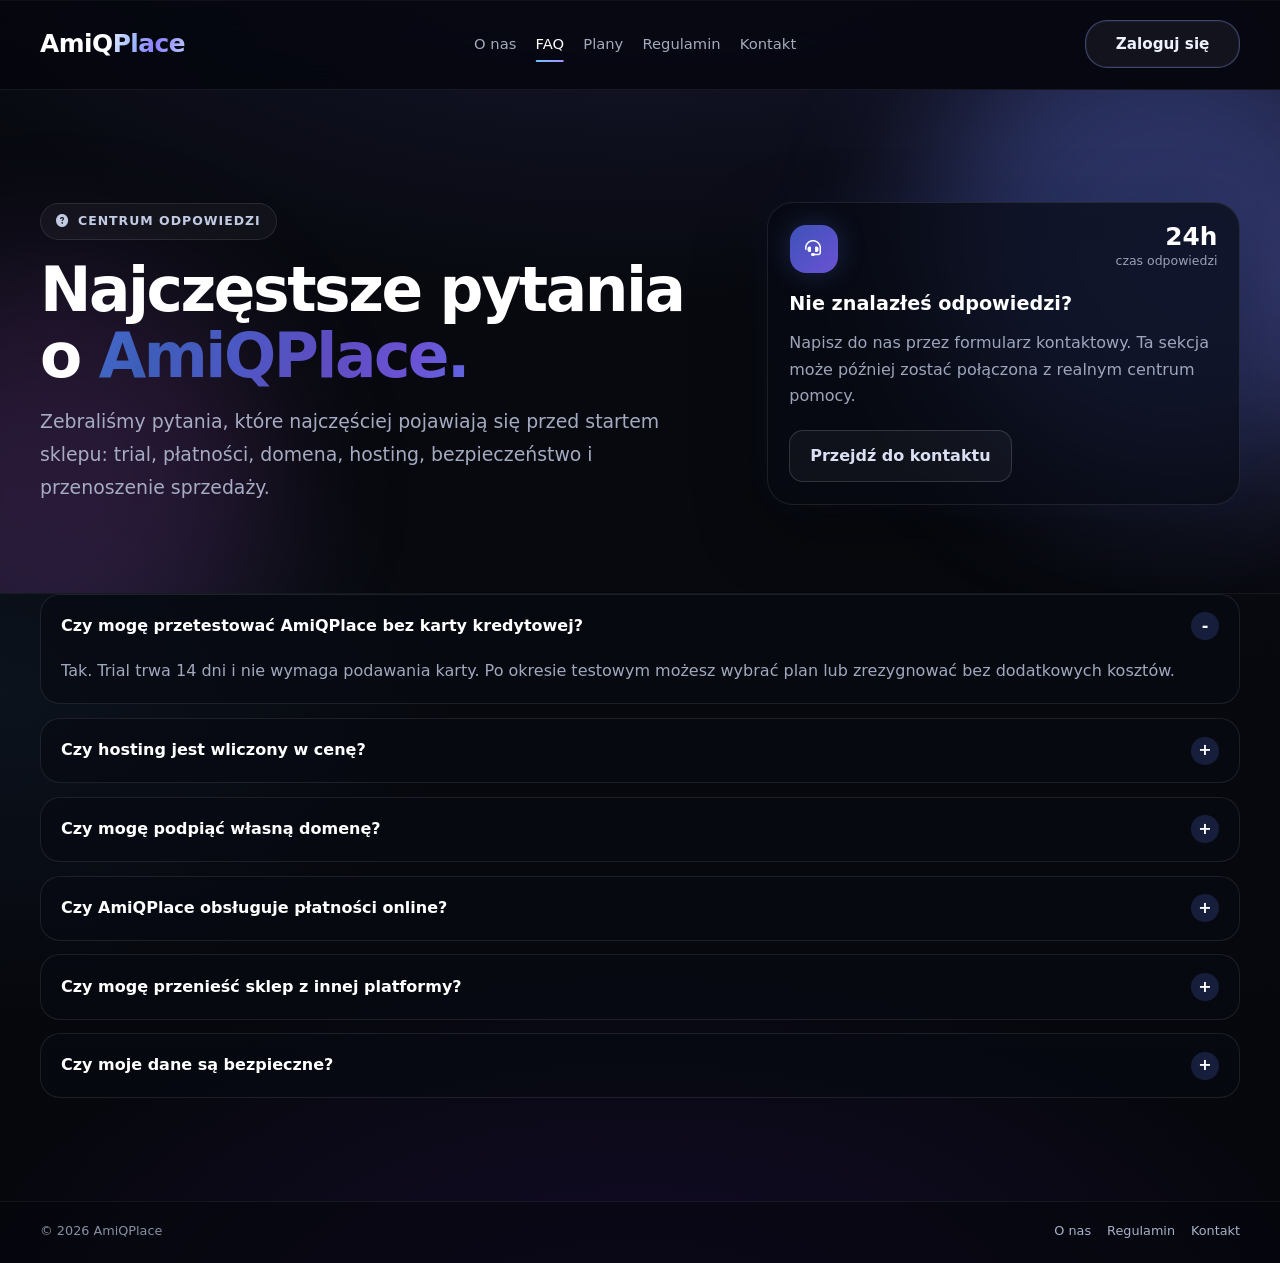
<file: faq.html>
<!DOCTYPE html>
<html lang="pl">
<head>
  <meta charset="UTF-8">
  <title>FAQ — AmiQPlace</title>
  <meta name="viewport" content="width=device-width, initial-scale=1.0">
  <meta name="description" content="Najczęściej zadawane pytania o AmiQPlace, trial, płatności, hosting i konfigurację sklepu.">
  <link rel="stylesheet" href="AmiQPlace - Strona Główna.css">
  <link rel="stylesheet" href="AmiQPlace - Podstrony.css">
  <link rel="stylesheet" href="AmiQPlace - Auth.css">
  <link rel="stylesheet" href="https://cdnjs.cloudflare.com/ajax/libs/font-awesome/6.5.0/css/all.min.css">
  <link href="https://api.fontshare.com/v2/css?f[]=satoshi@700,900&display=swap" rel="stylesheet">
  <link href="https://fonts.googleapis.com/css2?family=Manrope:wght@700;800&display=swap" rel="stylesheet">
</head>
<body class="subpage-body">
  <header class="header">
    <div class="container header-inner">
      <a href="AmiQPlace.com - Strona Główna.html" class="logo" aria-label="AmiQPlace — strona główna">
        <span class="white">AmiQ</span><span class="gradient">Place</span>
      </a>
      <nav class="nav" aria-label="Menu główne">
        <a href="o-nas.html">O nas</a>
        <a href="faq.html" aria-current="page">FAQ</a>
        <a href="AmiQPlace.com - Strona Główna.html#plans">Plany</a>
        <a href="regulamin.html">Regulamin</a>
        <a href="kontakt.html">Kontakt</a>
      </nav>
      <a href="Login.html" class="login">Zaloguj się</a>
      <button type="button" class="menu-toggle" id="menu-toggle" aria-label="Otwórz lub zamknij menu" aria-expanded="false" aria-controls="mobile-menu-drawer">
        <span class="menu-toggle__box" aria-hidden="true"><span class="menu-toggle__bar"></span><span class="menu-toggle__bar"></span><span class="menu-toggle__bar"></span></span>
      </button>
    </div>
  </header>

  <div class="mobile-menu" id="mobile-menu-drawer" role="dialog" aria-modal="true" aria-label="Menu nawigacji mobilnej" aria-hidden="true">
    <div class="mobile-menu__inner">
      <div class="mobile-menu-header">
        <span class="logo-gradient">AmiQPlace</span>
        <button type="button" class="close-menu" aria-label="Zamknij menu"><span class="close-menu__icon" aria-hidden="true"></span></button>
      </div>
      <nav class="mobile-nav" aria-label="Nawigacja główna (mobile)">
        <a href="o-nas.html">O nas</a>
        <a href="faq.html" aria-current="page">FAQ</a>
        <a href="AmiQPlace.com - Strona Główna.html#plans">Plany</a>
        <a href="regulamin.html">Regulamin</a>
        <a href="kontakt.html">Kontakt</a>
      </nav>
      <div class="mobile-menu__divider" aria-hidden="true"></div>
      <div class="mobile-auth">
        <a href="Register.html" class="mobile-btn mobile-btn--primary"><i class="fas fa-user-plus" aria-hidden="true"></i> Utwórz konto</a>
        <a href="Login.html" class="mobile-btn mobile-btn--secondary"><i class="fas fa-right-to-bracket" aria-hidden="true"></i> Zaloguj się</a>
      </div>
    </div>
  </div>
  <div class="mobile-overlay" id="mobile-overlay" aria-hidden="true"></div>

  <main class="subpage-main">
    <section class="subpage-hero">
      <div class="container subpage-hero__inner">
        <div>
          <p class="subpage-eyebrow"><i class="fas fa-circle-question" aria-hidden="true"></i> Centrum odpowiedzi</p>
          <h1 class="subpage-title">Najczęstsze pytania o <span class="gradient-text">AmiQPlace.</span></h1>
          <p class="subpage-lead">Zebraliśmy pytania, które najczęściej pojawiają się przed startem sklepu: trial, płatności, domena, hosting, bezpieczeństwo i przenoszenie sprzedaży.</p>
        </div>
        <aside class="subpage-hero-card">
          <div class="subpage-hero-card__top">
            <span class="subpage-hero-card__icon"><i class="fas fa-headset" aria-hidden="true"></i></span>
            <span class="subpage-stat"><strong>24h</strong><span>czas odpowiedzi</span></span>
          </div>
          <h2>Nie znalazłeś odpowiedzi?</h2>
          <p>Napisz do nas przez formularz kontaktowy. Ta sekcja może później zostać połączona z realnym centrum pomocy.</p>
          <div class="subpage-actions">
            <a href="kontakt.html" class="subpage-button subpage-button--ghost">Przejdź do kontaktu</a>
          </div>
        </aside>
      </div>
    </section>

    <section class="subpage-section subpage-section--compact">
      <div class="container faq-list">
        <details class="faq-item" open>
          <summary>Czy mogę przetestować AmiQPlace bez karty kredytowej?</summary>
          <p>Tak. Trial trwa 14 dni i nie wymaga podawania karty. Po okresie testowym możesz wybrać plan lub zrezygnować bez dodatkowych kosztów.</p>
        </details>
        <details class="faq-item">
          <summary>Czy hosting jest wliczony w cenę?</summary>
          <p>Tak, hosting jest częścią platformy. Dzięki temu nie musisz samodzielnie konfigurować serwera, certyfikatu SSL ani aktualizacji technicznych.</p>
        </details>
        <details class="faq-item">
          <summary>Czy mogę podpiąć własną domenę?</summary>
          <p>Tak. Docelowo w panelu pojawi się prosty proces podpinania domeny wraz z instrukcjami DNS. Na etapie prototypu można przygotować tę sekcję pod integrację.</p>
        </details>
        <details class="faq-item">
          <summary>Czy AmiQPlace obsługuje płatności online?</summary>
          <p>Projekt zakłada integracje z popularnymi operatorami płatności. W przyszłości możesz dopisać tu konkretne bramki, np. Przelewy24, Stripe lub PayU.</p>
        </details>
        <details class="faq-item">
          <summary>Czy mogę przenieść sklep z innej platformy?</summary>
          <p>Tak, planujemy import produktów, kategorii i klientów. W pierwszej wersji można zacząć od ręcznego importu CSV, a później dodać automatyczne migracje.</p>
        </details>
        <details class="faq-item">
          <summary>Czy moje dane są bezpieczne?</summary>
          <p>Założeniem platformy jest szyfrowane połączenie, bezpieczne logowanie, kopie zapasowe i rozdzielenie uprawnień w panelu. Produkcyjnie wymaga to backendu i polityk bezpieczeństwa.</p>
        </details>
      </div>
    </section>
  </main>

  <footer class="auth-footer-min">
    <div class="auth-footer-min__inner">
      <span>© 2026 AmiQPlace</span>
      <div class="auth-footer-min__links">
        <a href="o-nas.html">O nas</a>
        <a href="regulamin.html">Regulamin</a>
        <a href="kontakt.html">Kontakt</a>
      </div>
    </div>
  </footer>

  <script src="auth.js" defer></script>
  <script src="account.js" defer></script>
</body>
</html>
</file>
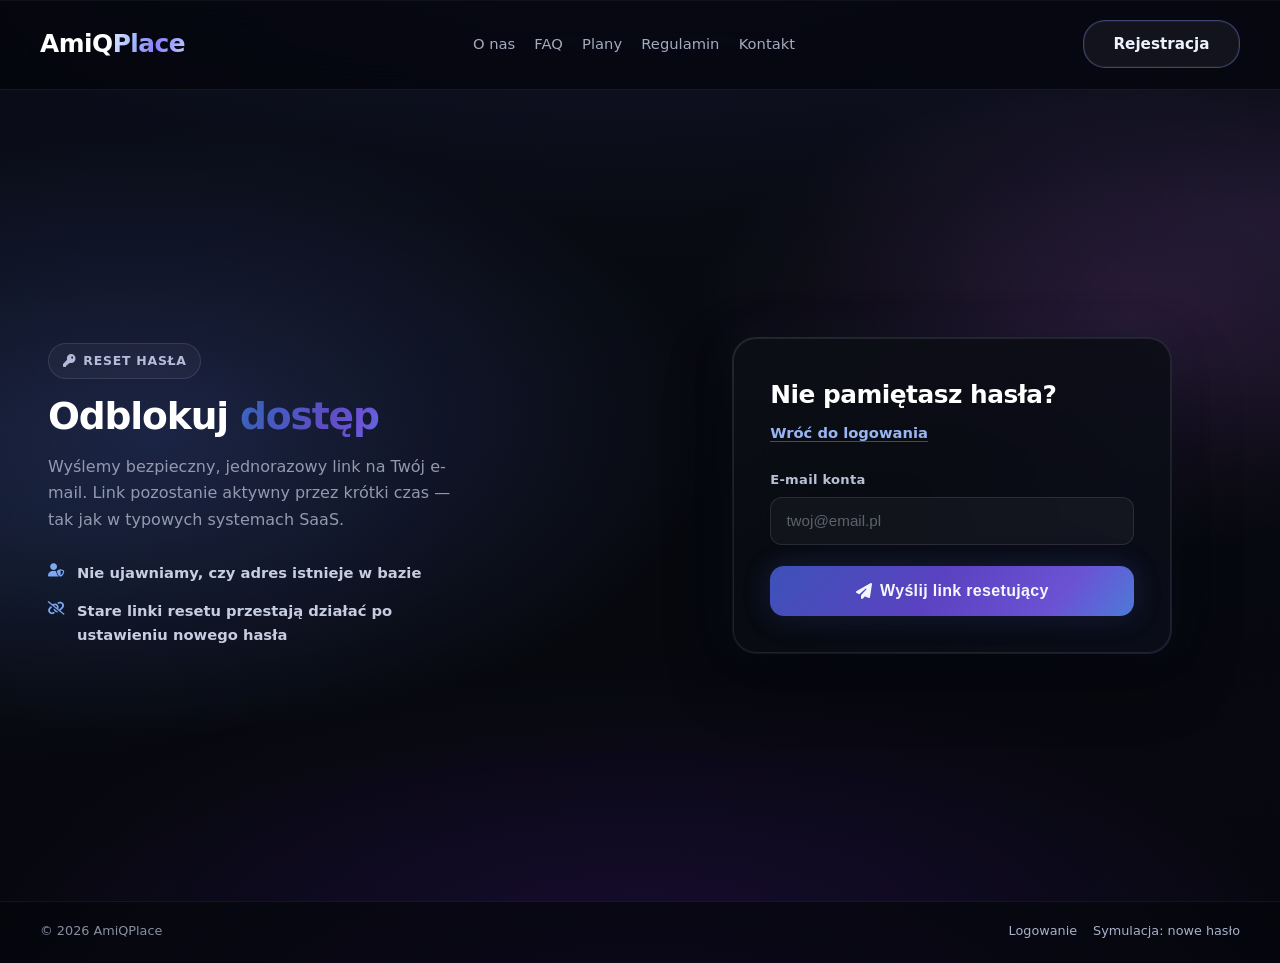
<file: forgot-password.html>
<!DOCTYPE html>
<html lang="pl">
<head>
  <meta charset="UTF-8">
  <title>Odzyskiwanie hasła — AmiQPlace</title>
  <meta name="viewport" content="width=device-width, initial-scale=1.0">
  <meta name="description" content="Zresetuj hasło do konta AmiQPlace.">
  <link rel="stylesheet" href="AmiQPlace - Strona Główna.css">
  <link rel="stylesheet" href="AmiQPlace - Auth.css">
  <link rel="stylesheet" href="https://cdnjs.cloudflare.com/ajax/libs/font-awesome/6.5.0/css/all.min.css">
  <link href="https://api.fontshare.com/v2/css?f[]=satoshi@700,900&display=swap" rel="stylesheet">
  <link href="https://fonts.googleapis.com/css2?family=Manrope:wght@700;800&display=swap" rel="stylesheet">
</head>
<body class="auth-page">

  <header class="header auth-header">
    <div class="container header-inner">
      <a href="AmiQPlace.com - Strona Główna.html" class="logo" aria-label="AmiQPlace — strona główna">
        <span class="white">AmiQ</span><span class="gradient">Place</span>
      </a>

      <nav class="nav" aria-label="Menu główne">
        <a href="o-nas.html">O nas</a>
        <a href="faq.html">FAQ</a>
        <a href="AmiQPlace.com - Strona Główna.html#plans">Plany</a>
        <a href="regulamin.html">Regulamin</a>
        <a href="kontakt.html">Kontakt</a>
      </nav>

      <a href="Register.html" class="login">Rejestracja</a>

      <button
        type="button"
        class="menu-toggle"
        id="menu-toggle"
        aria-label="Otwórz lub zamknij menu"
        aria-expanded="false"
        aria-controls="mobile-menu-drawer"
      >
        <span class="menu-toggle__box" aria-hidden="true">
          <span class="menu-toggle__bar"></span>
          <span class="menu-toggle__bar"></span>
          <span class="menu-toggle__bar"></span>
        </span>
      </button>
    </div>
  </header>

  <div
    class="mobile-menu"
    id="mobile-menu-drawer"
    role="dialog"
    aria-modal="true"
    aria-label="Menu nawigacji mobilnej"
    aria-hidden="true"
  >
    <div class="mobile-menu__inner">
      <div class="mobile-menu-header">
        <span class="logo-gradient">AmiQPlace</span>
        <button type="button" class="close-menu" aria-label="Zamknij menu">
          <span class="close-menu__icon" aria-hidden="true"></span>
        </button>
      </div>
      <nav class="mobile-nav" aria-label="Nawigacja (mobile)">
        <a href="o-nas.html">O nas</a>
        <a href="faq.html">FAQ</a>
        <a href="AmiQPlace.com - Strona Główna.html#plans">Plany</a>
        <a href="regulamin.html">Regulamin</a>
        <a href="kontakt.html">Kontakt</a>
      </nav>
    </div>
  </div>
  <div class="mobile-overlay" id="mobile-overlay" aria-hidden="true"></div>

  <main>
    <div class="auth-layout">
      <aside class="auth-aside">
        <div class="auth-aside__ambient" aria-hidden="true">
          <div class="auth-aside__orb auth-aside__orb--a"></div>
          <div class="auth-aside__orb auth-aside__orb--b"></div>
        </div>
        <div class="auth-aside__inner">
          <p class="auth-aside__eyebrow"><i class="fas fa-key" aria-hidden="true"></i> Reset hasła</p>
          <h1 class="auth-aside__title">Odblokuj <span class="gradient-text">dostęp</span></h1>
          <p class="auth-aside__lead">
            Wyślemy bezpieczny, jednorazowy link na Twój e-mail. Link pozostanie aktywny przez krótki czas — tak jak w typowych systemach SaaS.
          </p>
          <ul class="auth-aside__list">
            <li><i class="fas fa-user-shield" aria-hidden="true"></i> Nie ujawniamy, czy adres istnieje w bazie</li>
            <li><i class="fas fa-link-slash" aria-hidden="true"></i> Stare linki resetu przestają działać po ustawieniu nowego hasła</li>
          </ul>
        </div>
      </aside>

      <div class="auth-panel">
        <div class="auth-panel__mesh" aria-hidden="true"></div>
        <div class="auth-card">
          <div class="auth-card__inner">
            <div class="auth-card__head">
              <h1>Nie pamiętasz hasła?</h1>
              <p><a href="Login.html">Wróć do logowania</a></p>
            </div>

            <form class="auth-form" id="form-forgot" novalidate>
              <div class="auth-field">
                <label for="forgot-email">E-mail konta</label>
                <input
                  id="forgot-email"
                  name="email"
                  type="email"
                  autocomplete="email"
                  required
                  placeholder="twoj@email.pl"
                >
                <p class="auth-field__error" role="alert"></p>
              </div>

              <button type="submit" class="auth-submit">
                <i class="fas fa-paper-plane" aria-hidden="true"></i>
                Wyślij link resetujący
              </button>
            </form>

            <div id="forgot-result" hidden></div>
          </div>
        </div>
      </div>
    </div>
  </main>

  <footer class="auth-footer-min">
    <div class="auth-footer-min__inner">
      <span>© 2026 AmiQPlace</span>
      <div class="auth-footer-min__links">
        <a href="Login.html">Logowanie</a>
        <a href="reset-password.html">Symulacja: nowe hasło</a>
      </div>
    </div>
  </footer>

  <script src="auth.js" defer></script>
</body>
</html>
</file>
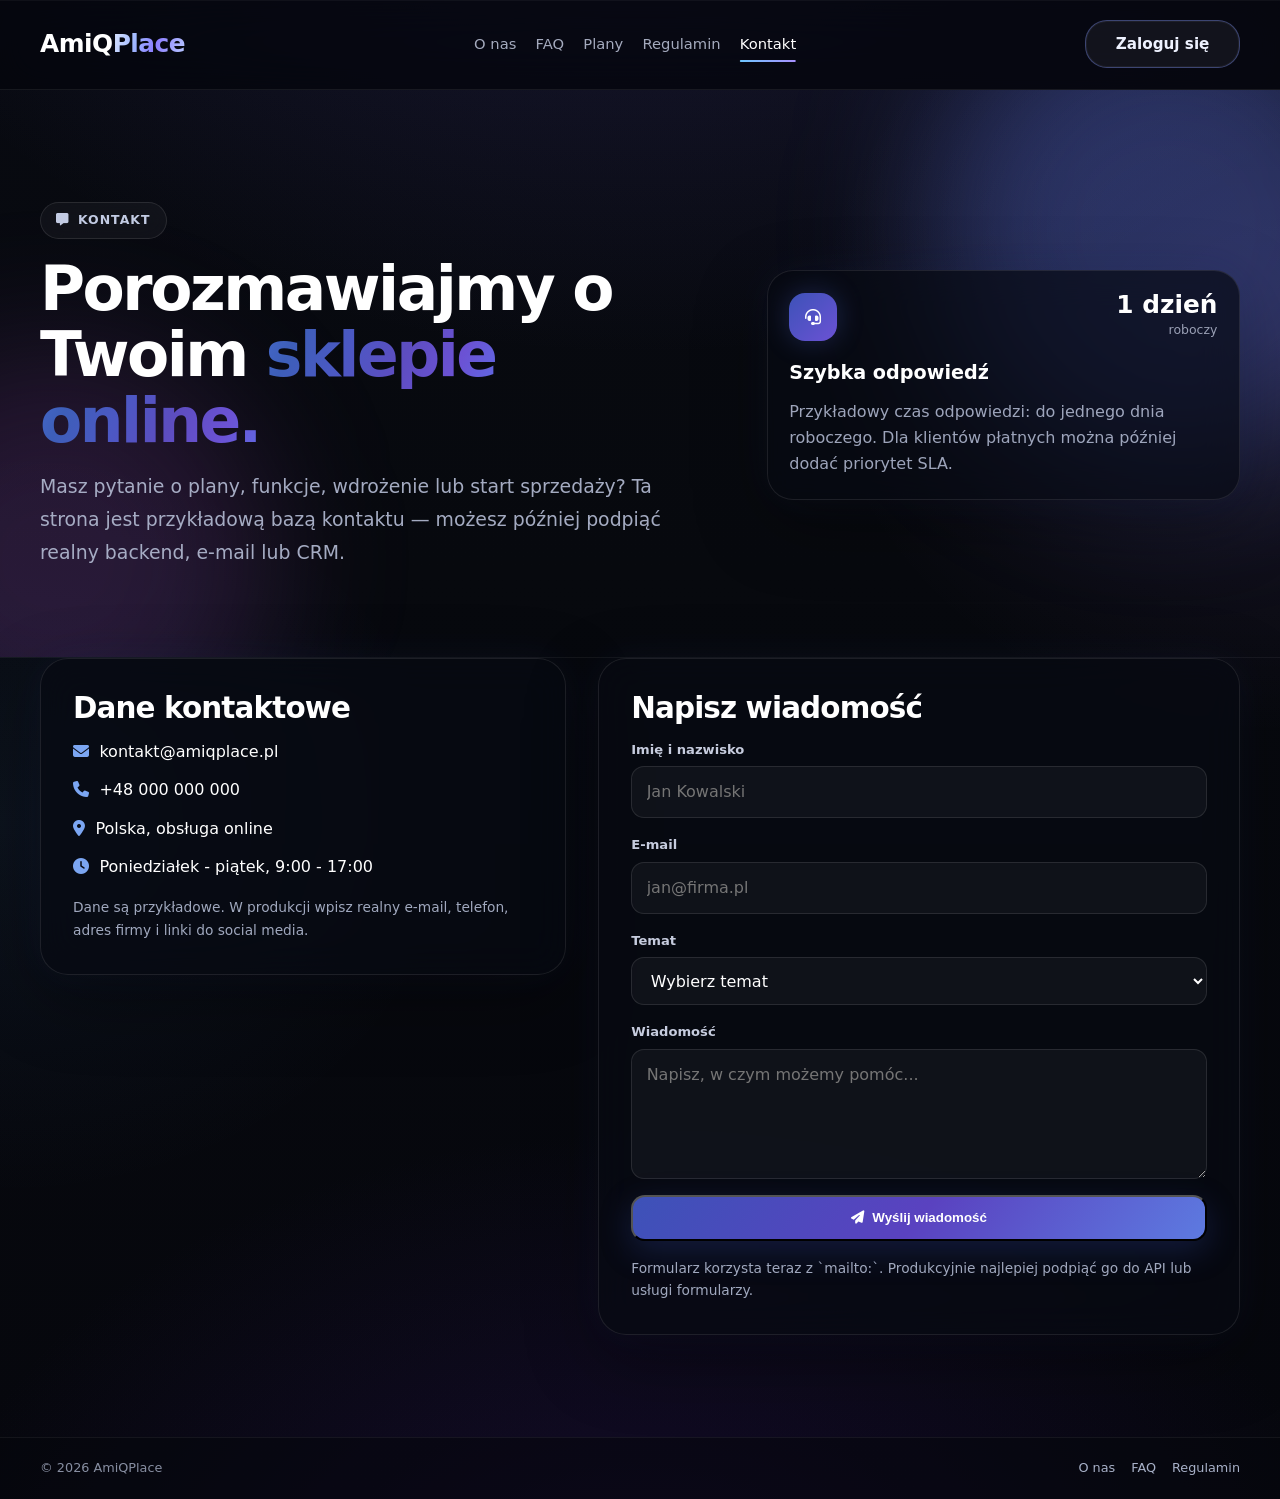
<file: kontakt.html>
<!DOCTYPE html>
<html lang="pl">
<head>
  <meta charset="UTF-8">
  <title>Kontakt — AmiQPlace</title>
  <meta name="viewport" content="width=device-width, initial-scale=1.0">
  <meta name="description" content="Skontaktuj się z zespołem AmiQPlace w sprawie platformy e-commerce, planów, wdrożenia lub pomocy technicznej.">
  <link rel="stylesheet" href="AmiQPlace - Strona Główna.css">
  <link rel="stylesheet" href="AmiQPlace - Podstrony.css">
  <link rel="stylesheet" href="https://cdnjs.cloudflare.com/ajax/libs/font-awesome/6.5.0/css/all.min.css">
  <link href="https://api.fontshare.com/v2/css?f[]=satoshi@700,900&display=swap" rel="stylesheet">
  <link href="https://fonts.googleapis.com/css2?family=Manrope:wght@700;800&display=swap" rel="stylesheet">
</head>
<body class="subpage-body">
  <header class="header">
    <div class="container header-inner">
      <a href="AmiQPlace.com - Strona Główna.html" class="logo" aria-label="AmiQPlace — strona główna">
        <span class="white">AmiQ</span><span class="gradient">Place</span>
      </a>
      <nav class="nav" aria-label="Menu główne">
        <a href="o-nas.html">O nas</a>
        <a href="faq.html">FAQ</a>
        <a href="AmiQPlace.com - Strona Główna.html#plans">Plany</a>
        <a href="regulamin.html">Regulamin</a>
        <a href="kontakt.html" aria-current="page">Kontakt</a>
      </nav>
      <a href="Login.html" class="login">Zaloguj się</a>
      <button type="button" class="menu-toggle" id="menu-toggle" aria-label="Otwórz lub zamknij menu" aria-expanded="false" aria-controls="mobile-menu-drawer">
        <span class="menu-toggle__box" aria-hidden="true"><span class="menu-toggle__bar"></span><span class="menu-toggle__bar"></span><span class="menu-toggle__bar"></span></span>
      </button>
    </div>
  </header>

  <div class="mobile-menu" id="mobile-menu-drawer" role="dialog" aria-modal="true" aria-label="Menu nawigacji mobilnej" aria-hidden="true">
    <div class="mobile-menu__inner">
      <div class="mobile-menu-header">
        <span class="logo-gradient">AmiQPlace</span>
        <button type="button" class="close-menu" aria-label="Zamknij menu"><span class="close-menu__icon" aria-hidden="true"></span></button>
      </div>
      <nav class="mobile-nav" aria-label="Nawigacja główna (mobile)">
        <a href="o-nas.html">O nas</a>
        <a href="faq.html">FAQ</a>
        <a href="AmiQPlace.com - Strona Główna.html#plans">Plany</a>
        <a href="regulamin.html">Regulamin</a>
        <a href="kontakt.html" aria-current="page">Kontakt</a>
      </nav>
      <div class="mobile-menu__divider" aria-hidden="true"></div>
      <div class="mobile-auth">
        <a href="Register.html" class="mobile-btn mobile-btn--primary"><i class="fas fa-user-plus" aria-hidden="true"></i> Utwórz konto</a>
        <a href="Login.html" class="mobile-btn mobile-btn--secondary"><i class="fas fa-right-to-bracket" aria-hidden="true"></i> Zaloguj się</a>
      </div>
    </div>
  </div>
  <div class="mobile-overlay" id="mobile-overlay" aria-hidden="true"></div>

  <main class="subpage-main">
    <section class="subpage-hero">
      <div class="container subpage-hero__inner">
        <div>
          <p class="subpage-eyebrow"><i class="fas fa-message" aria-hidden="true"></i> Kontakt</p>
          <h1 class="subpage-title">Porozmawiajmy o Twoim <span class="gradient-text">sklepie online.</span></h1>
          <p class="subpage-lead">Masz pytanie o plany, funkcje, wdrożenie lub start sprzedaży? Ta strona jest przykładową bazą kontaktu — możesz później podpiąć realny backend, e-mail lub CRM.</p>
        </div>
        <aside class="subpage-hero-card">
          <div class="subpage-hero-card__top">
            <span class="subpage-hero-card__icon"><i class="fas fa-headset" aria-hidden="true"></i></span>
            <span class="subpage-stat"><strong>1 dzień</strong><span>roboczy</span></span>
          </div>
          <h2>Szybka odpowiedź</h2>
          <p>Przykładowy czas odpowiedzi: do jednego dnia roboczego. Dla klientów płatnych można później dodać priorytet SLA.</p>
        </aside>
      </div>
    </section>

    <section class="subpage-section subpage-section--compact">
      <div class="container contact-layout">
        <aside class="subpage-panel">
          <h2>Dane kontaktowe</h2>
          <ul class="subpage-list">
            <li><i class="fas fa-envelope" aria-hidden="true"></i> kontakt@amiqplace.pl</li>
            <li><i class="fas fa-phone" aria-hidden="true"></i> +48 000 000 000</li>
            <li><i class="fas fa-location-dot" aria-hidden="true"></i> Polska, obsługa online</li>
            <li><i class="fas fa-clock" aria-hidden="true"></i> Poniedziałek - piątek, 9:00 - 17:00</li>
          </ul>
          <p class="subpage-footer-note">Dane są przykładowe. W produkcji wpisz realny e-mail, telefon, adres firmy i linki do social media.</p>
        </aside>

        <section class="subpage-panel" aria-labelledby="contact-form-heading">
          <h2 id="contact-form-heading">Napisz wiadomość</h2>
          <form class="contact-form" action="mailto:kontakt@amiqplace.pl" method="post" enctype="text/plain">
            <div class="contact-field">
              <label for="contact-name">Imię i nazwisko</label>
              <input id="contact-name" name="name" type="text" autocomplete="name" placeholder="Jan Kowalski" required>
            </div>
            <div class="contact-field">
              <label for="contact-email">E-mail</label>
              <input id="contact-email" name="email" type="email" autocomplete="email" placeholder="jan@firma.pl" required>
            </div>
            <div class="contact-field">
              <label for="contact-topic">Temat</label>
              <select id="contact-topic" name="topic" required>
                <option value="">Wybierz temat</option>
                <option>Start sklepu</option>
                <option>Plany i płatności</option>
                <option>Pomoc techniczna</option>
                <option>Współpraca</option>
              </select>
            </div>
            <div class="contact-field">
              <label for="contact-message">Wiadomość</label>
              <textarea id="contact-message" name="message" placeholder="Napisz, w czym możemy pomóc..." required></textarea>
            </div>
            <button type="submit" class="subpage-button"><i class="fas fa-paper-plane" aria-hidden="true"></i> Wyślij wiadomość</button>
          </form>
          <p class="subpage-footer-note">Formularz korzysta teraz z `mailto:`. Produkcyjnie najlepiej podpiąć go do API lub usługi formularzy.</p>
        </section>
      </div>
    </section>
  </main>

  <footer class="auth-footer-min">
    <div class="auth-footer-min__inner">
      <span>© 2026 AmiQPlace</span>
      <div class="auth-footer-min__links">
        <a href="o-nas.html">O nas</a>
        <a href="faq.html">FAQ</a>
        <a href="regulamin.html">Regulamin</a>
      </div>
    </div>
  </footer>

  <script src="auth.js" defer></script>
  <script src="account.js" defer></script>
</body>
</html>
</file>
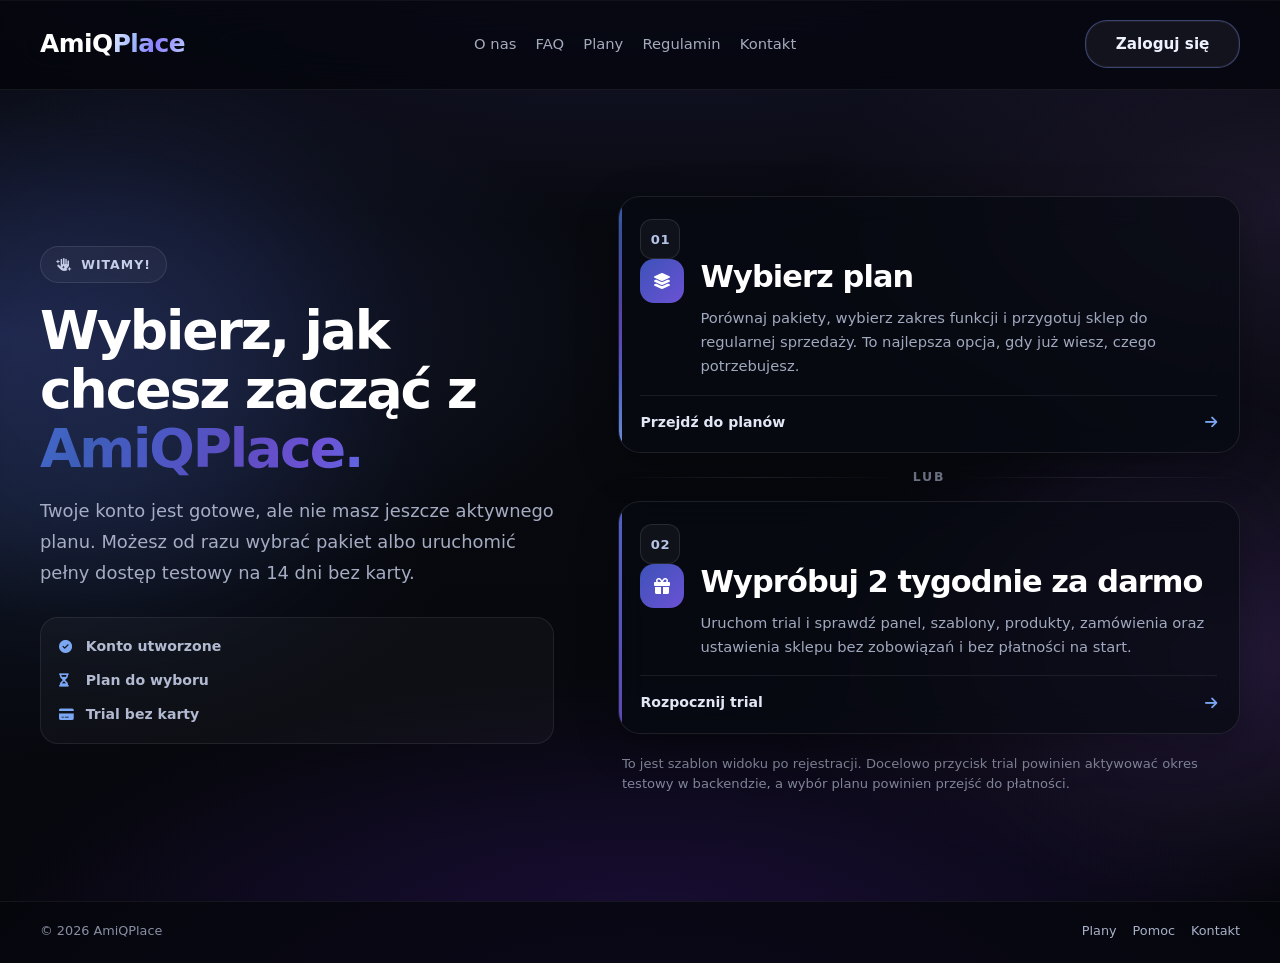
<file: konto-start.html>
<!DOCTYPE html>
<html lang="pl">
<head>
  <meta charset="UTF-8">
  <title>Start konta — AmiQPlace</title>
  <meta name="viewport" content="width=device-width, initial-scale=1.0">
  <meta name="description" content="Wybierz plan lub uruchom 14-dniowy trial AmiQPlace po rejestracji.">
  <link rel="stylesheet" href="AmiQPlace - Strona Główna.css">
  <link rel="stylesheet" href="AmiQPlace - Podstrony.css">
  <link rel="stylesheet" href="AmiQPlace - Konto.css">
  <link rel="stylesheet" href="https://cdnjs.cloudflare.com/ajax/libs/font-awesome/6.5.0/css/all.min.css">
  <link href="https://api.fontshare.com/v2/css?f[]=satoshi@700,900&display=swap" rel="stylesheet">
  <link href="https://fonts.googleapis.com/css2?family=Manrope:wght@700;800&display=swap" rel="stylesheet">
</head>
<body class="account-page account-start-page">
  <header class="header">
    <div class="container header-inner">
      <a href="AmiQPlace.com - Strona Główna.html" class="logo" data-account-logo aria-label="AmiQPlace — strona główna">
        <span class="white">AmiQ</span><span class="gradient">Place</span>
      </a>

      <nav class="nav" aria-label="Menu główne">
        <a href="o-nas.html">O nas</a>
        <a href="faq.html">FAQ</a>
        <a href="plany.html">Plany</a>
        <a href="regulamin.html">Regulamin</a>
        <a href="kontakt.html">Kontakt</a>
      </nav>

      <a href="Login.html" class="login">Zaloguj się</a>
    </div>
  </header>

  <main class="account-main">
    <section class="start-onboard" aria-labelledby="account-choice-heading">
      <div class="start-onboard__ambient" aria-hidden="true">
        <div class="start-onboard__orb start-onboard__orb--a"></div>
        <div class="start-onboard__orb start-onboard__orb--b"></div>
      </div>

      <div class="container start-onboard__layout">
        <header class="start-onboard__intro">
          <span class="start-onboard__badge"><i class="fas fa-hand-sparkles" aria-hidden="true"></i> Witamy!</span>
          <h1 id="account-choice-heading">Wybierz, jak chcesz zacząć z <span class="gradient-text">AmiQPlace.</span></h1>
          <p>Twoje konto jest gotowe, ale nie masz jeszcze aktywnego planu. Możesz od razu wybrać pakiet albo uruchomić pełny dostęp testowy na 14 dni bez karty.</p>

          <ul class="start-onboard__status" aria-label="Status konta">
            <li><i class="fas fa-circle-check" aria-hidden="true"></i> Konto utworzone</li>
            <li><i class="fas fa-hourglass-half" aria-hidden="true"></i> Plan do wyboru</li>
            <li><i class="fas fa-credit-card" aria-hidden="true"></i> Trial bez karty</li>
          </ul>
        </header>

        <div class="start-onboard__paths">
          <a href="plany.html" class="start-path-card account-option">
            <span class="start-path-card__rail" aria-hidden="true">
              <span class="start-path-card__step">01</span>
            </span>
            <span class="start-path-card__body">
              <span class="start-path-card__icon"><i class="fas fa-layer-group" aria-hidden="true"></i></span>
              <span class="start-path-card__copy">
                <h2>Wybierz plan</h2>
                <p>Porównaj pakiety, wybierz zakres funkcji i przygotuj sklep do regularnej sprzedaży. To najlepsza opcja, gdy już wiesz, czego potrzebujesz.</p>
              </span>
            </span>
            <span class="start-path-card__cta account-option__footer">
              <span>Przejdź do planów</span>
              <i class="fas fa-arrow-right" aria-hidden="true"></i>
            </span>
          </a>

          <div class="start-onboard__divider" role="separator" aria-label="Alternatywa">
            <span>lub</span>
          </div>

          <a href="#" class="start-path-card start-path-card--trial account-option account-option--trial" data-start-trial>
            <span class="start-path-card__rail start-path-card__rail--trial" aria-hidden="true">
              <span class="start-path-card__step">02</span>
            </span>
            <span class="start-path-card__body">
              <span class="start-path-card__icon start-path-card__icon--trial"><i class="fas fa-gift" aria-hidden="true"></i></span>
              <span class="start-path-card__copy">
                <h2>Wypróbuj 2 tygodnie za darmo</h2>
                <p>Uruchom trial i sprawdź panel, szablony, produkty, zamówienia oraz ustawienia sklepu bez zobowiązań i bez płatności na start.</p>
              </span>
            </span>
            <span class="start-path-card__cta account-option__footer">
              <span>Rozpocznij trial</span>
              <i class="fas fa-arrow-right" aria-hidden="true"></i>
            </span>
          </a>

          <p class="start-onboard__note">To jest szablon widoku po rejestracji. Docelowo przycisk trial powinien aktywować okres testowy w backendzie, a wybór planu powinien przejść do płatności.</p>
        </div>
      </div>
    </section>
  </main>

  <footer class="auth-footer-min">
    <div class="auth-footer-min__inner">
      <span>© 2026 AmiQPlace</span>
      <div class="auth-footer-min__links">
        <a href="plany.html">Plany</a>
        <a href="faq.html">Pomoc</a>
        <a href="kontakt.html">Kontakt</a>
      </div>
    </div>
  </footer>

  <script src="auth.js" defer></script>
  <script src="account.js" defer></script>
</body>
</html>

<html>
  <heat>
</file>
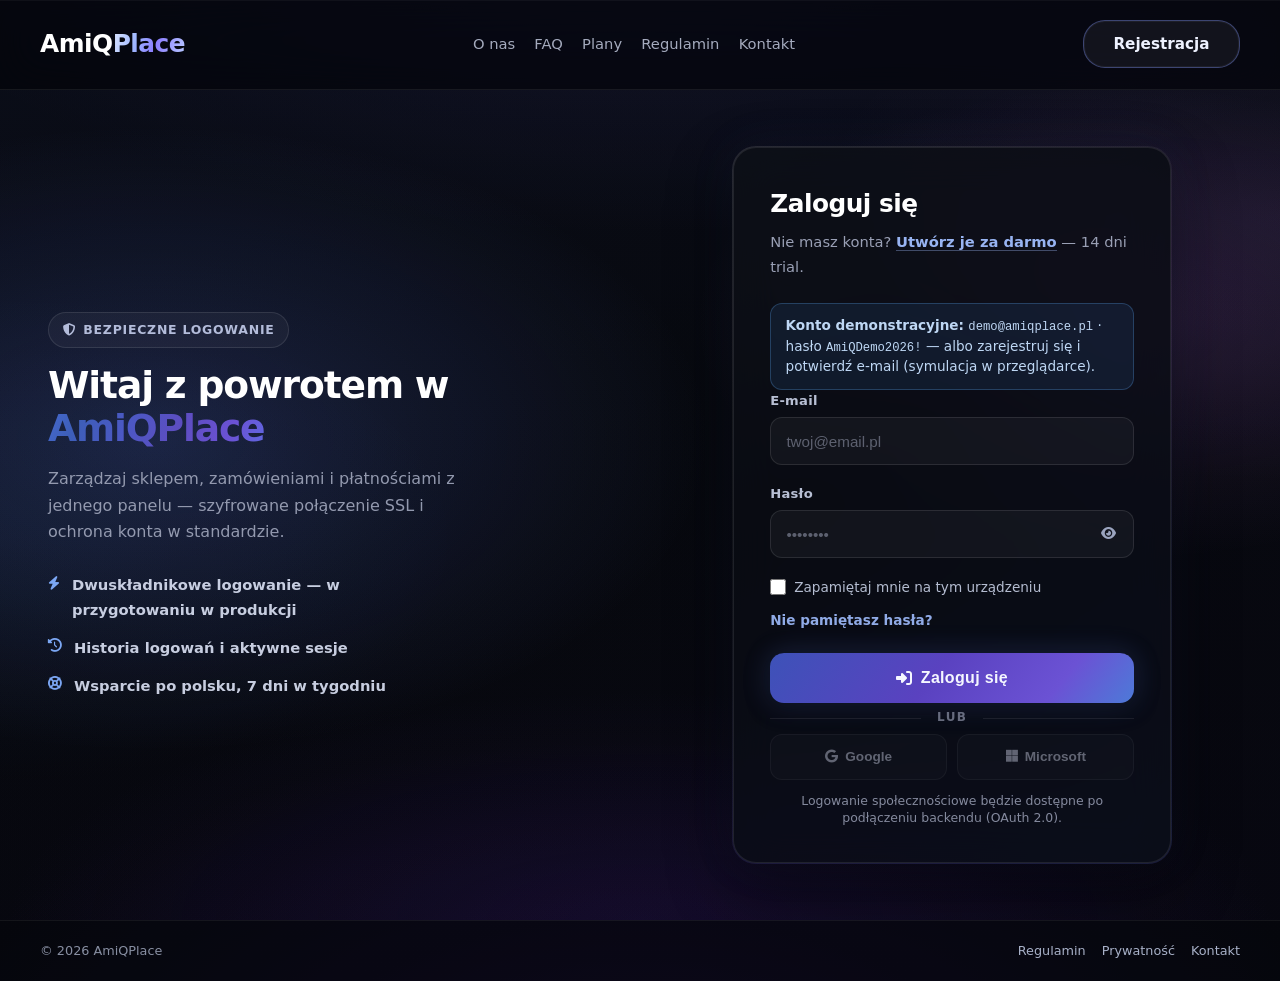
<file: Login.html>
<!DOCTYPE html>
<html lang="pl">
<head>
  <meta charset="UTF-8">
  <title>Logowanie — AmiQPlace</title>
  <meta name="viewport" content="width=device-width, initial-scale=1.0">
  <meta name="description" content="Zaloguj się do panelu AmiQPlace — sklep online w kilka minut.">
  <link rel="stylesheet" href="AmiQPlace - Strona Główna.css">
  <link rel="stylesheet" href="AmiQPlace - Auth.css">
  <link rel="stylesheet" href="https://cdnjs.cloudflare.com/ajax/libs/font-awesome/6.5.0/css/all.min.css">
  <link href="https://api.fontshare.com/v2/css?f[]=satoshi@700,900&display=swap" rel="stylesheet">
  <link href="https://fonts.googleapis.com/css2?family=Manrope:wght@700;800&display=swap" rel="stylesheet">
</head>
<body class="auth-page">

  <header class="header auth-header">
    <div class="container header-inner">
      <a href="AmiQPlace.com - Strona Główna.html" class="logo" aria-label="AmiQPlace — strona główna">
        <span class="white">AmiQ</span><span class="gradient">Place</span>
      </a>

      <nav class="nav" aria-label="Menu główne">
        <a href="o-nas.html">O nas</a>
        <a href="faq.html">FAQ</a>
        <a href="AmiQPlace.com - Strona Główna.html#plans">Plany</a>
        <a href="regulamin.html">Regulamin</a>
        <a href="kontakt.html">Kontakt</a>
      </nav>

      <a href="Register.html" class="login">Rejestracja</a>

      <button
        type="button"
        class="menu-toggle"
        id="menu-toggle"
        aria-label="Otwórz lub zamknij menu"
        aria-expanded="false"
        aria-controls="mobile-menu-drawer"
      >
        <span class="menu-toggle__box" aria-hidden="true">
          <span class="menu-toggle__bar"></span>
          <span class="menu-toggle__bar"></span>
          <span class="menu-toggle__bar"></span>
        </span>
      </button>
    </div>
  </header>

  <div
    class="mobile-menu"
    id="mobile-menu-drawer"
    role="dialog"
    aria-modal="true"
    aria-label="Menu nawigacji mobilnej"
    aria-hidden="true"
  >
    <div class="mobile-menu__inner">
      <div class="mobile-menu-header">
        <span class="logo-gradient">AmiQPlace</span>
        <button type="button" class="close-menu" aria-label="Zamknij menu">
          <span class="close-menu__icon" aria-hidden="true"></span>
        </button>
      </div>
      <nav class="mobile-nav" aria-label="Nawigacja (mobile)">
        <a href="o-nas.html">O nas</a>
        <a href="faq.html">FAQ</a>
        <a href="AmiQPlace.com - Strona Główna.html#plans">Plany</a>
        <a href="regulamin.html">Regulamin</a>
        <a href="kontakt.html">Kontakt</a>
      </nav>
      <div class="mobile-menu__divider" aria-hidden="true"></div>
      <div class="mobile-auth">
        <a href="Register.html" class="mobile-btn mobile-btn--primary">
          <i class="fas fa-user-plus" aria-hidden="true"></i>
          Utwórz konto
        </a>
        <p class="mobile-hint">Już masz konto? Jesteś na stronie logowania.</p>
      </div>
    </div>
  </div>
  <div class="mobile-overlay" id="mobile-overlay" aria-hidden="true"></div>

  <main>
    <div class="auth-layout">
      <aside class="auth-aside" aria-hidden="false">
        <div class="auth-aside__ambient" aria-hidden="true">
          <div class="auth-aside__orb auth-aside__orb--a"></div>
          <div class="auth-aside__orb auth-aside__orb--b"></div>
        </div>
        <div class="auth-aside__inner">
          <p class="auth-aside__eyebrow"><i class="fas fa-shield-halved" aria-hidden="true"></i> Bezpieczne logowanie</p>
          <h1 class="auth-aside__title">Witaj z powrotem w <span class="gradient-text">AmiQPlace</span></h1>
          <p class="auth-aside__lead">
            Zarządzaj sklepem, zamówieniami i płatnościami z jednego panelu — szyfrowane połączenie SSL i ochrona konta w standardzie.
          </p>
          <ul class="auth-aside__list">
            <li><i class="fas fa-bolt" aria-hidden="true"></i> Dwuskładnikowe logowanie — w przygotowaniu w produkcji</li>
            <li><i class="fas fa-clock-rotate-left" aria-hidden="true"></i> Historia logowań i aktywne sesje</li>
            <li><i class="fas fa-life-ring" aria-hidden="true"></i> Wsparcie po polsku, 7 dni w tygodniu</li>
          </ul>
        </div>
      </aside>

      <div class="auth-panel">
        <div class="auth-panel__mesh" aria-hidden="true"></div>
        <div class="auth-card">
          <div class="auth-card__inner">
            <div class="auth-card__head">
              <h1>Zaloguj się</h1>
              <p>Nie masz konta? <a href="Register.html">Utwórz je za darmo</a> — 14 dni trial.</p>
            </div>

            <p class="auth-banner auth-banner--info" id="login-banner" hidden></p>

            <p class="auth-banner auth-banner--info">
              <strong>Konto demonstracyjne:</strong> <code style="font-size:0.9em">demo@amiqplace.pl</code> · hasło
              <code style="font-size:0.9em">AmiQDemo2026!</code> — albo zarejestruj się i potwierdź e-mail (symulacja w przeglądarce).
            </p>

            <form class="auth-form" id="form-login" novalidate>
              <div class="auth-field">
                <label for="login-email">E-mail</label>
                <input
                  id="login-email"
                  name="email"
                  type="email"
                  autocomplete="email"
                  required
                  placeholder="twoj@email.pl"
                >
                <p class="auth-field__error" role="alert"></p>
              </div>

              <div class="auth-field">
                <label for="login-password">Hasło</label>
                <div class="auth-field__wrap">
                  <input
                    id="login-password"
                    name="password"
                    type="password"
                    autocomplete="current-password"
                    required
                    minlength="8"
                    placeholder="••••••••"
                  >
                  <button
                    type="button"
                    class="auth-toggle-pass"
                    data-toggle-password
                    aria-controls="login-password"
                    aria-label="Pokaż hasło"
                  >
                    <i class="fas fa-eye" aria-hidden="true"></i>
                  </button>
                </div>
                <p class="auth-field__error" role="alert"></p>
              </div>

              <div class="auth-row">
                <label class="auth-check" for="login-remember">
                  <input type="checkbox" id="login-remember" name="remember">
                  <span>Zapamiętaj mnie na tym urządzeniu</span>
                </label>
                <a class="auth-link-muted" href="forgot-password.html">Nie pamiętasz hasła?</a>
              </div>

              <button type="submit" class="auth-submit">
                <i class="fas fa-right-to-bracket" aria-hidden="true"></i>
                Zaloguj się
              </button>
            </form>

            <p class="auth-divider" role="presentation">lub</p>

            <div class="auth-social">
              <button type="button" class="auth-social__btn" disabled title="Wymaga konfiguracji OAuth po stronie serwera">
                <i class="fab fa-google" aria-hidden="true"></i>
                Google
              </button>
              <button type="button" class="auth-social__btn" disabled title="Wymaga konfiguracji OAuth po stronie serwera">
                <i class="fab fa-microsoft" aria-hidden="true"></i>
                Microsoft
              </button>
            </div>
            <p class="auth-field__hint" style="margin-top:0.75rem;text-align:center">
              Logowanie społecznościowe będzie dostępne po podłączeniu backendu (OAuth 2.0).
            </p>
          </div>
        </div>
      </div>
    </div>
  </main>

  <footer class="auth-footer-min">
    <div class="auth-footer-min__inner">
      <span>© 2026 AmiQPlace</span>
      <div class="auth-footer-min__links">
        <a href="regulamin.html">Regulamin</a>
        <a href="regulamin.html">Prywatność</a>
        <a href="kontakt.html">Kontakt</a>
      </div>
    </div>
  </footer>

  <script src="auth.js" defer></script>
</body>
</html>
</file>
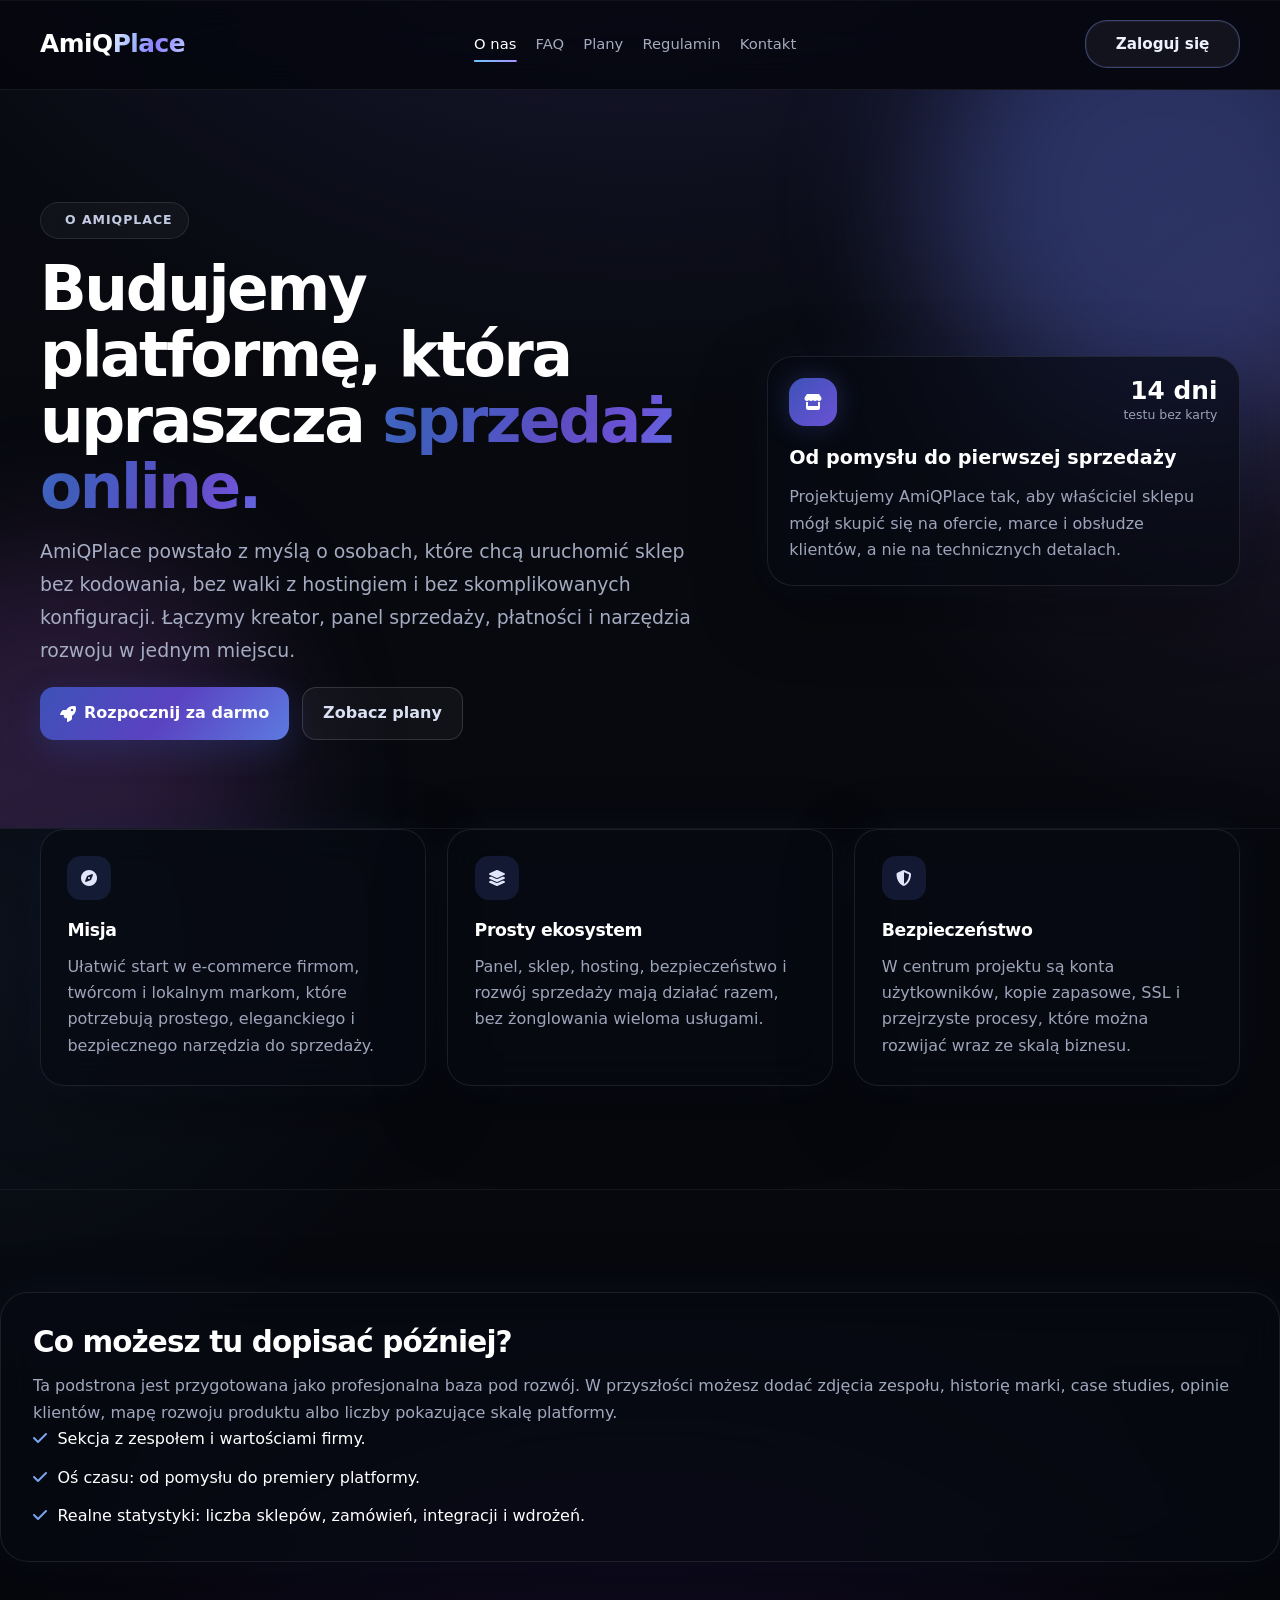
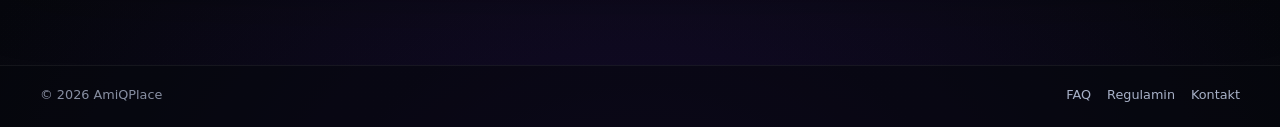
<file: o-nas.html>
<!DOCTYPE html>
<html lang="pl">
<head>
  <meta charset="UTF-8">
  <title>O nas — AmiQPlace</title>
  <meta name="viewport" content="width=device-width, initial-scale=1.0">
  <meta name="description" content="Poznaj AmiQPlace — nowoczesną platformę e-commerce dla firm, które chcą sprzedawać online bez barier technicznych.">
  <link rel="stylesheet" href="AmiQPlace - Strona Główna.css">
  <link rel="stylesheet" href="AmiQPlace - Podstrony.css">
  <link rel="stylesheet" href="https://cdnjs.cloudflare.com/ajax/libs/font-awesome/6.5.0/css/all.min.css">
  <link href="https://api.fontshare.com/v2/css?f[]=satoshi@700,900&display=swap" rel="stylesheet">
  <link href="https://fonts.googleapis.com/css2?family=Manrope:wght@700;800&display=swap" rel="stylesheet">
</head>
<body class="subpage-body">
  <header class="header">
    <div class="container header-inner">
      <a href="AmiQPlace.com - Strona Główna.html" class="logo" aria-label="AmiQPlace — strona główna">
        <span class="white">AmiQ</span><span class="gradient">Place</span>
      </a>

      <nav class="nav" aria-label="Menu główne">
        <a href="o-nas.html" aria-current="page">O nas</a>
        <a href="faq.html">FAQ</a>
        <a href="AmiQPlace.com - Strona Główna.html#plans">Plany</a>
        <a href="regulamin.html">Regulamin</a>
        <a href="kontakt.html">Kontakt</a>
      </nav>

      <a href="Login.html" class="login">Zaloguj się</a>

      <button type="button" class="menu-toggle" id="menu-toggle" aria-label="Otwórz lub zamknij menu" aria-expanded="false" aria-controls="mobile-menu-drawer">
        <span class="menu-toggle__box" aria-hidden="true">
          <span class="menu-toggle__bar"></span>
          <span class="menu-toggle__bar"></span>
          <span class="menu-toggle__bar"></span>
        </span>
      </button>
    </div>
  </header>

  <div class="mobile-menu" id="mobile-menu-drawer" role="dialog" aria-modal="true" aria-label="Menu nawigacji mobilnej" aria-hidden="true">
    <div class="mobile-menu__inner">
      <div class="mobile-menu-header">
        <span class="logo-gradient">AmiQPlace</span>
        <button type="button" class="close-menu" aria-label="Zamknij menu">
          <span class="close-menu__icon" aria-hidden="true"></span>
        </button>
      </div>
      <nav class="mobile-nav" aria-label="Nawigacja główna (mobile)">
        <a href="o-nas.html" aria-current="page">O nas</a>
        <a href="faq.html">FAQ</a>
        <a href="AmiQPlace.com - Strona Główna.html#plans">Plany</a>
        <a href="regulamin.html">Regulamin</a>
        <a href="kontakt.html">Kontakt</a>
      </nav>
      <div class="mobile-menu__divider" aria-hidden="true"></div>
      <div class="mobile-auth">
        <a href="Register.html" class="mobile-btn mobile-btn--primary"><i class="fas fa-user-plus" aria-hidden="true"></i> Utwórz konto</a>
        <a href="Login.html" class="mobile-btn mobile-btn--secondary"><i class="fas fa-right-to-bracket" aria-hidden="true"></i> Zaloguj się</a>
      </div>
    </div>
  </div>
  <div class="mobile-overlay" id="mobile-overlay" aria-hidden="true"></div>

  <main class="subpage-main">
    <section class="subpage-hero">
      <div class="container subpage-hero__inner">
        <div>
          <p class="subpage-eyebrow"><i class="fas fa-sparkles" aria-hidden="true"></i> O AmiQPlace</p>
          <h1 class="subpage-title">Budujemy platformę, która upraszcza <span class="gradient-text">sprzedaż online.</span></h1>
          <p class="subpage-lead">
            AmiQPlace powstało z myślą o osobach, które chcą uruchomić sklep bez kodowania, bez walki z hostingiem i bez skomplikowanych konfiguracji. Łączymy kreator, panel sprzedaży, płatności i narzędzia rozwoju w jednym miejscu.
          </p>
          <div class="subpage-actions">
            <a href="Register.html" class="subpage-button"><i class="fas fa-rocket" aria-hidden="true"></i> Rozpocznij za darmo</a>
            <a href="AmiQPlace.com - Strona Główna.html#plans" class="subpage-button subpage-button--ghost">Zobacz plany</a>
          </div>
        </div>

        <aside class="subpage-hero-card">
          <div class="subpage-hero-card__top">
            <span class="subpage-hero-card__icon"><i class="fas fa-store" aria-hidden="true"></i></span>
            <span class="subpage-stat"><strong>14 dni</strong><span>testu bez karty</span></span>
          </div>
          <h2>Od pomysłu do pierwszej sprzedaży</h2>
          <p>Projektujemy AmiQPlace tak, aby właściciel sklepu mógł skupić się na ofercie, marce i obsłudze klientów, a nie na technicznych detalach.</p>
        </aside>
      </div>
    </section>

    <section class="subpage-section subpage-section--compact">
      <div class="container subpage-grid">
        <article class="subpage-card">
          <span class="subpage-card__icon"><i class="fas fa-compass" aria-hidden="true"></i></span>
          <h3>Misja</h3>
          <p>Ułatwić start w e-commerce firmom, twórcom i lokalnym markom, które potrzebują prostego, eleganckiego i bezpiecznego narzędzia do sprzedaży.</p>
        </article>
        <article class="subpage-card">
          <span class="subpage-card__icon"><i class="fas fa-layer-group" aria-hidden="true"></i></span>
          <h3>Prosty ekosystem</h3>
          <p>Panel, sklep, hosting, bezpieczeństwo i rozwój sprzedaży mają działać razem, bez żonglowania wieloma usługami.</p>
        </article>
        <article class="subpage-card">
          <span class="subpage-card__icon"><i class="fas fa-shield-halved" aria-hidden="true"></i></span>
          <h3>Bezpieczeństwo</h3>
          <p>W centrum projektu są konta użytkowników, kopie zapasowe, SSL i przejrzyste procesy, które można rozwijać wraz ze skalą biznesu.</p>
        </article>
      </div>
    </section>

    <section class="subpage-section">
      <div class="container subpage-panel">
        <h2>Co możesz tu dopisać później?</h2>
        <p>Ta podstrona jest przygotowana jako profesjonalna baza pod rozwój. W przyszłości możesz dodać zdjęcia zespołu, historię marki, case studies, opinie klientów, mapę rozwoju produktu albo liczby pokazujące skalę platformy.</p>
        <ul class="subpage-list">
          <li><i class="fas fa-check" aria-hidden="true"></i> Sekcja z zespołem i wartościami firmy.</li>
          <li><i class="fas fa-check" aria-hidden="true"></i> Oś czasu: od pomysłu do premiery platformy.</li>
          <li><i class="fas fa-check" aria-hidden="true"></i> Realne statystyki: liczba sklepów, zamówień, integracji i wdrożeń.</li>
        </ul>
      </div>
    </section>
  </main>

  <footer class="auth-footer-min">
    <div class="auth-footer-min__inner">
      <span>© 2026 AmiQPlace</span>
      <div class="auth-footer-min__links">
        <a href="faq.html">FAQ</a>
        <a href="regulamin.html">Regulamin</a>
        <a href="kontakt.html">Kontakt</a>
      </div>
    </div>
  </footer>

  <script src="auth.js" defer></script>
  <script src="account.js" defer></script>
</body>
</html>
</file>
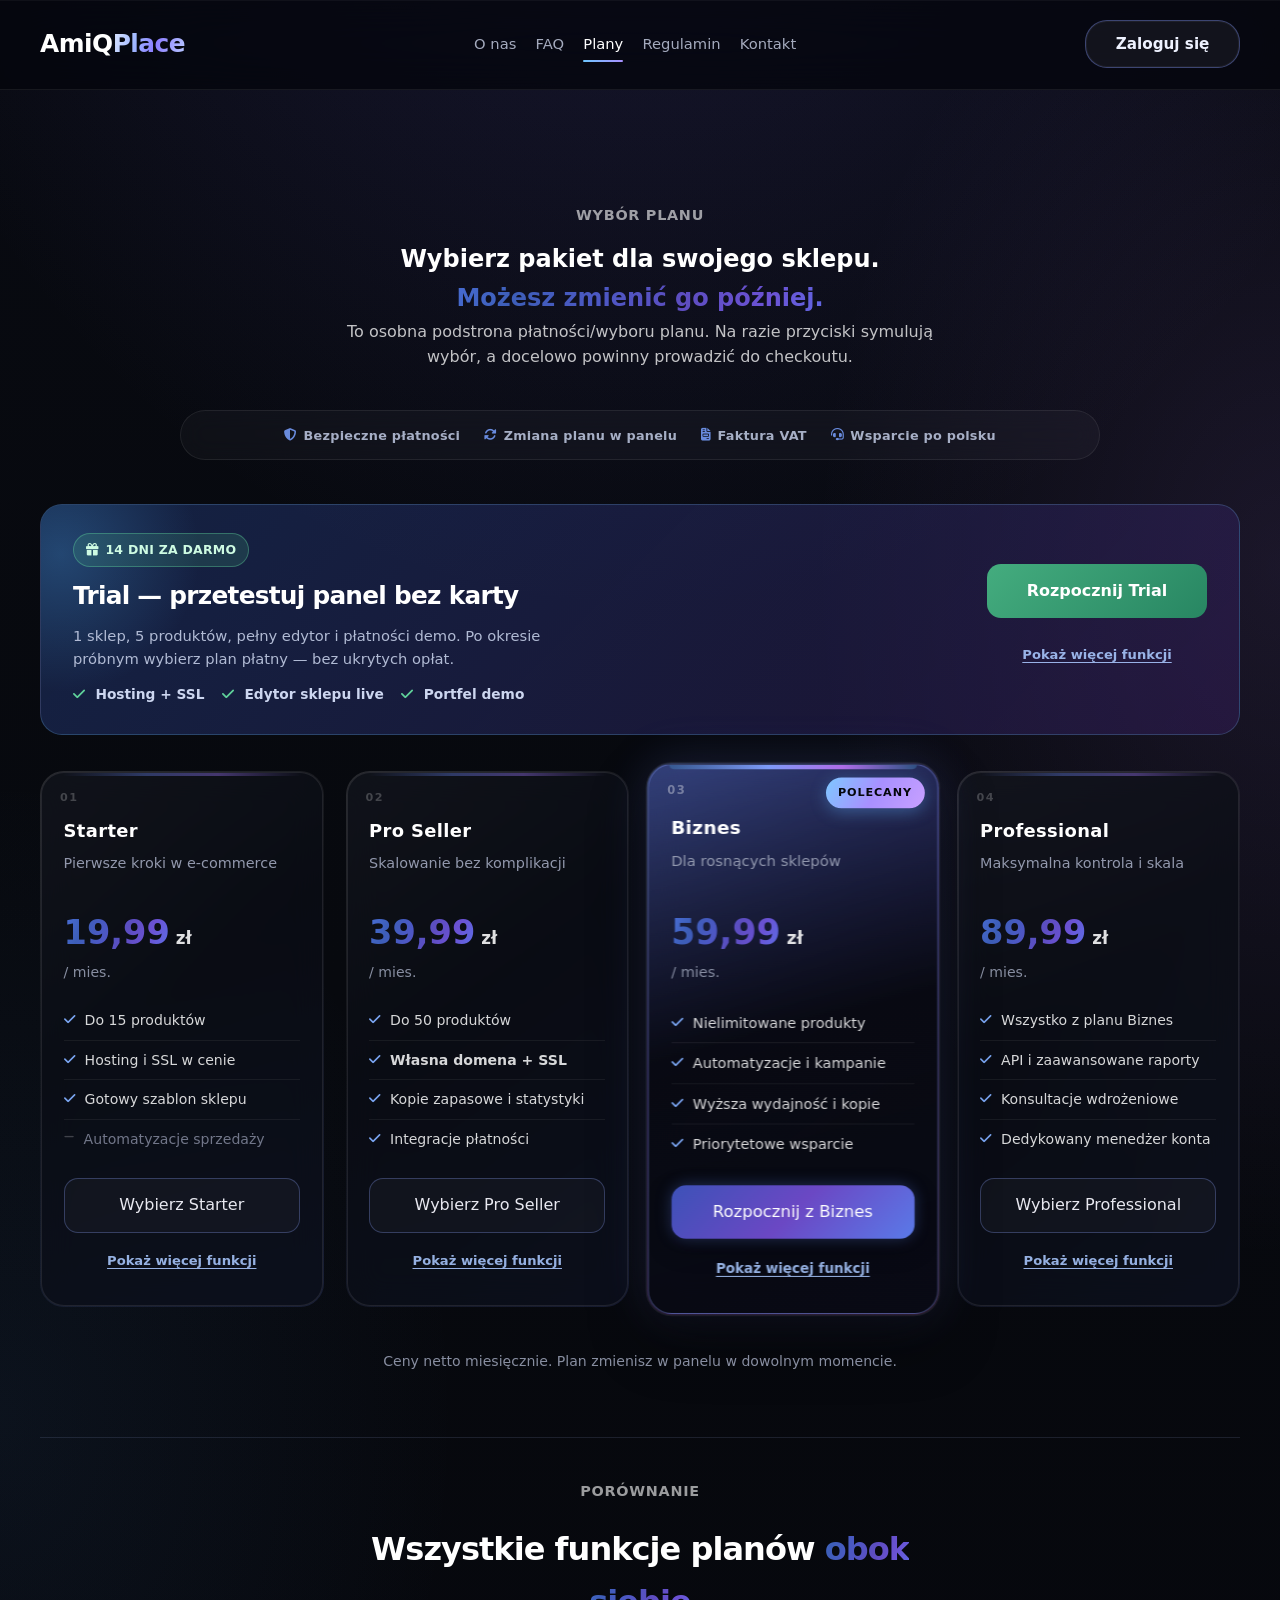
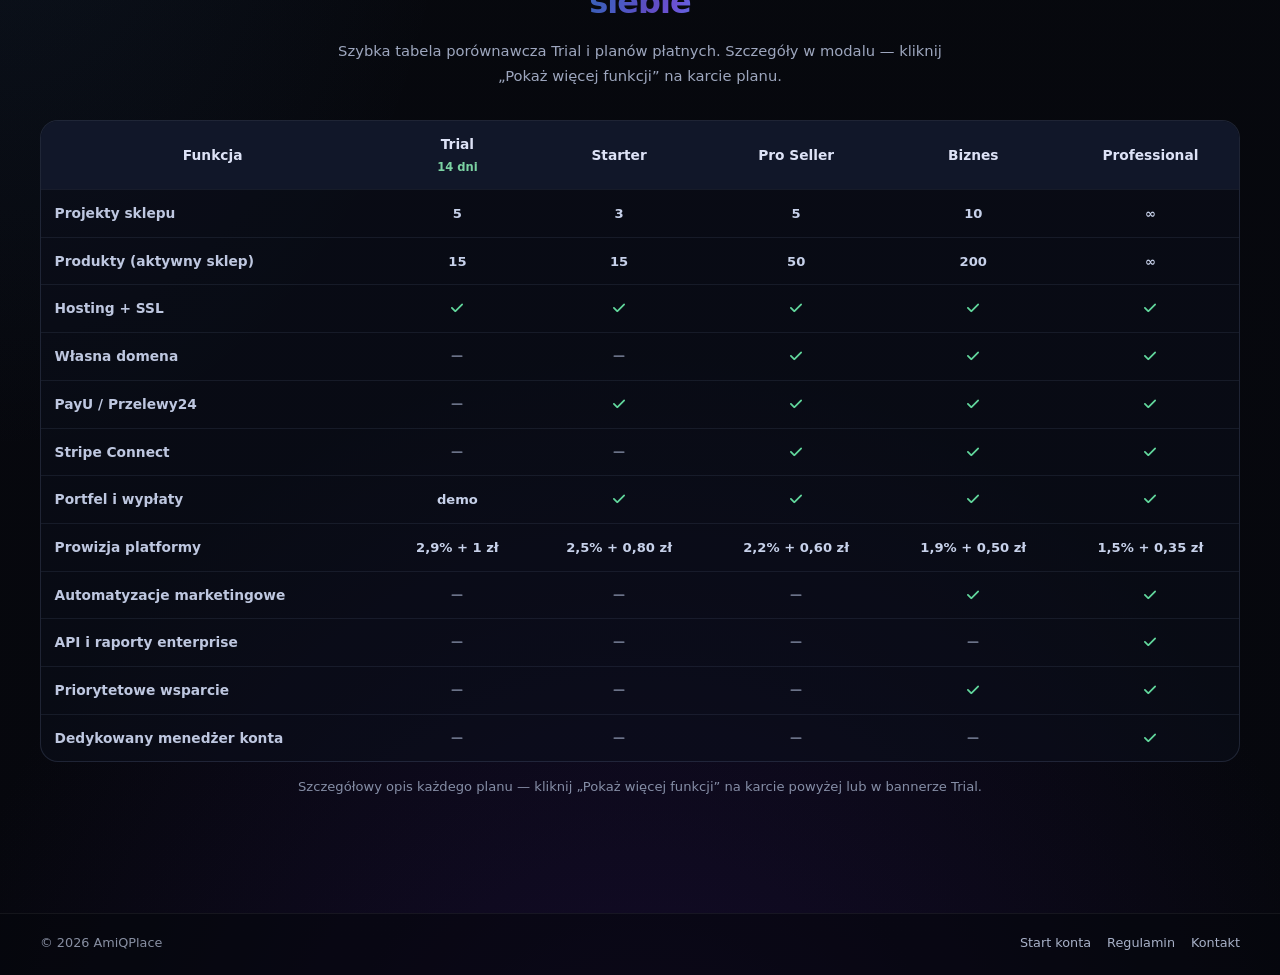
<file: plany.html>
<!DOCTYPE html>
<html lang="pl">
<head>
  <meta charset="UTF-8">
  <title>Plany — AmiQPlace</title>
  <meta name="viewport" content="width=device-width, initial-scale=1.0">
  <meta name="description" content="Wybierz plan AmiQPlace dla swojego sklepu online.">
  <link rel="stylesheet" href="AmiQPlace - Strona Główna.css">
  <link rel="stylesheet" href="style.css">
  <link rel="stylesheet" href="AmiQPlace - Podstrony.css">
  <link rel="stylesheet" href="AmiQPlace - Konto.css">
  <link rel="stylesheet" href="https://cdnjs.cloudflare.com/ajax/libs/font-awesome/6.5.0/css/all.min.css">
  <link href="https://api.fontshare.com/v2/css?f[]=satoshi@700,900&display=swap" rel="stylesheet">
  <link href="https://fonts.googleapis.com/css2?family=Manrope:wght@700;800&display=swap" rel="stylesheet">
</head>
<body class="subpage-body plans-page">
  <header class="header">
    <div class="container header-inner">
      <a href="AmiQPlace.com - Strona Główna.html" class="logo" aria-label="AmiQPlace — strona główna">
        <span class="white">AmiQ</span><span class="gradient">Place</span>
      </a>

      <nav class="nav" aria-label="Menu główne">
        <a href="o-nas.html">O nas</a>
        <a href="faq.html">FAQ</a>
        <a href="plany.html" aria-current="page">Plany</a>
        <a href="regulamin.html">Regulamin</a>
        <a href="kontakt.html">Kontakt</a>
      </nav>

      <a href="Login.html" class="login">Zaloguj się</a>

      <button type="button" class="menu-toggle" id="menu-toggle" aria-label="Otwórz lub zamknij menu" aria-expanded="false" aria-controls="mobile-menu-drawer">
        <span class="menu-toggle__box" aria-hidden="true">
          <span class="menu-toggle__bar"></span>
          <span class="menu-toggle__bar"></span>
          <span class="menu-toggle__bar"></span>
        </span>
      </button>
    </div>
  </header>

  <div class="mobile-menu" id="mobile-menu-drawer" role="dialog" aria-modal="true" aria-label="Menu nawigacji mobilnej" aria-hidden="true">
    <div class="mobile-menu__inner">
      <div class="mobile-menu-header">
        <span class="logo-gradient">AmiQPlace</span>
        <button type="button" class="close-menu" aria-label="Zamknij menu">
          <span class="close-menu__icon" aria-hidden="true"></span>
        </button>
      </div>
      <nav class="mobile-nav" aria-label="Nawigacja główna (mobile)">
        <a href="o-nas.html">O nas</a>
        <a href="faq.html">FAQ</a>
        <a href="plany.html" aria-current="page">Plany</a>
        <a href="regulamin.html">Regulamin</a>
        <a href="kontakt.html">Kontakt</a>
      </nav>
      <div class="mobile-menu__divider" aria-hidden="true"></div>
      <div class="mobile-auth">
        <a href="Register.html" class="mobile-btn mobile-btn--primary"><i class="fas fa-user-plus" aria-hidden="true"></i> Utwórz konto</a>
        <a href="Login.html" class="mobile-btn mobile-btn--secondary"><i class="fas fa-right-to-bracket" aria-hidden="true"></i> Zaloguj się</a>
      </div>
    </div>
  </div>
  <div class="mobile-overlay" id="mobile-overlay" aria-hidden="true"></div>

  <main>
    <section class="pricing-preview" aria-labelledby="pricing-page-heading">
      <div class="pricing-preview__glow pricing-preview__glow--cyan" aria-hidden="true"></div>
      <div class="pricing-preview__glow pricing-preview__glow--violet" aria-hidden="true"></div>

      <div class="container">
        <div class="section-head pricing-preview__head">
          <span class="section-badge">Wybór planu</span>
          <h1 id="pricing-page-heading">
            Wybierz pakiet dla swojego sklepu.<br>
            <span class="gradient-text">Możesz zmienić go później.</span>
          </h1>
          <p>To osobna podstrona płatności/wyboru planu. Na razie przyciski symulują wybór, a docelowo powinny prowadzić do checkoutu.</p>
        </div>

        <ul class="pricing-preview__trust" aria-label="Korzyści subskrypcji">
          <li><i class="fas fa-shield-halved" aria-hidden="true"></i> Bezpieczne płatności</li>
          <li><i class="fas fa-rotate" aria-hidden="true"></i> Zmiana planu w panelu</li>
          <li><i class="fas fa-file-invoice" aria-hidden="true"></i> Faktura VAT</li>
          <li><i class="fas fa-headset" aria-hidden="true"></i> Wsparcie po polsku</li>
        </ul>

        <aside class="pricing-trial-banner" aria-labelledby="pricing-trial-heading">
          <div class="pricing-trial-banner__glow" aria-hidden="true"></div>
          <div class="pricing-trial-banner__content">
            <div class="pricing-trial-banner__copy">
              <span class="pricing-trial-banner__badge"><i class="fas fa-gift" aria-hidden="true"></i> 14 dni za darmo</span>
              <h2 id="pricing-trial-heading" class="pricing-trial-banner__title">Trial — przetestuj panel bez karty</h2>
              <p class="pricing-trial-banner__desc">1 sklep, 5 produktów, pełny edytor i płatności demo. Po okresie próbnym wybierz plan płatny — bez ukrytych opłat.</p>
              <ul class="pricing-trial-banner__highlights">
                <li><i class="fas fa-check" aria-hidden="true"></i> Hosting + SSL</li>
                <li><i class="fas fa-check" aria-hidden="true"></i> Edytor sklepu live</li>
                <li><i class="fas fa-check" aria-hidden="true"></i> Portfel demo</li>
              </ul>
            </div>
            <div class="pricing-trial-banner__actions">
              <a href="Register.html" class="pricing-trial-banner__cta">Rozpocznij Trial</a>
              <button type="button" class="pricing-card__more" data-plan-details="trial">Pokaż więcej funkcji</button>
            </div>
          </div>
        </aside>

        <div class="pricing-preview__grid">
          <article class="pricing-card" data-plan="starter">
            <span class="pricing-card__index" aria-hidden="true">01</span>
            <div class="pricing-card__inner">
              <span class="pricing-card__label">Starter</span>
              <p class="pricing-card__tagline">Pierwsze kroki w e-commerce</p>
              <div class="pricing-card__price">
                <span class="pricing-card__amount">19,99</span>
                <span class="pricing-card__currency">zł</span>
                <span class="pricing-card__period">/ mies.</span>
              </div>
              <ul class="pricing-card__features">
                <li><i class="fas fa-check" aria-hidden="true"></i> Do 15 produktów</li>
                <li><i class="fas fa-check" aria-hidden="true"></i> Hosting i SSL w cenie</li>
                <li><i class="fas fa-check" aria-hidden="true"></i> Gotowy szablon sklepu</li>
                <li class="is-muted"><i class="fas fa-minus" aria-hidden="true"></i> Automatyzacje sprzedaży</li>
              </ul>
              <button type="button" class="pricing-card__btn pricing-card__btn--ghost" data-plan-select="Starter">Wybierz Starter</button>
              <button type="button" class="pricing-card__more" data-plan-details="starter">Pokaż więcej funkcji</button>
            </div>
          </article>

          <article class="pricing-card" data-plan="pro-seller">
            <span class="pricing-card__index" aria-hidden="true">02</span>
            <div class="pricing-card__inner">
              <span class="pricing-card__label">Pro Seller</span>
              <p class="pricing-card__tagline">Skalowanie bez komplikacji</p>
              <div class="pricing-card__price">
                <span class="pricing-card__amount">39,99</span>
                <span class="pricing-card__currency">zł</span>
                <span class="pricing-card__period">/ mies.</span>
              </div>
              <ul class="pricing-card__features">
                <li><i class="fas fa-check" aria-hidden="true"></i> Do 50 produktów</li>
                <li><i class="fas fa-check" aria-hidden="true"></i> <strong>Własna domena + SSL</strong></li>
                <li><i class="fas fa-check" aria-hidden="true"></i> Kopie zapasowe i statystyki</li>
                <li><i class="fas fa-check" aria-hidden="true"></i> Integracje płatności</li>
              </ul>
              <button type="button" class="pricing-card__btn pricing-card__btn--ghost" data-plan-select="Pro Seller">Wybierz Pro Seller</button>
              <button type="button" class="pricing-card__more" data-plan-details="pro-seller">Pokaż więcej funkcji</button>
            </div>
          </article>

          <article class="pricing-card pricing-card--featured" data-plan="biznes">
            <div class="pricing-card__ribbon" aria-hidden="true">Polecany</div>
            <span class="pricing-card__index" aria-hidden="true">03</span>
            <div class="pricing-card__inner">
              <span class="pricing-card__label">Biznes</span>
              <p class="pricing-card__tagline">Dla rosnących sklepów</p>
              <div class="pricing-card__price">
                <span class="pricing-card__amount">59,99</span>
                <span class="pricing-card__currency">zł</span>
                <span class="pricing-card__period">/ mies.</span>
              </div>
              <ul class="pricing-card__features">
                <li><i class="fas fa-check" aria-hidden="true"></i> Nielimitowane produkty</li>
                <li><i class="fas fa-check" aria-hidden="true"></i> Automatyzacje i kampanie</li>
                <li><i class="fas fa-check" aria-hidden="true"></i> Wyższa wydajność i kopie</li>
                <li><i class="fas fa-check" aria-hidden="true"></i> Priorytetowe wsparcie</li>
              </ul>
              <button type="button" class="pricing-card__btn pricing-card__btn--primary" data-plan-select="Biznes">Rozpocznij z Biznes</button>
              <button type="button" class="pricing-card__more" data-plan-details="biznes">Pokaż więcej funkcji</button>
            </div>
          </article>

          <article class="pricing-card" data-plan="professional">
            <span class="pricing-card__index" aria-hidden="true">04</span>
            <div class="pricing-card__inner">
              <span class="pricing-card__label">Professional</span>
              <p class="pricing-card__tagline">Maksymalna kontrola i skala</p>
              <div class="pricing-card__price">
                <span class="pricing-card__amount">89,99</span>
                <span class="pricing-card__currency">zł</span>
                <span class="pricing-card__period">/ mies.</span>
              </div>
              <ul class="pricing-card__features">
                <li><i class="fas fa-check" aria-hidden="true"></i> Wszystko z planu Biznes</li>
                <li><i class="fas fa-check" aria-hidden="true"></i> API i zaawansowane raporty</li>
                <li><i class="fas fa-check" aria-hidden="true"></i> Konsultacje wdrożeniowe</li>
                <li><i class="fas fa-check" aria-hidden="true"></i> Dedykowany menedżer konta</li>
              </ul>
              <button type="button" class="pricing-card__btn pricing-card__btn--ghost" data-plan-select="Professional">Wybierz Professional</button>
              <button type="button" class="pricing-card__more" data-plan-details="professional">Pokaż więcej funkcji</button>
            </div>
          </article>
        </div>

        <p class="pricing-preview__footnote">
          Ceny netto miesięcznie. Plan zmienisz w panelu w dowolnym momencie.
        </p>

        <section class="plan-compare" id="porownanie" aria-labelledby="plan-compare-heading">
          <div class="plan-compare__head">
            <span class="section-badge">Porównanie</span>
            <h2 id="plan-compare-heading">Wszystkie funkcje planów <span class="gradient-text">obok siebie</span></h2>
            <p>Szybka tabela porównawcza Trial i planów płatnych. Szczegóły w modalu — kliknij „Pokaż więcej funkcji” na karcie planu.</p>
          </div>
          <div data-plan-compare></div>
        </section>
      </div>
    </section>
  </main>

  <footer class="auth-footer-min">
    <div class="auth-footer-min__inner">
      <span>© 2026 AmiQPlace</span>
      <div class="auth-footer-min__links">
        <a href="konto-start.html">Start konta</a>
        <a href="regulamin.html">Regulamin</a>
        <a href="kontakt.html">Kontakt</a>
      </div>
    </div>
  </footer>

  <script src="auth.js" defer></script>
  <script src="account.js" defer></script>
  <script src="plans-features.js" defer></script>
</body>
</html>
</file>
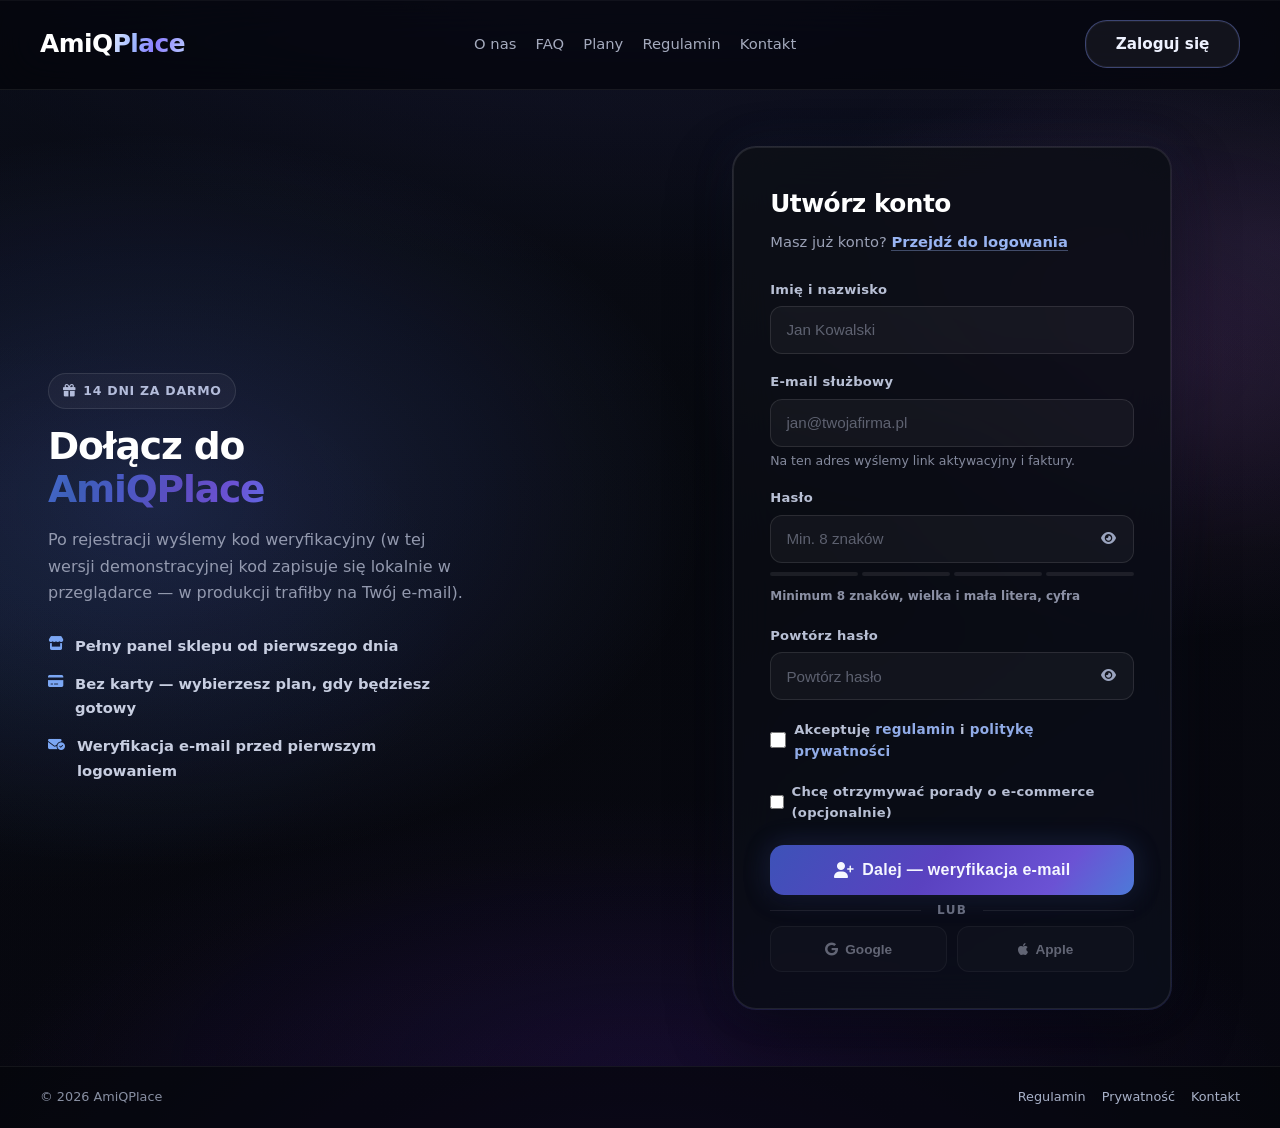
<file: Register.html>
<!DOCTYPE html>
<html lang="pl">
<head>
  <meta charset="UTF-8">
  <title>Rejestracja — AmiQPlace</title>
  <meta name="viewport" content="width=device-width, initial-scale=1.0">
  <meta name="description" content="Załóż konto AmiQPlace — 14 dni za darmo, bez karty kredytowej.">
  <link rel="stylesheet" href="AmiQPlace - Strona Główna.css">
  <link rel="stylesheet" href="AmiQPlace - Auth.css">
  <link rel="stylesheet" href="https://cdnjs.cloudflare.com/ajax/libs/font-awesome/6.5.0/css/all.min.css">
  <link href="https://api.fontshare.com/v2/css?f[]=satoshi@700,900&display=swap" rel="stylesheet">
  <link href="https://fonts.googleapis.com/css2?family=Manrope:wght@700;800&display=swap" rel="stylesheet">
</head>
<body class="auth-page">

  <header class="header auth-header">
    <div class="container header-inner">
      <a href="AmiQPlace.com - Strona Główna.html" class="logo" aria-label="AmiQPlace — strona główna">
        <span class="white">AmiQ</span><span class="gradient">Place</span>
      </a>

      <nav class="nav" aria-label="Menu główne">
        <a href="o-nas.html">O nas</a>
        <a href="faq.html">FAQ</a>
        <a href="AmiQPlace.com - Strona Główna.html#plans">Plany</a>
        <a href="regulamin.html">Regulamin</a>
        <a href="kontakt.html">Kontakt</a>
      </nav>

      <a href="Login.html" class="login">Zaloguj się</a>

      <button
        type="button"
        class="menu-toggle"
        id="menu-toggle"
        aria-label="Otwórz lub zamknij menu"
        aria-expanded="false"
        aria-controls="mobile-menu-drawer"
      >
        <span class="menu-toggle__box" aria-hidden="true">
          <span class="menu-toggle__bar"></span>
          <span class="menu-toggle__bar"></span>
          <span class="menu-toggle__bar"></span>
        </span>
      </button>
    </div>
  </header>

  <div
    class="mobile-menu"
    id="mobile-menu-drawer"
    role="dialog"
    aria-modal="true"
    aria-label="Menu nawigacji mobilnej"
    aria-hidden="true"
  >
    <div class="mobile-menu__inner">
      <div class="mobile-menu-header">
        <span class="logo-gradient">AmiQPlace</span>
        <button type="button" class="close-menu" aria-label="Zamknij menu">
          <span class="close-menu__icon" aria-hidden="true"></span>
        </button>
      </div>
      <nav class="mobile-nav" aria-label="Nawigacja (mobile)">
        <a href="o-nas.html">O nas</a>
        <a href="faq.html">FAQ</a>
        <a href="AmiQPlace.com - Strona Główna.html#plans">Plany</a>
        <a href="regulamin.html">Regulamin</a>
        <a href="kontakt.html">Kontakt</a>
      </nav>
    </div>
  </div>
  <div class="mobile-overlay" id="mobile-overlay" aria-hidden="true"></div>

  <main>
    <div class="auth-layout">
      <aside class="auth-aside">
        <div class="auth-aside__ambient" aria-hidden="true">
          <div class="auth-aside__orb auth-aside__orb--a"></div>
          <div class="auth-aside__orb auth-aside__orb--b"></div>
        </div>
        <div class="auth-aside__inner">
          <p class="auth-aside__eyebrow"><i class="fas fa-gift" aria-hidden="true"></i> 14 dni za darmo</p>
          <h1 class="auth-aside__title">Dołącz do <span class="gradient-text">AmiQPlace</span></h1>
          <p class="auth-aside__lead">
            Po rejestracji wyślemy kod weryfikacyjny (w tej wersji demonstracyjnej kod zapisuje się lokalnie w przeglądarce — w produkcji trafiłby na Twój e-mail).
          </p>
          <ul class="auth-aside__list">
            <li><i class="fas fa-store" aria-hidden="true"></i> Pełny panel sklepu od pierwszego dnia</li>
            <li><i class="fas fa-credit-card" aria-hidden="true"></i> Bez karty — wybierzesz plan, gdy będziesz gotowy</li>
            <li><i class="fas fa-envelope-circle-check" aria-hidden="true"></i> Weryfikacja e-mail przed pierwszym logowaniem</li>
          </ul>
        </div>
      </aside>

      <div class="auth-panel">
        <div class="auth-panel__mesh" aria-hidden="true"></div>
        <div class="auth-card">
          <div class="auth-card__inner">
            <div class="auth-card__head">
              <h1>Utwórz konto</h1>
              <p>Masz już konto? <a href="Login.html">Przejdź do logowania</a></p>
            </div>

            <form class="auth-form" id="form-register" novalidate>
              <div class="auth-field">
                <label for="register-name">Imię i nazwisko</label>
                <input
                  id="register-name"
                  name="name"
                  type="text"
                  autocomplete="name"
                  required
                  minlength="2"
                  placeholder="Jan Kowalski"
                >
                <p class="auth-field__error" role="alert"></p>
              </div>

              <div class="auth-field">
                <label for="register-email">E-mail służbowy</label>
                <input
                  id="register-email"
                  name="email"
                  type="email"
                  autocomplete="email"
                  required
                  placeholder="jan@twojafirma.pl"
                >
                <p class="auth-field__hint">Na ten adres wyślemy link aktywacyjny i faktury.</p>
                <p class="auth-field__error" role="alert"></p>
              </div>

              <div class="auth-field">
                <label for="register-password">Hasło</label>
                <div class="auth-field__wrap">
                  <input
                    id="register-password"
                    name="password"
                    type="password"
                    autocomplete="new-password"
                    required
                    minlength="8"
                    placeholder="Min. 8 znaków"
                  >
                  <button
                    type="button"
                    class="auth-toggle-pass"
                    data-toggle-password
                    aria-controls="register-password"
                    aria-label="Pokaż hasło"
                  >
                    <i class="fas fa-eye" aria-hidden="true"></i>
                  </button>
                </div>
                <div class="auth-strength" id="register-strength" aria-hidden="true">
                  <span class="auth-strength__seg"></span>
                  <span class="auth-strength__seg"></span>
                  <span class="auth-strength__seg"></span>
                  <span class="auth-strength__seg"></span>
                </div>
                <p class="auth-strength__label" id="register-strength-label">
                  Minimum 8 znaków, wielka i mała litera, cyfra
                </p>
                <p class="auth-field__error" role="alert"></p>
              </div>

              <div class="auth-field">
                <label for="register-password2">Powtórz hasło</label>
                <div class="auth-field__wrap">
                  <input
                    id="register-password2"
                    name="password2"
                    type="password"
                    autocomplete="new-password"
                    required
                    placeholder="Powtórz hasło"
                  >
                  <button
                    type="button"
                    class="auth-toggle-pass"
                    data-toggle-password
                    aria-controls="register-password2"
                    aria-label="Pokaż hasło"
                  >
                    <i class="fas fa-eye" aria-hidden="true"></i>
                  </button>
                </div>
                <p class="auth-field__error" role="alert"></p>
              </div>

              <div class="auth-field">
                <label class="auth-check" for="register-terms">
                  <input type="checkbox" id="register-terms" name="terms" required>
                  <span>Akceptuję <a class="auth-link-muted" href="regulamin.html">regulamin</a> i <a class="auth-link-muted" href="regulamin.html">politykę prywatności</a></span>
                </label>
                <p class="auth-field__error" role="alert"></p>
              </div>

              <div class="auth-field">
                <label class="auth-check" for="register-news">
                  <input type="checkbox" id="register-news" name="newsletter">
                  <span>Chcę otrzymywać porady o e-commerce (opcjonalnie)</span>
                </label>
              </div>

              <button type="submit" class="auth-submit">
                <i class="fas fa-user-plus" aria-hidden="true"></i>
                Dalej — weryfikacja e-mail
              </button>
            </form>

            <p class="auth-divider" role="presentation">lub</p>

            <div class="auth-social">
              <button type="button" class="auth-social__btn" disabled title="Wymaga konfiguracji OAuth po stronie serwera">
                <i class="fab fa-google" aria-hidden="true"></i>
                Google
              </button>
              <button type="button" class="auth-social__btn" disabled title="Wymaga konfiguracji OAuth po stronie serwera">
                <i class="fab fa-apple" aria-hidden="true"></i>
                Apple
              </button>
            </div>
          </div>
        </div>
      </div>
    </div>
  </main>

  <footer class="auth-footer-min">
    <div class="auth-footer-min__inner">
      <span>© 2026 AmiQPlace</span>
      <div class="auth-footer-min__links">
        <a href="regulamin.html">Regulamin</a>
        <a href="regulamin.html">Prywatność</a>
        <a href="kontakt.html">Kontakt</a>
      </div>
    </div>
  </footer>

  <script src="auth.js" defer></script>
</body>
</html>
</file>
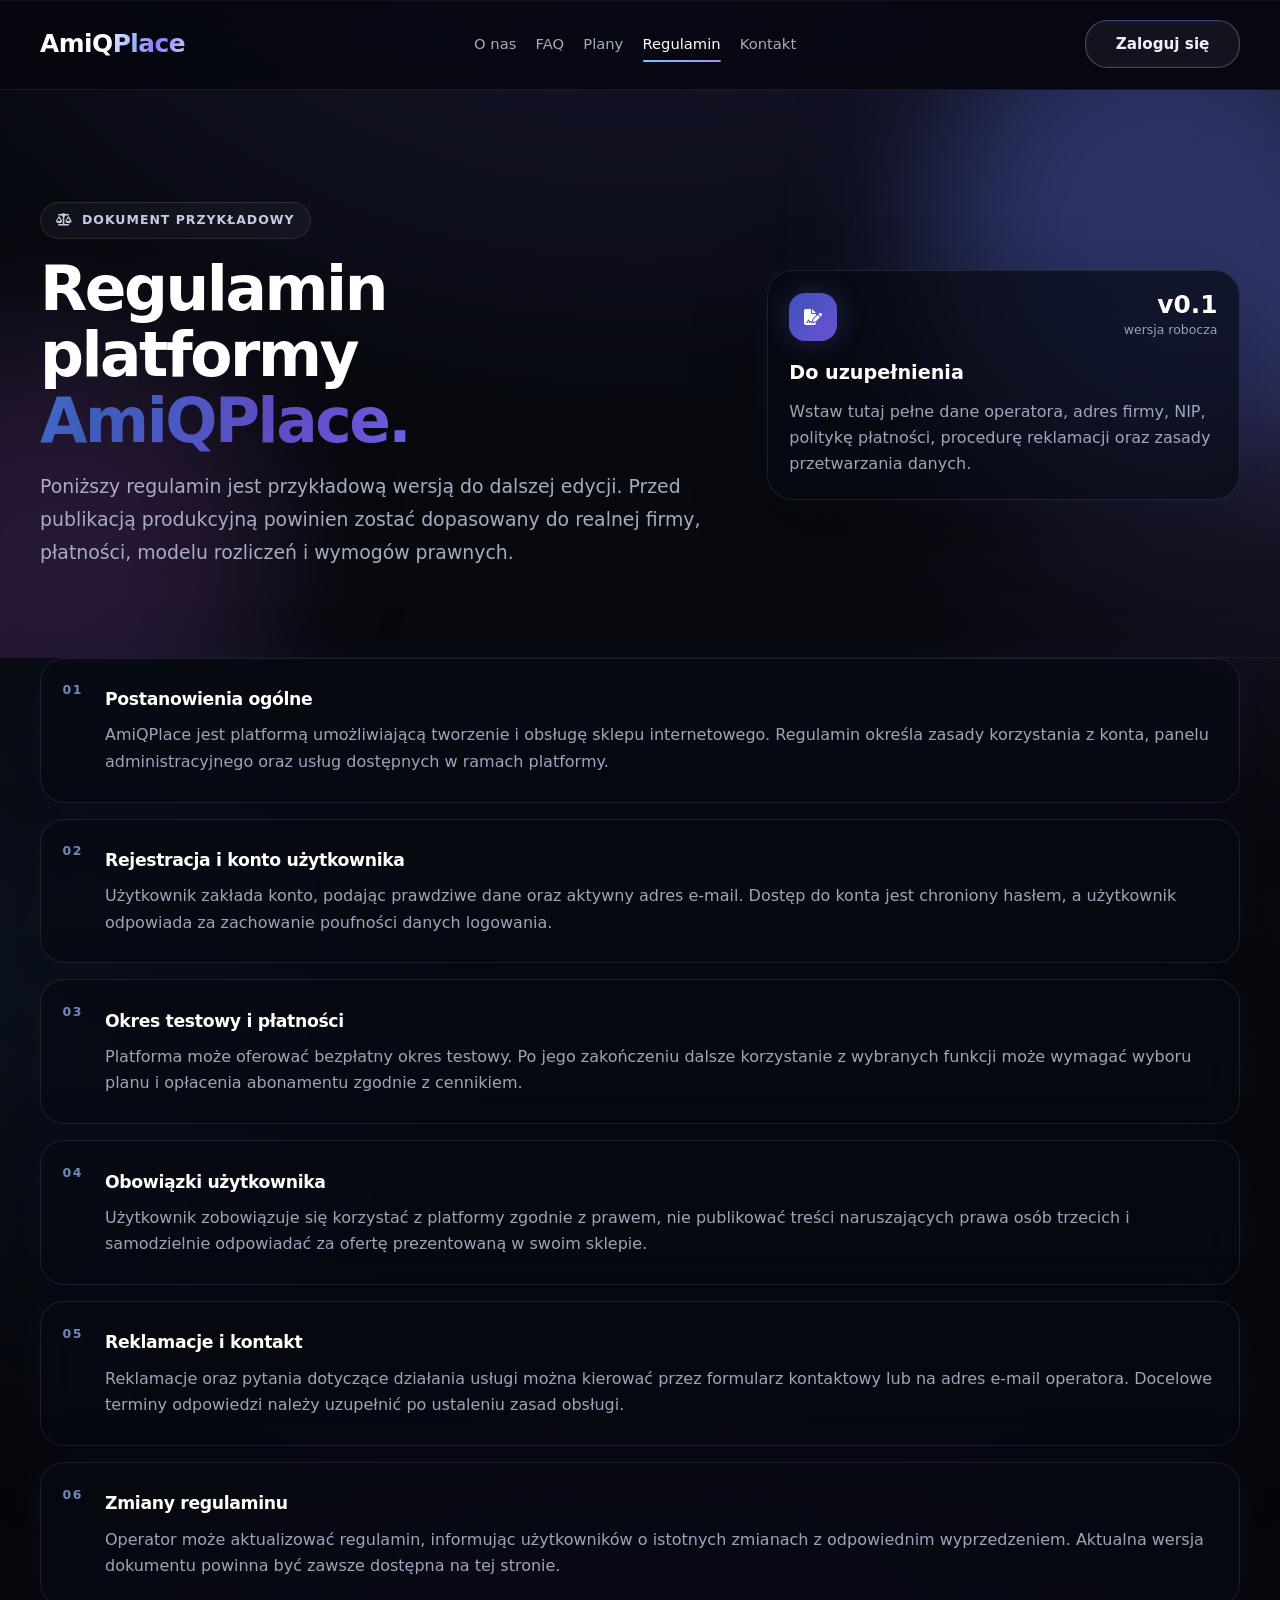
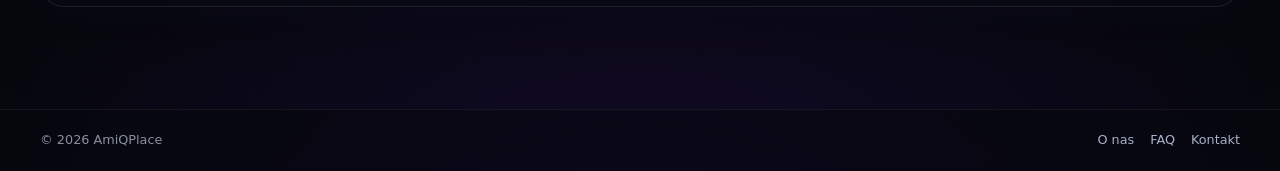
<file: regulamin.html>
<!DOCTYPE html>
<html lang="pl">
<head>
  <meta charset="UTF-8">
  <title>Regulamin — AmiQPlace</title>
  <meta name="viewport" content="width=device-width, initial-scale=1.0">
  <meta name="description" content="Przykładowy regulamin korzystania z platformy AmiQPlace.">
  <link rel="stylesheet" href="AmiQPlace - Strona Główna.css">
  <link rel="stylesheet" href="AmiQPlace - Podstrony.css">
  <link rel="stylesheet" href="https://cdnjs.cloudflare.com/ajax/libs/font-awesome/6.5.0/css/all.min.css">
  <link href="https://api.fontshare.com/v2/css?f[]=satoshi@700,900&display=swap" rel="stylesheet">
  <link href="https://fonts.googleapis.com/css2?family=Manrope:wght@700;800&display=swap" rel="stylesheet">
</head>
<body class="subpage-body">
  <header class="header">
    <div class="container header-inner">
      <a href="AmiQPlace.com - Strona Główna.html" class="logo" aria-label="AmiQPlace — strona główna">
        <span class="white">AmiQ</span><span class="gradient">Place</span>
      </a>
      <nav class="nav" aria-label="Menu główne">
        <a href="o-nas.html">O nas</a>
        <a href="faq.html">FAQ</a>
        <a href="AmiQPlace.com - Strona Główna.html#plans">Plany</a>
        <a href="regulamin.html" aria-current="page">Regulamin</a>
        <a href="kontakt.html">Kontakt</a>
      </nav>
      <a href="Login.html" class="login">Zaloguj się</a>
      <button type="button" class="menu-toggle" id="menu-toggle" aria-label="Otwórz lub zamknij menu" aria-expanded="false" aria-controls="mobile-menu-drawer">
        <span class="menu-toggle__box" aria-hidden="true"><span class="menu-toggle__bar"></span><span class="menu-toggle__bar"></span><span class="menu-toggle__bar"></span></span>
      </button>
    </div>
  </header>

  <div class="mobile-menu" id="mobile-menu-drawer" role="dialog" aria-modal="true" aria-label="Menu nawigacji mobilnej" aria-hidden="true">
    <div class="mobile-menu__inner">
      <div class="mobile-menu-header">
        <span class="logo-gradient">AmiQPlace</span>
        <button type="button" class="close-menu" aria-label="Zamknij menu"><span class="close-menu__icon" aria-hidden="true"></span></button>
      </div>
      <nav class="mobile-nav" aria-label="Nawigacja główna (mobile)">
        <a href="o-nas.html">O nas</a>
        <a href="faq.html">FAQ</a>
        <a href="AmiQPlace.com - Strona Główna.html#plans">Plany</a>
        <a href="regulamin.html" aria-current="page">Regulamin</a>
        <a href="kontakt.html">Kontakt</a>
      </nav>
      <div class="mobile-menu__divider" aria-hidden="true"></div>
      <div class="mobile-auth">
        <a href="Register.html" class="mobile-btn mobile-btn--primary"><i class="fas fa-user-plus" aria-hidden="true"></i> Utwórz konto</a>
        <a href="Login.html" class="mobile-btn mobile-btn--secondary"><i class="fas fa-right-to-bracket" aria-hidden="true"></i> Zaloguj się</a>
      </div>
    </div>
  </div>
  <div class="mobile-overlay" id="mobile-overlay" aria-hidden="true"></div>

  <main class="subpage-main">
    <section class="subpage-hero">
      <div class="container subpage-hero__inner">
        <div>
          <p class="subpage-eyebrow"><i class="fas fa-scale-balanced" aria-hidden="true"></i> Dokument przykładowy</p>
          <h1 class="subpage-title">Regulamin platformy <span class="gradient-text">AmiQPlace.</span></h1>
          <p class="subpage-lead">Poniższy regulamin jest przykładową wersją do dalszej edycji. Przed publikacją produkcyjną powinien zostać dopasowany do realnej firmy, płatności, modelu rozliczeń i wymogów prawnych.</p>
        </div>
        <aside class="subpage-hero-card">
          <div class="subpage-hero-card__top">
            <span class="subpage-hero-card__icon"><i class="fas fa-file-signature" aria-hidden="true"></i></span>
            <span class="subpage-stat"><strong>v0.1</strong><span>wersja robocza</span></span>
          </div>
          <h2>Do uzupełnienia</h2>
          <p>Wstaw tutaj pełne dane operatora, adres firmy, NIP, politykę płatności, procedurę reklamacji oraz zasady przetwarzania danych.</p>
        </aside>
      </div>
    </section>

    <section class="subpage-section subpage-section--compact">
      <div class="container legal-flow">
        <article class="subpage-card legal-card">
          <h3>Postanowienia ogólne</h3>
          <p>AmiQPlace jest platformą umożliwiającą tworzenie i obsługę sklepu internetowego. Regulamin określa zasady korzystania z konta, panelu administracyjnego oraz usług dostępnych w ramach platformy.</p>
        </article>
        <article class="subpage-card legal-card">
          <h3>Rejestracja i konto użytkownika</h3>
          <p>Użytkownik zakłada konto, podając prawdziwe dane oraz aktywny adres e-mail. Dostęp do konta jest chroniony hasłem, a użytkownik odpowiada za zachowanie poufności danych logowania.</p>
        </article>
        <article class="subpage-card legal-card">
          <h3>Okres testowy i płatności</h3>
          <p>Platforma może oferować bezpłatny okres testowy. Po jego zakończeniu dalsze korzystanie z wybranych funkcji może wymagać wyboru planu i opłacenia abonamentu zgodnie z cennikiem.</p>
        </article>
        <article class="subpage-card legal-card">
          <h3>Obowiązki użytkownika</h3>
          <p>Użytkownik zobowiązuje się korzystać z platformy zgodnie z prawem, nie publikować treści naruszających prawa osób trzecich i samodzielnie odpowiadać za ofertę prezentowaną w swoim sklepie.</p>
        </article>
        <article class="subpage-card legal-card">
          <h3>Reklamacje i kontakt</h3>
          <p>Reklamacje oraz pytania dotyczące działania usługi można kierować przez formularz kontaktowy lub na adres e-mail operatora. Docelowe terminy odpowiedzi należy uzupełnić po ustaleniu zasad obsługi.</p>
        </article>
        <article class="subpage-card legal-card">
          <h3>Zmiany regulaminu</h3>
          <p>Operator może aktualizować regulamin, informując użytkowników o istotnych zmianach z odpowiednim wyprzedzeniem. Aktualna wersja dokumentu powinna być zawsze dostępna na tej stronie.</p>
        </article>
      </div>
    </section>
  </main>

  <footer class="auth-footer-min">
    <div class="auth-footer-min__inner">
      <span>© 2026 AmiQPlace</span>
      <div class="auth-footer-min__links">
        <a href="o-nas.html">O nas</a>
        <a href="faq.html">FAQ</a>
        <a href="kontakt.html">Kontakt</a>
      </div>
    </div>
  </footer>

  <script src="auth.js" defer></script>
  <script src="account.js" defer></script>
</body>
</html>
</file>
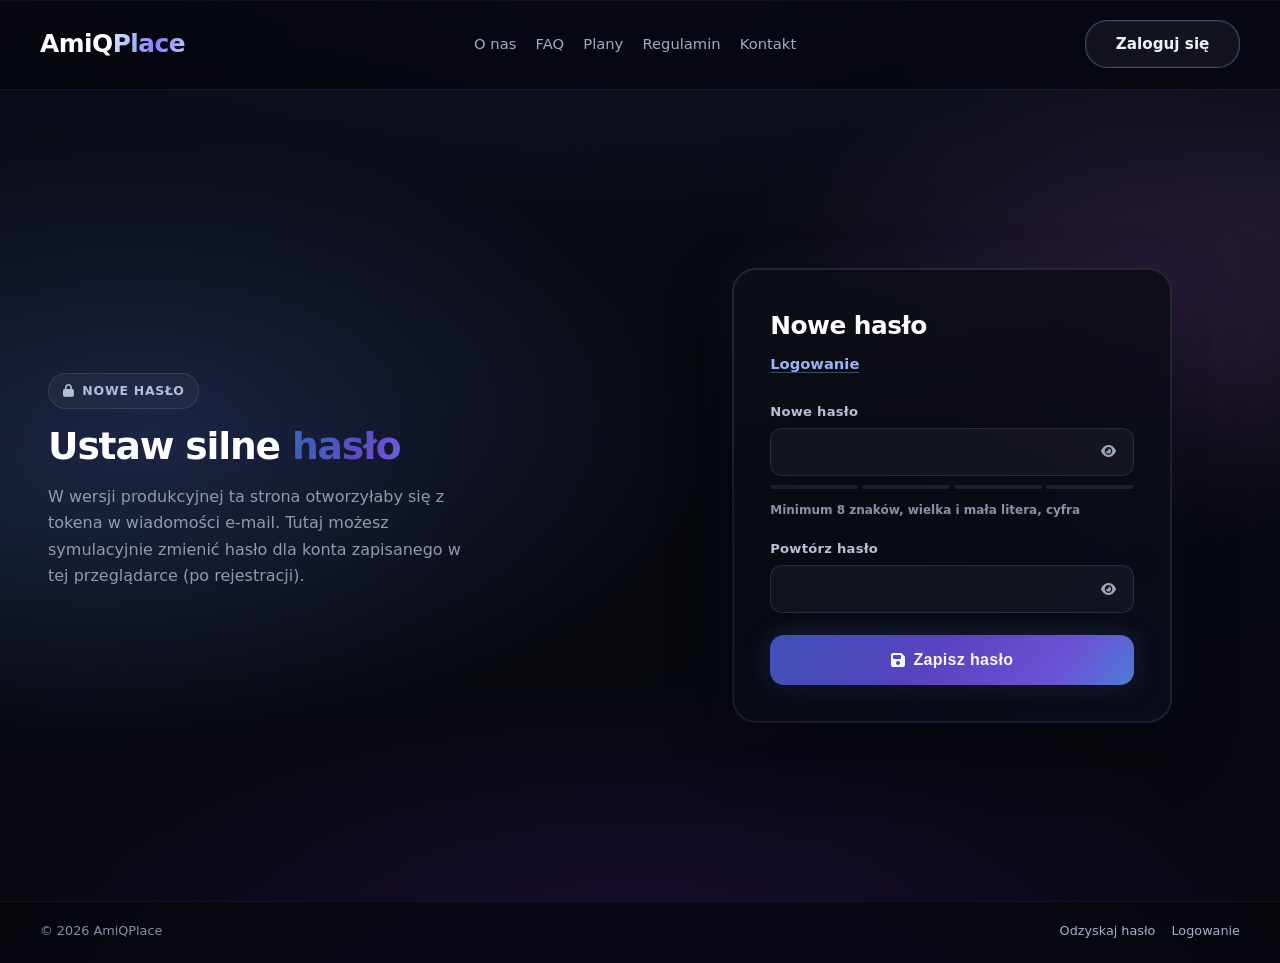
<file: reset-password.html>
<!DOCTYPE html>
<html lang="pl">
<head>
  <meta charset="UTF-8">
  <title>Nowe hasło — AmiQPlace</title>
  <meta name="viewport" content="width=device-width, initial-scale=1.0">
  <meta name="description" content="Ustaw nowe hasło do konta AmiQPlace.">
  <link rel="stylesheet" href="AmiQPlace - Strona Główna.css">
  <link rel="stylesheet" href="AmiQPlace - Auth.css">
  <link rel="stylesheet" href="https://cdnjs.cloudflare.com/ajax/libs/font-awesome/6.5.0/css/all.min.css">
  <link href="https://api.fontshare.com/v2/css?f[]=satoshi@700,900&display=swap" rel="stylesheet">
  <link href="https://fonts.googleapis.com/css2?family=Manrope:wght@700;800&display=swap" rel="stylesheet">
</head>
<body class="auth-page">

  <header class="header auth-header">
    <div class="container header-inner">
      <a href="AmiQPlace.com - Strona Główna.html" class="logo" aria-label="AmiQPlace — strona główna">
        <span class="white">AmiQ</span><span class="gradient">Place</span>
      </a>

      <nav class="nav" aria-label="Menu główne">
        <a href="o-nas.html">O nas</a>
        <a href="faq.html">FAQ</a>
        <a href="AmiQPlace.com - Strona Główna.html#plans">Plany</a>
        <a href="regulamin.html">Regulamin</a>
        <a href="kontakt.html">Kontakt</a>
      </nav>

      <a href="Login.html" class="login">Zaloguj się</a>

      <button
        type="button"
        class="menu-toggle"
        id="menu-toggle"
        aria-expanded="false"
        aria-controls="mobile-menu-drawer"
        aria-label="Otwórz lub zamknij menu"
      >
        <span class="menu-toggle__box" aria-hidden="true">
          <span class="menu-toggle__bar"></span>
          <span class="menu-toggle__bar"></span>
          <span class="menu-toggle__bar"></span>
        </span>
      </button>
    </div>
  </header>

  <div
    class="mobile-menu"
    id="mobile-menu-drawer"
    role="dialog"
    aria-modal="true"
    aria-label="Menu nawigacji mobilnej"
    aria-hidden="true"
  >
    <div class="mobile-menu__inner">
      <div class="mobile-menu-header">
        <span class="logo-gradient">AmiQPlace</span>
        <button type="button" class="close-menu" aria-label="Zamknij menu">
          <span class="close-menu__icon" aria-hidden="true"></span>
        </button>
      </div>
      <nav class="mobile-nav" aria-label="Nawigacja (mobile)">
        <a href="o-nas.html">O nas</a>
        <a href="faq.html">FAQ</a>
        <a href="AmiQPlace.com - Strona Główna.html#plans">Plany</a>
        <a href="regulamin.html">Regulamin</a>
        <a href="kontakt.html">Kontakt</a>
      </nav>
    </div>
  </div>
  <div class="mobile-overlay" id="mobile-overlay" aria-hidden="true"></div>

  <main>
    <div class="auth-layout">
      <aside class="auth-aside">
        <div class="auth-aside__ambient" aria-hidden="true">
          <div class="auth-aside__orb auth-aside__orb--a"></div>
          <div class="auth-aside__orb auth-aside__orb--b"></div>
        </div>
        <div class="auth-aside__inner">
          <p class="auth-aside__eyebrow"><i class="fas fa-lock" aria-hidden="true"></i> Nowe hasło</p>
          <h1 class="auth-aside__title">Ustaw silne <span class="gradient-text">hasło</span></h1>
          <p class="auth-aside__lead">
            W wersji produkcyjnej ta strona otworzyłaby się z tokena w wiadomości e-mail. Tutaj możesz symulacyjnie zmienić hasło dla konta zapisanego w tej przeglądarce (po rejestracji).
          </p>
        </div>
      </aside>

      <div class="auth-panel">
        <div class="auth-panel__mesh" aria-hidden="true"></div>
        <div class="auth-card">
          <div class="auth-card__inner">
            <div class="auth-card__head">
              <h1>Nowe hasło</h1>
              <p><a href="Login.html">Logowanie</a></p>
            </div>

            <p class="auth-banner auth-banner--info" id="reset-banner" hidden></p>

            <form class="auth-form" id="form-reset" novalidate>
              <div class="auth-field">
                <label for="reset-password">Nowe hasło</label>
                <div class="auth-field__wrap">
                  <input
                    id="reset-password"
                    name="password"
                    type="password"
                    autocomplete="new-password"
                    required
                    minlength="8"
                  >
                  <button
                    type="button"
                    class="auth-toggle-pass"
                    data-toggle-password
                    aria-controls="reset-password"
                    aria-label="Pokaż hasło"
                  >
                    <i class="fas fa-eye" aria-hidden="true"></i>
                  </button>
                </div>
                <div class="auth-strength" id="reset-strength" aria-hidden="true">
                  <span class="auth-strength__seg"></span>
                  <span class="auth-strength__seg"></span>
                  <span class="auth-strength__seg"></span>
                  <span class="auth-strength__seg"></span>
                </div>
                <p class="auth-strength__label" id="reset-strength-label">
                  Minimum 8 znaków, wielka i mała litera, cyfra
                </p>
                <p class="auth-field__error" role="alert"></p>
              </div>

              <div class="auth-field">
                <label for="reset-password2">Powtórz hasło</label>
                <div class="auth-field__wrap">
                  <input
                    id="reset-password2"
                    name="password2"
                    type="password"
                    autocomplete="new-password"
                    required
                  >
                  <button
                    type="button"
                    class="auth-toggle-pass"
                    data-toggle-password
                    aria-controls="reset-password2"
                    aria-label="Pokaż hasło"
                  >
                    <i class="fas fa-eye" aria-hidden="true"></i>
                  </button>
                </div>
                <p class="auth-field__error" role="alert"></p>
              </div>

              <button type="submit" class="auth-submit">
                <i class="fas fa-floppy-disk" aria-hidden="true"></i>
                Zapisz hasło
              </button>
            </form>
          </div>
        </div>
      </div>
    </div>
  </main>

  <footer class="auth-footer-min">
    <div class="auth-footer-min__inner">
      <span>© 2026 AmiQPlace</span>
      <div class="auth-footer-min__links">
        <a href="forgot-password.html">Odzyskaj hasło</a>
        <a href="Login.html">Logowanie</a>
      </div>
    </div>
  </footer>

  <script src="auth.js" defer></script>
</body>
</html>
</file>
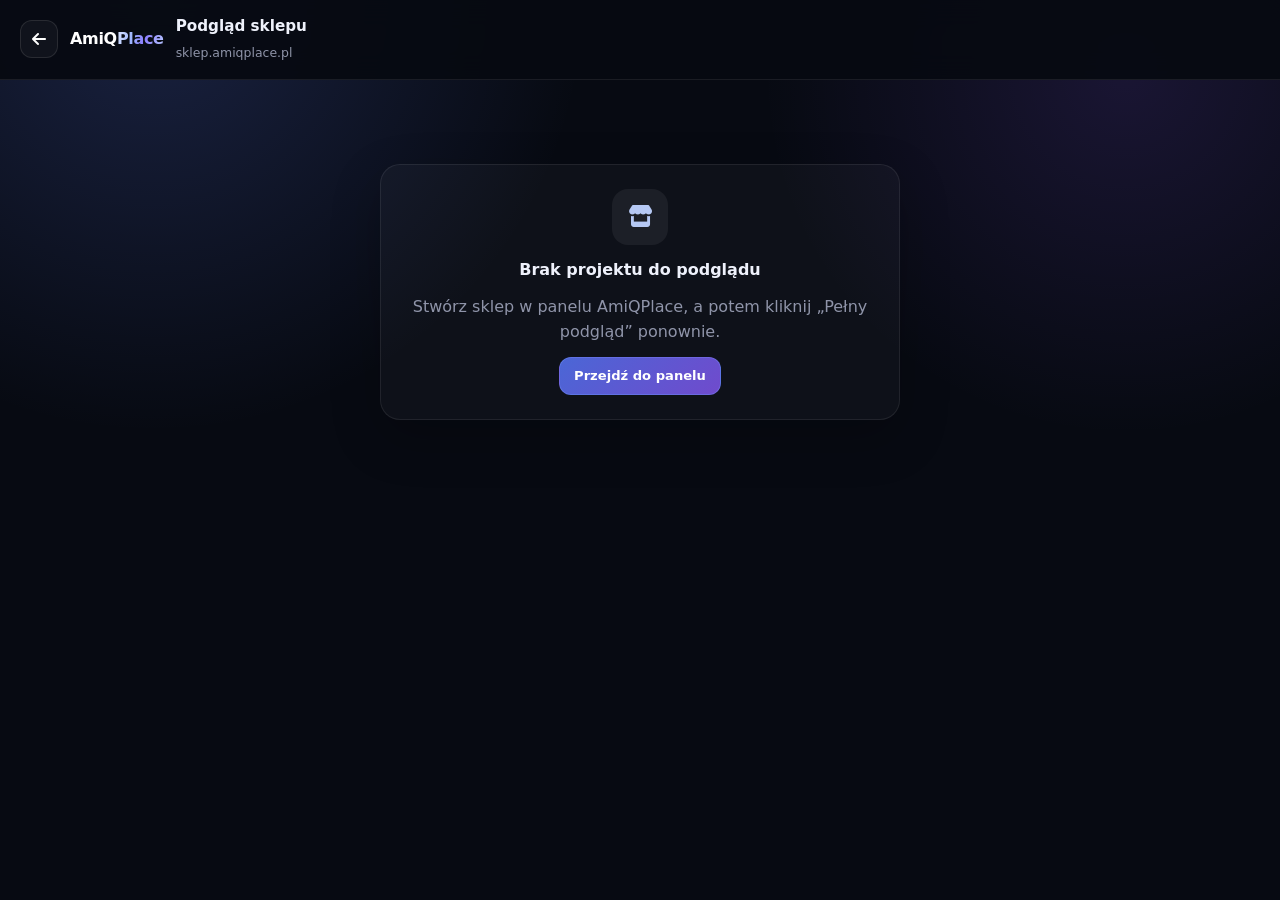
<file: sklep-podglad.html>
<!DOCTYPE html>
<html lang="pl">
<head>
  <meta charset="UTF-8">
  <title>Podgląd sklepu — AmiQPlace</title>
  <meta name="viewport" content="width=device-width, initial-scale=1.0">
  <meta name="description" content="Pełny podgląd sklepu AmiQPlace przed publikacją.">
  <meta name="robots" content="noindex, nofollow">
  <link rel="stylesheet" href="AmiQPlace - Strona Główna.css">
  <link rel="stylesheet" href="AmiQPlace - Konto.css">
  <link rel="stylesheet" href="AmiQPlace - Storefront.css">
  <link rel="stylesheet" href="https://cdnjs.cloudflare.com/ajax/libs/font-awesome/6.5.0/css/all.min.css">
  <link href="https://api.fontshare.com/v2/css?f[]=satoshi@700,900&display=swap" rel="stylesheet">
  <link href="https://fonts.googleapis.com/css2?family=Manrope:wght@700;800&family=Playfair+Display:wght@700&family=DM+Sans:wght@700&display=swap" rel="stylesheet">
</head>
<body class="preview-page account-start-page">
  <script src="session-bridge.js"></script>
  <header class="preview-page__bar">
    <div class="preview-page__brand">
      <a href="panel.html" class="preview-page__back" data-go-panel aria-label="Wróć do panelu"><i class="fas fa-arrow-left" aria-hidden="true"></i></a>
      <a href="panel.html" class="logo preview-page__logo" data-go-panel aria-label="AmiQPlace — panel">
        <span class="white">AmiQ</span><span class="gradient">Place</span>
      </a>
      <div class="preview-page__meta">
        <strong data-preview-page-title>Podgląd sklepu</strong>
        <span data-preview-page-url>sklep.amiqplace.pl</span>
      </div>
    </div>
    <div class="preview-page__actions" data-preview-page-actions hidden>
      <div class="preview-page__device" role="tablist" aria-label="Tryb podglądu">
        <button type="button" class="is-active" data-preview-page-device="desktop"><i class="fas fa-desktop" aria-hidden="true"></i> Desktop</button>
        <button type="button" data-preview-page-device="mobile"><i class="fas fa-mobile-screen" aria-hidden="true"></i> Mobile</button>
      </div>
      <button type="button" class="preview-page__btn" data-preview-refresh><i class="fas fa-rotate-right" aria-hidden="true"></i> Odśwież</button>
      <button type="button" class="preview-page__btn preview-page__btn--live" data-preview-copy-link hidden><i class="fas fa-copy" aria-hidden="true"></i> Kopiuj link</button>
      <a href="panel.html" class="preview-page__btn preview-page__btn--primary" data-go-panel data-go-panel-view="editor"><i class="fas fa-pen" aria-hidden="true"></i> Edytuj sklep</a>
    </div>
  </header>

  <main class="preview-page__main" data-preview-page-main>
    <div class="preview-page__state preview-page__state--loading" data-preview-loading>
      <div class="preview-page__spinner" aria-hidden="true"></div>
      <strong>Ładowanie podglądu…</strong>
    </div>

    <div class="preview-page__state preview-page__blocked" data-preview-blocked hidden>
      <div class="preview-page__state-icon" aria-hidden="true"><i class="fas fa-triangle-exclamation"></i></div>
      <strong>Podgląd niedostępny</strong>
      <p>Odśwież stronę lub wróć do panelu i otwórz podgląd ponownie.</p>
      <a href="panel.html" class="preview-page__btn preview-page__btn--primary" data-go-panel>Wróć do panelu</a>
    </div>

    <div class="preview-page__state preview-page__empty" data-preview-empty hidden>
      <div class="preview-page__state-icon" aria-hidden="true"><i class="fas fa-store"></i></div>
      <strong>Brak projektu do podglądu</strong>
      <p>Stwórz sklep w panelu AmiQPlace, a potem kliknij „Pełny podgląd” ponownie.</p>
      <a href="panel.html" class="preview-page__btn preview-page__btn--primary" data-go-panel>Przejdź do panelu</a>
    </div>

    <div class="preview-page__state preview-page__error" data-preview-error hidden>
      <div class="preview-page__state-icon" aria-hidden="true"><i class="fas fa-triangle-exclamation"></i></div>
      <strong>Nie udało się wczytać podglądu</strong>
      <p data-preview-error-text>Odśwież stronę lub wróć do panelu i spróbuj ponownie.</p>
      <button type="button" class="preview-page__btn" data-preview-refresh>Odśwież</button>
    </div>

    <div class="preview-page__canvas" data-preview-frame-wrap hidden>
      <div class="preview-page__browser">
        <div class="preview-page__browser-bar">
          <span></span><span></span><span></span>
          <div class="preview-page__browser-url" data-preview-browser-url>sklep.amiqplace.pl</div>
        </div>
        <div class="preview-page__frame" data-preview-frame></div>
      </div>
    </div>
  </main>

  <script src="storefront.js"></script>
  <script src="sklep-podglad.js" defer></script>
</body>
</html>
</file>
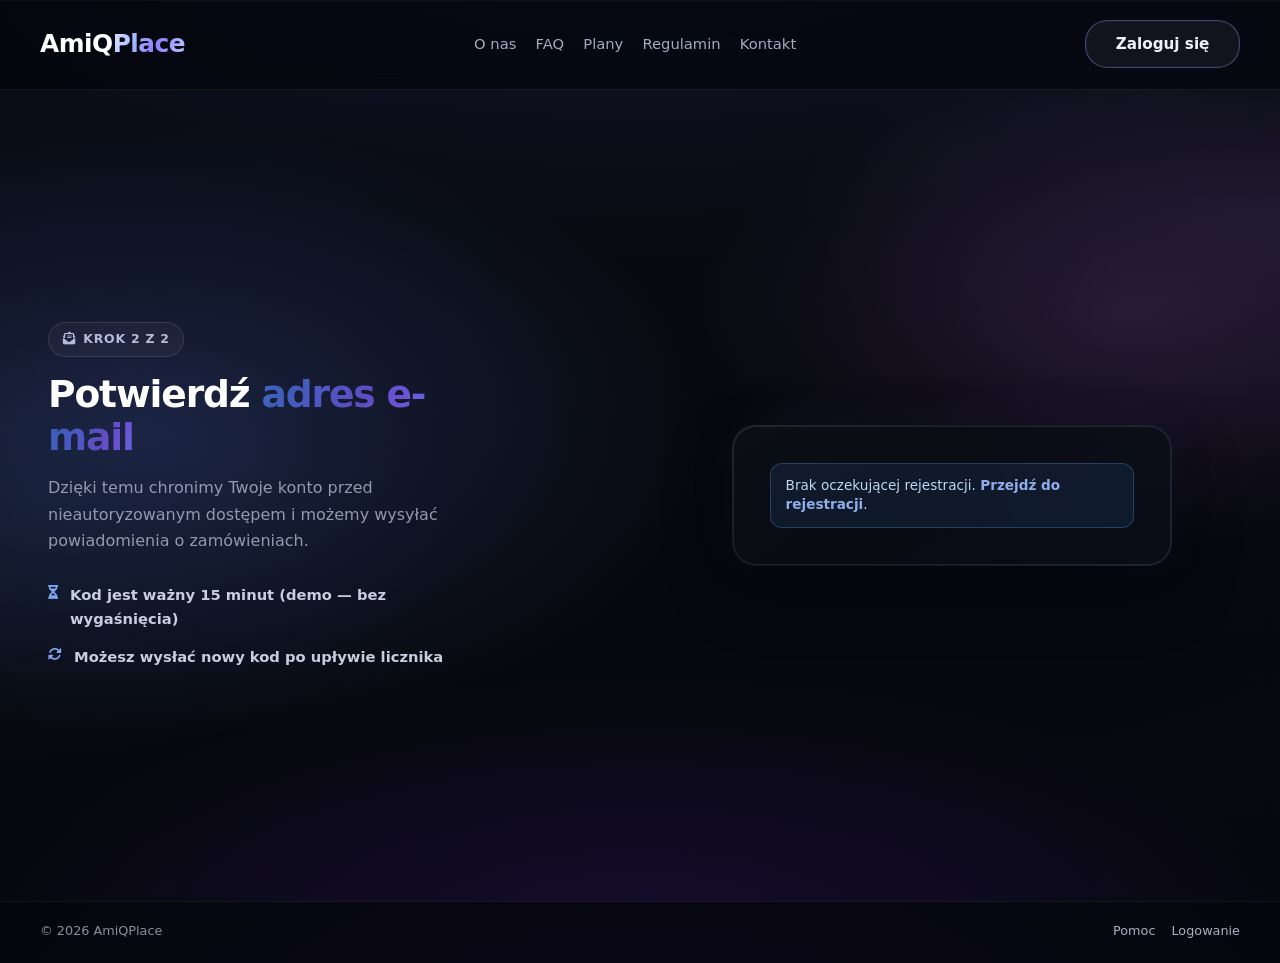
<file: verify-email.html>
<!DOCTYPE html>
<html lang="pl">
<head>
  <meta charset="UTF-8">
  <title>Potwierdź e-mail — AmiQPlace</title>
  <meta name="viewport" content="width=device-width, initial-scale=1.0">
  <meta name="description" content="Wpisz kod z wiadomości e-mail, aby aktywować konto AmiQPlace.">
  <link rel="stylesheet" href="AmiQPlace - Strona Główna.css">
  <link rel="stylesheet" href="AmiQPlace - Auth.css">
  <link rel="stylesheet" href="https://cdnjs.cloudflare.com/ajax/libs/font-awesome/6.5.0/css/all.min.css">
  <link href="https://api.fontshare.com/v2/css?f[]=satoshi@700,900&display=swap" rel="stylesheet">
  <link href="https://fonts.googleapis.com/css2?family=Manrope:wght@700;800&display=swap" rel="stylesheet">
</head>
<body class="auth-page">

  <header class="header auth-header">
    <div class="container header-inner">
      <a href="AmiQPlace.com - Strona Główna.html" class="logo" aria-label="AmiQPlace — strona główna">
        <span class="white">AmiQ</span><span class="gradient">Place</span>
      </a>

      <nav class="nav" aria-label="Menu główne">
        <a href="o-nas.html">O nas</a>
        <a href="faq.html">FAQ</a>
        <a href="AmiQPlace.com - Strona Główna.html#plans">Plany</a>
        <a href="regulamin.html">Regulamin</a>
        <a href="kontakt.html">Kontakt</a>
      </nav>

      <a href="Login.html" class="login">Zaloguj się</a>

      <button
        type="button"
        class="menu-toggle"
        id="menu-toggle"
        aria-label="Otwórz lub zamknij menu"
        aria-expanded="false"
        aria-controls="mobile-menu-drawer"
      >
        <span class="menu-toggle__box" aria-hidden="true">
          <span class="menu-toggle__bar"></span>
          <span class="menu-toggle__bar"></span>
          <span class="menu-toggle__bar"></span>
        </span>
      </button>
    </div>
  </header>

  <div
    class="mobile-menu"
    id="mobile-menu-drawer"
    role="dialog"
    aria-modal="true"
    aria-label="Menu nawigacji mobilnej"
    aria-hidden="true"
  >
    <div class="mobile-menu__inner">
      <div class="mobile-menu-header">
        <span class="logo-gradient">AmiQPlace</span>
        <button type="button" class="close-menu" aria-label="Zamknij menu">
          <span class="close-menu__icon" aria-hidden="true"></span>
        </button>
      </div>
      <nav class="mobile-nav" aria-label="Nawigacja (mobile)">
        <a href="o-nas.html">O nas</a>
        <a href="faq.html">FAQ</a>
        <a href="AmiQPlace.com - Strona Główna.html#plans">Plany</a>
        <a href="regulamin.html">Regulamin</a>
        <a href="kontakt.html">Kontakt</a>
      </nav>
    </div>
  </div>
  <div class="mobile-overlay" id="mobile-overlay" aria-hidden="true"></div>

  <main>
    <div class="auth-layout">
      <aside class="auth-aside">
        <div class="auth-aside__ambient" aria-hidden="true">
          <div class="auth-aside__orb auth-aside__orb--a"></div>
          <div class="auth-aside__orb auth-aside__orb--b"></div>
        </div>
        <div class="auth-aside__inner">
          <p class="auth-aside__eyebrow"><i class="fas fa-envelope-open-text" aria-hidden="true"></i> Krok 2 z 2</p>
          <h1 class="auth-aside__title">Potwierdź <span class="gradient-text">adres e-mail</span></h1>
          <p class="auth-aside__lead">
            Dzięki temu chronimy Twoje konto przed nieautoryzowanym dostępem i możemy wysyłać powiadomienia o zamówieniach.
          </p>
          <ul class="auth-aside__list">
            <li><i class="fas fa-hourglass-half" aria-hidden="true"></i> Kod jest ważny 15 minut (demo — bez wygaśnięcia)</li>
            <li><i class="fas fa-rotate" aria-hidden="true"></i> Możesz wysłać nowy kod po upływie licznika</li>
          </ul>
        </div>
      </aside>

      <div class="auth-panel">
        <div class="auth-panel__mesh" aria-hidden="true"></div>
        <div class="auth-card">
          <div class="auth-card__inner">
            <div id="verify-box">
              <div class="auth-card__head">
                <h1>Sprawdź skrzynkę</h1>
                <p>Wysłaliśmy 6-cyfrowy kod na adres <strong id="verify-email-display">—</strong></p>
              </div>

              <p class="auth-banner auth-banner--info" id="verify-banner" hidden></p>

              <details class="auth-demo-details" id="verify-demo-details" hidden>
                <summary>Tryb demonstracyjny — pokaż kod testowy</summary>
                <p style="margin-top:0.5rem">
                  Kod: <strong id="verify-demo-code" lang="en">------</strong>
                </p>
              </details>

              <form class="auth-form" id="form-verify" style="margin-top:1.25rem" novalidate>
                <div class="auth-field">
                  <label for="verify-code">Kod weryfikacyjny</label>
                  <input
                    id="verify-code"
                    name="code"
                    type="text"
                    inputmode="numeric"
                    pattern="[0-9]*"
                    maxlength="6"
                    autocomplete="one-time-code"
                    required
                    placeholder="000000"
                    aria-describedby="verify-code-hint"
                  >
                  <p class="auth-field__hint" id="verify-code-hint">Wpisz 6 cyfr z wiadomości (w demo użyj kodu z sekcji powyżej).</p>
                  <p class="auth-field__error" role="alert"></p>
                </div>

                <button type="submit" class="auth-submit">
                  <i class="fas fa-circle-check" aria-hidden="true"></i>
                  Potwierdź i utwórz konto
                </button>
              </form>

              <p class="auth-resend" style="margin-top:1rem">
                <button type="button" id="verify-resend">Wyślij kod ponownie</button>
              </p>
            </div>
          </div>
        </div>
      </div>
    </div>
  </main>

  <footer class="auth-footer-min">
    <div class="auth-footer-min__inner">
      <span>© 2026 AmiQPlace</span>
      <div class="auth-footer-min__links">
        <a href="faq.html">Pomoc</a>
        <a href="Login.html">Logowanie</a>
      </div>
    </div>
  </footer>

  <script src="auth.js" defer></script>
</body>
</html>
</file>
<file: AmiQPlace - Strona Główna.css>
/*
 * =============================================================================
 * AmiQPlace — Strona główna (AmiQPlace - Strona Główna.css)
 * =============================================================================
 * Główne style layoutu i komponentów. Sekcja cennika (pricing-preview) jest
 * w osobnym pliku: style.css — łatwiej ją utrzymywać osobno.
 *
 * SPIS TREŚCI (szukaj nagłówka po numerze / nazwie):
 * -----------------------------------------------------------------------------
 *  1. Zmienne CSS (:root)          — kolory, obramowania, tło
 *  2. Reset i typografia bazowa   — box-sizing, html/body
 *  3. Kontener (.container)        — max-width, padding strony
 *  4. Nagłówek (.header)           — sticky, szkło, nawigacja, logowanie, menu
 *  5. Sekcja HERO                  — ambient, eyebrow, tytuł, pills, showcase, slider
 *  6. Sekcja PROBLEMS             — „Dlaczego AmiQPlace?” (BEM), siatka, RWD, rozwijanie
 *  7. Wspólne nagłówki sekcji     — .section-head, .section-badge, .gradient-text
 *  8. Sekcja HOW-IT-WORKS         — siatka kroków (.steps-grid, .step-card)
 *  9. Sekcja HOME-PANEL           — bento: moduły panelu (jak Shopify admin)
 * 10. Sekcja HOME-LAUNCH          — zachęta przed stopką: start + cennik
 * 11. Stopka (.footer)            — promo CTA, siatka linków, social, pasek prawny
 * 12. Animacje (@keyframes)       — slider hero, pojawianie kart problems
 * 13. Media queries — RWD         — hero, kontener, menu mobilne, kroki
 * =============================================================================
 */

/* -----------------------------------------------------------------------------
   1. Zmienne CSS — kolory i tokeny używane w całej stronie
   ----------------------------------------------------------------------------- */
:root {
  --bg-main: #07090e;
  --bg-card: rgba(255, 255, 255, 0.04);
  --text-main: #ffffff;
  --text-muted: #9aa0b5;
  --accent: #4fc3f7;
  --accent-glow: rgba(79, 195, 247, 0.35);
  --border: rgba(255, 255, 255, 0.08);
  --font-ui: Inter, "Segoe UI", system-ui, sans-serif;
  /* Końcowe słowa nagłówków — głęboki indygo / niebieski / fiolet (czytelny na ciemnym tle) */
  --gradient-heading: linear-gradient(
    115deg,
    #4a6fd8 0%,
    #3d5eb8 14%,
    #4c58c4 28%,
    #5d4dc0 42%,
    #6b52d4 56%,
    #5a72e8 72%,
    #6d8ef0 86%,
    #8aa8ff 100%
  );
  --gradient-brand: linear-gradient(
    108deg,
    #dce6ff 0%,
    #9eb6ff 32%,
    #8b7dff 58%,
    #b8c9ff 100%
  );
  /* Odstępy pionowe sekcji (spójny rytm strony) */
  --section-pad-y: clamp(3.75rem, 9vw, 7.5rem);
  --section-pad-y-lg: clamp(4.5rem, 11vw, 8.5rem);
  --header-h: calc(76px + 0.8rem);
}

/* -----------------------------------------------------------------------------
   2. Reset i typografia — zerowanie marginesów, domyślna czcionka i tło
   ----------------------------------------------------------------------------- */
*,
*::before,
*::after {
  margin: 0;
  padding: 0;
  box-sizing: border-box;
}

html {
  font-family: var(--font-ui);
  -webkit-tap-highlight-color: transparent;
}

body {
  min-height: 100vh;
  color: var(--text-main);
  line-height: 1.65;
  /* Tło jak „Problems”: głęboka baza + miękkie plamy (cała strona) */
  background-color: #07090e;
  background-image:
    radial-gradient(ellipse 115% 72% at 50% -18%, rgba(105, 90, 210, 0.22), transparent 58%),
    radial-gradient(ellipse 70% 52% at 100% 22%, rgba(186, 127, 255, 0.11), transparent 52%),
    radial-gradient(ellipse 72% 50% at 0% 55%, rgba(79, 150, 230, 0.07), transparent 50%),
    radial-gradient(ellipse 100% 58% at 50% 108%, rgba(45, 20, 95, 0.38), transparent 56%),
    linear-gradient(180deg, #080a11 0%, #07090e 38%, #06070d 100%);
  background-attachment: scroll;
}

/* Delikatne oddzielenie sekcji — jedna linia między blokami */
main > section {
  border-top: 1px solid rgba(255, 255, 255, 0.055);
}

main > section:first-child {
  border-top: none;
}

/* Font Awesome — NIE ustawiaj fontu na „*”; ikony wymagają własnych rodzin z CDN */
.fa,
.fas,
.fa-solid,
.far,
.fa-regular,
.fal,
.fat,
.fab,
.fa-brands,
i[class^="fa-"],
i[class*=" fa-"] {
  font-style: normal !important;
  font-variant: normal !important;
  text-rendering: auto;
  -webkit-font-smoothing: antialiased;
}

.fab,
.fa-brands {
  font-family: "Font Awesome 6 Brands" !important;
  font-weight: 400 !important;
}

.fas,
.fa-solid,
.fa,
i[class^="fa-"]:not(.fab):not(.fa-brands),
i[class*=" fa-"]:not(.fab):not(.fa-brands) {
  font-family: "Font Awesome 6 Free" !important;
  font-weight: 900 !important;
}

.far,
.fa-regular {
  font-family: "Font Awesome 6 Free" !important;
  font-weight: 400 !important;
}

:focus:not(:focus-visible) {
  outline: none;
}

:focus-visible {
  outline: 2px solid rgba(220, 200, 255, 0.95);
  outline-offset: 3px;
}

/* -----------------------------------------------------------------------------
   3. Kontener — wyrównuje treść do środka i ogranicza szerokość na dużych ekranach
   ----------------------------------------------------------------------------- */
.container {
  max-width: 1400px;
  margin: 0 auto;
  padding: 0 clamp(18px, 4vw, 40px);
}

/* -----------------------------------------------------------------------------
   4. Nagłówek — sticky, szkło, wyśrodkowana nawigacja, CTA logowania
   ----------------------------------------------------------------------------- */
.header {
  position: sticky;
  top: 0;
  z-index: 300;
  border-bottom: 1px solid rgba(255, 255, 255, 0.07);
  background: rgba(4, 6, 12, 0.78);
  backdrop-filter: blur(20px) saturate(1.35);
  -webkit-backdrop-filter: blur(20px) saturate(1.35);
  box-shadow: 0 1px 0 rgba(255, 255, 255, 0.04) inset;
}

.header-inner {
  display: flex;
  flex-wrap: nowrap;
  align-items: center;
  justify-content: space-between;
  gap: clamp(0.75rem, 2vw, 1.75rem);
  min-height: var(--header-h);
  padding-block: 0.4rem;
}

.logo {
  flex-shrink: 0;
  display: inline-flex;
  align-items: baseline;
  font-size: 1.55rem;
  font-weight: 900;
  line-height: 1;
  color: inherit;
  text-decoration: none;
  letter-spacing: -0.02em;
}

.logo:focus-visible {
  outline: 2px solid rgba(130, 170, 255, 0.8);
  outline-offset: 4px;
  border-radius: 6px;
}

.logo .white {
  color: #fff;
}

.logo .gradient {
  background: var(--gradient-brand);
  -webkit-background-clip: text;
  -webkit-text-fill-color: transparent;
  background-clip: text;
}

.nav {
  display: flex;
  flex: 1 1 auto;
  flex-wrap: nowrap;
  align-items: center;
  justify-content: center;
  gap: clamp(0.55rem, 1.5vw, 1.5rem);
  min-width: 0;
}

.nav a {
  position: relative;
  padding: 0.35rem 0;
  font-size: 0.92rem;
  font-weight: 500;
  color: rgba(200, 208, 228, 0.82);
  text-decoration: none;
  transition: color 0.25s ease;
}

.nav a::after {
  content: "";
  position: absolute;
  bottom: 0;
  left: 50%;
  width: 0;
  height: 2px;
  border-radius: 2px;
  background: linear-gradient(90deg, #6ec6ff, #a890ff);
  transform: translateX(-50%);
  transition: width 0.3s cubic-bezier(0.22, 1, 0.36, 1);
}

.nav a:hover {
  color: #fff;
}

.nav a:hover::after {
  width: 100%;
}

.login {
  flex-shrink: 0;
  display: inline-flex;
  align-items: center;
  justify-content: center;
  min-height: 46px;
  padding: 0.65rem 1.85rem;
  border: 1px solid rgba(130, 150, 255, 0.38);
  border-radius: 22px;
  font-size: 0.95rem;
  font-weight: 600;
  color: #eef2ff;
  text-decoration: none;
  cursor: pointer;
  background: rgba(255, 255, 255, 0.05);
  box-shadow: 0 0 0 1px rgba(255, 255, 255, 0.05) inset;
  transition:
    background 0.25s ease,
    border-color 0.25s ease,
    transform 0.25s ease,
    box-shadow 0.25s ease;
}

.login:hover {
  border-color: rgba(160, 140, 255, 0.55);
  background: rgba(80, 100, 200, 0.18);
  box-shadow:
    0 0 0 1px rgba(255, 255, 255, 0.06) inset,
    0 8px 28px rgba(0, 0, 0, 0.35);
  transform: translateY(-1px);
}

.menu-toggle {
  display: none;
  flex-shrink: 0;
  position: relative;
  z-index: 310;
  align-items: center;
  justify-content: center;
  width: 46px;
  height: 46px;
  padding: 0;
  border: 1px solid rgba(255, 255, 255, 0.12);
  border-radius: 14px;
  color: #fff;
  cursor: pointer;
  background: rgba(255, 255, 255, 0.06);
  backdrop-filter: blur(10px);
  -webkit-backdrop-filter: blur(10px);
  transition:
    background 0.25s ease,
    border-color 0.25s ease,
    box-shadow 0.25s ease;
}

.menu-toggle:hover {
  background: rgba(255, 255, 255, 0.11);
  border-color: rgba(130, 160, 255, 0.35);
  box-shadow: 0 6px 22px rgba(0, 0, 0, 0.35);
}

.menu-toggle__box {
  position: relative;
  display: flex;
  width: 22px;
  height: 16px;
  flex-direction: column;
  justify-content: space-between;
}

.menu-toggle__bar {
  display: block;
  height: 2px;
  border-radius: 2px;
  background: linear-gradient(90deg, #e8ecff, rgba(186, 127, 255, 0.95));
  transform-origin: center;
  transition:
    transform 0.35s cubic-bezier(0.22, 1, 0.36, 1),
    opacity 0.25s ease,
    translate 0.35s cubic-bezier(0.22, 1, 0.36, 1);
}

.menu-toggle.is-open .menu-toggle__bar:nth-child(1) {
  translate: 0 7px;
  transform: rotate(45deg);
}

.menu-toggle.is-open .menu-toggle__bar:nth-child(2) {
  opacity: 0;
  transform: scaleX(0);
}

.menu-toggle.is-open .menu-toggle__bar:nth-child(3) {
  translate: 0 -7px;
  transform: rotate(-45deg);
}

/* -----------------------------------------------------------------------------
   5. HERO — pierwszy ekran: ambient, copy, CTA, statystyki, showcase + slider
   ----------------------------------------------------------------------------- */
.hero {
  position: relative;
  overflow: hidden;
  padding: clamp(2.5rem, 5.5vw, 3.75rem) 0 var(--section-pad-y-lg);
  background: transparent;
}

.hero__ambient {
  position: absolute;
  inset: 0;
  z-index: 0;
  pointer-events: none;
}

.hero__orb {
  position: absolute;
  border-radius: 50%;
  filter: blur(72px);
  opacity: 0.55;
}

.hero__orb--a {
  top: -12%;
  right: -5%;
  width: min(420px, 55vw);
  height: min(420px, 55vw);
  background: radial-gradient(circle, rgba(100, 130, 255, 0.45) 0%, transparent 70%);
}

.hero__orb--b {
  bottom: 5%;
  left: -15%;
  width: min(360px, 50vw);
  height: min(360px, 50vw);
  background: radial-gradient(circle, rgba(160, 90, 220, 0.28) 0%, transparent 68%);
}

.hero__mesh {
  position: absolute;
  inset: 0;
  opacity: 0.22;
  background-image:
    linear-gradient(rgba(255, 255, 255, 0.04) 1px, transparent 1px),
    linear-gradient(90deg, rgba(255, 255, 255, 0.04) 1px, transparent 1px);
  background-size: 48px 48px;
  mask-image: radial-gradient(ellipse 80% 65% at 50% 35%, #000 20%, transparent 72%);
}

.hero-inner {
  position: relative;
  z-index: 1;
  display: grid;
  grid-template-columns: minmax(0, 1.05fr) minmax(0, 0.95fr);
  gap: clamp(2rem, 5vw, 3.5rem);
  align-items: center;
}

.hero-left {
  position: relative;
}

.hero-eyebrow {
  display: inline-flex;
  align-items: center;
  gap: 0.55rem;
  margin-bottom: 1.25rem;
  padding: 0.45rem 1rem 0.45rem 0.55rem;
  border: 1px solid rgba(255, 255, 255, 0.1);
  border-radius: 999px;
  font-size: 0.8rem;
  font-weight: 600;
  letter-spacing: 0.04em;
  color: rgba(210, 220, 245, 0.92);
  background: rgba(255, 255, 255, 0.04);
  backdrop-filter: blur(12px);
  -webkit-backdrop-filter: blur(12px);
}

.hero-eyebrow__pulse {
  flex-shrink: 0;
  width: 8px;
  height: 8px;
  border-radius: 50%;
  background: linear-gradient(135deg, #6ec6ff, #a890ff);
  box-shadow: 0 0 0 0 rgba(120, 180, 255, 0.55);
  animation: heroEyebrowPulse 2.4s ease-out infinite;
}

.hero-title {
  margin-bottom: 1.15rem;
  font-size: clamp(2.15rem, 4.2vw + 0.6rem, 3.35rem);
  font-weight: 900;
  line-height: 1.12;
  letter-spacing: -0.03em;
  color: var(--text-main);
}

.hero-description {
  max-width: 34rem;
  margin-bottom: 1.35rem;
  font-size: 1.05rem;
  line-height: 1.65;
  color: rgba(154, 160, 181, 0.95);
}

.hero-pills {
  display: flex;
  max-width: 36rem;
  flex-wrap: wrap;
  gap: 0.5rem 0.65rem;
  margin: 0 0 1.5rem;
  padding: 0;
  list-style: none;
}

.hero-pills li {
  display: inline-flex;
  align-items: center;
  gap: 0.45rem;
  padding: 0.4rem 0.75rem;
  border: 1px solid rgba(255, 255, 255, 0.08);
  border-radius: 999px;
  font-size: 0.78rem;
  font-weight: 600;
  color: rgba(220, 226, 245, 0.88);
  background: rgba(6, 8, 14, 0.5);
}

.hero-pills i {
  font-size: 0.72rem;
  opacity: 0.9;
  color: rgba(130, 175, 255, 0.95);
}

.hero-actions {
  display: flex;
  flex-wrap: wrap;
  gap: 0.85rem 1rem;
  margin-bottom: 0.85rem;
}

.hero-meta {
  margin-bottom: 1.65rem;
  font-size: 0.82rem;
  line-height: 1.5;
  color: rgba(154, 160, 181, 0.82);
}

.btn-primary {
  display: inline-flex;
  align-items: center;
  justify-content: center;
  padding: 14px 36px;
  border-radius: 14px;
  font-weight: 600;
  letter-spacing: 0.4px;
  color: #f5f5f5;
  text-decoration: none;
  background: linear-gradient(135deg, #4b1fb8, #b63fa9, #a88cff);
  box-shadow:
    0 0 8px rgba(168, 140, 255, 0.35),
    0 0 18px rgba(182, 63, 169, 0.25);
  transition: all 0.3s ease;
}

.btn-primary:hover {
  transform: translateY(-2px);
  box-shadow:
    0 0 12px rgba(168, 140, 255, 0.45),
    0 0 28px rgba(182, 63, 169, 0.35);
}

.hero-btn-primary {
  gap: 0.65rem;
  padding: 15px 28px 15px 32px;
  border-radius: 16px;
  background: linear-gradient(128deg, #3d52b8 0%, #5a42c0 45%, #6b52d4 78%, #4d7ad8 100%);
  box-shadow:
    0 4px 24px rgba(0, 0, 0, 0.35),
    0 0 28px rgba(100, 130, 255, 0.28);
}

.hero-btn-primary i {
  font-size: 0.85rem;
  opacity: 0.9;
  transition: transform 0.35s cubic-bezier(0.22, 1, 0.36, 1);
}

.hero-btn-primary:hover i {
  transform: translateX(4px);
}

.btn-secondary {
  padding: 12px 30px;
  border-radius: 14px;
  border: 2px solid rgba(120, 140, 220, 0.45);
  font-weight: 600;
  letter-spacing: 0.3px;
  color: #d9e2ff;
  text-decoration: none;
  background: rgba(255, 255, 255, 0.03);
  transition: all 0.3s ease;
}

.btn-secondary:hover {
  border-color: rgba(160, 130, 255, 0.65);
  color: #fff;
  background: linear-gradient(
    135deg,
    rgba(60, 80, 180, 0.22),
    rgba(110, 70, 180, 0.18)
  );
}

.hero-btn-secondary {
  border-radius: 16px;
}

.hero-stats {
  display: flex;
  flex-wrap: wrap;
  gap: 0.75rem 1rem;
}

.stat-card {
  position: relative;
  min-width: 5.5rem;
  flex: 1 1 auto;
  padding: 1rem 1.1rem;
  border-radius: 18px;
  text-align: center;
  background: rgba(255, 255, 255, 0.035);
  border: 1px solid rgba(255, 255, 255, 0.1);
  box-shadow: 0 8px 28px rgba(0, 0, 0, 0.22);
  backdrop-filter: blur(14px);
  -webkit-backdrop-filter: blur(14px);
  transition:
    border-color 0.35s ease,
    box-shadow 0.35s ease,
    transform 0.35s cubic-bezier(0.22, 1, 0.36, 1);
}

.stat-card::before {
  content: "";
  position: absolute;
  top: 0;
  right: 1rem;
  left: 1rem;
  height: 2px;
  border-radius: 0 0 4px 4px;
  background: linear-gradient(
    90deg,
    transparent,
    rgba(110, 140, 255, 0.5) 40%,
    rgba(180, 130, 255, 0.45) 60%,
    transparent
  );
  opacity: 0.85;
}

.stat-card:hover {
  border-color: rgba(255, 255, 255, 0.16);
  box-shadow:
    0 12px 32px rgba(0, 0, 0, 0.32),
    0 0 24px rgba(100, 130, 220, 0.12);
  transform: translateY(-3px);
}

.stat-card strong {
  display: block;
  font-size: clamp(1.45rem, 2.5vw, 1.65rem);
  font-weight: 800;
  background: var(--gradient-heading);
  -webkit-background-clip: text;
  -webkit-text-fill-color: transparent;
  background-clip: text;
}

.stat-card span {
  display: block;
  margin-top: 0.2rem;
  font-size: 0.8rem;
  color: var(--text-muted);
}

/* --- Prawa kolumna: ramka „przeglądarki”, slider, chipy --- */
.hero-right {
  position: relative;
}

.hero-showcase {
  position: relative;
  width: 100%;
  max-width: 520px;
  margin-left: auto;
  transform: perspective(1200px) rotateY(-4deg) rotateX(2deg);
  transform-style: preserve-3d;
}

.hero-showcase__glow {
  position: absolute;
  top: 50%;
  left: 50%;
  z-index: 0;
  width: 118%;
  height: 118%;
  border-radius: 32px;
  background: radial-gradient(
    ellipse at 50% 45%,
    rgba(100, 130, 255, 0.35) 0%,
    rgba(140, 80, 200, 0.15) 45%,
    transparent 70%
  );
  opacity: 0.75;
  transform: translate(-50%, -50%);
  filter: blur(18px);
  pointer-events: none;
}

.hero-showcase__frame {
  position: relative;
  z-index: 1;
  margin: 0;
  padding: 1px;
  overflow: hidden;
  border: none;
  border-radius: 26px;
  background: linear-gradient(
    145deg,
    rgba(255, 255, 255, 0.22) 0%,
    rgba(255, 255, 255, 0.05) 40%,
    rgba(100, 120, 220, 0.25) 100%
  );
  box-shadow:
    0 28px 64px rgba(0, 0, 0, 0.48),
    0 0 48px rgba(90, 110, 200, 0.15);
}

.hero-showcase__chrome {
  display: flex;
  gap: 6px;
  align-items: center;
  padding: 12px 16px 10px;
  border-radius: 25px 25px 0 0;
  background: rgba(10, 12, 22, 0.92);
  border-bottom: 1px solid rgba(255, 255, 255, 0.06);
}

.hero-showcase__url {
  margin-left: auto;
  padding: 0.2rem 0.55rem;
  border-radius: 999px;
  font-size: 0.62rem;
  font-weight: 700;
  letter-spacing: 0.02em;
  color: rgba(170, 185, 220, 0.82);
  background: rgba(255, 255, 255, 0.05);
}

.hero-showcase__screen {
  overflow: hidden;
  background: #0a0c14;
}

.hero-showcase__screen img {
  display: block;
  width: 100%;
  height: auto;
  vertical-align: middle;
}

.hero-showcase__chrome span {
  display: block;
  width: 10px;
  height: 10px;
  border-radius: 50%;
  background: rgba(255, 255, 255, 0.12);
}

.hero-showcase__chrome span:nth-child(1) {
  background: rgba(255, 120, 130, 0.85);
}

.hero-showcase__chrome span:nth-child(2) {
  background: rgba(255, 200, 100, 0.85);
}

.hero-showcase__chrome span:nth-child(3) {
  background: rgba(100, 220, 140, 0.85);
}

.image-slider {
  position: relative;
  width: 100%;
  height: 100%;
  overflow: hidden;
  border-radius: 0;
  box-shadow: inset 0 0 0 1px rgba(255, 255, 255, 0.06);
}

.image-slider--hero {
  height: clamp(280px, 32vw, 380px);
  border-radius: 0;
}

.image-slider img {
  position: absolute;
  width: 100%;
  height: 100%;
  object-fit: cover;
  opacity: 0;
  animation: sliderFade 16s infinite;
}

.image-slider img:nth-child(1) {
  animation-delay: 0s;
}

.image-slider img:nth-child(2) {
  animation-delay: 4s;
}

.image-slider img:nth-child(3) {
  animation-delay: 8s;
}

.image-slider img:nth-child(4) {
  animation-delay: 12s;
}

.hero-showcase__caption {
  display: flex;
  align-items: center;
  justify-content: space-between;
  gap: 1rem;
  padding: 0.65rem 1rem 0.75rem;
  border-radius: 0 0 24px 24px;
  background: rgba(6, 8, 16, 0.88);
  border-top: 1px solid rgba(255, 255, 255, 0.06);
  backdrop-filter: blur(12px);
  -webkit-backdrop-filter: blur(12px);
}

.hero-showcase__caption-main {
  display: inline-flex;
  align-items: center;
  gap: 0.5rem;
  font-size: 0.78rem;
  font-weight: 600;
  color: rgba(220, 226, 245, 0.88);
}

.hero-showcase__caption-main i {
  font-size: 0.82rem;
  color: rgba(130, 175, 255, 0.95);
}

.hero-showcase__caption-live {
  display: inline-flex;
  align-items: center;
  gap: 0.4rem;
  font-size: 0.68rem;
  font-weight: 800;
  letter-spacing: 0.12em;
  text-transform: uppercase;
  color: rgba(160, 255, 200, 0.95);
}

.hero-showcase__live-dot {
  display: block;
  width: 7px;
  height: 7px;
  border-radius: 50%;
  background: #5ee9a0;
  box-shadow: 0 0 10px rgba(94, 233, 160, 0.75);
  animation: heroLivePulse 2s ease-in-out infinite;
}

.hero-float {
  position: absolute;
  z-index: 2;
  display: flex;
  max-width: 220px;
  align-items: flex-start;
  gap: 0.65rem;
  padding: 0.75rem 0.9rem;
  border: 1px solid rgba(255, 255, 255, 0.12);
  border-radius: 16px;
  font-size: 0.72rem;
  line-height: 1.35;
  color: rgba(220, 226, 245, 0.92);
  background: rgba(8, 10, 18, 0.82);
  box-shadow: 0 16px 40px rgba(0, 0, 0, 0.35);
  backdrop-filter: blur(14px);
  -webkit-backdrop-filter: blur(14px);
  animation: heroFloat 5.5s ease-in-out infinite;
}

.hero-float i {
  margin-top: 2px;
  font-size: 1rem;
  color: rgba(130, 175, 255, 0.95);
}

.hero-float strong {
  display: block;
  margin-bottom: 0.1rem;
  font-size: 0.78rem;
  font-weight: 800;
  color: #fff;
}

.hero-float span {
  display: block;
  font-size: 0.68rem;
  color: rgba(154, 160, 181, 0.9);
}

.hero-float--tl {
  top: 18%;
  left: -8%;
  animation-delay: 0s;
}

.hero-float--br {
  right: -6%;
  bottom: 14%;
  animation-delay: 1.2s;
}

/* -----------------------------------------------------------------------------
   6. PROBLEMS — „Dlaczego AmiQPlace?” (BEM: problems__)
      Siatka korzyści, tło z poświatą, karty z numerem i ikoną; poniżej 1024px
      pierwsze 3 karty + przycisk „Pokaż więcej”; od 1024px wszystkie karty.
   ----------------------------------------------------------------------------- */
.problems {
  position: relative;
  overflow: hidden;
  padding: var(--section-pad-y) 0;
  background: transparent;
}

.problems__container {
  position: relative;
  z-index: 1;
}

.problems__glow {
  position: absolute;
  border-radius: 50%;
  pointer-events: none;
  filter: blur(92px);
  opacity: 0.48;
}

.problems__glow--left {
  top: 18%;
  left: -6%;
  width: 300px;
  height: 300px;
  background: rgba(79, 195, 247, 0.28);
}

.problems__glow--right {
  right: -10%;
  bottom: 5%;
  width: 280px;
  height: 280px;
  background: rgba(186, 127, 255, 0.24);
}

.problems__intro.section-head {
  margin-bottom: clamp(2.5rem, 5vw, 3.75rem);
}

.problems__grid {
  display: grid;
  grid-template-columns: repeat(4, 1fr);
  gap: 20px;
}

@media (max-width: 1199px) {
  .problems__grid {
    grid-template-columns: repeat(3, 1fr);
  }
}

@media (max-width: 899px) {
  .problems__grid {
    grid-template-columns: repeat(2, 1fr);
  }
}

.problems__card {
  position: relative;
  display: flex;
  min-height: 100%;
  flex-direction: column;
  padding: 1.5rem 1.35rem;
  border-radius: 20px;
  text-align: left;
  background: rgba(255, 255, 255, 0.035);
  border: 1px solid rgba(255, 255, 255, 0.09);
  box-shadow: 0 4px 28px rgba(0, 0, 0, 0.28);
  backdrop-filter: blur(16px);
  -webkit-backdrop-filter: blur(16px);
  transition:
    transform 0.35s cubic-bezier(0.22, 1, 0.36, 1),
    border-color 0.35s ease,
    box-shadow 0.35s ease,
    background 0.35s ease;
}

.problems__card::before {
  content: "";
  position: absolute;
  inset: 0;
  padding: 1px;
  border-radius: inherit;
  pointer-events: none;
  background: linear-gradient(
    145deg,
    rgba(255, 255, 255, 0.2),
    transparent 45%,
    rgba(186, 127, 255, 0.14)
  );
  opacity: 0.9;
  -webkit-mask:
    linear-gradient(#000 0 0) content-box,
    linear-gradient(#000 0 0);
  -webkit-mask-composite: xor;
  mask-composite: exclude;
}

.problems__card:hover {
  background: rgba(255, 255, 255, 0.07);
  border-color: rgba(255, 255, 255, 0.18);
  box-shadow:
    0 18px 44px rgba(0, 0, 0, 0.4),
    0 0 32px rgba(186, 127, 255, 0.12);
  transform: translateY(-6px);
}

.problems__card--accent {
  background: linear-gradient(
    165deg,
    rgba(75, 31, 184, 0.34),
    rgba(7, 9, 14, 0.45)
  );
  border-color: rgba(182, 63, 169, 0.48);
}

.problems__card--accent:hover {
  border-color: rgba(255, 110, 198, 0.42);
  box-shadow:
    0 18px 44px rgba(0, 0, 0, 0.42),
    0 0 40px rgba(186, 127, 255, 0.18);
}

.problems__index {
  position: absolute;
  top: 1rem;
  right: 1rem;
  font-size: 0.65rem;
  font-weight: 800;
  letter-spacing: 0.16em;
  color: rgba(255, 255, 255, 0.2);
}

.problems__icon {
  display: flex;
  width: 3rem;
  height: 3rem;
  align-items: center;
  justify-content: center;
  margin-bottom: 1rem;
  border-radius: 14px;
  background: rgba(255, 255, 255, 0.06);
  border: 1px solid rgba(255, 255, 255, 0.1);
  font-size: 1.05rem;
}

.problems__icon i {
  display: block;
  background: var(--gradient-heading);
  -webkit-background-clip: text;
  -webkit-text-fill-color: transparent;
  background-clip: text;
}

.problems__title {
  margin-bottom: 0.45rem;
  font-size: 1.08rem;
  font-weight: 700;
  line-height: 1.35;
  color: #fff;
}

.problems__text {
  flex-grow: 1;
  margin: 0;
  font-size: 0.9rem;
  line-height: 1.65;
  color: rgba(255, 255, 255, 0.72);
}

.problems__toolbar {
  display: none;
  justify-content: center;
  margin-top: clamp(1.75rem, 4vw, 2.5rem);
}

@media (max-width: 1023px) {
  .problems__toolbar {
    display: flex;
  }

  .problems__grid:not(.is-expanded) > .problems__card:nth-child(n + 4) {
    display: none;
  }

  .problems__grid.is-expanded > .problems__card:nth-child(n + 4) {
    display: flex;
    animation: problemsCardReveal 0.48s ease both;
  }
}

@media (min-width: 1024px) {
  .problems__toolbar {
    display: none !important;
  }
}

.problems__toggle.why-show-more {
  display: inline-flex;
  align-items: center;
  justify-content: center;
  gap: 0.5rem;
  min-height: 48px;
  padding: 0.85rem 1.85rem;
  border: none;
  border-radius: 999px;
  font-size: 0.95rem;
  font-weight: 600;
  color: #fff;
  cursor: pointer;
  background: linear-gradient(135deg, #4b1fb8, #b63fa9, #a88cff);
  box-shadow: 0 8px 30px rgba(182, 63, 169, 0.38);
  transition: transform 0.3s ease, box-shadow 0.3s ease;
}

.problems__toggle.why-show-more:hover {
  box-shadow: 0 12px 40px rgba(182, 63, 169, 0.48);
  transform: translateY(-2px);
}

.problems__toggle.why-show-more i {
  font-size: 0.85rem;
}

@media (max-width: 600px) {
  .problems__grid {
    grid-template-columns: 1fr;
    gap: 16px;
  }

  .problems__card {
    padding: 1.35rem 1.2rem;
  }
}

@media (prefers-reduced-motion: reduce) {
  .problems__card,
  .problems__card:hover {
    transition: none;
    transform: none;
  }

  .problems__grid.is-expanded > .problems__card:nth-child(n + 4) {
    animation: none;
  }
}

/* -----------------------------------------------------------------------------
   7. Wspólne nagłówki sekcji — używane m.in. w problems, how-it-works, final-cta
   ----------------------------------------------------------------------------- */
.section-head {
  margin-bottom: clamp(2.5rem, 5vw, 3.75rem);
  text-align: center;
}

.section-badge {
  display: inline-block;
  margin-bottom: 12px;
  font-size: 0.9rem;
  font-weight: 600;
  letter-spacing: 0.05em;
  text-transform: uppercase;
  color: rgba(255, 255, 255, 0.6);
}

.section-head h2 {
  margin-bottom: 16px;
  font-size: 2.2rem;
  font-weight: 900;
  line-height: 1.2;
  color: #fff;
}

.gradient-text {
  display: inline;
  font-weight: 900;
  background: var(--gradient-heading);
  background-size: 160% 160%;
  background-position: 8% 52%;
  -webkit-background-clip: text;
  -webkit-text-fill-color: transparent;
  background-clip: text;
  box-decoration-break: clone;
  -webkit-box-decoration-break: clone;
}

.section-head p {
  max-width: 600px;
  margin: 0 auto;
  font-size: 1rem;
  line-height: 1.6;
  color: rgba(255, 255, 255, 0.75);
}

/* -----------------------------------------------------------------------------
   8. HOW-IT-WORKS — sekcja „Jak to działa”: 4 karty kroków w siatce
   ----------------------------------------------------------------------------- */
.how-it-works {
  padding: var(--section-pad-y) 0;
  background: transparent;
}

.how-it-works .steps-grid {
  display: grid;
  grid-template-columns: repeat(4, 1fr);
  gap: 32px;
  padding: 0 20px;
}

.how-it-works .step-card {
  position: relative;
  display: flex;
  min-height: 280px;
  flex-direction: column;
  align-items: center;
  padding: 40px 32px;
  border-radius: 22px;
  text-align: center;
  background: rgba(255, 255, 255, 0.04);
  background-clip: padding-box;
  border: 1.5px solid rgba(255, 255, 255, 0.15);
  backdrop-filter: blur(14px);
  -webkit-backdrop-filter: blur(14px);
  transition: transform 0.3s ease, background 0.3s ease;
}

.how-it-works .step-card__icon {
  display: flex;
  width: 3.25rem;
  height: 3.25rem;
  align-items: center;
  justify-content: center;
  margin-bottom: 1.1rem;
  border-radius: 16px;
  font-size: 1.15rem;
  background: rgba(255, 255, 255, 0.06);
  border: 1px solid rgba(255, 255, 255, 0.1);
}

.how-it-works .step-card__icon i {
  display: block;
  background: var(--gradient-heading);
  -webkit-background-clip: text;
  -webkit-text-fill-color: transparent;
  background-clip: text;
}

/* Cienka „ramka” gradientowa — pseudo-element maską */
.how-it-works .step-card::before {
  content: "";
  position: absolute;
  inset: 0;
  border-radius: 22px;
  padding: 1px;
  pointer-events: none;
  background: linear-gradient(
    135deg,
    rgba(255, 255, 255, 0.25),
    rgba(255, 255, 255, 0.05),
    rgba(255, 255, 255, 0.2)
  );
  -webkit-mask:
    linear-gradient(#000 0 0) content-box,
    linear-gradient(#000 0 0);
  -webkit-mask-composite: xor;
  mask-composite: exclude;
}

.how-it-works .step-card:hover {
  background: rgba(255, 255, 255, 0.06);
  transform: translateY(-6px);
}

.how-it-works .step-card h3 {
  margin-bottom: 14px;
  font-size: 1.25rem;
  font-weight: 700;
  color: #fff;
}

.how-it-works .step-card p {
  max-width: 100%;
  flex-grow: 1;
  font-size: 1rem;
  line-height: 1.6;
  text-align: center;
  color: rgba(255, 255, 255, 0.75);
}

/* Ostatnia karta — mocniejsze tło (akcent na CTA końcowym kroku) */
.how-it-works .step-card.last-card {
  background: linear-gradient(
    135deg,
    rgba(75, 31, 184, 0.25),
    rgba(182, 63, 169, 0.25)
  );
  border-color: #b63fa9;
}

.how-it-works .step-card.last-card h3,
.how-it-works .step-card.last-card p {
  color: #fff;
}

/* -----------------------------------------------------------------------------
   9. HOME-PANEL — bento: moduły panelu admin (klimat Shopify / central admin)
   ----------------------------------------------------------------------------- */
.home-panel {
  position: relative;
  overflow: hidden;
  padding: var(--section-pad-y) 0;
  background: transparent;
}

.home-panel__glow {
  position: absolute;
  border-radius: 50%;
  pointer-events: none;
  filter: blur(88px);
  opacity: 0.42;
}

.home-panel__glow--a {
  top: -5%;
  right: -8%;
  width: min(380px, 55vw);
  height: min(380px, 55vw);
  background: rgba(100, 130, 255, 0.28);
}

.home-panel__glow--b {
  bottom: 10%;
  left: -12%;
  width: min(320px, 48vw);
  height: min(320px, 48vw);
  background: rgba(186, 127, 255, 0.2);
}

.home-panel__intro.section-head {
  margin-bottom: clamp(2rem, 4.5vw, 3rem);
}

.home-panel__grid {
  position: relative;
  z-index: 1;
  display: grid;
  gap: clamp(1rem, 2vw, 1.35rem);
  grid-template-columns: repeat(6, minmax(0, 1fr));
}

.home-panel__tile {
  position: relative;
  display: flex;
  min-height: 100%;
  flex-direction: column;
  padding: 1.35rem 1.25rem;
  border-radius: 20px;
  border: 1px solid rgba(255, 255, 255, 0.1);
  background: rgba(255, 255, 255, 0.04);
  box-shadow: 0 12px 40px rgba(0, 0, 0, 0.28);
  backdrop-filter: blur(16px);
  -webkit-backdrop-filter: blur(16px);
  transition:
    transform 0.35s cubic-bezier(0.22, 1, 0.36, 1),
    border-color 0.35s ease,
    box-shadow 0.35s ease;
}

.home-panel__tile::before {
  content: "";
  position: absolute;
  inset: 0;
  border-radius: inherit;
  padding: 1px;
  pointer-events: none;
  background: linear-gradient(
    145deg,
    rgba(255, 255, 255, 0.18),
    transparent 42%,
    rgba(120, 100, 220, 0.2)
  );
  opacity: 0.85;
  -webkit-mask:
    linear-gradient(#000 0 0) content-box,
    linear-gradient(#000 0 0);
  -webkit-mask-composite: xor;
  mask-composite: exclude;
}

.home-panel__tile:hover {
  border-color: rgba(255, 255, 255, 0.18);
  box-shadow:
    0 20px 48px rgba(0, 0, 0, 0.38),
    0 0 36px rgba(100, 130, 220, 0.12);
  transform: translateY(-4px);
}

.home-panel__tile--visual {
  display: grid;
  padding: 0;
  overflow: hidden;
  border-radius: 22px;
  grid-column: span 3;
  grid-row: span 2;
  grid-template-rows: 1fr auto;
}

.home-panel__tile-shot {
  position: relative;
  min-height: 200px;
  background: rgba(0, 0, 0, 0.35);
}

.home-panel__tile-shot img {
  display: block;
  width: 100%;
  height: 100%;
  min-height: 220px;
  object-fit: cover;
}

.home-panel__tile-body {
  padding: 1.25rem 1.35rem 1.4rem;
  background: linear-gradient(180deg, rgba(6, 8, 14, 0.2) 0%, rgba(6, 8, 16, 0.92) 100%);
}

.home-panel__tile-kicker {
  display: inline-flex;
  align-items: center;
  gap: 0.45rem;
  margin-bottom: 0.5rem;
  font-size: 0.72rem;
  font-weight: 700;
  letter-spacing: 0.08em;
  text-transform: uppercase;
  color: rgba(160, 195, 255, 0.95);
}

.home-panel__tile-kicker i {
  font-size: 0.85rem;
  opacity: 0.95;
}

.home-panel__tile h3 {
  margin: 0 0 0.45rem;
  font-size: 1.08rem;
  font-weight: 800;
  line-height: 1.3;
  color: #fff;
}

.home-panel__tile p {
  margin: 0;
  font-size: 0.9rem;
  line-height: 1.6;
  color: rgba(200, 208, 228, 0.82);
}

.home-panel__tile:not(.home-panel__tile--visual) {
  grid-column: span 3;
}

/* HOME-SHOWCASE, HOME-DOMAIN, HOME-MODULES */
.home-showcase {
  position: relative;
  overflow: hidden;
  padding: var(--section-pad-y-lg) 0;
  background: radial-gradient(ellipse 80% 55% at 50% 0%, rgba(90, 110, 220, 0.12), transparent 58%);
}

.home-showcase__ambient {
  position: absolute;
  inset: 0;
  pointer-events: none;
  opacity: 0.35;
  background-image:
    linear-gradient(rgba(255, 255, 255, 0.025) 1px, transparent 1px),
    linear-gradient(90deg, rgba(255, 255, 255, 0.025) 1px, transparent 1px);
  background-size: 56px 56px;
  mask-image: radial-gradient(ellipse 85% 70% at 50% 40%, #000 15%, transparent 72%);
}

.home-showcase__rows {
  position: relative;
  z-index: 1;
  display: grid;
  gap: clamp(2.5rem, 6vw, 4.5rem);
}

.home-showcase__row {
  display: grid;
  grid-template-columns: minmax(0, 1.08fr) minmax(0, 0.92fr);
  gap: clamp(1.5rem, 4vw, 3rem);
  align-items: center;
}

.home-showcase__row--reverse {
  grid-template-columns: minmax(0, 0.92fr) minmax(0, 1.08fr);
}

.home-showcase__row--reverse .home-shot {
  order: 2;
}

.home-showcase__row--reverse .home-showcase__copy {
  order: 1;
}

.home-shot {
  padding: 1px;
  border-radius: 22px;
  background: linear-gradient(145deg, rgba(255, 255, 255, 0.2), rgba(100, 130, 255, 0.28));
  box-shadow: 0 28px 64px rgba(0, 0, 0, 0.45), 0 0 40px rgba(90, 120, 220, 0.12);
}

.home-shot__chrome {
  display: flex;
  gap: 6px;
  align-items: center;
  padding: 10px 14px;
  border-radius: 21px 21px 0 0;
  background: rgba(8, 10, 18, 0.96);
  border-bottom: 1px solid rgba(255, 255, 255, 0.06);
}

.home-shot__chrome span:nth-child(-n + 3) {
  display: block;
  width: 9px;
  height: 9px;
  border-radius: 50%;
}

.home-shot__chrome span:nth-child(1) {
  background: rgba(255, 120, 130, 0.85);
}

.home-shot__chrome span:nth-child(2) {
  background: rgba(255, 200, 100, 0.85);
}

.home-shot__chrome span:nth-child(3) {
  background: rgba(100, 220, 140, 0.85);
}

.home-shot__url {
  margin-left: auto;
  font-size: 0.62rem;
  font-weight: 700;
  color: rgba(165, 180, 215, 0.85);
}

.home-shot img {
  display: block;
  width: 100%;
  height: auto;
  border-radius: 0 0 21px 21px;
  background: #0a0c14;
}

.home-showcase__tag {
  display: inline-flex;
  align-items: center;
  gap: 0.45rem;
  margin-bottom: 0.75rem;
  padding: 0.35rem 0.75rem;
  border-radius: 999px;
  font-size: 0.72rem;
  font-weight: 800;
  letter-spacing: 0.06em;
  text-transform: uppercase;
  color: rgba(180, 210, 255, 0.95);
  background: rgba(80, 110, 210, 0.16);
  border: 1px solid rgba(120, 150, 255, 0.22);
}

.home-showcase__copy h3 {
  margin: 0 0 0.65rem;
  font-size: clamp(1.35rem, 2.5vw, 1.75rem);
  font-weight: 900;
  line-height: 1.25;
  color: #fff;
}

.home-showcase__copy p {
  margin: 0 0 1rem;
  line-height: 1.65;
  color: rgba(190, 200, 225, 0.88);
}

.home-showcase__list {
  margin: 0;
  padding: 0;
  list-style: none;
  display: grid;
  gap: 0.45rem;
}

.home-showcase__list li {
  display: flex;
  align-items: center;
  gap: 0.55rem;
  font-size: 0.92rem;
  font-weight: 600;
  color: rgba(210, 218, 240, 0.9);
}

.home-showcase__list i {
  color: rgba(120, 220, 170, 0.95);
  font-size: 0.78rem;
}

.home-domain {
  position: relative;
  overflow: hidden;
  padding: var(--section-pad-y-lg) 0;
  background:
    radial-gradient(ellipse 70% 60% at 0% 50%, rgba(80, 60, 180, 0.18), transparent 55%),
    radial-gradient(ellipse 60% 50% at 100% 40%, rgba(79, 195, 247, 0.08), transparent 50%);
}

.home-domain__glow {
  position: absolute;
  border-radius: 50%;
  pointer-events: none;
  filter: blur(80px);
  opacity: 0.45;
}

.home-domain__glow--a {
  top: 10%;
  left: -8%;
  width: 280px;
  height: 280px;
  background: rgba(120, 100, 255, 0.35);
}

.home-domain__glow--b {
  right: -5%;
  bottom: 0;
  width: 240px;
  height: 240px;
  background: rgba(79, 195, 247, 0.22);
}

.home-domain__grid {
  position: relative;
  z-index: 1;
  display: grid;
  grid-template-columns: minmax(0, 1fr) minmax(0, 0.95fr);
  gap: clamp(2rem, 5vw, 3.5rem);
  align-items: center;
}

.home-domain__copy h2 {
  margin: 0.35rem 0 0.85rem;
  font-size: clamp(1.85rem, 3.5vw, 2.45rem);
  font-weight: 900;
  line-height: 1.15;
}

.home-domain__copy > p {
  margin: 0 0 1.25rem;
  max-width: 34rem;
  line-height: 1.65;
  color: rgba(190, 200, 225, 0.9);
}

.home-domain__features {
  margin: 0 0 1.5rem;
  padding: 0;
  list-style: none;
  display: grid;
  gap: 0.55rem;
}

.home-domain__features li {
  display: flex;
  gap: 0.6rem;
  align-items: flex-start;
  font-size: 0.92rem;
  font-weight: 600;
  color: rgba(210, 218, 240, 0.92);
}

.home-domain__features i {
  margin-top: 0.15rem;
  color: rgba(130, 175, 255, 0.95);
}

.home-domain__actions {
  display: flex;
  flex-wrap: wrap;
  gap: 0.75rem;
}

.home-domain__card {
  width: 100%;
  max-width: 420px;
  padding: 1.25rem;
  border-radius: 22px;
  border: 1px solid rgba(255, 255, 255, 0.1);
  background: rgba(8, 10, 18, 0.72);
  box-shadow: 0 24px 56px rgba(0, 0, 0, 0.42);
  backdrop-filter: blur(18px);
}

.home-domain__card-head {
  display: flex;
  justify-content: space-between;
  align-items: center;
  margin-bottom: 0.35rem;
  font-weight: 800;
  color: #fff;
}

.home-domain__badge {
  padding: 0.15rem 0.5rem;
  border-radius: 999px;
  font-size: 0.62rem;
  font-weight: 800;
  text-transform: uppercase;
  color: rgba(200, 180, 255, 0.96);
  background: rgba(100, 80, 200, 0.28);
  border: 1px solid rgba(140, 120, 255, 0.35);
}

.home-domain__card-sub {
  margin: 0 0 1rem;
  font-size: 0.82rem;
  font-weight: 600;
  color: rgba(255, 200, 130, 0.92);
}

.home-domain__dns {
  display: grid;
  gap: 0.45rem;
  margin-bottom: 1rem;
}

.home-domain__dns-row {
  display: grid;
  grid-template-columns: 3.5rem 1fr;
  gap: 0.5rem;
  padding: 0.55rem 0.65rem;
  border-radius: 12px;
  background: rgba(0, 0, 0, 0.28);
  border: 1px solid rgba(255, 255, 255, 0.06);
  font-size: 0.72rem;
}

.home-domain__dns-row span {
  font-weight: 800;
  color: rgba(160, 195, 255, 0.95);
}

.home-domain__dns-row code {
  word-break: break-all;
  color: rgba(210, 218, 240, 0.88);
}

.home-domain__steps {
  display: flex;
  flex-wrap: wrap;
  gap: 0.35rem 0.65rem;
  font-size: 0.68rem;
  font-weight: 700;
  color: rgba(150, 160, 190, 0.82);
}

.home-domain__steps span {
  display: inline-flex;
  align-items: center;
  gap: 0.3rem;
}

.home-domain__steps .is-done {
  color: rgba(170, 230, 200, 0.92);
}

.home-domain__steps .is-active {
  color: #fff;
}

.home-modules {
  padding: var(--section-pad-y) 0;
  background: radial-gradient(ellipse 90% 50% at 50% 100%, rgba(45, 20, 95, 0.2), transparent 58%);
}

.home-modules__grid {
  display: grid;
  grid-template-columns: repeat(6, minmax(0, 1fr));
  gap: clamp(0.75rem, 2vw, 1rem);
}

.home-modules__item {
  padding: 1.15rem 1rem;
  border-radius: 18px;
  text-align: center;
  border: 1px solid rgba(255, 255, 255, 0.08);
  background: rgba(255, 255, 255, 0.035);
  transition: transform 0.3s ease, border-color 0.3s ease, box-shadow 0.3s ease;
}

.home-modules__item:hover {
  border-color: rgba(130, 160, 255, 0.28);
  box-shadow: 0 16px 40px rgba(0, 0, 0, 0.28);
  transform: translateY(-4px);
}

.home-modules__item i {
  display: block;
  margin-bottom: 0.55rem;
  font-size: 1.25rem;
  color: rgba(130, 175, 255, 0.95);
}

.home-modules__item h3 {
  margin: 0 0 0.3rem;
  font-size: 0.92rem;
  font-weight: 800;
  color: #fff;
}

.home-modules__item p {
  margin: 0;
  font-size: 0.76rem;
  line-height: 1.45;
  color: rgba(160, 170, 200, 0.88);
}

@media (max-width: 1100px) {
  .home-showcase__row,
  .home-showcase__row--reverse {
    grid-template-columns: 1fr;
  }

  .home-showcase__row--reverse .home-shot,
  .home-showcase__row--reverse .home-showcase__copy {
    order: unset;
  }

  .home-domain__grid {
    grid-template-columns: 1fr;
  }

  .home-modules__grid {
    grid-template-columns: repeat(3, minmax(0, 1fr));
  }
}

@media (max-width: 600px) {
  .home-modules__grid {
    grid-template-columns: repeat(2, minmax(0, 1fr));
  }

  .home-domain__actions {
    flex-direction: column;
  }

  .home-domain__actions .btn-primary,
  .home-domain__actions .btn-secondary {
    width: 100%;
    text-align: center;
  }
}

/* -----------------------------------------------------------------------------
   10. HOME-LAUNCH — zachęta przed stopką (CTA + plany)
   ----------------------------------------------------------------------------- */
.home-launch {
  position: relative;
  overflow: hidden;
  padding: var(--section-pad-y-lg) 0;
  border-top: 1px solid rgba(255, 255, 255, 0.06);
  background:
    radial-gradient(ellipse 90% 80% at 20% 50%, rgba(80, 60, 180, 0.25), transparent 55%),
    radial-gradient(ellipse 70% 60% at 100% 30%, rgba(79, 195, 247, 0.1), transparent 50%),
    linear-gradient(165deg, rgba(8, 10, 20, 0.95) 0%, rgba(3, 4, 10, 0.98) 100%);
}

.home-launch__glow {
  position: absolute;
  top: 50%;
  left: 50%;
  width: min(900px, 95vw);
  height: min(480px, 60vh);
  border-radius: 50%;
  background: radial-gradient(circle, rgba(120, 100, 220, 0.18) 0%, transparent 68%);
  opacity: 0.9;
  pointer-events: none;
  transform: translate(-50%, -50%);
  filter: blur(40px);
}

.home-launch__inner {
  position: relative;
  z-index: 1;
  display: grid;
  align-items: center;
  gap: clamp(1.75rem, 4vw, 3rem);
  grid-template-columns: minmax(0, 1.15fr) minmax(0, 0.85fr);
}

.home-launch__chips {
  display: flex;
  flex-wrap: wrap;
  gap: 0.5rem 0.65rem;
  margin: 0 0 1rem;
  padding: 0;
  list-style: none;
}

.home-launch__chips li {
  display: inline-flex;
  align-items: center;
  gap: 0.4rem;
  padding: 0.35rem 0.75rem;
  border: 1px solid rgba(255, 255, 255, 0.1);
  border-radius: 999px;
  font-size: 0.78rem;
  font-weight: 600;
  color: rgba(215, 222, 245, 0.9);
  background: rgba(255, 255, 255, 0.04);
}

.home-launch__chips i {
  font-size: 0.72rem;
  color: rgba(130, 175, 255, 0.95);
}

.home-launch__content h2 {
  margin: 0 0 0.85rem;
  font-size: clamp(1.75rem, 3.5vw + 0.5rem, 2.5rem);
  font-weight: 900;
  line-height: 1.2;
  letter-spacing: -0.03em;
  color: #fff;
}

.home-launch__content p {
  margin: 0;
  max-width: 36rem;
  font-size: 1.02rem;
  line-height: 1.65;
  color: rgba(174, 182, 200, 0.92);
}

.home-launch__actions {
  display: flex;
  flex-direction: column;
  align-items: stretch;
  gap: 0.75rem;
}

.home-launch__btn {
  display: inline-flex;
  align-items: center;
  justify-content: center;
  gap: 0.55rem;
  padding: 0.95rem 1.5rem;
  border-radius: 16px;
  font-size: 0.95rem;
  font-weight: 600;
  text-align: center;
  text-decoration: none;
  transition:
    transform 0.3s cubic-bezier(0.22, 1, 0.36, 1),
    box-shadow 0.3s ease,
    border-color 0.3s ease,
    background 0.3s ease;
}

.home-launch__btn--primary {
  color: #fff;
  background: linear-gradient(128deg, #3d52b8 0%, #5a42c0 50%, #4d7ad8 100%);
  border: none;
  box-shadow:
    0 10px 32px rgba(0, 0, 0, 0.4),
    0 0 28px rgba(100, 130, 255, 0.25);
}

.home-launch__btn--primary:hover {
  transform: translateY(-3px);
  box-shadow:
    0 14px 40px rgba(0, 0, 0, 0.45),
    0 0 36px rgba(120, 150, 255, 0.32);
}

.home-launch__btn--ghost {
  color: #e8ecff;
  background: rgba(255, 255, 255, 0.04);
  border: 1.5px solid rgba(255, 255, 255, 0.14);
}

.home-launch__btn--ghost:hover {
  border-color: rgba(160, 140, 255, 0.45);
  background: rgba(80, 100, 200, 0.15);
}

.home-launch__hint {
  margin: 0.35rem 0 0;
  font-size: 0.8rem;
  line-height: 1.45;
  text-align: center;
  color: rgba(154, 160, 181, 0.88);
}

@media (max-width: 960px) {
  .home-panel__tile--visual {
    grid-column: 1 / -1;
    grid-row: auto;
  }

  .home-panel__tile:not(.home-panel__tile--visual) {
    grid-column: span 6;
  }

  .home-launch__inner {
    grid-template-columns: 1fr;
    text-align: center;
  }

  .home-launch__chips {
    justify-content: center;
  }

  .home-launch__content p {
    margin-right: auto;
    margin-left: auto;
  }

  .home-launch__actions {
    max-width: 420px;
    margin: 0 auto;
  }
}

@media (min-width: 961px) {
  .home-panel__grid {
    grid-template-rows: auto auto;
  }
}

/* -----------------------------------------------------------------------------
   11. FOOTER — promo CTA, siatka, social, pasek copyright i skróty prawne
   ----------------------------------------------------------------------------- */
.footer {
  padding: clamp(3.25rem, 7vw, 4.5rem) 0 1.75rem;
  font-family: var(--font-ui);
  color: #aeb6c8;
  background:
    radial-gradient(ellipse 90% 55% at 50% 0%, rgba(80, 60, 160, 0.22), transparent 55%),
    linear-gradient(180deg, #03040a 0%, #020308 100%);
  border-top: 1px solid rgba(255, 255, 255, 0.07);
}

.footer__shell {
  display: flex;
  flex-direction: column;
  gap: clamp(2.25rem, 5vw, 3.25rem);
}

.footer-promo {
  display: flex;
  flex-wrap: wrap;
  align-items: center;
  justify-content: space-between;
  gap: 1.25rem 1.75rem;
  padding: 1.35rem 1.5rem;
  border: 1px solid rgba(255, 255, 255, 0.1);
  border-radius: 20px;
  background: rgba(255, 255, 255, 0.04);
  box-shadow: 0 18px 48px rgba(0, 0, 0, 0.35);
  backdrop-filter: blur(14px);
  -webkit-backdrop-filter: blur(14px);
}

.footer-promo__badge {
  display: inline-block;
  margin-bottom: 0.45rem;
  padding: 0.25rem 0.65rem;
  border-radius: 999px;
  font-size: 0.72rem;
  font-weight: 700;
  letter-spacing: 0.06em;
  text-transform: uppercase;
  color: rgba(230, 240, 255, 0.95);
  background: rgba(100, 130, 255, 0.25);
  border: 1px solid rgba(130, 160, 255, 0.35);
}

.footer-promo__title {
  margin: 0 0 0.35rem;
  font-size: clamp(1.15rem, 2.5vw, 1.45rem);
  font-weight: 800;
  line-height: 1.25;
  color: #fff;
  letter-spacing: -0.02em;
}

.footer-promo__sub {
  margin: 0;
  max-width: 28rem;
  font-size: 0.9rem;
  line-height: 1.5;
  color: rgba(174, 182, 200, 0.92);
}

.footer-promo__actions {
  display: flex;
  flex-wrap: wrap;
  gap: 0.65rem;
}

.footer-promo__btn {
  display: inline-flex;
  align-items: center;
  justify-content: center;
  gap: 0.5rem;
  padding: 0.7rem 1.35rem;
  border-radius: 14px;
  font-size: 0.9rem;
  font-weight: 600;
  text-decoration: none;
  transition:
    transform 0.25s ease,
    box-shadow 0.25s ease,
    background 0.25s ease,
    border-color 0.25s ease;
}

.footer-promo__btn--primary {
  color: #fff;
  background: linear-gradient(128deg, #3d52b8, #5a42c0, #5d7ae0);
  border: none;
  box-shadow: 0 8px 28px rgba(0, 0, 0, 0.35);
}

.footer-promo__btn--primary:hover {
  transform: translateY(-2px);
  box-shadow: 0 12px 32px rgba(60, 90, 200, 0.35);
}

.footer-promo__btn--ghost {
  color: #e4e9ff;
  background: rgba(255, 255, 255, 0.04);
  border: 1px solid rgba(255, 255, 255, 0.14);
}

.footer-promo__btn--ghost:hover {
  border-color: rgba(160, 140, 255, 0.45);
  background: rgba(80, 100, 200, 0.15);
}

.footer-grid {
  display: grid;
  margin: 0 auto;
  width: 100%;
  grid-template-columns: minmax(0, 1.6fr) repeat(3, minmax(0, 1fr));
  gap: clamp(1.75rem, 4vw, 2.75rem);
  align-items: start;
}

.footer-col h4 {
  margin: 0 0 1rem;
  font-size: 0.78rem;
  font-weight: 800;
  letter-spacing: 0.12em;
  text-transform: uppercase;
  color: rgba(255, 255, 255, 0.92);
}

.footer-col ul {
  margin: 0;
  padding: 0;
  list-style: none;
}

.footer-col ul li {
  margin-bottom: 0.65rem;
}

.footer-col ul li:last-child {
  margin-bottom: 0;
}

.footer-col ul li a {
  display: inline-flex;
  align-items: center;
  font-size: 0.9rem;
  color: rgba(180, 188, 208, 0.9);
  text-decoration: none;
  transition: color 0.2s ease, transform 0.2s ease;
}

.footer-col ul li a:hover {
  color: #fff;
  transform: translateX(3px);
}

.footer-col--brand p {
  max-width: 26rem;
  margin: 0 0 1rem;
  font-size: 0.9rem;
  line-height: 1.65;
  color: rgba(174, 182, 200, 0.92);
}

.logo-gradient {
  margin: 0 0 0.65rem;
  font-size: 1.55rem;
  font-weight: 800;
  letter-spacing: -0.02em;
  background: var(--gradient-brand);
  -webkit-background-clip: text;
  -webkit-text-fill-color: transparent;
  background-clip: text;
}

.socials {
  display: flex;
  flex-wrap: wrap;
  gap: 0.65rem;
}

.socials a {
  display: flex;
  width: 2.65rem;
  height: 2.65rem;
  align-items: center;
  justify-content: center;
  border-radius: 12px;
  font-size: 0.95rem;
  color: rgba(220, 226, 255, 0.88);
  background: rgba(255, 255, 255, 0.06);
  border: 1px solid rgba(255, 255, 255, 0.08);
  transition:
    transform 0.3s ease,
    background 0.3s ease,
    border-color 0.3s ease,
    color 0.3s ease;
}

.socials a:hover {
  color: #fff;
  border-color: rgba(160, 140, 255, 0.45);
  background: rgba(90, 110, 200, 0.35);
  transform: translateY(-3px);
}

.footer-bottom {
  display: flex;
  flex-wrap: wrap;
  align-items: center;
  justify-content: space-between;
  gap: 1rem 1.5rem;
  margin: 0 auto;
  width: 100%;
  padding-top: 1.5rem;
  border-top: 1px solid rgba(255, 255, 255, 0.07);
  font-size: 0.82rem;
  color: rgba(154, 162, 182, 0.88);
}

.footer-bottom__copy {
  flex: 1 1 auto;
  min-width: 12rem;
}

.footer-bottom__meta {
  display: flex;
  flex-wrap: wrap;
  align-items: center;
  gap: 0.5rem 0.65rem;
}

.footer-bottom__meta a {
  color: rgba(190, 200, 225, 0.9);
  text-decoration: none;
  font-weight: 500;
  transition: color 0.2s ease;
}

.footer-bottom__meta a:hover {
  color: #fff;
}

.footer-bottom__dot {
  display: inline-block;
  width: 4px;
  height: 4px;
  border-radius: 50%;
  background: rgba(255, 255, 255, 0.2);
}

.gradient-accent {
  font-weight: 600;
  background: linear-gradient(95deg, #c8b0ff, #f0a8e0, #d8d4ff);
  -webkit-background-clip: text;
  -webkit-text-fill-color: transparent;
  background-clip: text;
}

/* -----------------------------------------------------------------------------
   12. ANIMACJE — slider hero + rozwinięcie kart w sekcji Problems (mobile)
   ----------------------------------------------------------------------------- */
@keyframes sliderFade {
  0% {
    opacity: 0;
  }
  10% {
    opacity: 1;
  }
  25% {
    opacity: 1;
  }
  35% {
    opacity: 0;
  }
  100% {
    opacity: 0;
  }
}

@keyframes heroEyebrowPulse {
  0%,
  100% {
    box-shadow: 0 0 0 0 rgba(120, 180, 255, 0.45);
  }
  55% {
    box-shadow: 0 0 0 10px rgba(120, 180, 255, 0);
  }
}

@keyframes heroFloat {
  0%,
  100% {
    transform: translateY(0);
  }
  50% {
    transform: translateY(-8px);
  }
}

@keyframes heroLivePulse {
  0%,
  100% {
    opacity: 1;
    transform: scale(1);
  }
  50% {
    opacity: 0.65;
    transform: scale(0.92);
  }
}

@media (prefers-reduced-motion: reduce) {
  .hero-eyebrow__pulse,
  .hero-float,
  .hero-showcase__live-dot {
    animation: none !important;
  }

  .hero-showcase {
    transform: none !important;
  }

  .image-slider img {
    animation: none !important;
    opacity: 0 !important;
  }

  .image-slider img:nth-child(1) {
    opacity: 1 !important;
  }

  .hero-btn-primary:hover i {
    transform: none;
  }
}

@keyframes problemsCardReveal {
  from {
    opacity: 0;
    transform: translateY(14px);
  }
  to {
    opacity: 1;
    transform: translateY(0);
  }
}

/* =============================================================================
   13. MEDIA QUERIES — responsywność (mobile / tablet)
   ============================================================================= */

@media (max-width: 1100px) {
  .hero-inner {
    grid-template-columns: 1fr;
    gap: 2.5rem;
  }

  .hero-right {
    order: 0;
  }

  .hero-showcase {
    max-width: 520px;
    margin-right: auto;
    margin-left: auto;
    transform: none;
  }

  .hero-float--tl {
    left: 0;
  }

  .hero-float--br {
    right: 0;
  }

  .hero-title {
    font-size: clamp(2rem, 5vw, 2.65rem);
  }

  .hero-actions {
    flex-direction: column;
    align-items: flex-start;
  }

  .hero-stats {
    flex-wrap: wrap;
  }

  .how-it-works .steps-grid {
    grid-template-columns: repeat(2, 1fr);
  }
}

@media (max-width: 900px) {
  .nav {
    display: none;
  }

  .login {
    display: none;
    padding: 8px 18px;
    font-size: 0.9rem;
  }

  .menu-toggle {
    display: inline-flex !important;
  }

  .mobile-menu {
    display: flex !important;
  }

  .mobile-overlay {
    display: block !important;
  }

  .footer-grid {
    grid-template-columns: 1fr 1fr;
    gap: 2rem 1.5rem;
  }

  .footer-col--brand {
    grid-column: 1 / -1;
    padding-bottom: 1.5rem;
    border-bottom: 1px solid rgba(255, 255, 255, 0.08);
  }

  .footer-bottom {
    flex-direction: column;
    align-items: flex-start;
    gap: 1rem;
  }

  .footer-bottom__meta {
    flex-wrap: wrap;
  }
}

@media (max-width: 768px) {
  .hero {
    padding-top: clamp(2rem, 5vw, 2.75rem);
  }

  .hero-right {
    display: block;
  }

  .hero-showcase {
    max-width: 100%;
  }

  .hero-float {
    display: none;
  }

  .hero-inner {
    display: flex;
    flex-direction: column;
    align-items: center;
    gap: 1.5rem;
    text-align: center;
  }

  .hero-left {
    width: 100%;
  }

  .hero-eyebrow {
    margin-right: auto;
    margin-left: auto;
  }

  .hero-pills {
    justify-content: center;
  }

  .hero-actions {
    align-items: stretch;
    width: 100%;
  }

  .hero-meta {
    margin-right: auto;
    margin-left: auto;
    max-width: 22rem;
  }

  .hero-stats {
    justify-content: center;
    width: 100%;
  }

  .stat-card {
    flex: 1 1 calc(33.333% - 0.67rem);
    min-width: 0;
    padding: 0.85rem 0.5rem;
  }

  .btn-primary,
  .btn-secondary {
    width: 100%;
    padding: 14px 0;
    font-size: 1rem;
  }

  .how-it-works .steps-grid {
    grid-template-columns: 1fr;
  }

  .footer-bottom {
    align-items: center;
    text-align: center;
  }

  .footer-bottom__copy {
    flex: none;
    width: 100%;
  }

  .footer-bottom__meta {
    justify-content: center;
    width: 100%;
  }

  .container {
    padding: 0 8px;
  }

  .footer-grid {
    grid-template-columns: 1fr;
    gap: 1.75rem;
  }

  .footer-col--brand {
    padding-bottom: 1.25rem;
  }

  .footer-promo {
    flex-direction: column;
    align-items: stretch;
    padding: 1.25rem 1.15rem;
  }

  .footer-promo__actions {
    flex-direction: column;
    width: 100%;
  }

  .footer-promo__btn {
    width: 100%;
    justify-content: center;
  }
}

/* -----------------------------------------------------------------------------
   Menu mobilne — panel z prawej, overlay, hamburger w nagłówku (HTML + skrypt inline)
   ----------------------------------------------------------------------------- */
.mobile-menu {
  position: fixed;
  top: var(--header-h);
  right: 0;
  z-index: 280;
  display: flex;
  width: min(380px, 92vw);
  height: calc(100vh - var(--header-h));
  height: calc(100dvh - var(--header-h));
  max-height: calc(100dvh - var(--header-h));
  flex-direction: column;
  padding: 0;
  pointer-events: none;
  visibility: hidden;
  background: transparent;
  border-left: none;
  box-shadow: none;
  opacity: 0;
  transform: translateX(100%);
  transition:
    transform 0.4s cubic-bezier(0.22, 1, 0.36, 1),
    opacity 0.35s ease,
    visibility 0.35s;
}

.mobile-menu.active {
  z-index: 400;
  pointer-events: auto;
  visibility: visible;
  opacity: 1;
  transform: translateX(0);
}

.mobile-menu__inner {
  display: flex;
  height: 100%;
  flex-direction: column;
  padding: 1.25rem 1.35rem 1.75rem;
  margin-left: auto;
  background:
    linear-gradient(165deg, rgba(20, 24, 36, 0.98) 0%, rgba(7, 9, 14, 0.99) 55%);
  border-left: 1px solid rgba(255, 255, 255, 0.1);
  box-shadow:
    -24px 0 60px rgba(0, 0, 0, 0.55),
    -1px 0 0 rgba(79, 195, 247, 0.12);
  backdrop-filter: blur(20px);
  -webkit-backdrop-filter: blur(20px);
}

.mobile-menu-header {
  display: flex;
  align-items: center;
  justify-content: space-between;
  margin-bottom: 2rem;
  padding-bottom: 1.1rem;
  border-bottom: 1px solid rgba(255, 255, 255, 0.08);
}

.mobile-menu-header .logo-gradient {
  margin: 0;
  font-size: 1.35rem;
}

.close-menu {
  display: inline-flex;
  align-items: center;
  justify-content: center;
  width: 44px;
  height: 44px;
  padding: 0;
  border: 1px solid rgba(255, 255, 255, 0.1);
  border-radius: 12px;
  color: #fff;
  cursor: pointer;
  background: rgba(255, 255, 255, 0.06);
  transition:
    background 0.25s ease,
    border-color 0.25s ease,
    transform 0.25s ease;
}

.close-menu:hover {
  background: rgba(255, 255, 255, 0.12);
  border-color: rgba(186, 127, 255, 0.4);
  transform: rotate(90deg);
}

.close-menu__icon {
  position: relative;
  display: block;
  width: 18px;
  height: 18px;
}

.close-menu__icon::before,
.close-menu__icon::after {
  content: "";
  position: absolute;
  top: 50%;
  left: 50%;
  width: 18px;
  height: 2px;
  border-radius: 2px;
  background: linear-gradient(90deg, #6ec6ff, #ba7fff);
}

.close-menu__icon::before {
  transform: translate(-50%, -50%) rotate(45deg);
}

.close-menu__icon::after {
  transform: translate(-50%, -50%) rotate(-45deg);
}

.mobile-nav {
  display: flex;
  flex: 1;
  flex-direction: column;
  gap: 0.35rem;
  margin-bottom: 1.5rem;
  overflow-y: auto;
  -webkit-overflow-scrolling: touch;
}

.mobile-nav a {
  display: flex;
  align-items: center;
  padding: 0.95rem 1rem;
  border-radius: 14px;
  font-size: 1.05rem;
  font-weight: 500;
  color: rgba(232, 236, 255, 0.92);
  text-decoration: none;
  border: 1px solid transparent;
  transition:
    background 0.25s ease,
    border-color 0.25s ease,
    color 0.25s ease,
    transform 0.25s ease;
}

.mobile-nav a:hover {
  border-color: rgba(255, 255, 255, 0.08);
  color: #fff;
  background: rgba(255, 255, 255, 0.06);
  transform: translateX(4px);
}

.mobile-menu__divider {
  height: 1px;
  margin: 0 0 1.35rem;
  background: linear-gradient(
    90deg,
    transparent,
    rgba(79, 195, 247, 0.35),
    rgba(186, 127, 255, 0.35),
    transparent
  );
}

.mobile-auth {
  display: flex;
  flex-direction: column;
  gap: 0.75rem;
  margin-top: auto;
  padding-top: 0.5rem;
}

.mobile-btn {
  display: inline-flex;
  align-items: center;
  justify-content: center;
  gap: 0.55rem;
  min-height: 50px;
  padding: 0.85rem 1.25rem;
  border-radius: 14px;
  font-size: 0.95rem;
  font-weight: 600;
  text-decoration: none;
  transition:
    transform 0.25s ease,
    box-shadow 0.25s ease,
    background 0.25s ease,
    border-color 0.25s ease;
}

.mobile-btn i {
  font-size: 1rem;
  opacity: 0.9;
}

.mobile-btn--primary {
  color: #fff;
  background: linear-gradient(135deg, #4b1fb8, #b63fa9, #a88cff);
  box-shadow: 0 8px 28px rgba(182, 63, 169, 0.35);
}

.mobile-btn--primary:hover {
  box-shadow: 0 12px 36px rgba(182, 63, 169, 0.45);
  transform: translateY(-2px);
}

.mobile-btn--secondary {
  color: #e8ecff;
  background: rgba(255, 255, 255, 0.06);
  border: 1px solid rgba(168, 140, 255, 0.45);
}

.mobile-btn--secondary:hover {
  background: rgba(255, 255, 255, 0.1);
  border-color: #b63fa9;
  transform: translateY(-2px);
}

.mobile-hint {
  margin: 0.35rem 0 0;
  font-size: 0.78rem;
  line-height: 1.45;
  color: rgba(154, 160, 181, 0.9);
  text-align: center;
}

/* Panel mobilny (gość) — ten sam język wizualny co menu konta */
@media (max-width: 900px) {
  .mobile-menu {
    top: calc(var(--header-h) + 0.8rem);
    right: 1rem;
    left: 1rem;
    width: auto;
    height: auto;
    max-height: calc(100dvh - var(--header-h) - 1.6rem);
    transform: translateY(-8px) scale(0.98);
    transform-origin: top center;
    transition:
      opacity 0.22s ease,
      transform 0.25s cubic-bezier(0.22, 1, 0.36, 1),
      visibility 0.25s ease;
  }

  .mobile-menu.active {
    transform: translateY(0) scale(1);
  }

  .mobile-menu__inner--panel {
    width: 100%;
    max-height: calc(100dvh - var(--header-h) - 1.6rem);
    padding: 0.7rem;
    margin: 0;
    overflow-y: auto;
    border: 1px solid rgba(255, 255, 255, 0.1);
    border-radius: 22px;
    background: rgba(8, 10, 18, 0.94);
    border-left: 1px solid rgba(255, 255, 255, 0.1);
    box-shadow:
      0 24px 70px rgba(0, 0, 0, 0.48),
      0 0 0 1px rgba(0, 240, 255, 0.08);
    backdrop-filter: blur(22px) saturate(1.2);
    -webkit-backdrop-filter: blur(22px) saturate(1.2);
  }

  .mobile-menu__profile {
    display: flex;
    align-items: center;
    gap: 0.75rem;
    margin-bottom: 0.55rem;
    padding: 0.75rem;
    border-radius: 16px;
    background: rgba(255, 255, 255, 0.045);
  }

  .mobile-menu__avatar {
    display: inline-flex;
    width: 42px;
    height: 42px;
    flex-shrink: 0;
    align-items: center;
    justify-content: center;
    border-radius: 50%;
    color: rgba(0, 240, 255, 0.95);
    background: rgba(0, 240, 255, 0.08);
    border: 1px solid rgba(0, 240, 255, 0.22);
  }

  .mobile-menu__avatar i {
    font-size: 1.15rem;
  }

  .mobile-menu__identity {
    flex: 1 1 auto;
    min-width: 0;
  }

  .mobile-menu__name {
    display: block;
    font-size: 0.92rem;
    font-weight: 800;
    color: #fff;
  }

  .mobile-menu__status {
    display: block;
    margin-top: 0.1rem;
    font-size: 0.76rem;
    color: rgba(174, 182, 205, 0.86);
  }

  .mobile-menu__profile .close-menu {
    width: 38px;
    height: 38px;
    flex-shrink: 0;
    margin-left: auto;
    border-radius: 12px;
    background: transparent;
    border-color: rgba(255, 255, 255, 0.08);
  }

  .mobile-menu__profile .close-menu:hover {
    transform: none;
    background: rgba(255, 255, 255, 0.06);
  }

  .mobile-nav--panel {
    flex: none;
    gap: 0.25rem;
    margin-bottom: 0.55rem;
    overflow: visible;
  }

  .mobile-nav--panel a {
    gap: 0.7rem;
    padding: 0.72rem 0.8rem;
    border: 0;
    border-radius: 14px;
    font-size: 0.88rem;
    font-weight: 650;
    color: rgba(230, 235, 255, 0.92);
    transform: none;
  }

  .mobile-nav--panel a i {
    width: 1rem;
    flex-shrink: 0;
    color: rgba(0, 240, 255, 0.92);
    font-size: 0.92rem;
  }

  .mobile-nav--panel a:hover {
    color: #fff;
    background: rgba(255, 255, 255, 0.065);
    transform: translateX(2px);
  }

  .mobile-auth--panel {
    gap: 0.55rem;
    margin-top: 0;
    padding-top: 0.35rem;
    border-top: 1px solid rgba(255, 255, 255, 0.07);
  }

  .mobile-auth--panel .mobile-btn {
    min-height: 46px;
    border-radius: 14px;
    font-size: 0.88rem;
    font-weight: 650;
  }

  .mobile-auth--panel .mobile-btn--primary {
    background: linear-gradient(128deg, rgba(0, 180, 220, 0.95), rgba(157, 107, 255, 0.95));
    box-shadow: none;
  }

  .mobile-auth--panel .mobile-btn--primary:hover {
    box-shadow: 0 10px 28px rgba(0, 0, 0, 0.32);
  }

  .mobile-auth--panel .mobile-btn--secondary {
    border-color: rgba(0, 240, 255, 0.28);
    background: rgba(255, 255, 255, 0.04);
  }

  .mobile-auth--panel .mobile-hint {
    margin-top: 0.15rem;
    font-size: 0.74rem;
  }
}

.mobile-overlay {
  position: fixed;
  top: var(--header-h);
  left: 0;
  z-index: 270;
  width: 100%;
  height: calc(100vh - var(--header-h));
  height: calc(100dvh - var(--header-h));
  background: rgba(2, 4, 10, 0.65);
  backdrop-filter: blur(4px);
  -webkit-backdrop-filter: blur(4px);
  opacity: 0;
  visibility: hidden;
  pointer-events: none;
  transition:
    opacity 0.35s ease,
    visibility 0.35s;
}

.mobile-overlay.active {
  z-index: 390;
  opacity: 1;
  visibility: visible;
  pointer-events: auto;
}

@media (prefers-reduced-motion: reduce) {
  .mobile-menu,
  .mobile-overlay,
  .menu-toggle__bar {
    transition-duration: 0.01ms;
  }
}

/* -----------------------------------------------------------------------------
   Desktop (≥901px) — drawer i overlay całkowicie wyłączone (nawet przy .active)
   Musi być NA KOŃCU pliku, aby wygrać ze stylami draweru.
   ----------------------------------------------------------------------------- */
@media (min-width: 901px) {
  .mobile-menu,
  .mobile-menu.active,
  .mobile-overlay,
  .mobile-overlay.active {
    display: none !important;
    visibility: hidden !important;
    opacity: 0 !important;
    transform: none !important;
    pointer-events: none !important;
  }

  .menu-toggle {
    display: none !important;
  }
}
</file>
<file: AmiQPlace - Podstrony.css>
.subpage-body {
  min-height: 100vh;
}

.nav a[aria-current="page"] {
  color: #fff;
}

.nav a[aria-current="page"]::after {
  width: 100%;
}

.subpage-main {
  position: relative;
  overflow: hidden;
}

.subpage-hero {
  position: relative;
  overflow: hidden;
  padding: clamp(4rem, 9vw, 7rem) 0 clamp(2.75rem, 7vw, 5.5rem);
}

.subpage-hero::before,
.subpage-hero::after {
  content: "";
  position: absolute;
  pointer-events: none;
  border-radius: 999px;
  filter: blur(72px);
}

.subpage-hero::before {
  top: -18%;
  right: -10%;
  width: min(480px, 58vw);
  height: min(480px, 58vw);
  background: rgba(100, 130, 255, 0.3);
}

.subpage-hero::after {
  bottom: -20%;
  left: -12%;
  width: min(420px, 55vw);
  height: min(420px, 55vw);
  background: rgba(180, 90, 220, 0.18);
}

.subpage-hero__inner {
  position: relative;
  z-index: 1;
  display: grid;
  grid-template-columns: minmax(0, 1.05fr) minmax(280px, 0.75fr);
  gap: clamp(2rem, 5vw, 4rem);
  align-items: center;
}

.subpage-eyebrow {
  display: inline-flex;
  align-items: center;
  gap: 0.55rem;
  margin-bottom: 1.1rem;
  padding: 0.45rem 0.95rem;
  border: 1px solid rgba(255, 255, 255, 0.1);
  border-radius: 999px;
  font-size: 0.78rem;
  font-weight: 700;
  letter-spacing: 0.08em;
  text-transform: uppercase;
  color: rgba(210, 220, 245, 0.92);
  background: rgba(255, 255, 255, 0.04);
  backdrop-filter: blur(12px);
  -webkit-backdrop-filter: blur(12px);
}

.subpage-title {
  max-width: 760px;
  margin: 0 0 1rem;
  font-size: clamp(2.15rem, 4.3vw + 0.4rem, 4.1rem);
  font-weight: 900;
  line-height: 1.07;
  letter-spacing: -0.04em;
}

.subpage-lead {
  max-width: 680px;
  margin: 0;
  font-size: clamp(1rem, 1.1vw + 0.72rem, 1.18rem);
  line-height: 1.75;
  color: rgba(174, 182, 205, 0.94);
}

.subpage-hero-card,
.subpage-card,
.subpage-panel {
  position: relative;
  border: 1px solid rgba(255, 255, 255, 0.09);
  background: rgba(8, 10, 18, 0.72);
  backdrop-filter: blur(18px) saturate(1.15);
  -webkit-backdrop-filter: blur(18px) saturate(1.15);
  box-shadow:
    0 24px 70px rgba(0, 0, 0, 0.35),
    0 0 40px rgba(90, 120, 220, 0.08);
}

.subpage-hero-card {
  padding: 1.35rem;
  border-radius: 26px;
}

.subpage-hero-card__top {
  display: flex;
  align-items: center;
  justify-content: space-between;
  gap: 1rem;
  margin-bottom: 1rem;
}

.subpage-hero-card__icon {
  display: inline-flex;
  width: 3rem;
  height: 3rem;
  align-items: center;
  justify-content: center;
  border-radius: 16px;
  color: #fff;
  background: linear-gradient(135deg, #3d52b8, #6b52d4);
  box-shadow: 0 0 28px rgba(100, 130, 255, 0.24);
}

.subpage-stat {
  display: grid;
  gap: 0.1rem;
  text-align: right;
}

.subpage-stat strong {
  font-size: 1.55rem;
  line-height: 1;
}

.subpage-stat span {
  font-size: 0.78rem;
  color: var(--text-muted);
}

.subpage-hero-card h2 {
  margin: 0 0 0.65rem;
  font-size: 1.2rem;
}

.subpage-hero-card p {
  margin: 0;
  color: rgba(174, 182, 205, 0.9);
}

.subpage-section {
  padding: clamp(3.5rem, 8vw, 6.5rem) 0;
}

.subpage-section--compact {
  padding-top: 0;
}

.subpage-grid {
  display: grid;
  grid-template-columns: repeat(3, minmax(0, 1fr));
  gap: clamp(1rem, 2vw, 1.35rem);
}

.subpage-grid--two {
  grid-template-columns: repeat(2, minmax(0, 1fr));
}

.subpage-card {
  padding: clamp(1.25rem, 3vw, 1.65rem);
  border-radius: 24px;
}

.subpage-card__icon {
  display: inline-flex;
  width: 2.75rem;
  height: 2.75rem;
  align-items: center;
  justify-content: center;
  margin-bottom: 1rem;
  border-radius: 14px;
  color: rgba(230, 235, 255, 0.98);
  background: rgba(100, 130, 255, 0.14);
}

.subpage-card h3 {
  margin: 0 0 0.55rem;
  font-size: 1.08rem;
  letter-spacing: -0.02em;
}

.subpage-card p,
.subpage-card li {
  color: rgba(174, 182, 205, 0.9);
}

.subpage-card p {
  margin: 0;
}

.subpage-list {
  display: grid;
  gap: 0.75rem;
  margin: 0;
  padding: 0;
  list-style: none;
}

.subpage-list li {
  display: flex;
  gap: 0.65rem;
  align-items: flex-start;
}

.subpage-list i {
  margin-top: 0.25rem;
  color: rgba(130, 175, 255, 0.95);
}

.subpage-panel {
  padding: clamp(1.35rem, 3vw, 2rem);
  border-radius: 28px;
}

.subpage-panel h2 {
  margin: 0 0 0.8rem;
  font-size: clamp(1.45rem, 2.3vw, 2.1rem);
  line-height: 1.2;
  letter-spacing: -0.03em;
}

.subpage-panel p {
  color: rgba(174, 182, 205, 0.92);
}

.subpage-actions {
  display: flex;
  flex-wrap: wrap;
  gap: 0.8rem;
  margin-top: 1.25rem;
}

.subpage-button {
  display: inline-flex;
  align-items: center;
  justify-content: center;
  gap: 0.5rem;
  min-height: 46px;
  padding: 0.75rem 1.25rem;
  border-radius: 14px;
  font-weight: 700;
  color: #fff;
  text-decoration: none;
  background: linear-gradient(128deg, #3d52b8, #5a42c0, #5d7ae0);
  box-shadow: 0 10px 32px rgba(55, 85, 190, 0.25);
  transition: transform 0.25s ease, box-shadow 0.25s ease;
}

.subpage-button:hover {
  transform: translateY(-2px);
  box-shadow: 0 14px 38px rgba(55, 85, 190, 0.34);
}

.subpage-button--ghost {
  border: 1px solid rgba(255, 255, 255, 0.14);
  color: rgba(230, 235, 255, 0.95);
  background: rgba(255, 255, 255, 0.04);
  box-shadow: none;
}

.faq-list {
  display: grid;
  gap: 0.85rem;
}

.faq-item {
  border: 1px solid rgba(255, 255, 255, 0.09);
  border-radius: 20px;
  background: rgba(8, 10, 18, 0.72);
  overflow: hidden;
}

.faq-item summary {
  display: flex;
  align-items: center;
  justify-content: space-between;
  gap: 1rem;
  padding: 1.1rem 1.25rem;
  font-weight: 800;
  cursor: pointer;
}

.faq-item summary::-webkit-details-marker {
  display: none;
}

.faq-item summary::after {
  content: "+";
  display: inline-flex;
  width: 1.75rem;
  height: 1.75rem;
  align-items: center;
  justify-content: center;
  border-radius: 50%;
  color: #fff;
  background: rgba(100, 130, 255, 0.18);
}

.faq-item[open] summary::after {
  content: "-";
}

.faq-item p {
  margin: 0;
  padding: 0 1.25rem 1.2rem;
  color: rgba(174, 182, 205, 0.92);
}

.legal-flow {
  display: grid;
  gap: 1rem;
  counter-reset: legal;
}

.legal-card {
  position: relative;
  padding-left: clamp(3.3rem, 6vw, 4rem);
}

.legal-card::before {
  counter-increment: legal;
  content: counter(legal, decimal-leading-zero);
  position: absolute;
  top: 1.35rem;
  left: 1.35rem;
  font-size: 0.78rem;
  font-weight: 900;
  letter-spacing: 0.12em;
  color: rgba(160, 190, 255, 0.7);
}

.contact-layout {
  display: grid;
  grid-template-columns: minmax(0, 0.82fr) minmax(320px, 1fr);
  gap: clamp(1.2rem, 3vw, 2rem);
  align-items: start;
}

.contact-form {
  display: grid;
  gap: 1rem;
}

.contact-field {
  display: grid;
  gap: 0.35rem;
}

.contact-field label {
  font-size: 0.82rem;
  font-weight: 700;
  color: rgba(220, 226, 245, 0.9);
}

.contact-field input,
.contact-field textarea,
.contact-field select {
  width: 100%;
  min-height: 48px;
  padding: 0.75rem 0.9rem;
  border: 1px solid rgba(255, 255, 255, 0.1);
  border-radius: 13px;
  color: #fff;
  background: rgba(255, 255, 255, 0.04);
  font: inherit;
}

.contact-field textarea {
  min-height: 130px;
  resize: vertical;
}

.contact-field input:focus,
.contact-field textarea:focus,
.contact-field select:focus {
  outline: none;
  border-color: rgba(130, 160, 255, 0.55);
  box-shadow: 0 0 0 3px rgba(100, 130, 220, 0.18);
}

.subpage-footer-note {
  margin-top: 1rem;
  font-size: 0.86rem;
  color: rgba(154, 160, 181, 0.9);
}

.auth-footer-min {
  padding: 1.15rem 0 1.35rem;
  border-top: 1px solid rgba(255, 255, 255, 0.06);
  background: rgba(4, 6, 12, 0.55);
}

.auth-footer-min__inner {
  display: flex;
  max-width: 1400px;
  flex-wrap: wrap;
  align-items: center;
  justify-content: space-between;
  gap: 0.75rem 1.25rem;
  margin: 0 auto;
  padding: 0 clamp(18px, 4vw, 40px);
  font-size: 0.8rem;
  color: rgba(154, 162, 182, 0.88);
}

.auth-footer-min__links {
  display: flex;
  flex-wrap: wrap;
  align-items: center;
  gap: 0.65rem 1rem;
}

.auth-footer-min__links a {
  color: rgba(190, 200, 225, 0.88);
  font-weight: 500;
  text-decoration: none;
  transition: color 0.2s ease;
}

.auth-footer-min__links a:hover {
  color: #fff;
}

@media (max-width: 980px) {
  .subpage-hero__inner,
  .contact-layout {
    grid-template-columns: 1fr;
  }

  .subpage-grid,
  .subpage-grid--two {
    grid-template-columns: 1fr;
  }
}

@media (max-width: 640px) {
  .subpage-hero {
    padding-top: 3rem;
  }

  .legal-card {
    padding-left: 1.25rem;
  }

  .legal-card::before {
    position: static;
    display: block;
    margin-bottom: 0.45rem;
  }
}
</file>
<file: AmiQPlace - Auth.css>
/*
 * AmiQPlace — strony logowania / rejestracji (ładowany po „AmiQPlace - Strona Główna.css”)
 */
.auth-page {
  display: flex;
  min-height: 100vh;
  flex-direction: column;
}

.auth-page main {
  display: flex;
  flex: 1;
  flex-direction: column;
  border-top: none;
}

.auth-page .footer {
  margin-top: auto;
}

input[type="checkbox"].auth-input--invalid {
  outline: 2px solid rgba(255, 120, 140, 0.75);
  outline-offset: 2px;
}

.auth-layout {
  position: relative;
  flex: 1;
  display: grid;
  grid-template-columns: minmax(0, 1fr) minmax(0, 1.05fr);
  gap: 0;
  min-height: calc(100vh - var(--header-h));
  overflow: hidden;
  isolation: isolate;
}

/* Jedno ciągłe tło na całą szerokość (desktop + mobile) — bez „szwu” między kolumnami */
.auth-layout::before {
  content: "";
  position: absolute;
  inset: 0;
  z-index: 0;
  pointer-events: none;
  background:
    radial-gradient(ellipse 75% 65% at 12% 42%, rgba(100, 130, 255, 0.2), transparent 58%),
    radial-gradient(ellipse 65% 55% at 88% 28%, rgba(180, 100, 220, 0.14), transparent 52%),
    radial-gradient(ellipse 90% 50% at 50% 100%, rgba(45, 20, 95, 0.22), transparent 55%),
    linear-gradient(
      165deg,
      rgba(12, 16, 32, 0.45) 0%,
      rgba(8, 10, 18, 0.2) 45%,
      rgba(10, 8, 22, 0.35) 100%
    );
}

.auth-layout::after {
  content: "";
  position: absolute;
  inset: 0;
  z-index: 0;
  pointer-events: none;
  opacity: 0.11;
  background-image:
    linear-gradient(rgba(255, 255, 255, 0.035) 1px, transparent 1px),
    linear-gradient(90deg, rgba(255, 255, 255, 0.035) 1px, transparent 1px);
  background-size: 44px 44px;
  mask-image: radial-gradient(ellipse 95% 80% at 50% 45%, #000 12%, transparent 72%);
}

.auth-aside {
  position: relative;
  z-index: 1;
  display: flex;
  flex-direction: column;
  justify-content: center;
  padding: clamp(2rem, 5vw, 3.5rem) clamp(1.5rem, 4vw, 3rem);
  border-right: none;
  background: transparent;
}

.auth-aside__ambient {
  display: none;
}

.auth-aside__orb {
  position: absolute;
  border-radius: 50%;
  filter: blur(64px);
  opacity: 0.5;
}

.auth-aside__orb--a {
  top: -20%;
  right: -30%;
  width: min(380px, 70vw);
  height: min(380px, 70vw);
  background: radial-gradient(circle, rgba(100, 130, 255, 0.42) 0%, transparent 70%);
}

.auth-aside__orb--b {
  bottom: -10%;
  left: -25%;
  width: min(320px, 65vw);
  height: min(320px, 65vw);
  background: radial-gradient(circle, rgba(180, 100, 220, 0.25) 0%, transparent 68%);
}

.auth-aside__inner {
  position: relative;
  z-index: 1;
  max-width: 26rem;
}

.auth-aside__eyebrow {
  display: inline-flex;
  align-items: center;
  gap: 0.5rem;
  margin-bottom: 1rem;
  padding: 0.4rem 0.85rem;
  border: 1px solid rgba(255, 255, 255, 0.1);
  border-radius: 999px;
  font-size: 0.78rem;
  font-weight: 600;
  letter-spacing: 0.06em;
  text-transform: uppercase;
  color: rgba(200, 210, 240, 0.88);
  background: rgba(255, 255, 255, 0.04);
}

.auth-aside__title {
  margin-bottom: 1rem;
  font-size: clamp(1.65rem, 2.5vw + 0.5rem, 2.35rem);
  font-weight: 900;
  line-height: 1.15;
  letter-spacing: -0.03em;
}

.auth-aside__lead {
  margin-bottom: 1.75rem;
  font-size: 1rem;
  line-height: 1.65;
  color: rgba(154, 160, 181, 0.95);
}

.auth-aside__list {
  display: flex;
  flex-direction: column;
  gap: 0.85rem;
  margin: 0;
  padding: 0;
  list-style: none;
}

.auth-aside__list li {
  display: flex;
  align-items: flex-start;
  gap: 0.75rem;
  font-size: 0.92rem;
  font-weight: 600;
  color: rgba(220, 226, 245, 0.9);
}

.auth-aside__list i {
  flex-shrink: 0;
  margin-top: 0.2rem;
  font-size: 0.85rem;
  color: rgba(130, 175, 255, 0.95);
}

.auth-panel {
  position: relative;
  z-index: 1;
  display: flex;
  align-items: center;
  justify-content: center;
  padding: clamp(2rem, 5vw, 3.5rem) clamp(1.25rem, 4vw, 2.5rem);
}

.auth-panel__mesh {
  display: none;
}

.auth-card {
  position: relative;
  z-index: 1;
  width: 100%;
  max-width: 440px;
  padding: 1px;
  border-radius: 24px;
  background: linear-gradient(
    145deg,
    rgba(255, 255, 255, 0.12) 0%,
    rgba(255, 255, 255, 0.04) 40%,
    rgba(100, 120, 220, 0.2) 100%
  );
  box-shadow:
    0 24px 64px rgba(0, 0, 0, 0.45),
    0 0 48px rgba(80, 100, 200, 0.08);
}

.auth-card__inner {
  padding: clamp(1.75rem, 4vw, 2.25rem);
  border-radius: 23px;
  border: 1px solid rgba(255, 255, 255, 0.09);
  background: rgba(8, 10, 18, 0.82);
  backdrop-filter: blur(20px) saturate(1.2);
  -webkit-backdrop-filter: blur(20px) saturate(1.2);
}

.auth-card__head {
  margin-bottom: 1.5rem;
}

.auth-card__head h1 {
  margin-bottom: 0.35rem;
  font-size: 1.55rem;
  font-weight: 800;
  letter-spacing: -0.02em;
}

.auth-card__head p {
  font-size: 0.92rem;
  color: var(--text-muted);
}

.auth-card__head a {
  font-weight: 600;
  color: rgba(160, 190, 255, 0.95);
  text-decoration: none;
  border-bottom: 1px solid rgba(160, 190, 255, 0.35);
  transition: color 0.2s ease, border-color 0.2s ease;
}

.auth-card__head a:hover {
  color: #fff;
  border-bottom-color: rgba(255, 255, 255, 0.45);
}

.auth-form {
  display: flex;
  flex-direction: column;
  gap: 1.1rem;
}

.auth-field {
  display: flex;
  flex-direction: column;
  gap: 0.35rem;
}

.auth-field label {
  font-size: 0.82rem;
  font-weight: 600;
  letter-spacing: 0.02em;
  color: rgba(210, 218, 240, 0.88);
}

.auth-field__wrap {
  position: relative;
  display: flex;
  align-items: center;
}

.auth-field input[type="text"],
.auth-field input[type="email"],
.auth-field input[type="password"],
.auth-field input[type="tel"] {
  width: 100%;
  min-height: 48px;
  padding: 0.65rem 2.75rem 0.65rem 0.95rem;
  border: 1px solid rgba(255, 255, 255, 0.1);
  border-radius: 12px;
  font-size: 0.95rem;
  color: var(--text-main);
  background: rgba(255, 255, 255, 0.04);
  transition:
    border-color 0.2s ease,
    box-shadow 0.2s ease,
    background 0.2s ease;
}

.auth-field input::placeholder {
  color: rgba(154, 160, 181, 0.55);
}

.auth-field input:hover {
  border-color: rgba(255, 255, 255, 0.14);
  background: rgba(255, 255, 255, 0.055);
}

.auth-field input:focus {
  outline: none;
  border-color: rgba(130, 160, 255, 0.55);
  box-shadow: 0 0 0 3px rgba(100, 130, 220, 0.2);
  background: rgba(10, 12, 22, 0.9);
}

.auth-field input.auth-input--invalid {
  border-color: rgba(255, 120, 140, 0.55);
  box-shadow: 0 0 0 3px rgba(255, 100, 120, 0.12);
}

.auth-toggle-pass {
  position: absolute;
  right: 6px;
  display: inline-flex;
  align-items: center;
  justify-content: center;
  width: 40px;
  height: 40px;
  padding: 0;
  border: none;
  border-radius: 10px;
  color: rgba(180, 190, 220, 0.85);
  cursor: pointer;
  background: transparent;
  transition: color 0.2s ease, background 0.2s ease;
}

.auth-toggle-pass:hover {
  color: #fff;
  background: rgba(255, 255, 255, 0.06);
}

.auth-field__hint,
.auth-field__error {
  margin: 0;
  font-size: 0.78rem;
  line-height: 1.4;
}

.auth-field__hint {
  color: rgba(154, 160, 181, 0.85);
}

.auth-field__error {
  display: none;
  color: rgba(255, 160, 170, 0.95);
}

.auth-field__error.is-visible {
  display: block;
}

.auth-row {
  display: flex;
  flex-wrap: wrap;
  align-items: center;
  justify-content: space-between;
  gap: 0.65rem;
}

.auth-check {
  display: inline-flex;
  align-items: center;
  gap: 0.5rem;
  cursor: pointer;
  font-size: 0.85rem;
  color: rgba(200, 208, 230, 0.9);
  user-select: none;
}

.auth-check input {
  width: 1rem;
  height: 1rem;
  accent-color: #6b52d4;
  border-radius: 4px;
}

.auth-link-muted {
  font-size: 0.85rem;
  font-weight: 600;
  color: rgba(160, 190, 255, 0.9);
  text-decoration: none;
  transition: color 0.2s ease;
}

.auth-link-muted:hover {
  color: #fff;
}

.auth-submit {
  display: inline-flex;
  align-items: center;
  justify-content: center;
  gap: 0.5rem;
  width: 100%;
  min-height: 50px;
  margin-top: 0.25rem;
  padding: 0 1.25rem;
  border: none;
  border-radius: 14px;
  font-size: 1rem;
  font-weight: 700;
  letter-spacing: 0.02em;
  color: #f5f7ff;
  cursor: pointer;
  background: linear-gradient(128deg, #3d52b8 0%, #5a42c0 45%, #6b52d4 78%, #4d7ad8 100%);
  box-shadow:
    0 4px 24px rgba(0, 0, 0, 0.35),
    0 0 28px rgba(100, 130, 255, 0.22);
  transition: transform 0.25s ease, box-shadow 0.25s ease, opacity 0.2s ease;
}

.auth-submit:hover:not(:disabled) {
  transform: translateY(-2px);
  box-shadow:
    0 8px 32px rgba(0, 0, 0, 0.4),
    0 0 36px rgba(100, 130, 255, 0.3);
}

.auth-submit:disabled {
  opacity: 0.55;
  cursor: not-allowed;
}

.auth-divider {
  display: flex;
  align-items: center;
  gap: 1rem;
  margin: 0.35rem 0;
  font-size: 0.75rem;
  font-weight: 700;
  letter-spacing: 0.12em;
  text-transform: uppercase;
  color: rgba(154, 160, 181, 0.65);
}

.auth-divider::before,
.auth-divider::after {
  content: "";
  flex: 1;
  height: 1px;
  background: rgba(255, 255, 255, 0.08);
}

.auth-social {
  display: grid;
  grid-template-columns: 1fr 1fr;
  gap: 0.65rem;
}

.auth-social__btn {
  display: inline-flex;
  align-items: center;
  justify-content: center;
  gap: 0.45rem;
  min-height: 46px;
  padding: 0 0.75rem;
  border: 1px solid rgba(255, 255, 255, 0.1);
  border-radius: 12px;
  font-size: 0.85rem;
  font-weight: 600;
  color: rgba(220, 226, 245, 0.92);
  text-decoration: none;
  cursor: pointer;
  background: rgba(255, 255, 255, 0.04);
  transition:
    border-color 0.2s ease,
    background 0.2s ease,
    transform 0.2s ease;
}

.auth-social__btn:hover:not([disabled]) {
  border-color: rgba(130, 160, 255, 0.35);
  background: rgba(255, 255, 255, 0.07);
  transform: translateY(-1px);
}

.auth-social__btn[disabled] {
  opacity: 0.45;
  cursor: not-allowed;
}

.auth-banner {
  padding: 0.75rem 0.9rem;
  border-radius: 12px;
  font-size: 0.85rem;
  line-height: 1.45;
}

.auth-banner--info {
  border: 1px solid rgba(100, 180, 255, 0.25);
  color: rgba(200, 225, 255, 0.95);
  background: rgba(60, 120, 200, 0.12);
}

.auth-banner--success {
  border: 1px solid rgba(100, 220, 160, 0.3);
  color: rgba(190, 245, 215, 0.98);
  background: rgba(40, 140, 100, 0.14);
}

.auth-banner--error {
  border: 1px solid rgba(255, 120, 140, 0.35);
  color: rgba(255, 200, 205, 0.98);
  background: rgba(160, 40, 60, 0.15);
}

.auth-strength {
  display: flex;
  gap: 4px;
  margin-top: 0.25rem;
}

.auth-strength__seg {
  flex: 1;
  height: 4px;
  border-radius: 999px;
  background: rgba(255, 255, 255, 0.08);
  transition: background 0.25s ease;
}

.auth-strength__label {
  margin-top: 0.35rem;
  font-size: 0.75rem;
  font-weight: 600;
  color: rgba(154, 160, 181, 0.9);
}

.auth-strength--1 .auth-strength__seg:nth-child(1) {
  background: #e57373;
}
.auth-strength--2 .auth-strength__seg:nth-child(-n + 2) {
  background: #ffb74d;
}
.auth-strength--3 .auth-strength__seg:nth-child(-n + 3) {
  background: #fff176;
}
.auth-strength--4 .auth-strength__seg:nth-child(-n + 4) {
  background: #81c784;
}

.auth-code-grid {
  display: flex;
  gap: 0.5rem;
  justify-content: space-between;
}

.auth-code-grid input {
  width: 100%;
  min-height: 52px;
  text-align: center;
  font-size: 1.25rem;
  font-weight: 800;
  letter-spacing: 0.05em;
}

.auth-resend {
  margin: 0;
  font-size: 0.85rem;
  color: var(--text-muted);
  text-align: center;
}

.auth-resend button {
  padding: 0;
  border: none;
  font: inherit;
  font-weight: 600;
  color: rgba(160, 190, 255, 0.95);
  text-decoration: underline;
  text-underline-offset: 3px;
  cursor: pointer;
  background: none;
}

.auth-resend button:disabled {
  opacity: 0.45;
  cursor: not-allowed;
  text-decoration: none;
}

.auth-demo-details {
  margin-top: 0.5rem;
  padding: 0.65rem 0.85rem;
  border: 1px dashed rgba(255, 255, 255, 0.12);
  border-radius: 10px;
  font-size: 0.8rem;
  color: rgba(180, 190, 215, 0.88);
  background: rgba(255, 255, 255, 0.02);
}

.auth-demo-details summary {
  cursor: pointer;
  font-weight: 600;
}

.auth-header .nav a[aria-current="page"] {
  color: #fff;
}

.auth-header .nav a[aria-current="page"]::after {
  width: 100%;
}

@media (max-width: 960px) {
  .auth-layout {
    grid-template-columns: 1fr;
  }

  .auth-aside {
    border-bottom: none;
    padding-bottom: 2rem;
  }

  .auth-aside__inner {
    max-width: 36rem;
  }
}

@media (max-width: 600px) {
  .auth-social {
    grid-template-columns: 1fr;
  }

  .auth-code-grid {
    gap: 0.35rem;
  }

  .auth-code-grid input {
    min-height: 46px;
    font-size: 1.05rem;
  }
}

.auth-footer-min {
  padding: 1.15rem 0 1.35rem;
  border-top: 1px solid rgba(255, 255, 255, 0.06);
  background: rgba(4, 6, 12, 0.55);
}

.auth-footer-min__inner {
  display: flex;
  max-width: 1400px;
  flex-wrap: wrap;
  align-items: center;
  justify-content: space-between;
  gap: 0.75rem 1.25rem;
  margin: 0 auto;
  padding: 0 clamp(18px, 4vw, 40px);
  font-size: 0.8rem;
  color: rgba(154, 162, 182, 0.88);
}

.auth-footer-min__links {
  display: flex;
  flex-wrap: wrap;
  align-items: center;
  gap: 0.65rem 1rem;
}

.auth-footer-min__links a {
  color: rgba(190, 200, 225, 0.88);
  font-weight: 500;
  text-decoration: none;
  transition: color 0.2s ease;
}

.auth-footer-min__links a:hover {
  color: #fff;
}
</file>
<file: AmiQPlace - Konto.css>
.account-page {
  min-height: 100vh;
}

.account-user {
  position: relative;
  z-index: 320;
  flex-shrink: 0;
}

.account-user__trigger {
  display: inline-flex;
  width: 46px;
  height: 46px;
  align-items: center;
  justify-content: center;
  padding: 0;
  border: 0;
  border-radius: 0;
  color: #fff;
  cursor: pointer;
  background: transparent;
  box-shadow: none;
  transition:
    color 0.25s ease,
    transform 0.25s ease,
    opacity 0.25s ease;
}

.account-user__trigger:hover,
.account-user.is-open .account-user__trigger {
  color: rgba(168, 144, 255, 0.98);
  background: transparent;
  border-color: transparent;
  transform: translateY(-1px);
  box-shadow: none;
}

.account-user__trigger i {
  font-size: 1.8rem;
  line-height: 1;
}

.account-user__menu {
  position: absolute;
  top: calc(100% + 0.8rem);
  right: 0;
  width: min(310px, calc(100vw - 2rem));
  padding: 0.7rem;
  border: 1px solid rgba(255, 255, 255, 0.1);
  border-radius: 22px;
  background: rgba(8, 10, 18, 0.92);
  backdrop-filter: blur(22px) saturate(1.2);
  -webkit-backdrop-filter: blur(22px) saturate(1.2);
  box-shadow:
    0 24px 70px rgba(0, 0, 0, 0.48),
    0 0 36px rgba(90, 120, 220, 0.12);
  opacity: 0;
  pointer-events: none;
  transform: translateY(-8px) scale(0.98);
  transform-origin: top right;
  transition:
    opacity 0.2s ease,
    transform 0.25s cubic-bezier(0.22, 1, 0.36, 1);
}

.account-user.is-open .account-user__menu {
  opacity: 1;
  pointer-events: auto;
  transform: translateY(0) scale(1);
}

.account-user__profile {
  display: flex;
  align-items: center;
  gap: 0.75rem;
  padding: 0.75rem;
  border-radius: 16px;
  background: rgba(255, 255, 255, 0.045);
}

.account-user__avatar {
  display: inline-flex;
  width: 42px;
  height: 42px;
  align-items: center;
  justify-content: center;
  border-radius: 50%;
  color: #fff;
  background: linear-gradient(135deg, #3d52b8, #6b52d4);
}

.account-user__name {
  display: block;
  font-size: 0.92rem;
  font-weight: 800;
  color: #fff;
}

.account-user__status {
  display: block;
  margin-top: 0.1rem;
  font-size: 0.76rem;
  color: rgba(174, 182, 205, 0.86);
}

.account-user__links {
  display: grid;
  gap: 0.25rem;
  margin-top: 0.55rem;
}

.account-user__links a,
.account-user__links button {
  display: flex;
  width: 100%;
  align-items: center;
  gap: 0.7rem;
  padding: 0.72rem 0.8rem;
  border: 0;
  border-radius: 14px;
  color: rgba(230, 235, 255, 0.92);
  text-align: left;
  text-decoration: none;
  cursor: pointer;
  background: transparent;
  font: inherit;
  font-size: 0.88rem;
  font-weight: 650;
  transition:
    background 0.2s ease,
    color 0.2s ease,
    transform 0.2s ease;
}

.account-user__links a:hover,
.account-user__links button:hover {
  color: #fff;
  background: rgba(255, 255, 255, 0.065);
  transform: translateX(2px);
}

.account-user__links i {
  width: 1rem;
  color: rgba(130, 175, 255, 0.95);
}

.account-user__danger {
  color: rgba(255, 185, 195, 0.95) !important;
}

.account-user__danger i {
  color: rgba(255, 135, 150, 0.95);
}

.account-notice {
  position: fixed;
  right: clamp(1rem, 3vw, 2rem);
  bottom: clamp(1rem, 3vw, 2rem);
  z-index: 500;
  display: flex;
  max-width: min(420px, calc(100vw - 2rem));
  align-items: flex-start;
  gap: 0.7rem;
  padding: 0.9rem 1rem;
  border: 1px solid rgba(130, 160, 255, 0.28);
  border-radius: 16px;
  color: rgba(235, 240, 255, 0.96);
  background: rgba(8, 10, 18, 0.94);
  backdrop-filter: blur(18px) saturate(1.2);
  -webkit-backdrop-filter: blur(18px) saturate(1.2);
  box-shadow:
    0 18px 50px rgba(0, 0, 0, 0.44),
    0 0 30px rgba(90, 120, 220, 0.14);
  font-size: 0.9rem;
  line-height: 1.45;
  opacity: 0;
  pointer-events: none;
  transform: translateY(10px);
  transition:
    opacity 0.22s ease,
    transform 0.25s cubic-bezier(0.22, 1, 0.36, 1);
}

.account-notice.is-visible {
  opacity: 1;
  transform: translateY(0);
}

.account-notice i {
  margin-top: 0.18rem;
  color: rgba(130, 175, 255, 0.95);
}

.account-main {
  position: relative;
  overflow: hidden;
  min-height: calc(100vh - var(--header-h));
}

.account-main::before,
.account-main::after {
  content: "";
  position: absolute;
  pointer-events: none;
}

.account-main::before {
  inset: 0;
  background:
    radial-gradient(ellipse 80% 68% at 15% 28%, rgba(100, 130, 255, 0.22), transparent 58%),
    radial-gradient(ellipse 70% 58% at 90% 38%, rgba(180, 100, 220, 0.14), transparent 54%),
    radial-gradient(ellipse 95% 52% at 50% 108%, rgba(45, 20, 95, 0.3), transparent 56%);
}

.account-main::after {
  display: none;
}

/* Tło konto-start — jak strona główna (indygo / fiolet) */
.account-start-page .account-main::before {
  background:
    radial-gradient(ellipse 85% 60% at 0% 30%, rgba(100, 130, 255, 0.18), transparent 58%),
    radial-gradient(ellipse 75% 55% at 100% 70%, rgba(180, 100, 220, 0.12), transparent 55%),
    radial-gradient(ellipse 90% 50% at 50% 100%, rgba(45, 20, 95, 0.28), transparent 56%);
}

/* --------------------------------------------------------------------------
   Konto-start v2 — split layout, ścieżki wyboru
   -------------------------------------------------------------------------- */
.start-onboard {
  position: relative;
  z-index: 1;
  display: flex;
  min-height: calc(100vh - var(--header-h));
  align-items: center;
  padding: clamp(2.5rem, 6vw, 5rem) 0;
}

.start-onboard__ambient {
  position: absolute;
  inset: 0;
  z-index: 0;
  pointer-events: none;
  overflow: hidden;
}

.start-onboard__orb {
  position: absolute;
  border-radius: 50%;
  filter: blur(80px);
  opacity: 0.35;
}

.start-onboard__orb--a {
  top: 8%;
  left: -8%;
  width: min(420px, 55vw);
  height: min(420px, 55vw);
  background: rgba(90, 114, 232, 0.35);
}

.start-onboard__orb--b {
  right: -6%;
  bottom: 10%;
  width: min(360px, 48vw);
  height: min(360px, 48vw);
  background: rgba(107, 82, 212, 0.28);
}

.start-onboard__layout {
  position: relative;
  z-index: 1;
  display: grid;
  grid-template-columns: minmax(0, 0.95fr) minmax(0, 1.15fr);
  gap: clamp(2rem, 5vw, 4rem);
  align-items: center;
}

.start-onboard__intro {
  max-width: 34rem;
}

.start-onboard__badge {
  display: inline-flex;
  align-items: center;
  gap: 0.5rem;
  margin-bottom: 1.15rem;
  padding: 0.45rem 0.95rem;
  border: 1px solid rgba(255, 255, 255, 0.1);
  border-radius: 999px;
  color: rgba(210, 220, 245, 0.92);
  background: rgba(255, 255, 255, 0.04);
  font-size: 0.78rem;
  font-weight: 800;
  letter-spacing: 0.08em;
  text-transform: uppercase;
}

.start-onboard__intro h1 {
  margin: 0 0 1rem;
  font-size: clamp(2rem, 3.8vw + 0.5rem, 3.35rem);
  font-weight: 900;
  line-height: 1.1;
  letter-spacing: -0.04em;
}

.start-onboard__intro p {
  margin: 0;
  color: rgba(174, 182, 205, 0.94);
  font-size: clamp(1rem, 1vw + 0.72rem, 1.12rem);
  line-height: 1.75;
}

.start-onboard__status {
  display: flex;
  flex-direction: column;
  gap: 0.65rem;
  margin: 1.75rem 0 0;
  padding: 1.1rem 1.15rem;
  border: 1px solid rgba(255, 255, 255, 0.08);
  border-radius: 18px;
  list-style: none;
  background: rgba(255, 255, 255, 0.03);
}

.start-onboard__status li {
  display: flex;
  align-items: center;
  gap: 0.65rem;
  font-size: 0.88rem;
  font-weight: 600;
  color: rgba(200, 210, 235, 0.88);
}

.start-onboard__status i {
  width: 1rem;
  color: rgba(130, 175, 255, 0.95);
  font-size: 0.82rem;
}

.start-onboard__paths {
  display: flex;
  flex-direction: column;
  gap: 0;
}

.start-onboard__divider {
  display: flex;
  align-items: center;
  gap: 1rem;
  margin: 0.85rem 0;
  color: rgba(154, 160, 181, 0.75);
  font-size: 0.78rem;
  font-weight: 700;
  letter-spacing: 0.14em;
  text-transform: uppercase;
}

.start-onboard__divider::before,
.start-onboard__divider::after {
  content: "";
  flex: 1;
  height: 1px;
  background: linear-gradient(90deg, transparent, rgba(255, 255, 255, 0.1), transparent);
}

.start-path-card {
  position: relative;
  display: grid;
  grid-template-columns: auto 1fr;
  grid-template-rows: 1fr auto;
  gap: 0 1.25rem;
  padding: 1.25rem 1.35rem 1.15rem;
  border: 1px solid rgba(255, 255, 255, 0.09);
  border-radius: 22px;
  text-decoration: none;
  background: rgba(8, 10, 18, 0.72);
  backdrop-filter: blur(16px);
  -webkit-backdrop-filter: blur(16px);
  box-shadow: 0 12px 40px rgba(0, 0, 0, 0.28);
  transition:
    border-color 0.28s ease,
    transform 0.28s cubic-bezier(0.22, 1, 0.36, 1),
    box-shadow 0.28s ease;
  overflow: hidden;
}

.start-path-card::before {
  content: "";
  position: absolute;
  inset: 0 auto 0 0;
  width: 3px;
  background: var(--gradient-heading);
  opacity: 0.85;
}

.start-path-card:hover {
  border-color: rgba(130, 150, 255, 0.28);
  transform: translateX(6px);
  box-shadow:
    0 18px 48px rgba(0, 0, 0, 0.36),
    0 0 0 1px rgba(130, 150, 255, 0.1);
}

.start-path-card.is-selected {
  border-color: rgba(110, 235, 170, 0.35);
  box-shadow:
    0 18px 48px rgba(0, 0, 0, 0.36),
    0 0 0 1px rgba(110, 235, 170, 0.22);
}

.start-path-card__rail {
  grid-row: 1 / 3;
  display: flex;
  align-items: flex-start;
  padding-top: 0.15rem;
}

.start-path-card__step {
  display: inline-flex;
  width: 2.5rem;
  height: 2.5rem;
  align-items: center;
  justify-content: center;
  border: 1px solid rgba(255, 255, 255, 0.1);
  border-radius: 12px;
  color: rgba(200, 215, 255, 0.9);
  background: rgba(255, 255, 255, 0.04);
  font-size: 0.82rem;
  font-weight: 800;
  letter-spacing: 0.04em;
}

.start-path-card__body {
  display: flex;
  gap: 1rem;
  align-items: flex-start;
  min-width: 0;
}

.start-path-card__icon {
  display: inline-flex;
  width: 2.75rem;
  height: 2.75rem;
  flex-shrink: 0;
  align-items: center;
  justify-content: center;
  border-radius: 14px;
  color: #fff;
  background: linear-gradient(135deg, #3d52b8, #6b52d4);
  font-size: 1rem;
}

.start-path-card__copy {
  min-width: 0;
}

.start-path-card__copy h2 {
  margin: 0 0 0.45rem;
  color: #fff;
  font-size: clamp(1.15rem, 1.8vw, 1.45rem);
  font-weight: 800;
  line-height: 1.2;
  letter-spacing: -0.02em;
}

.start-path-card__copy p {
  margin: 0;
  color: rgba(174, 182, 205, 0.92);
  font-size: 0.92rem;
  line-height: 1.6;
}

.start-path-card__cta {
  grid-column: 2;
  display: flex;
  align-items: center;
  justify-content: space-between;
  gap: 0.75rem;
  margin-top: 1rem;
  padding-top: 0.95rem;
  border-top: 1px solid rgba(255, 255, 255, 0.07);
  color: rgba(220, 228, 255, 0.94);
  font-size: 0.88rem;
  font-weight: 700;
}

.start-path-card__cta i {
  color: rgba(130, 175, 255, 0.95);
  transition: transform 0.25s ease;
}

.start-path-card:hover .start-path-card__cta i {
  transform: translateX(4px);
}

.start-path-card--trial::before {
  background: linear-gradient(180deg, #5a72e8, #6b52d4);
}

.start-onboard__note {
  margin: 1.25rem 0 0;
  padding-left: 0.25rem;
  color: rgba(154, 160, 181, 0.82);
  font-size: 0.82rem;
  line-height: 1.55;
}

/* Reset starych nadpisań kart — nowy komponent start-path-card */
.account-start-page .account-option.start-path-card {
  background: rgba(8, 10, 18, 0.72);
  min-height: 0;
  padding: 1.25rem 1.35rem 1.15rem;
  border-radius: 22px;
}

.account-start-page .start-path-card:hover {
  transform: translateX(6px);
}

.account-start-page .start-path-card .account-option__footer {
  margin-top: 1rem;
  padding-top: 0.95rem;
}

@media (max-width: 960px) {
  .start-onboard__layout {
    grid-template-columns: 1fr;
    gap: 2.25rem;
  }

  .start-onboard__intro {
    max-width: none;
    text-align: center;
  }

  .start-onboard__status {
    max-width: 22rem;
    margin-inline: auto;
  }

  .start-path-card:hover {
    transform: translateY(-3px);
  }
}

@media (max-width: 560px) {
  .start-path-card {
    grid-template-columns: 1fr;
    grid-template-rows: auto auto auto;
    gap: 0.85rem;
  }

  .start-path-card__rail {
    grid-row: auto;
  }

  .start-path-card__body {
    flex-direction: column;
    gap: 0.85rem;
  }

  .start-path-card__cta {
    grid-column: 1;
    flex-direction: column;
    align-items: flex-start;
  }
}

.account-choice {
  position: relative;
  z-index: 1;
  display: flex;
  min-height: calc(100vh - var(--header-h));
  align-items: center;
  padding: clamp(3.5rem, 8vw, 6.5rem) 0;
}

.account-choice__head {
  max-width: 790px;
  margin: 0 auto clamp(1.8rem, 4vw, 2.6rem);
  text-align: center;
}

.account-choice__badge {
  display: inline-flex;
  align-items: center;
  gap: 0.5rem;
  margin-bottom: 1rem;
  padding: 0.45rem 0.95rem;
  border: 1px solid rgba(255, 255, 255, 0.1);
  border-radius: 999px;
  color: rgba(210, 220, 245, 0.92);
  background: rgba(255, 255, 255, 0.04);
  font-size: 0.78rem;
  font-weight: 800;
  letter-spacing: 0.08em;
  text-transform: uppercase;
}

.account-choice__head h1 {
  margin: 0 0 1rem;
  font-size: clamp(2.1rem, 4.4vw + 0.45rem, 4rem);
  font-weight: 900;
  line-height: 1.08;
  letter-spacing: -0.04em;
}

.account-choice__head p {
  margin: 0 auto;
  max-width: 660px;
  color: rgba(174, 182, 205, 0.94);
  font-size: clamp(1rem, 1.1vw + 0.72rem, 1.16rem);
  line-height: 1.75;
}

.account-choice__grid {
  display: grid;
  grid-template-columns: repeat(2, minmax(0, 1fr));
  gap: clamp(1rem, 2.4vw, 1.5rem);
  max-width: 980px;
  margin: 0 auto;
}

.account-option {
  position: relative;
  display: flex;
  min-height: 320px;
  flex-direction: column;
  padding: 1px;
  border-radius: 28px;
  overflow: hidden;
  text-decoration: none;
  background: linear-gradient(145deg, rgba(255, 255, 255, 0.14), rgba(255, 255, 255, 0.04) 42%, rgba(100, 120, 220, 0.22));
  transition:
    transform 0.35s cubic-bezier(0.22, 1, 0.36, 1),
    box-shadow 0.35s ease;
}

.account-option:hover {
  transform: translateY(-8px);
  box-shadow:
    0 24px 70px rgba(0, 0, 0, 0.42),
    0 0 46px rgba(100, 130, 255, 0.13);
}

.account-option.is-selected {
  box-shadow:
    0 24px 70px rgba(0, 0, 0, 0.42),
    0 0 0 1px rgba(110, 235, 170, 0.28),
    0 0 46px rgba(80, 220, 150, 0.13);
}

.account-option__inner {
  position: relative;
  display: flex;
  height: 100%;
  flex-direction: column;
  padding: clamp(1.45rem, 3.2vw, 2rem);
  border: 1px solid rgba(255, 255, 255, 0.09);
  border-radius: 27px;
  background: rgba(8, 10, 18, 0.78);
  overflow: hidden;
}

.account-option__inner::before {
  content: "";
  position: absolute;
  inset: auto -15% -35% 12%;
  height: 190px;
  border-radius: 999px;
  filter: blur(58px);
  opacity: 0.45;
  background: rgba(100, 130, 255, 0.34);
}

.account-option--trial .account-option__inner::before {
  background: rgba(180, 100, 220, 0.3);
}

.account-option__icon,
.account-option__content,
.account-option__footer {
  position: relative;
  z-index: 1;
}

.account-option__icon {
  display: inline-flex;
  width: 3.25rem;
  height: 3.25rem;
  align-items: center;
  justify-content: center;
  margin-bottom: 1.2rem;
  border-radius: 18px;
  color: #fff;
  background: linear-gradient(135deg, #3d52b8, #6b52d4);
  box-shadow: 0 0 32px rgba(100, 130, 255, 0.24);
}

.account-option h2 {
  margin: 0 0 0.65rem;
  color: #fff;
  font-size: clamp(1.35rem, 2.4vw, 1.9rem);
  line-height: 1.18;
  letter-spacing: -0.03em;
}

.account-option p {
  margin: 0;
  color: rgba(174, 182, 205, 0.92);
  line-height: 1.65;
}

.account-option__footer {
  display: flex;
  align-items: center;
  justify-content: space-between;
  gap: 1rem;
  margin-top: auto;
  padding-top: 1.4rem;
  color: rgba(235, 240, 255, 0.96);
  font-weight: 800;
}

.account-option__footer i {
  transition: transform 0.25s ease;
}

.account-option:hover .account-option__footer i {
  transform: translateX(4px);
}

.account-note {
  max-width: 760px;
  margin: clamp(1.1rem, 3vw, 1.5rem) auto 0;
  color: rgba(154, 160, 181, 0.88);
  text-align: center;
  font-size: 0.9rem;
}

.plans-page .pricing-preview {
  min-height: calc(100vh - var(--header-h));
  padding-top: clamp(4rem, 9vw, 7rem);
}

.plans-page .pricing-card__btn {
  cursor: pointer;
  font: inherit;
}

.plans-page .pricing-card__btn.is-selected {
  border-color: rgba(120, 220, 170, 0.5);
  color: rgba(220, 255, 235, 0.98);
  background: rgba(40, 140, 100, 0.16);
}

@media (max-width: 900px) {
  .account-user {
    margin-left: auto;
  }

  .account-user__menu {
    position: fixed;
    top: calc(var(--header-h) + 0.8rem);
    right: 1rem;
    left: 1rem;
    width: auto;
    max-height: calc(100dvh - var(--header-h) - 1.6rem);
    overflow-y: auto;
    transform-origin: top center;
  }

  .account-choice__grid {
    grid-template-columns: 1fr;
  }

  .account-option {
    min-height: 260px;
  }
}

@media (max-width: 560px) {
  .account-user__trigger {
    width: 44px;
    height: 44px;
  }

  .account-user__menu {
    position: fixed;
    top: calc(var(--header-h) + 0.8rem);
    right: 1rem;
    left: 1rem;
    width: auto;
    max-height: calc(100vh - var(--header-h) - 1.6rem);
    overflow-y: auto;
    transform-origin: top center;
  }

  .account-choice {
    align-items: flex-start;
    padding-top: 3rem;
  }

  .account-option__footer {
    align-items: flex-start;
    flex-direction: column;
  }
}
</file>
<file: style.css>
/*
 * =============================================================================
 * style.css — sekcja cennika (pricing-preview), 4 plany + wyróżniony Biznes
 * =============================================================================
 * Ładowany PO „AmiQPlace - Strona Główna.css” — może używać zmiennych :root.
 *
 * SPIS TREŚCI:
 * -----------------------------------------------------------------------------
 *  1. Sekcja .pricing-preview
 *  2. Pasek zaufania (__trust)
 *  3. Siatka (__grid) — 4 → 2 → 1 kolumna
 *  4. Karta .pricing-card — obramowanie, numer planu, hover
 *  5. Wnętrze (__inner) — górny akcent, szkło
 *  6. Cena, lista, przyciski
 *  7. Plan wyróżniony (--featured) — trzeci w kolejności
 *  8. Stopka (__footnote) + reduced motion
 * =============================================================================
 */

/* -----------------------------------------------------------------------------
   1. Sekcja cennika
   ----------------------------------------------------------------------------- */
.pricing-preview {
  position: relative;
  overflow: hidden;
  padding: var(--section-pad-y, clamp(3.75rem, 9vw, 7.5rem)) 0;
  background: transparent;
  border-top: none;
  border-bottom: none;
}

.pricing-preview__head.section-head {
  margin-bottom: clamp(1.75rem, 4vw, 2.5rem);
}

/* -----------------------------------------------------------------------------
   2. Pasek zaufania pod nagłówkiem
   ----------------------------------------------------------------------------- */
.pricing-preview__trust {
  position: relative;
  z-index: 1;
  display: flex;
  max-width: 920px;
  flex-wrap: wrap;
  align-items: center;
  justify-content: center;
  gap: 0.65rem 1.5rem;
  margin: 0 auto clamp(2rem, 5vw, 2.75rem);
  padding: 0.85rem 1.25rem;
  border: 1px solid rgba(255, 255, 255, 0.08);
  border-radius: 999px;
  list-style: none;
  background: rgba(255, 255, 255, 0.03);
  backdrop-filter: blur(12px);
  -webkit-backdrop-filter: blur(12px);
}

.pricing-preview__trust li {
  display: inline-flex;
  align-items: center;
  gap: 0.45rem;
  font-size: 0.8rem;
  font-weight: 600;
  letter-spacing: 0.02em;
  color: rgba(200, 210, 235, 0.82);
}

.pricing-preview__trust i {
  font-size: 0.78rem;
  opacity: 0.9;
  color: rgba(120, 160, 255, 0.95);
}

/* -----------------------------------------------------------------------------
   3. Siatka — cztery karty, wyrównanie do góry przy różnej wysokości treści
   ----------------------------------------------------------------------------- */
.pricing-preview__grid {
  position: relative;
  z-index: 1;
  display: grid;
  grid-template-columns: repeat(4, minmax(0, 1fr));
  gap: clamp(16px, 2vw, 22px);
  align-items: stretch;
}

/* -----------------------------------------------------------------------------
   4. Karta — cienka obwódka gradientowa (jak „plan” / karty w innych sekcjach)
   ----------------------------------------------------------------------------- */
.pricing-card {
  position: relative;
  display: flex;
  flex-direction: column;
  padding: 1px;
  border-radius: 24px;
  background: linear-gradient(
    145deg,
    rgba(255, 255, 255, 0.14) 0%,
    rgba(255, 255, 255, 0.04) 42%,
    rgba(100, 120, 220, 0.18) 100%
  );
  transition:
    transform 0.45s cubic-bezier(0.22, 1, 0.36, 1),
    box-shadow 0.45s ease;
}

.pricing-card:hover {
  box-shadow:
    0 20px 48px rgba(0, 0, 0, 0.42),
    0 0 40px rgba(100, 130, 220, 0.12);
  transform: translateY(-8px);
}

.pricing-card__index {
  position: absolute;
  top: 18px;
  left: 20px;
  z-index: 2;
  font-size: 0.7rem;
  font-weight: 800;
  letter-spacing: 0.12em;
  color: rgba(255, 255, 255, 0.22);
  pointer-events: none;
}

.pricing-card--featured .pricing-card__index {
  color: rgba(255, 255, 255, 0.35);
}

/* -----------------------------------------------------------------------------
   5. Wnętrze karty — szkło + subtelny pasek u góry
   ----------------------------------------------------------------------------- */
.pricing-card__inner {
  position: relative;
  display: flex;
  height: 100%;
  flex-direction: column;
  padding: 2.35rem 1.35rem 1.5rem;
  border: 1px solid rgba(255, 255, 255, 0.09);
  border-radius: 23px;
  background: rgba(8, 10, 18, 0.72);
  backdrop-filter: blur(16px);
  -webkit-backdrop-filter: blur(16px);
}

.pricing-card__inner::before {
  content: "";
  position: absolute;
  top: 0;
  right: 1.25rem;
  left: 1.25rem;
  height: 3px;
  border-radius: 0 0 6px 6px;
  background: linear-gradient(
    90deg,
    transparent,
    rgba(110, 140, 255, 0.45) 35%,
    rgba(160, 120, 255, 0.5) 65%,
    transparent
  );
  opacity: 0.75;
}

.pricing-card--featured .pricing-card__inner::before {
  height: 4px;
  opacity: 1;
  background: linear-gradient(
    90deg,
    rgba(79, 195, 247, 0.2),
    rgba(130, 160, 255, 0.95) 40%,
    rgba(200, 120, 255, 0.85) 70%,
    rgba(79, 195, 247, 0.25)
  );
}

/* -----------------------------------------------------------------------------
   6. Etykieta, cena, lista, przyciski
   ----------------------------------------------------------------------------- */
.pricing-card__label {
  margin-top: 0.35rem;
  font-size: 1.12rem;
  font-weight: 800;
  letter-spacing: 0.02em;
  color: #fff;
}

.pricing-card__tagline {
  margin-top: 8px;
  min-height: 2.75rem;
  font-size: 0.9rem;
  line-height: 1.45;
  color: rgba(154, 160, 181, 0.95);
}

.pricing-card__price {
  display: flex;
  flex-wrap: wrap;
  align-items: baseline;
  gap: 4px 6px;
  margin: 1.15rem 0 1.1rem;
}

.pricing-card__amount {
  font-size: 2.1rem;
  font-weight: 900;
  line-height: 1;
  background: var(
    --gradient-heading,
    linear-gradient(115deg, #5b7fd4, #5d4dc0, #6d8ef0)
  );
  background-size: 140% 140%;
  -webkit-background-clip: text;
  -webkit-text-fill-color: transparent;
  background-clip: text;
}

.pricing-card__currency {
  font-size: 1.05rem;
  font-weight: 700;
  color: rgba(255, 255, 255, 0.88);
}

.pricing-card__period {
  width: 100%;
  margin-top: 4px;
  font-size: 0.88rem;
  color: rgba(154, 160, 181, 0.88);
}

.pricing-card__features {
  flex-grow: 1;
  margin: 0 0 auto;
  padding: 0;
  list-style: none;
}

.pricing-card__features li {
  display: flex;
  align-items: flex-start;
  gap: 10px;
  padding: 9px 0;
  border-bottom: 1px solid rgba(255, 255, 255, 0.06);
  font-size: 0.88rem;
  line-height: 1.45;
  color: rgba(255, 255, 255, 0.84);
}

.pricing-card__features li:last-child {
  border-bottom: none;
}

.pricing-card__features li.is-muted {
  color: rgba(154, 160, 181, 0.72);
}

.pricing-card__features .fa-check {
  flex-shrink: 0;
  margin-top: 3px;
  font-size: 0.82rem;
  color: rgba(130, 175, 255, 0.95);
}

.pricing-card__features .fa-minus {
  flex-shrink: 0;
  margin-top: 3px;
  font-size: 0.72rem;
  color: rgba(255, 255, 255, 0.22);
}

.pricing-card__btn {
  display: inline-flex;
  width: 100%;
  align-items: center;
  justify-content: center;
  margin-top: 1.25rem;
  padding: 13px 20px;
  border-radius: 14px;
  font-size: 0.92rem;
  font-weight: 600;
  text-decoration: none;
  transition:
    transform 0.35s cubic-bezier(0.22, 1, 0.36, 1),
    box-shadow 0.35s ease,
    background 0.35s ease,
    border-color 0.35s ease;
}

.pricing-card__btn--ghost {
  color: #e8e8f0;
  background: rgba(255, 255, 255, 0.03);
  border: 1.5px solid rgba(120, 140, 220, 0.35);
}

.pricing-card__btn--ghost:hover {
  border-color: rgba(160, 130, 255, 0.55);
  background: rgba(80, 100, 200, 0.12);
  box-shadow: 0 0 22px rgba(100, 130, 220, 0.15);
  transform: translateY(-2px);
}

.pricing-card__btn--primary {
  color: #fff;
  background: linear-gradient(135deg, #3d52b8, #6b48c4, #5a7ae8);
  border: none;
  box-shadow:
    0 0 14px rgba(100, 140, 255, 0.3),
    0 8px 24px rgba(0, 0, 0, 0.35);
}

.pricing-card__btn--primary:hover {
  box-shadow:
    0 0 22px rgba(130, 160, 255, 0.45),
    0 12px 28px rgba(0, 0, 0, 0.4);
  transform: translateY(-2px) scale(1.02);
}

/* -----------------------------------------------------------------------------
   7. Plan Biznes — trzeci, wyróżniony (skala + wstążka)
   ----------------------------------------------------------------------------- */
.pricing-card--featured {
  z-index: 2;
  background: linear-gradient(
    145deg,
    rgba(130, 160, 255, 0.35),
    rgba(110, 80, 200, 0.28) 45%,
    rgba(200, 100, 180, 0.22)
  );
  box-shadow:
    0 0 0 1px rgba(255, 255, 255, 0.08),
    0 26px 56px rgba(0, 0, 0, 0.48),
    0 0 48px rgba(120, 140, 255, 0.2);
  transform: scale(1.03);
}

.pricing-card--featured:hover {
  box-shadow:
    0 0 0 1px rgba(255, 255, 255, 0.1),
    0 32px 64px rgba(0, 0, 0, 0.52),
    0 0 64px rgba(140, 160, 255, 0.28);
  transform: scale(1.03) translateY(-8px);
}

.pricing-card--featured .pricing-card__inner {
  padding-top: 2.5rem;
  background: linear-gradient(
    165deg,
    rgba(60, 80, 180, 0.35) 0%,
    rgba(7, 9, 16, 0.94) 48%,
    rgba(8, 10, 20, 0.98) 100%
  );
  border-color: rgba(140, 160, 255, 0.35);
}

.pricing-card__ribbon {
  position: absolute;
  top: 14px;
  right: 14px;
  z-index: 4;
  padding: 6px 12px;
  border-radius: 999px;
  font-size: 0.68rem;
  font-weight: 800;
  letter-spacing: 0.08em;
  text-transform: uppercase;
  color: #05070c;
  background: linear-gradient(120deg, #7ec8ff, #a890ff, #c8a0ff);
  box-shadow: 0 4px 16px rgba(100, 180, 255, 0.35);
}

/* -----------------------------------------------------------------------------
   8. Stopka sekcji
   ----------------------------------------------------------------------------- */
.pricing-preview__footnote {
  position: relative;
  z-index: 1;
  max-width: 640px;
  margin: clamp(2rem, 5vw, 2.75rem) auto 0;
  font-size: 0.88rem;
  line-height: 1.55;
  text-align: center;
  color: rgba(154, 160, 181, 0.88);
}

/* -----------------------------------------------------------------------------
   9. Responsywność
   ----------------------------------------------------------------------------- */
@media (max-width: 1240px) {
  .pricing-preview__grid {
    grid-template-columns: repeat(2, minmax(0, 1fr));
    gap: 20px;
  }

  .pricing-card--featured {
    transform: none;
  }

  .pricing-card--featured:hover {
    transform: translateY(-8px);
  }
}

@media (max-width: 640px) {
  .pricing-preview {
    padding: clamp(3rem, 10vw, 4.5rem) 0;
  }

  .pricing-preview__head.section-head {
    margin-bottom: 1.25rem;
  }

  .pricing-preview__trust {
    flex-direction: column;
    padding: 1rem 1.25rem;
    border-radius: 18px;
    gap: 0.5rem;
  }

  .pricing-preview__grid {
    grid-template-columns: 1fr;
    gap: 18px;
  }

  .pricing-card__inner {
    padding: 2.1rem 1.15rem 1.35rem;
  }

  .pricing-card__amount {
    font-size: 1.95rem;
  }

  .pricing-card:hover,
  .pricing-card--featured:hover {
    transform: translateY(-5px);
  }
}

@media (prefers-reduced-motion: reduce) {
  .pricing-card,
  .pricing-card:hover,
  .pricing-card--featured,
  .pricing-card--featured:hover,
  .pricing-card__btn,
  .pricing-card__btn--ghost:hover,
  .pricing-card__btn--primary:hover {
    transition: none;
    transform: none;
  }

  .pricing-card--featured {
    box-shadow: 0 16px 40px rgba(0, 0, 0, 0.45);
  }
}

/* ── Szczegóły planów: link, trial banner, modal, porównanie ── */

.pricing-preview__details-wrap {
  margin: 1.35rem 0 0;
  text-align: center;
}

.pricing-preview__details-link {
  display: inline-flex;
  align-items: center;
  gap: 0.55rem;
  padding: 0.75rem 1.25rem;
  border-radius: 999px;
  border: 1px solid rgba(120, 180, 255, 0.28);
  background: rgba(40, 60, 120, 0.22);
  color: rgba(230, 240, 255, 0.96);
  font-weight: 800;
  font-size: 0.92rem;
  text-decoration: none;
  transition: border-color 0.2s ease, background 0.2s ease, transform 0.2s ease;
}

.pricing-preview__details-link:hover {
  border-color: rgba(150, 210, 255, 0.45);
  background: rgba(50, 80, 150, 0.32);
  transform: translateY(-1px);
}

.pricing-trial-banner {
  position: relative;
  margin: 0 0 clamp(1.5rem, 4vw, 2.25rem);
  border-radius: 22px;
  border: 1px solid rgba(120, 200, 255, 0.22);
  background: linear-gradient(135deg, rgba(30, 55, 110, 0.55), rgba(55, 30, 95, 0.45));
  overflow: hidden;
}

.pricing-trial-banner__glow {
  position: absolute;
  inset: -40% auto auto -10%;
  width: 280px;
  height: 280px;
  border-radius: 50%;
  background: radial-gradient(circle, rgba(80, 180, 255, 0.25), transparent 70%);
  pointer-events: none;
}

.pricing-trial-banner__content {
  position: relative;
  display: flex;
  flex-wrap: wrap;
  align-items: center;
  justify-content: space-between;
  gap: 1.25rem 2rem;
  padding: clamp(1.25rem, 3vw, 1.75rem) clamp(1.25rem, 3vw, 2rem);
}

.pricing-trial-banner__badge {
  display: inline-flex;
  align-items: center;
  gap: 0.45rem;
  margin-bottom: 0.55rem;
  padding: 0.35rem 0.75rem;
  border-radius: 999px;
  background: rgba(80, 200, 140, 0.16);
  border: 1px solid rgba(100, 220, 160, 0.35);
  color: rgba(210, 255, 230, 0.98);
  font-size: 0.78rem;
  font-weight: 800;
  letter-spacing: 0.02em;
  text-transform: uppercase;
}

.pricing-trial-banner__title {
  margin: 0 0 0.45rem;
  color: #fff;
  font-size: clamp(1.15rem, 2.5vw, 1.55rem);
  letter-spacing: -0.03em;
}

.pricing-trial-banner__desc {
  margin: 0 0 0.75rem;
  max-width: 52ch;
  color: rgba(190, 200, 225, 0.92);
  line-height: 1.6;
  font-size: 0.92rem;
}

.pricing-trial-banner__highlights {
  display: flex;
  flex-wrap: wrap;
  gap: 0.65rem 1.1rem;
  margin: 0;
  padding: 0;
  list-style: none;
  color: rgba(220, 230, 255, 0.92);
  font-size: 0.86rem;
  font-weight: 700;
}

.pricing-trial-banner__highlights .fa-check {
  color: rgba(100, 220, 160, 0.95);
  margin-right: 0.35rem;
}

.pricing-trial-banner__actions {
  display: flex;
  flex-direction: column;
  align-items: stretch;
  gap: 0.55rem;
  min-width: min(100%, 220px);
}

.pricing-trial-banner__cta {
  display: inline-flex;
  align-items: center;
  justify-content: center;
  padding: 0.85rem 1.25rem;
  border-radius: 14px;
  background: linear-gradient(135deg, rgba(70, 180, 130, 0.95), rgba(40, 140, 100, 0.95));
  color: #fff;
  font-weight: 800;
  text-decoration: none;
  text-align: center;
  transition: filter 0.2s ease, transform 0.2s ease;
}

.pricing-trial-banner__cta:hover {
  filter: brightness(1.06);
  transform: translateY(-1px);
}

.pricing-card__more {
  display: inline-flex;
  align-items: center;
  justify-content: center;
  width: 100%;
  margin-top: 0.55rem;
  padding: 0.55rem 0.75rem;
  border: none;
  border-radius: 10px;
  background: transparent;
  color: rgba(170, 200, 255, 0.88);
  font: inherit;
  font-size: 0.82rem;
  font-weight: 700;
  cursor: pointer;
  text-decoration: underline;
  text-underline-offset: 3px;
  transition: color 0.2s ease;
}

.pricing-card__more:hover {
  color: rgba(220, 235, 255, 0.98);
}

.plan-compare {
  margin-top: clamp(2.5rem, 6vw, 4rem);
  padding-top: clamp(1.5rem, 4vw, 2.5rem);
  border-top: 1px solid rgba(120, 140, 180, 0.18);
}

.plan-compare__head {
  max-width: 640px;
  margin: 0 auto clamp(1.25rem, 3vw, 2rem);
  text-align: center;
}

.plan-compare__head h2 {
  margin: 0.5rem 0 0.65rem;
  color: #fff;
  font-size: clamp(1.35rem, 3vw, 2rem);
  letter-spacing: -0.03em;
}

.plan-compare__head p {
  margin: 0;
  color: rgba(170, 180, 205, 0.92);
  line-height: 1.65;
  font-size: 0.92rem;
}

.plan-compare__scroll {
  overflow-x: auto;
  border-radius: 18px;
  border: 1px solid rgba(120, 140, 180, 0.2);
  background: rgba(12, 16, 28, 0.55);
}

.plan-compare__table {
  width: 100%;
  min-width: 720px;
  border-collapse: collapse;
  font-size: 0.86rem;
}

.plan-compare__table th,
.plan-compare__table td {
  padding: 0.75rem 0.85rem;
  border-bottom: 1px solid rgba(120, 140, 180, 0.12);
  text-align: center;
  vertical-align: middle;
}

.plan-compare__table thead th {
  position: sticky;
  top: 0;
  background: rgba(18, 24, 42, 0.98);
  color: rgba(230, 235, 255, 0.96);
  font-weight: 800;
  z-index: 1;
}

.plan-compare__table tbody th {
  text-align: left;
  color: rgba(200, 210, 235, 0.95);
  font-weight: 700;
  min-width: 180px;
}

.plan-compare__table tbody tr:last-child th,
.plan-compare__table tbody tr:last-child td {
  border-bottom: none;
}

.plan-compare__th-sub {
  display: block;
  margin-top: 0.15rem;
  font-size: 0.72rem;
  font-weight: 700;
  color: rgba(130, 220, 170, 0.95);
}

.plan-compare__yes {
  color: rgba(100, 220, 160, 0.98);
}

.plan-compare__no {
  color: rgba(140, 150, 175, 0.75);
}

.plan-compare__text {
  color: rgba(210, 220, 245, 0.95);
  font-weight: 700;
  font-size: 0.82rem;
}

.plan-compare__note {
  margin: 0.85rem 0 0;
  text-align: center;
  color: rgba(150, 160, 185, 0.88);
  font-size: 0.82rem;
}

body.is-plan-modal-open {
  overflow: hidden;
}

.plan-details-modal {
  position: fixed;
  inset: 0;
  z-index: 1200;
  display: grid;
  place-items: center;
  padding: 1rem;
  opacity: 0;
  visibility: hidden;
  transition: opacity 0.22s ease, visibility 0.22s ease;
}

.plan-details-modal.is-open {
  opacity: 1;
  visibility: visible;
}

.plan-details-modal__backdrop {
  position: absolute;
  inset: 0;
  background: rgba(4, 8, 18, 0.72);
  backdrop-filter: blur(6px);
}

.plan-details-modal__dialog {
  position: relative;
  width: min(100%, 560px);
  max-height: min(90vh, 720px);
  overflow: auto;
  border-radius: 22px;
  border: 1px solid rgba(120, 150, 210, 0.25);
  background: linear-gradient(180deg, rgba(22, 28, 48, 0.98), rgba(14, 18, 32, 0.98));
  box-shadow: 0 28px 80px rgba(0, 0, 0, 0.55);
  transform: translateY(12px) scale(0.98);
  transition: transform 0.22s ease;
}

.plan-details-modal.is-open .plan-details-modal__dialog {
  transform: translateY(0) scale(1);
}

.plan-details-modal__head {
  display: flex;
  align-items: flex-start;
  justify-content: space-between;
  gap: 1rem;
  padding: 1.35rem 1.35rem 0.75rem;
}

.plan-details-modal__eyebrow {
  display: inline-flex;
  align-items: center;
  gap: 0.4rem;
  margin-bottom: 0.45rem;
  color: rgba(150, 190, 255, 0.9);
  font-size: 0.78rem;
  font-weight: 800;
  text-transform: uppercase;
  letter-spacing: 0.04em;
}

.plan-details-modal__head h2 {
  margin: 0;
  color: #fff;
  font-size: 1.45rem;
  letter-spacing: -0.03em;
}

.plan-details-modal__tagline {
  margin: 0.35rem 0 0;
  color: rgba(170, 180, 205, 0.92);
  font-size: 0.9rem;
}

.plan-details-modal__close {
  flex-shrink: 0;
  width: 2.25rem;
  height: 2.25rem;
  border: 1px solid rgba(140, 160, 200, 0.25);
  border-radius: 10px;
  background: rgba(255, 255, 255, 0.04);
  cursor: pointer;
}

.plan-details-modal__close span,
.plan-details-modal__close span::before,
.plan-details-modal__close span::after {
  display: block;
  position: relative;
  width: 14px;
  height: 2px;
  margin: 0 auto;
  background: rgba(220, 230, 255, 0.9);
  border-radius: 2px;
}

.plan-details-modal__close span::before,
.plan-details-modal__close span::after {
  content: "";
  position: absolute;
  left: 0;
  top: 0;
}

.plan-details-modal__close span::before {
  transform: rotate(45deg);
}

.plan-details-modal__close span::after {
  transform: rotate(-45deg);
}

.plan-details-modal__price {
  padding: 0 1.35rem 0.5rem;
  color: #fff;
  font-size: 1.65rem;
  font-weight: 900;
  letter-spacing: -0.03em;
}

.plan-details-modal__period {
  font-size: 0.95rem;
  font-weight: 700;
  color: rgba(170, 180, 205, 0.9);
}

.plan-details-modal__switcher {
  display: flex;
  flex-wrap: wrap;
  gap: 0.4rem;
  padding: 0 1.35rem 0.85rem;
}

.plan-details-modal__tab {
  padding: 0.4rem 0.7rem;
  border-radius: 999px;
  border: 1px solid rgba(120, 150, 200, 0.22);
  background: rgba(255, 255, 255, 0.03);
  color: rgba(190, 200, 225, 0.92);
  font: inherit;
  font-size: 0.78rem;
  font-weight: 800;
  cursor: pointer;
  transition: border-color 0.2s ease, background 0.2s ease, color 0.2s ease;
}

.plan-details-modal__tab.is-active {
  border-color: rgba(120, 190, 255, 0.45);
  background: rgba(60, 100, 180, 0.28);
  color: #fff;
}

.plan-details-modal__body {
  padding: 0 1.35rem 1rem;
}

.plan-details-modal__group {
  margin-bottom: 1rem;
}

.plan-details-modal__group-title {
  margin: 0 0 0.45rem;
  color: rgba(150, 170, 210, 0.95);
  font-size: 0.72rem;
  font-weight: 800;
  letter-spacing: 0.06em;
  text-transform: uppercase;
}

.plan-details-modal__features {
  margin: 0;
  padding: 0;
  list-style: none;
}

.plan-details-modal__features li {
  display: flex;
  align-items: flex-start;
  gap: 0.55rem;
  padding: 0.42rem 0;
  border-bottom: 1px solid rgba(120, 140, 180, 0.1);
  color: rgba(220, 230, 255, 0.94);
  font-size: 0.88rem;
  line-height: 1.45;
}

.plan-details-modal__features li:last-child {
  border-bottom: none;
}

.plan-details-modal__features .fa-check {
  margin-top: 0.15rem;
  color: rgba(100, 220, 160, 0.98);
}

.plan-details-modal__features .fa-minus {
  margin-top: 0.15rem;
  color: rgba(140, 150, 175, 0.75);
}

.plan-details-modal__features .is-excluded span {
  color: rgba(150, 160, 185, 0.85);
}

.plan-details-modal__foot {
  display: flex;
  flex-wrap: wrap;
  gap: 0.65rem;
  justify-content: flex-end;
  padding: 0.85rem 1.35rem 1.25rem;
  border-top: 1px solid rgba(120, 140, 180, 0.14);
}

.plan-details-modal__ghost {
  padding: 0.7rem 1rem;
  border-radius: 12px;
  border: 1px solid rgba(140, 160, 200, 0.25);
  background: transparent;
  color: rgba(210, 220, 245, 0.95);
  font: inherit;
  font-weight: 700;
  cursor: pointer;
}

.plan-details-modal__cta {
  display: inline-flex;
  align-items: center;
  justify-content: center;
  padding: 0.7rem 1.15rem;
  border-radius: 12px;
  background: linear-gradient(135deg, rgba(80, 140, 255, 0.95), rgba(50, 100, 220, 0.95));
  color: #fff;
  font-weight: 800;
  text-decoration: none;
}

@media (max-width: 640px) {
  .pricing-trial-banner__content {
    flex-direction: column;
    align-items: stretch;
  }

  .pricing-trial-banner__actions {
    width: 100%;
  }
}
</file>
<file: AmiQPlace - Storefront.css>
/* AmiQPlace — podgląd sklepu (embed + pełna strona) */

.sf-store {
  --sf-accent: #4054c8;
  --sf-accent-soft: #eceffd;
  --sf-text: #141722;
  --sf-muted: #687088;
  --sf-surface: #ffffff;
  --sf-border: #e8ebf4;
  font-family: "Manrope", system-ui, sans-serif;
  color: var(--sf-text);
  background: var(--sf-surface);
  line-height: 1.45;
}

.sf-store--fashion {
  --sf-accent: #8b52c4;
  --sf-accent-soft: #f3ebff;
}

.sf-store--food {
  --sf-accent: #3d9a6a;
  --sf-accent-soft: #e8f7ef;
}

.sf-store--tech {
  --sf-accent: #2f6fd8;
  --sf-accent-soft: #e8f0ff;
}

.sf-store--lux {
  --sf-accent: #b8923a;
  --sf-accent-soft: rgba(184, 146, 58, 0.12);
}

.sf-store--enterprise {
  --sf-accent: #0f766e;
  --sf-accent-soft: #e6f5f3;
}

.sf-store--luxury.sf-store--dark {
  --sf-text: #f5f0e8;
  --sf-muted: rgba(201, 196, 188, 0.72);
  --sf-surface: #0a0908;
  --sf-border: rgba(201, 169, 98, 0.16);
  --sf-accent: #c9a962;
  --sf-accent-soft: rgba(201, 169, 98, 0.14);
  --sf-lux-card: rgba(255, 255, 255, 0.03);
  --sf-lux-header-bg: rgba(10, 9, 8, 0.92);
  --sf-lux-footer-bg: rgba(0, 0, 0, 0.25);
  --sf-lux-input-bg: rgba(255, 255, 255, 0.04);
  --sf-lux-announce-bg: linear-gradient(90deg, #1a1612, #2a2218);
  --sf-lux-announce-text: #e8dcc8;
}

.sf-store--luxury:not(.sf-store--dark) {
  --sf-text: #1a1612;
  --sf-muted: #5c564f;
  --sf-surface: #faf8f4;
  --sf-border: rgba(26, 22, 18, 0.1);
  --sf-accent: #9a7728;
  --sf-accent-soft: rgba(154, 119, 40, 0.1);
  --sf-lux-card: #ffffff;
  --sf-lux-header-bg: rgba(250, 248, 244, 0.96);
  --sf-lux-footer-bg: #f3efe8;
  --sf-lux-input-bg: #ffffff;
  --sf-lux-announce-bg: linear-gradient(90deg, #f0ebe3, #e8e0d4);
  --sf-lux-announce-text: #4a4035;
}

.sf-store--luxury {
  background: radial-gradient(900px 420px at 50% -10%, rgba(201, 169, 98, 0.08), transparent 55%), var(--sf-surface);
  color: var(--sf-text);
}

.sf-store--luxury:not(.sf-store--dark) {
  background: radial-gradient(900px 420px at 50% -10%, rgba(201, 169, 98, 0.06), transparent 55%), var(--sf-surface);
}

.sf-store--luxury .sf-announcement {
  background: var(--sf-lux-announce-bg);
  color: var(--sf-lux-announce-text);
  border-bottom: 1px solid var(--sf-border);
  font-size: 0.78rem;
  letter-spacing: 0.04em;
}

.sf-store--luxury:not(.sf-store--dark) .sf-icon-btn {
  background: #ffffff;
  border-color: var(--sf-border);
  color: var(--sf-text);
}

.sf-store--luxury.sf-store--dark .sf-icon-btn {
  background: rgba(255, 255, 255, 0.04);
  border-color: var(--sf-border);
  color: var(--sf-text);
}

.sf-store--luxury.sf-heading--editorial h1,
.sf-store--luxury.sf-heading--editorial h2,
.sf-store--luxury.sf-heading--editorial h3 {
  font-family: "Playfair Display", Georgia, serif;
  letter-spacing: -0.02em;
}

.sf-header--lux {
  display: grid;
  grid-template-columns: 1fr auto 1fr;
  align-items: center;
  gap: 1rem;
  padding: 1rem 1.5rem;
  border-bottom: 1px solid var(--sf-border);
  background: var(--sf-lux-header-bg);
  backdrop-filter: blur(14px);
  position: sticky;
  top: 0;
  z-index: 150;
  isolation: isolate;
}

.sf-header--lux .sf-header__brand {
  justify-self: center;
}

.sf-header--lux .sf-header__actions {
  justify-self: end;
}

.sf-header--lux .sf-header__nav a {
  color: var(--sf-muted);
  font-size: 0.72rem;
  font-weight: 700;
  letter-spacing: 0.12em;
  text-transform: uppercase;
  text-decoration: none;
}

.sf-header--lux .sf-header__nav a:hover {
  color: var(--sf-accent);
}

.sf-lux-eyebrow {
  display: inline-block;
  margin-bottom: 0.55rem;
  color: var(--sf-accent);
  font-size: 0.68rem;
  font-weight: 800;
  letter-spacing: 0.16em;
  text-transform: uppercase;
}

.sf-lux-section-head {
  max-width: 640px;
  margin: 0 auto 1.5rem;
}

.sf-lux-section-head--center {
  text-align: center;
}

.sf-lux-section-head h2 {
  margin: 0 0 0.45rem;
  font-size: clamp(1.5rem, 3vw, 2.15rem);
}

.sf-lux-section-head p {
  margin: 0;
  color: var(--sf-muted);
  font-size: 0.9rem;
  line-height: 1.55;
}

.sf-lux-hero {
  position: relative;
  z-index: 0;
  min-height: min(88vh, 760px);
  display: grid;
  place-items: center;
  overflow: hidden;
}

.sf-lux-hero__media {
  position: absolute;
  inset: 0;
  background: var(--sf-hero-image, linear-gradient(135deg, #1a1612, #0a0908)) center / cover no-repeat;
}

.sf-lux-hero__veil {
  position: absolute;
  inset: 0;
  background: linear-gradient(180deg, rgba(10, 9, 8, 0.35), rgba(10, 9, 8, calc(var(--sf-hero-overlay, 48) / 100 + 0.25)));
}

.sf-lux-hero__content {
  position: relative;
  z-index: 1;
  max-width: 720px;
  padding: 2rem 1.5rem 3rem;
  text-align: center;
}

.sf-lux-hero__badge {
  display: inline-block;
  margin-bottom: 1rem;
  padding: 0.35rem 0.85rem;
  border: 1px solid rgba(201, 169, 98, 0.35);
  border-radius: 999px;
  color: var(--sf-accent);
  font-size: 0.68rem;
  font-weight: 800;
  letter-spacing: 0.14em;
  text-transform: uppercase;
}

.sf-lux-hero h1 {
  margin: 0 0 0.75rem;
  font-size: clamp(2rem, 5vw, 3.35rem);
  line-height: 1.08;
  color: #faf6ef;
}

.sf-lux-hero p {
  margin: 0 auto 1.25rem;
  max-width: 52ch;
  color: rgba(250, 246, 239, 0.85);
  font-size: 1rem;
  line-height: 1.6;
}

.sf-lux-hero__actions {
  display: flex;
  flex-wrap: wrap;
  gap: 0.65rem;
  justify-content: center;
}

.sf-lux-btn {
  display: inline-flex;
  align-items: center;
  justify-content: center;
  min-height: 44px;
  padding: 0 1.35rem;
  border-radius: 999px;
  font-size: 0.78rem;
  font-weight: 800;
  letter-spacing: 0.08em;
  text-transform: uppercase;
  text-decoration: none;
  transition: transform 0.15s ease, box-shadow 0.15s ease;
}

.sf-lux-btn--gold {
  border: 0;
  background: linear-gradient(135deg, #e8d5a3, #c9a962);
  color: #1a1208;
  box-shadow: 0 12px 32px rgba(201, 169, 98, 0.22);
}

.sf-lux-btn--line {
  border: 1px solid rgba(250, 246, 239, 0.42);
  background: transparent;
  color: #faf6ef;
}

.sf-lux-btn:hover {
  transform: translateY(-1px);
}

.sf-lux-hero__scroll {
  display: block;
  margin-top: 2rem;
  color: rgba(250, 246, 239, 0.72);
  font-size: 0.72rem;
  letter-spacing: 0.12em;
  text-transform: uppercase;
}

.sf-lux-maison {
  display: grid;
  grid-template-columns: repeat(4, minmax(0, 1fr));
  gap: 0;
  border-bottom: 1px solid var(--sf-border);
  background: var(--sf-lux-card);
}

.sf-lux-maison article {
  display: flex;
  gap: 0.75rem;
  align-items: flex-start;
  padding: 1.15rem 1.25rem;
  border-right: 1px solid var(--sf-border);
}

.sf-lux-maison article:last-child {
  border-right: 0;
}

.sf-lux-maison i {
  color: var(--sf-accent);
  font-size: 1rem;
  margin-top: 0.15rem;
}

.sf-lux-maison strong {
  display: block;
  font-size: 0.82rem;
}

.sf-lux-maison span {
  display: block;
  margin-top: 0.15rem;
  color: var(--sf-muted);
  font-size: 0.72rem;
  line-height: 1.4;
}

.sf-lux-collections {
  max-width: 1180px;
  margin: 0 auto;
  padding: 3rem 1.25rem;
}

.sf-lux-collections__stack {
  display: grid;
  gap: 1.25rem;
}

.sf-lux-collection {
  display: grid;
  grid-template-columns: minmax(0, 1.1fr) minmax(0, 0.9fr);
  min-height: 320px;
  border: 1px solid var(--sf-border);
  border-radius: 4px;
  overflow: hidden;
  background: var(--sf-lux-card);
}

.sf-lux-collection--reverse {
  direction: rtl;
}

.sf-lux-collection--reverse > * {
  direction: ltr;
}

.sf-lux-collection__media {
  min-height: 280px;
  background: center / cover no-repeat;
}

.sf-lux-collection__copy {
  display: grid;
  align-content: center;
  gap: 0.65rem;
  padding: 2rem 1.75rem;
}

.sf-lux-collection__num {
  color: rgba(201, 169, 98, 0.45);
  font-size: 0.72rem;
  font-weight: 800;
  letter-spacing: 0.14em;
}

.sf-lux-collection h3 {
  margin: 0;
  font-size: clamp(1.25rem, 2.5vw, 1.75rem);
}

.sf-lux-collection p {
  margin: 0;
  color: var(--sf-muted);
  font-size: 0.88rem;
  line-height: 1.55;
}

.sf-lux-link {
  display: inline-flex;
  align-items: center;
  gap: 0.45rem;
  width: fit-content;
  color: var(--sf-accent);
  font-size: 0.78rem;
  font-weight: 800;
  letter-spacing: 0.08em;
  text-transform: uppercase;
  text-decoration: none;
}

.sf-products--lux {
  max-width: 1180px;
  margin: 0 auto;
  padding: 2.5rem 1.25rem 3rem;
}

.sf-lux-products__grid {
  display: grid;
  grid-template-columns: repeat(3, minmax(0, 1fr));
  gap: 1rem;
}

.sf-lux-product {
  display: grid;
  color: inherit;
  text-decoration: none;
  border: 1px solid var(--sf-border);
  border-radius: 4px;
  overflow: hidden;
  background: var(--sf-lux-card);
  transition: border-color 0.2s ease, transform 0.2s ease, box-shadow 0.2s ease;
}

.sf-store--luxury:not(.sf-store--dark) .sf-lux-product {
  box-shadow: 0 8px 24px rgba(26, 22, 18, 0.06);
}

.sf-store--luxury:not(.sf-store--dark) .sf-lux-product:hover {
  box-shadow: 0 14px 32px rgba(26, 22, 18, 0.1);
}

.sf-lux-product:hover {
  border-color: rgba(201, 169, 98, 0.45);
  transform: translateY(-3px);
}

.sf-lux-product__media {
  aspect-ratio: 4 / 5;
  background: rgba(255, 255, 255, 0.04) center / cover no-repeat;
  position: relative;
}

.sf-lux-product__tag {
  position: absolute;
  top: 0.75rem;
  left: 0.75rem;
  padding: 0.25rem 0.55rem;
  border: 1px solid rgba(201, 169, 98, 0.35);
  background: rgba(10, 9, 8, 0.72);
  color: var(--sf-accent);
  font-size: 0.62rem;
  font-weight: 800;
  letter-spacing: 0.1em;
  text-transform: uppercase;
}

.sf-lux-product__body {
  padding: 1rem 1rem 1.15rem;
}

.sf-lux-product__body h3 {
  margin: 0 0 0.35rem;
  font-size: 1rem;
}

.sf-lux-product__body p {
  margin: 0 0 0.65rem;
  color: var(--sf-muted);
  font-size: 0.78rem;
  line-height: 1.45;
}

.sf-lux-product__foot {
  display: flex;
  align-items: baseline;
  gap: 0.5rem;
}

.sf-lux-product__price {
  color: var(--sf-accent);
  font-size: 0.95rem;
  font-weight: 800;
}

.sf-lux-product__compare {
  color: var(--sf-muted);
  font-size: 0.78rem;
  text-decoration: line-through;
}

.sf-lux-story {
  display: grid;
  grid-template-columns: minmax(0, 1fr) minmax(0, 1fr);
  min-height: 420px;
  border-top: 1px solid var(--sf-border);
  border-bottom: 1px solid var(--sf-border);
}

.sf-lux-story__media {
  min-height: 320px;
  background: center / cover no-repeat;
}

.sf-lux-story__copy {
  display: grid;
  align-content: center;
  gap: 0.65rem;
  padding: 2.5rem 2rem;
}

.sf-lux-story__copy h2 {
  margin: 0;
  font-size: clamp(1.45rem, 2.5vw, 2rem);
}

.sf-lux-story__copy p {
  margin: 0;
  color: var(--sf-muted);
  line-height: 1.65;
  max-width: 48ch;
}

.sf-lux-craft {
  max-width: 1180px;
  margin: 0 auto;
  padding: 3rem 1.25rem;
}

.sf-lux-craft__grid {
  display: grid;
  grid-template-columns: repeat(3, minmax(0, 1fr));
  gap: 1rem;
}

.sf-lux-craft__card {
  padding: 1.35rem;
  border: 1px solid var(--sf-border);
  border-radius: 4px;
  background: var(--sf-lux-card);
}

.sf-lux-craft__icon {
  display: inline-flex;
  width: 42px;
  height: 42px;
  align-items: center;
  justify-content: center;
  margin-bottom: 0.75rem;
  border: 1px solid rgba(201, 169, 98, 0.25);
  border-radius: 999px;
  color: var(--sf-accent);
}

.sf-lux-craft__card h3 {
  margin: 0 0 0.4rem;
  font-size: 1rem;
}

.sf-lux-craft__card p {
  margin: 0;
  color: var(--sf-muted);
  font-size: 0.84rem;
  line-height: 1.55;
}

.sf-lux-experience {
  margin: 0 1.25rem 2.5rem;
  padding: 2.5rem 1.5rem;
  border: 1px solid rgba(201, 169, 98, 0.22);
  border-radius: 4px;
  background: linear-gradient(135deg, rgba(201, 169, 98, 0.08), var(--sf-lux-card));
  text-align: center;
}

.sf-store--luxury:not(.sf-store--dark) .sf-lux-collection,
.sf-store--luxury:not(.sf-store--dark) .sf-lux-craft__card {
  box-shadow: 0 10px 28px rgba(26, 22, 18, 0.05);
}

.sf-lux-experience__inner {
  max-width: 560px;
  margin: 0 auto;
}

.sf-lux-experience h2 {
  margin: 0 0 0.5rem;
  font-size: clamp(1.35rem, 2.5vw, 1.85rem);
}

.sf-lux-experience p {
  margin: 0 0 1rem;
  color: var(--sf-muted);
  line-height: 1.55;
}

.sf-lux-press {
  border-top: 1px solid var(--sf-border);
  border-bottom: 1px solid var(--sf-border);
  padding: 1.5rem 0;
  overflow: hidden;
}

.sf-lux-press__track {
  display: flex;
  gap: 2rem;
  padding: 0 1.25rem;
  overflow-x: auto;
  scroll-snap-type: x mandatory;
}

.sf-lux-press__item {
  flex: 0 0 min(320px, 85vw);
  margin: 0;
  scroll-snap-align: start;
}

.sf-lux-press__item p {
  margin: 0 0 0.35rem;
  font-family: "Playfair Display", Georgia, serif;
  font-size: 1.05rem;
  line-height: 1.45;
}

.sf-lux-press__item cite {
  color: var(--sf-muted);
  font-size: 0.78rem;
  font-style: normal;
  letter-spacing: 0.06em;
  text-transform: uppercase;
}

.sf-lux-maison-block {
  max-width: 1180px;
  margin: 0 auto;
  padding: 3rem 1.25rem;
  display: grid;
  grid-template-columns: minmax(0, 1fr) minmax(0, 1fr);
  gap: 2rem;
  align-items: start;
}

.sf-lux-maison-block__copy h2 {
  margin: 0 0 0.65rem;
  font-size: clamp(1.35rem, 2.5vw, 1.9rem);
}

.sf-lux-maison-block__copy p {
  margin: 0;
  color: var(--sf-muted);
  line-height: 1.65;
}

.sf-lux-maison-block__stats {
  display: grid;
  grid-template-columns: repeat(2, minmax(0, 1fr));
  gap: 0.75rem;
}

.sf-lux-maison-block__stats article {
  padding: 1rem;
  border: 1px solid var(--sf-border);
  border-radius: 4px;
  background: var(--sf-lux-card);
}

.sf-lux-maison-block__stats strong {
  display: block;
  color: var(--sf-accent);
  font-size: 1.35rem;
}

.sf-lux-maison-block__stats span {
  display: block;
  margin-top: 0.2rem;
  color: var(--sf-muted);
  font-size: 0.72rem;
}

.sf-lux-concierge {
  max-width: 920px;
  margin: 0 auto 3rem;
  padding: 2rem 1.25rem;
  text-align: center;
  border-top: 1px solid var(--sf-border);
}

.sf-lux-concierge h2 {
  margin: 0 0 0.45rem;
  font-size: clamp(1.25rem, 2.5vw, 1.75rem);
}

.sf-lux-concierge p {
  margin: 0 0 1rem;
  color: var(--sf-muted);
}

.sf-lux-concierge__form {
  display: flex;
  flex-wrap: wrap;
  gap: 0.5rem;
  justify-content: center;
}

.sf-lux-concierge__form input {
  min-width: min(280px, 100%);
  min-height: 44px;
  padding: 0 1rem;
  border: 1px solid var(--sf-border);
  border-radius: 999px;
  background: var(--sf-lux-input-bg);
  color: var(--sf-text);
  font: inherit;
}

.sf-lux-concierge__form button {
  min-height: 44px;
  padding: 0 1.25rem;
  border: 0;
  border-radius: 999px;
  background: linear-gradient(135deg, #e8d5a3, #c9a962);
  color: #1a1208;
  font: inherit;
  font-size: 0.78rem;
  font-weight: 800;
  letter-spacing: 0.06em;
  text-transform: uppercase;
}

.sf-footer--lux {
  padding: 2rem 1.25rem 1rem;
  border-top: 1px solid var(--sf-border);
  background: var(--sf-lux-footer-bg);
}

.sf-footer--lux__grid {
  display: grid;
  grid-template-columns: repeat(4, minmax(0, 1fr));
  gap: 1.25rem;
  max-width: 1180px;
  margin: 0 auto 1.25rem;
}

.sf-footer--lux__grid strong {
  display: block;
  margin-bottom: 0.35rem;
}

.sf-footer--lux__grid p,
.sf-footer--lux__grid span,
.sf-footer--lux__grid a {
  display: block;
  color: var(--sf-muted);
  font-size: 0.78rem;
  line-height: 1.6;
  text-decoration: none;
}

.sf-footer--lux__grid > div > span:first-child {
  display: block;
  margin-bottom: 0.35rem;
  color: var(--sf-accent);
  font-size: 0.68rem;
  font-weight: 800;
  letter-spacing: 0.12em;
  text-transform: uppercase;
}

.sf-footer--lux__bottom {
  display: flex;
  flex-wrap: wrap;
  justify-content: space-between;
  gap: 0.5rem;
  max-width: 1180px;
  margin: 0 auto;
  padding-top: 1rem;
  border-top: 1px solid var(--sf-border);
  color: var(--sf-muted);
  font-size: 0.72rem;
}

@media (max-width: 900px) {
  .sf-header--lux {
    grid-template-columns: 1fr auto;
  }

  .sf-header--lux .sf-header__brand {
    justify-self: start;
  }

  .sf-header--lux .sf-header__nav--desktop {
    display: none;
  }

  .sf-lux-maison {
    grid-template-columns: repeat(2, minmax(0, 1fr));
  }

  .sf-lux-maison article:nth-child(2) {
    border-right: 0;
  }

  .sf-lux-collection,
  .sf-lux-collection--reverse {
    grid-template-columns: 1fr;
    direction: ltr;
  }

  .sf-lux-products__grid,
  .sf-lux-craft__grid,
  .sf-footer--lux__grid {
    grid-template-columns: 1fr;
  }

  .sf-lux-story,
  .sf-lux-maison-block {
    grid-template-columns: 1fr;
  }
}

.sf-store--blank {
  --sf-accent: #4054c8;
  --sf-accent-soft: #eceffd;
}

.sf-announcement {
  display: flex;
  gap: 0.5rem;
  align-items: center;
  justify-content: center;
  padding: 0.55rem 0.85rem;
  color: #fff;
  background: var(--sf-accent);
  font-size: 0.78rem;
  font-weight: 700;
}

.sf-owner-banner {
  display: flex;
  gap: 0.5rem;
  align-items: center;
  justify-content: center;
  padding: 0.55rem 0.85rem;
  color: #5a4200;
  background: #fff3cd;
  border-bottom: 1px solid #f0d78c;
  font-size: 0.76rem;
  font-weight: 700;
}

.sf-maintenance {
  display: grid;
  place-items: center;
  min-height: 320px;
  padding: 2rem 1.25rem;
  text-align: center;
  background: linear-gradient(180deg, #f8f9fc 0%, #eef1f8 100%);
  color: #1a2035;
}

.sf-maintenance--compact {
  min-height: 220px;
  padding: 1.5rem 1rem;
}

.sf-maintenance__inner {
  max-width: 28rem;
}

.sf-maintenance__icon {
  display: inline-grid;
  place-items: center;
  width: 3.25rem;
  height: 3.25rem;
  margin-bottom: 0.85rem;
  border-radius: 999px;
  color: var(--sf-accent);
  background: var(--sf-accent-soft);
  font-size: 1.35rem;
}

.sf-maintenance h1 {
  margin: 0 0 0.45rem;
  font-size: 1.35rem;
}

.sf-maintenance p {
  margin: 0;
  color: rgba(26, 32, 53, 0.72);
  line-height: 1.5;
}

.sf-maintenance__hours {
  display: block;
  margin-top: 0.75rem;
  color: rgba(26, 32, 53, 0.62);
  font-size: 0.84rem;
  font-weight: 700;
}

.sf-maintenance__contact {
  display: inline-flex;
  gap: 0.4rem;
  align-items: center;
  margin-top: 1rem;
  padding: 0.55rem 0.85rem;
  border-radius: 999px;
  color: var(--sf-accent);
  background: #fff;
  border: 1px solid rgba(0, 0, 0, 0.08);
  text-decoration: none;
  font-size: 0.84rem;
  font-weight: 800;
}

.sf-header {
  display: grid;
  grid-template-columns: 1fr auto auto;
  gap: 0.75rem;
  align-items: center;
  padding: 0.85rem 1rem;
  border-bottom: 1px solid var(--sf-border);
  background: #fff;
}

.sf-header__brand {
  display: flex;
  gap: 0.55rem;
  align-items: center;
  min-width: 0;
}

.sf-header__brand strong {
  overflow: hidden;
  font-size: 0.92rem;
  white-space: nowrap;
  text-overflow: ellipsis;
}

.sf-header__logo {
  width: 28px;
  height: 28px;
  flex-shrink: 0;
  border-radius: 8px;
  background: linear-gradient(135deg, var(--sf-accent), color-mix(in srgb, var(--sf-accent) 60%, #000));
}

.sf-header__nav {
  display: flex;
  gap: 0.85rem;
}

.sf-header__nav a {
  color: var(--sf-muted);
  font-size: 0.78rem;
  font-weight: 700;
  text-decoration: none;
}

.sf-header__actions {
  display: flex;
  gap: 0.35rem;
  align-items: center;
}

.sf-icon-btn {
  display: inline-grid;
  place-items: center;
  width: 34px;
  height: 34px;
  border: 1px solid var(--sf-border);
  border-radius: 10px;
  color: var(--sf-text);
  background: #fff;
  font-size: 0.82rem;
  cursor: default;
}

.sf-icon-btn--cart {
  position: relative;
  width: auto;
  padding: 0 0.55rem;
  gap: 0.35rem;
}

.sf-icon-btn--cart span {
  font-size: 0.72rem;
  font-weight: 800;
}

.sf-icon-btn--cart-solo {
  width: 34px;
  padding: 0;
  overflow: visible;
}

.sf-icon-btn--cart-solo .sf-cart-count {
  position: absolute;
  top: -5px;
  right: -7px;
  margin: 0;
  min-width: 1.05rem;
  height: 1.05rem;
  padding: 0 0.22rem;
  border: 2px solid #fff;
  box-shadow: 0 1px 4px rgba(0, 0, 0, 0.12);
  pointer-events: none;
}

.sf-store--dark .sf-icon-btn--cart-solo .sf-cart-count {
  border-color: #181b26;
}

.sf-hero {
  display: grid;
  grid-template-columns: 1.1fr 0.9fr;
  gap: 1rem;
  align-items: center;
  margin: 1rem;
  padding: 1.25rem;
  border-radius: 18px;
  color: #fff;
  background: linear-gradient(135deg, color-mix(in srgb, var(--sf-accent) 80%, #000), var(--sf-accent));
}

.sf-hero h1 {
  margin: 0 0 0.45rem;
  font-size: clamp(1.1rem, 2vw, 1.55rem);
  line-height: 1.15;
}

.sf-hero p {
  margin: 0 0 0.85rem;
  color: rgba(255, 255, 255, 0.84);
  font-size: 0.82rem;
}

.sf-hero__cta {
  display: inline-flex;
  align-items: center;
  min-height: 36px;
  padding: 0 0.9rem;
  border-radius: 999px;
  color: var(--sf-accent);
  background: #fff;
  font-size: 0.78rem;
  font-weight: 800;
  text-decoration: none;
}

.sf-hero__visual {
  min-height: 120px;
  border-radius: 16px;
  background:
    radial-gradient(circle at 30% 30%, rgba(255, 255, 255, 0.85), transparent 22%),
    linear-gradient(145deg, rgba(255, 255, 255, 0.22), rgba(255, 255, 255, 0.05));
}

.sf-trust {
  display: grid;
  grid-template-columns: repeat(3, 1fr);
  gap: 0.65rem;
  margin: 0 1rem 1rem;
}

.sf-trust article {
  display: grid;
  gap: 0.15rem;
  padding: 0.75rem;
  border: 1px solid var(--sf-border);
  border-radius: 14px;
  background: #fafbfe;
}

.sf-trust i {
  color: var(--sf-accent);
  font-size: 0.95rem;
}

.sf-trust strong {
  font-size: 0.78rem;
}

.sf-trust span {
  color: var(--sf-muted);
  font-size: 0.72rem;
}

.sf-section-head {
  margin-bottom: 0.85rem;
}

.sf-section-head h2 {
  margin: 0 0 0.25rem;
  font-size: 1rem;
}

.sf-section-head p {
  margin: 0;
  color: var(--sf-muted);
  font-size: 0.78rem;
}

.sf-products {
  padding: 0 1rem 1rem;
}

.sf-products__grid {
  display: grid;
  grid-template-columns: repeat(3, 1fr);
  gap: 0.75rem;
}

.sf-products__empty {
  display: grid;
  gap: 0.25rem;
  padding: 1.25rem;
  border: 1px dashed var(--sf-border);
  border-radius: 16px;
  text-align: center;
  background: #fafbfe;
}

.sf-products__empty span {
  color: var(--sf-muted);
  font-size: 0.78rem;
}

.sf-product-card {
  overflow: hidden;
  border: 1px solid var(--sf-border);
  border-radius: 16px;
  background: #fff;
}

.sf-product-card__media {
  min-height: 92px;
  background: linear-gradient(145deg, var(--sf-accent-soft), #fff);
}

.sf-product-card__media--1 {
  background: linear-gradient(145deg, var(--sf-accent-soft), color-mix(in srgb, var(--sf-accent) 25%, #fff));
}

.sf-product-card__media--2 {
  background: linear-gradient(135deg, #fff, var(--sf-accent-soft));
}

.sf-product-card__media--3 {
  background: radial-gradient(circle at 70% 20%, #fff, var(--sf-accent-soft));
}

.sf-product-card__media--photo {
  background-size: cover;
  background-position: center;
  background-repeat: no-repeat;
}

.sf-product-card__body {
  display: grid;
  gap: 0.35rem;
  padding: 0.65rem;
}

.sf-product-card__category {
  display: inline-flex;
  align-self: flex-start;
  padding: 0.12rem 0.45rem;
  border-radius: 999px;
  color: var(--sf-accent, #6b5b95);
  background: rgba(107, 91, 149, 0.1);
  font-size: 0.62rem;
  font-weight: 800;
  letter-spacing: 0.04em;
  text-transform: uppercase;
}

.sf-product-card__body h3 {
  margin: 0;
  font-size: 0.82rem;
}

.sf-product-card__body p {
  margin: 0;
  color: var(--sf-muted);
  font-size: 0.72rem;
  line-height: 1.4;
}

.sf-product-card__foot {
  display: flex;
  align-items: center;
  justify-content: space-between;
  gap: 0.45rem;
  margin-top: 0.15rem;
}

.sf-product-card__price {
  font-size: 0.82rem;
  font-weight: 900;
  color: var(--sf-accent);
}

.sf-product-card__btn {
  min-height: 28px;
  padding: 0 0.55rem;
  border: 1px solid var(--sf-border);
  border-radius: 999px;
  color: var(--sf-text);
  background: #fff;
  font: inherit;
  font-size: 0.68rem;
  font-weight: 800;
  cursor: default;
}

.sf-product-card--link {
  display: block;
  color: inherit;
  text-decoration: none;
  cursor: pointer;
  transition: transform 0.2s ease, box-shadow 0.2s ease;
}

.sf-product-card--link:hover {
  transform: translateY(-2px);
  box-shadow: 0 12px 28px rgba(15, 23, 42, 0.1);
}

.sf-product-card__cta {
  display: inline-flex;
  align-items: center;
  justify-content: center;
  min-width: 4.6rem;
  min-height: 28px;
  padding: 0 0.7rem;
  border: 1px solid color-mix(in srgb, var(--sf-accent) 34%, transparent);
  border-radius: 999px;
  color: var(--sf-accent);
  background: color-mix(in srgb, var(--sf-accent) 16%, transparent);
  font-size: 0.68rem;
  font-weight: 800;
  line-height: 1;
  white-space: nowrap;
  flex-shrink: 0;
  text-align: center;
}

/* —— Strona produktu (PDP) —— */
.sf-store--pdp .sf-pdp {
  padding: 0 1rem 1.25rem;
}

.sf-pdp__breadcrumb {
  display: flex;
  flex-wrap: wrap;
  gap: 0.35rem;
  align-items: center;
  margin: 0.85rem 0 1rem;
  color: var(--sf-muted);
  font-size: 0.72rem;
  font-weight: 700;
}

.sf-pdp__breadcrumb a {
  color: var(--sf-muted);
  text-decoration: none;
}

.sf-pdp__breadcrumb a:hover {
  color: var(--sf-accent);
}

.sf-pdp__hero {
  display: grid;
  grid-template-columns: minmax(0, 1.05fr) minmax(0, 0.95fr);
  gap: 1.25rem;
  align-items: start;
}

.sf-pdp-gallery__main {
  position: relative;
  min-height: 280px;
  border-radius: 20px;
  background: linear-gradient(145deg, var(--sf-accent-soft), #fff);
}

.sf-pdp-gallery__main--photo {
  background-size: cover;
  background-position: center;
  background-repeat: no-repeat;
}

.sf-pdp-gallery__tag {
  position: absolute;
  top: 0.75rem;
  left: 0.75rem;
}

.sf-pdp-gallery__thumbs {
  display: flex;
  flex-wrap: wrap;
  gap: 0.45rem;
  margin-top: 0.65rem;
}

.sf-pdp-gallery__thumb {
  width: 64px;
  height: 64px;
  padding: 0;
  border: 2px solid transparent;
  border-radius: 12px;
  background: center / cover no-repeat;
  cursor: pointer;
}

.sf-pdp-gallery__thumb.is-active {
  border-color: var(--sf-accent);
}

.sf-pdp__buybox h1 {
  margin: 0 0 0.45rem;
  font-size: clamp(1.25rem, 2.5vw, 1.75rem);
  line-height: 1.15;
}

.sf-pdp__eyebrow {
  display: inline-block;
  margin-bottom: 0.35rem;
  color: var(--sf-accent);
  font-size: 0.68rem;
  font-weight: 800;
  letter-spacing: 0.06em;
  text-transform: uppercase;
}

.sf-pdp__lead {
  margin: 0 0 0.85rem;
  color: var(--sf-muted);
  font-size: 0.86rem;
  line-height: 1.55;
}

.sf-pdp__category {
  display: inline-flex;
  align-items: center;
  gap: 0.35rem;
  margin: 0 0 0.45rem;
  padding: 0.2rem 0.55rem;
  border-radius: 999px;
  color: var(--sf-accent, #6b5b95);
  background: rgba(107, 91, 149, 0.1);
  font-size: 0.72rem;
  font-weight: 800;
  letter-spacing: 0.03em;
  text-transform: uppercase;
}

.sf-pdp__crumb-category {
  color: var(--sf-muted);
  font-size: 0.78rem;
  font-weight: 700;
}

.sf-pdp__price-row {
  display: flex;
  flex-wrap: wrap;
  gap: 0.5rem;
  align-items: baseline;
  margin-bottom: 0.55rem;
}

.sf-pdp__price {
  font-size: 1.45rem;
  font-weight: 900;
}

.sf-pdp__compare {
  color: var(--sf-muted);
  font-size: 0.92rem;
  text-decoration: line-through;
}

.sf-pdp__savings {
  padding: 0.12rem 0.45rem;
  border-radius: 999px;
  color: #fff;
  background: #d4654a;
  font-size: 0.68rem;
  font-weight: 800;
}

.sf-pdp__stock {
  display: flex;
  gap: 0.4rem;
  align-items: center;
  margin: 0 0 0.85rem;
  font-size: 0.78rem;
  font-weight: 700;
}

.sf-pdp__stock.is-in-stock {
  color: #2d8a5e;
}

.sf-pdp__stock.is-out {
  color: #b45309;
}

.sf-pdp__meta {
  display: grid;
  gap: 0.45rem;
  margin: 0 0 1rem;
  padding: 0;
  list-style: none;
}

.sf-pdp__meta li {
  display: grid;
  grid-template-columns: auto 1fr auto;
  gap: 0.55rem;
  align-items: center;
  padding: 0.45rem 0.65rem;
  border: 1px solid var(--sf-border);
  border-radius: 12px;
  font-size: 0.74rem;
}

.sf-pdp__meta li i {
  color: var(--sf-accent);
}

.sf-pdp__meta li span {
  color: var(--sf-muted);
  font-weight: 700;
}

.sf-pdp__meta li strong {
  text-align: right;
}

.sf-pdp__qty {
  display: grid;
  gap: 0.35rem;
  margin-bottom: 0.75rem;
}

.sf-pdp__qty label {
  color: var(--sf-muted);
  font-size: 0.72rem;
  font-weight: 800;
}

.sf-pdp__ship-badge {
  display: inline-flex;
  gap: 0.4rem;
  align-items: center;
  padding: 0.45rem 0.65rem;
  border-radius: 10px;
  background: var(--sf-accent-soft);
  font-size: 0.78rem;
  font-weight: 700;
}

.sf-pdp__qty-controls {
  display: inline-flex;
  align-items: center;
  border: 1px solid var(--sf-border);
  border-radius: 12px;
  overflow: hidden;
}

.sf-pdp__qty-btn {
  width: 36px;
  height: 36px;
  border: 0;
  color: var(--sf-text);
  background: var(--sf-surface, #fff);
  font-size: 1rem;
  cursor: pointer;
  transition: background 0.15s ease, color 0.15s ease;
}

.sf-pdp__qty-btn:hover:not(:disabled) {
  background: color-mix(in srgb, var(--sf-accent) 12%, var(--sf-surface, #fff));
  color: var(--sf-accent);
}

.sf-pdp__qty-input {
  width: 48px;
  height: 36px;
  border: 0;
  border-left: 1px solid var(--sf-border);
  border-right: 1px solid var(--sf-border);
  text-align: center;
  font: inherit;
  font-weight: 800;
  background: transparent;
  color: var(--sf-text);
  -moz-appearance: textfield;
}

.sf-pdp__qty-input::-webkit-outer-spin-button,
.sf-pdp__qty-input::-webkit-inner-spin-button {
  -webkit-appearance: none;
  margin: 0;
}

.sf-pdp-variants {
  display: grid;
  gap: 0.75rem;
  margin-bottom: 0.85rem;
}

.sf-pdp-variant label {
  display: block;
  margin-bottom: 0.35rem;
  color: var(--sf-muted);
  font-size: 0.72rem;
  font-weight: 800;
  letter-spacing: 0.04em;
  text-transform: uppercase;
}

.sf-pdp-variant__options {
  display: flex;
  flex-wrap: wrap;
  gap: 0.35rem;
}

.sf-pdp-variant__btn {
  min-height: 34px;
  padding: 0 0.7rem;
  border: 1px solid var(--sf-border);
  border-radius: 999px;
  color: var(--sf-text);
  background: var(--sf-surface, #fff);
  font: inherit;
  font-size: 0.78rem;
  font-weight: 700;
  cursor: pointer;
  transition: border-color 0.15s ease, background 0.15s ease, color 0.15s ease;
}

.sf-pdp-variant__btn:hover {
  border-color: var(--sf-accent, #6b5b95);
}

.sf-pdp-variant__btn.is-active {
  border-color: var(--sf-accent, #6b5b95);
  color: #fff;
  background: var(--sf-accent, #6b5b95);
}

.sf-pdp__actions {
  display: grid;
  grid-template-columns: 1fr 1fr;
  gap: 0.55rem;
  margin-bottom: 0.85rem;
}

.sf-pdp__btn {
  display: inline-flex;
  gap: 0.45rem;
  align-items: center;
  justify-content: center;
  min-height: 44px;
  padding: 0 0.85rem;
  border: 0;
  border-radius: 14px;
  font: inherit;
  font-size: 0.82rem;
  font-weight: 800;
  cursor: pointer;
}

.sf-pdp__btn--primary {
  color: #fff;
  background: linear-gradient(135deg, var(--sf-accent), color-mix(in srgb, var(--sf-accent) 70%, #000));
}

.sf-pdp__btn--secondary {
  color: var(--sf-text);
  background: var(--sf-surface, #fff);
  border: 1px solid var(--sf-border);
}

.sf-pdp__btn:disabled {
  opacity: 0.45;
  cursor: not-allowed;
}

.sf-pdp__trust {
  display: grid;
  grid-template-columns: repeat(3, 1fr);
  gap: 0.45rem;
}

.sf-pdp__trust article {
  display: grid;
  gap: 0.15rem;
  padding: 0.55rem;
  border: 1px solid var(--sf-border);
  border-radius: 12px;
  text-align: center;
  background: var(--sf-surface);
}

.sf-pdp__trust i {
  color: var(--sf-accent);
}

.sf-pdp__trust strong {
  font-size: 0.72rem;
}

.sf-pdp__trust span {
  color: var(--sf-muted);
  font-size: 0.66rem;
}

.sf-pdp__details {
  display: grid;
  grid-template-columns: repeat(3, minmax(0, 1fr));
  gap: 0.75rem;
  margin-top: 1.25rem;
}

.sf-pdp-panel {
  padding: 1rem;
  border: 1px solid var(--sf-border);
  border-radius: 18px;
  background: var(--sf-surface);
}

.sf-pdp-panel h2 {
  margin: 0 0 0.65rem;
  font-size: 0.92rem;
}

.sf-pdp__long p {
  margin: 0 0 0.65rem;
  color: var(--sf-muted);
  font-size: 0.8rem;
  line-height: 1.6;
}

.sf-pdp-desc-gallery {
  display: grid;
  grid-template-columns: repeat(2, 1fr);
  gap: 0.45rem;
  margin-top: 0.75rem;
}

.sf-pdp-desc-gallery__item {
  min-height: 100px;
  margin: 0;
  border-radius: 12px;
  background: center / cover no-repeat;
}

.sf-pdp-specs {
  display: grid;
  gap: 0.45rem;
  margin: 0;
}

.sf-pdp-specs div {
  display: grid;
  grid-template-columns: 1fr 1fr;
  gap: 0.5rem;
  padding-bottom: 0.35rem;
  border-bottom: 1px solid var(--sf-border);
  font-size: 0.76rem;
}

.sf-pdp-specs dt {
  margin: 0;
  color: var(--sf-muted);
  font-weight: 700;
}

.sf-pdp-specs dd {
  margin: 0;
  text-align: right;
}

.sf-pdp-related {
  margin-top: 1.25rem;
  padding-top: 0.5rem;
}

.sf-pdp--missing .sf-pdp__empty {
  padding: 2rem 1rem;
  text-align: center;
}

.sf-pdp__back {
  display: inline-flex;
  gap: 0.4rem;
  align-items: center;
  margin-top: 0.75rem;
  color: var(--sf-accent);
  font-weight: 800;
  text-decoration: none;
}

.sf-demo-toast {
  position: fixed;
  right: 1rem;
  bottom: 1rem;
  z-index: 60;
  max-width: 280px;
  padding: 0.75rem 1rem;
  border-radius: 14px;
  color: #fff;
  background: rgba(20, 24, 40, 0.92);
  box-shadow: 0 12px 32px rgba(0, 0, 0, 0.2);
  font-size: 0.82rem;
  font-weight: 700;
  opacity: 0;
  transform: translateY(8px);
  transition: opacity 0.25s ease, transform 0.25s ease;
  pointer-events: none;
}

.sf-demo-toast.is-visible {
  opacity: 1;
  transform: translateY(0);
}

.sf-store--mobile .sf-pdp__hero,
.sf-store--mobile .sf-pdp__details,
.sf-store--mobile .sf-pdp__actions,
.sf-store--mobile .sf-pdp__trust {
  grid-template-columns: 1fr;
}

.sf-store--compact .sf-pdp__details {
  display: none;
}

@media (max-width: 760px) {
  .sf-pdp__hero,
  .sf-pdp__details {
    grid-template-columns: 1fr;
  }

  .sf-pdp__actions {
    grid-template-columns: 1fr;
  }
}

.sf-about {
  display: grid;
  grid-template-columns: 1.2fr 0.8fr;
  gap: 0.85rem;
  margin: 0 1rem 1rem;
}

.sf-about__card {
  padding: 1rem;
  border: 1px solid var(--sf-border);
  border-radius: 16px;
  background: #fafbfe;
}

.sf-about__card h2 {
  margin: 0 0 0.45rem;
  font-size: 0.95rem;
}

.sf-about__card p {
  margin: 0;
  color: var(--sf-muted);
  font-size: 0.78rem;
  line-height: 1.55;
}

.sf-about__stats {
  display: grid;
  gap: 0.55rem;
}

.sf-about__stats article {
  padding: 0.75rem;
  border: 1px solid var(--sf-border);
  border-radius: 14px;
  background: #fff;
}

.sf-about__stats strong {
  display: block;
  font-size: 1.1rem;
  color: var(--sf-accent);
}

.sf-about__stats span {
  color: var(--sf-muted);
  font-size: 0.72rem;
}

.sf-newsletter {
  display: flex;
  flex-wrap: wrap;
  gap: 0.85rem;
  align-items: center;
  justify-content: space-between;
  margin: 0 1rem 1rem;
  padding: 1rem;
  border-radius: 16px;
  color: #fff;
  background: linear-gradient(135deg, var(--sf-accent), color-mix(in srgb, var(--sf-accent) 70%, #000));
}

.sf-newsletter h2 {
  margin: 0 0 0.25rem;
  font-size: 0.95rem;
}

.sf-newsletter p {
  margin: 0;
  font-size: 0.78rem;
  opacity: 0.88;
}

.sf-newsletter__form {
  display: flex;
  gap: 0.45rem;
}

.sf-newsletter__form input,
.sf-newsletter__form button {
  min-height: 38px;
  border-radius: 10px;
  font: inherit;
  font-size: 0.78rem;
}

.sf-newsletter__form input {
  min-width: 180px;
  padding: 0 0.75rem;
  border: 0;
}

.sf-newsletter__form button {
  padding: 0 0.85rem;
  border: 0;
  font-weight: 800;
  cursor: default;
}

.sf-footer {
  display: flex;
  flex-wrap: wrap;
  gap: 0.45rem 1rem;
  align-items: center;
  justify-content: space-between;
  padding: 0.85rem 1rem 1rem;
  border-top: 1px solid var(--sf-border);
  color: var(--sf-muted);
  font-size: 0.72rem;
}

.sf-footer strong {
  display: block;
  color: var(--sf-text);
  font-size: 0.82rem;
}

.sf-draft-badge {
  position: sticky;
  bottom: 0.65rem;
  z-index: 5;
  display: inline-flex;
  gap: 0.45rem;
  align-items: center;
  margin: 0 1rem 0.85rem;
  padding: 0.45rem 0.75rem;
  border-radius: 999px;
  color: #fff;
  background: rgba(20, 23, 34, 0.88);
  font-size: 0.72rem;
  font-weight: 800;
  backdrop-filter: blur(8px);
}

/* Kompaktowy podgląd w panelu */
.sf-store--compact .sf-trust,
.sf-store--compact .sf-about,
.sf-store--compact .sf-newsletter {
  display: none;
}

.sf-store--compact .sf-hero {
  grid-template-columns: 1fr;
  margin: 0.75rem;
  padding: 1rem;
}

.sf-store--compact .sf-hero__visual {
  min-height: 72px;
}

.sf-store--compact .sf-products__grid {
  grid-template-columns: repeat(2, 1fr);
}

.sf-store--compact .sf-header__nav a:not(:first-child) {
  display: none;
}

/* Symulacja mobile w panelu */
.sf-store--mobile .sf-header {
  grid-template-columns: 1fr auto;
}

.sf-store--mobile .sf-header__nav {
  display: none;
}

.sf-store--mobile .sf-hero,
.sf-store--mobile .sf-about,
.sf-store--mobile .sf-trust {
  grid-template-columns: 1fr;
}

.sf-store--mobile .sf-products__grid {
  grid-template-columns: 1fr 1fr;
}

.sf-store--mobile .sf-newsletter {
  flex-direction: column;
  align-items: stretch;
}

.sf-store--mobile .sf-newsletter__form {
  width: 100%;
}

.sf-store--mobile .sf-newsletter__form input {
  flex: 1;
  min-width: 0;
}

/* Pełna strona podglądu */
.preview-page {
  min-height: 100vh;
  margin: 0;
  color: #eef1fb;
  background:
    radial-gradient(circle at 12% 0%, rgba(100, 130, 255, 0.2), transparent 30%),
    radial-gradient(circle at 88% 8%, rgba(140, 90, 255, 0.14), transparent 26%),
    #070a12;
}

.preview-page__bar {
  position: sticky;
  top: 0;
  z-index: 20;
  display: flex;
  flex-wrap: wrap;
  gap: 0.85rem;
  align-items: center;
  justify-content: space-between;
  padding: 0.85rem 1.25rem;
  border-bottom: 1px solid rgba(255, 255, 255, 0.08);
  background: rgba(7, 10, 18, 0.94);
  backdrop-filter: blur(14px);
}

.preview-page__brand {
  display: flex;
  gap: 0.75rem;
  align-items: center;
  min-width: 0;
}

.preview-page__back {
  display: inline-grid;
  place-items: center;
  width: 38px;
  height: 38px;
  border: 1px solid rgba(255, 255, 255, 0.1);
  border-radius: 12px;
  color: #fff;
  background: rgba(255, 255, 255, 0.04);
  text-decoration: none;
}

.preview-page__back:hover {
  border-color: rgba(130, 160, 255, 0.35);
}

.preview-page__logo {
  font-size: 1rem;
  text-decoration: none;
}

.preview-page__meta {
  min-width: 0;
}

.preview-page__meta strong {
  display: block;
  overflow: hidden;
  font-size: 0.95rem;
  white-space: nowrap;
  text-overflow: ellipsis;
}

.preview-page__meta span {
  color: rgba(154, 160, 181, 0.92);
  font-size: 0.78rem;
}

.preview-page__actions {
  display: flex;
  flex-wrap: wrap;
  gap: 0.45rem;
  align-items: center;
}

.preview-page__device {
  display: flex;
  gap: 0.35rem;
  padding: 0.25rem;
  border: 1px solid rgba(255, 255, 255, 0.08);
  border-radius: 999px;
  background: rgba(255, 255, 255, 0.03);
}

.preview-page__device button {
  min-height: 34px;
  padding: 0 0.75rem;
  border: 0;
  border-radius: 999px;
  color: rgba(220, 226, 245, 0.86);
  background: transparent;
  font: inherit;
  font-size: 0.78rem;
  font-weight: 700;
  cursor: pointer;
}

.preview-page__device button.is-active {
  color: #fff;
  background: rgba(90, 110, 210, 0.28);
}

.preview-page__btn {
  display: inline-flex;
  gap: 0.45rem;
  align-items: center;
  min-height: 38px;
  padding: 0 0.85rem;
  border: 1px solid rgba(255, 255, 255, 0.1);
  border-radius: 12px;
  color: #fff;
  background: rgba(255, 255, 255, 0.04);
  font: inherit;
  font-size: 0.82rem;
  font-weight: 700;
  text-decoration: none;
  cursor: pointer;
}

.preview-page__btn--primary {
  border-color: rgba(120, 150, 255, 0.35);
  background: linear-gradient(135deg, rgba(80, 110, 230, 0.92), rgba(120, 80, 220, 0.92));
}

.preview-page__btn--live {
  border-color: rgba(80, 200, 130, 0.35);
  color: rgba(180, 255, 210, 0.98);
  background: rgba(40, 140, 95, 0.18);
}

.preview-page__main {
  padding: 1.25rem;
}

.preview-page [hidden] {
  display: none !important;
}

.preview-page__state {
  display: grid;
  gap: 0.75rem;
  justify-items: center;
  max-width: 520px;
  margin: 3rem auto;
  padding: 1.75rem 1.5rem;
  border: 1px solid rgba(255, 255, 255, 0.08);
  border-radius: 22px;
  text-align: center;
  background: rgba(255, 255, 255, 0.03);
  box-shadow: 0 18px 50px rgba(0, 0, 0, 0.22);
}

.preview-page__state p {
  margin: 0;
  color: rgba(154, 160, 181, 0.92);
  line-height: 1.55;
}

.preview-page__state-icon {
  width: 3.5rem;
  height: 3.5rem;
  display: grid;
  place-items: center;
  border-radius: 16px;
  color: rgba(190, 210, 255, 0.95);
  background: rgba(255, 255, 255, 0.06);
  font-size: 1.35rem;
}

.preview-page__state--loading strong {
  color: rgba(200, 210, 235, 0.9);
  font-size: 0.9rem;
}

.preview-page__spinner {
  width: 2rem;
  height: 2rem;
  border: 3px solid rgba(255, 255, 255, 0.12);
  border-top-color: rgba(130, 160, 255, 0.95);
  border-radius: 50%;
  animation: preview-spin 0.8s linear infinite;
}

@keyframes preview-spin {
  to {
    transform: rotate(360deg);
  }
}

.preview-page__canvas {
  max-width: 1180px;
  margin: 0 auto;
}

.preview-page__browser {
  overflow: hidden;
  border: 1px solid rgba(255, 255, 255, 0.1);
  border-radius: 24px;
  background: #f7f7fb;
  box-shadow: 0 28px 90px rgba(0, 0, 0, 0.38);
}

.preview-page__browser-bar {
  display: flex;
  align-items: center;
  gap: 0.4rem;
  padding: 0.8rem 1rem;
  background: #eceef6;
}

.preview-page__browser-bar span {
  width: 10px;
  height: 10px;
  border-radius: 50%;
  background: #c7ccda;
}

.preview-page__browser-url {
  flex: 1;
  margin-left: 0.35rem;
  padding: 0.45rem 0.75rem;
  border-radius: 999px;
  color: #687088;
  background: #fff;
  font-size: 0.78rem;
  font-weight: 700;
  text-align: center;
}

.preview-page__frame {
  overflow: auto;
  max-height: calc(100vh - 9rem);
  background: #fff;
  transition: max-width 0.28s ease, margin 0.28s ease;
}

.preview-page__frame.is-mobile {
  max-width: 390px;
  margin: 0 auto;
  border-top: 1px solid #e8ebf4;
}

.preview-page--mobile-only .preview-page__main {
  padding-left: 0.75rem;
  padding-right: 0.75rem;
}

.preview-page--mobile-only .preview-page__frame,
.preview-page--mobile-only .preview-page__frame.is-mobile {
  max-width: min(390px, 100%);
  margin: 0 auto;
}

.preview-page--mobile-only .preview-page__device button[data-preview-page-device="desktop"] {
  display: none !important;
}

.preview-page__empty,
.preview-page__blocked,
.preview-page__error {
  max-width: 520px;
  margin: 4rem auto;
  padding: 1.5rem;
  border: 1px solid rgba(255, 255, 255, 0.08);
  border-radius: 20px;
  text-align: center;
  background: rgba(255, 255, 255, 0.03);
}

.preview-page__empty p,
.preview-page__blocked p,
.preview-page__error p {
  color: rgba(154, 160, 181, 0.92);
  line-height: 1.55;
}

.panel-browser__content {
  max-height: min(72vh, 820px);
  overflow: auto;
  container-type: inline-size;
  container-name: panel-store-preview;
}

/* Podgląd w panelu — nagłówek dopasowany do szerokości ramki, nie całego okna */
@container panel-store-preview (max-width: 900px) {
  .sf-store--tech-pro .sf-header--tech {
    grid-template-columns: minmax(0, 1fr) auto;
    gap: 0.5rem;
    padding: 0.65rem 0.85rem;
  }

  .sf-store--tech-pro .sf-header__search,
  .sf-store--tech-pro .sf-header__search--tech,
  .sf-store--tech-pro .sf-header__nav--desktop {
    display: none;
  }

  .sf-store--tech-pro .sf-header--tech .sf-mobile-menu {
    display: block;
  }

  .sf-header--lookbook .sf-header__nav--desktop {
    display: none;
  }

  .sf-header--lookbook .sf-mobile-menu {
    display: block;
  }

  .sf-header:not(.sf-header--tech):not(.sf-header--lookbook) .sf-header__nav {
    display: none;
  }

  .sf-header:not(.sf-header--tech):not(.sf-header--lookbook) {
    grid-template-columns: minmax(0, 1fr) auto;
  }
}

@container panel-store-preview (max-width: 560px) {
  .sf-store--tech-pro .sf-header__brand-logo,
  .sf-header__brand-logo {
    max-width: min(150px, 38vw);
    font-size: 0.88rem;
  }

  .sf-header__brand strong {
    font-size: 0.82rem;
  }

  .sf-hero--tech__grid {
    grid-template-columns: 1fr;
  }

  .sf-tech-trust {
    grid-template-columns: repeat(2, minmax(0, 1fr));
  }
}

[hidden] {
  display: none !important;
}

.panel-store-preview--compact .panel-browser__content {
  max-height: min(58vh, 640px);
}

/* Moda & Lookbook — baner, lookbook, tryb ciemny */
.sf-store--lookbook.sf-store--fashion {
  --sf-accent: #8b52c4;
  --sf-accent-soft: #f3ebff;
}

.sf-store--dark {
  --sf-text: #eef1f8;
  --sf-muted: #9aa3b8;
  --sf-surface: #12141c;
  --sf-border: rgba(255, 255, 255, 0.1);
  background: var(--sf-surface);
  color: var(--sf-text);
}

.sf-store--dark .sf-header,
.sf-store--dark .sf-trust article,
.sf-store--dark .sf-product-card,
.sf-store--dark .sf-about__card {
  background: #181b26;
  border-color: var(--sf-border);
}

.sf-store--dark .sf-header__nav a,
.sf-store--dark .sf-trust span,
.sf-store--dark .sf-product-card p {
  color: var(--sf-muted);
}

.sf-store--dark .sf-icon-btn {
  background: #181b26;
  border-color: var(--sf-border);
  color: var(--sf-text);
}

.sf-store--luxury.sf-store--dark .sf-icon-btn {
  background: rgba(255, 255, 255, 0.04);
  border-color: var(--sf-border);
  color: var(--sf-text);
}

.sf-store--luxury:not(.sf-store--dark) .sf-icon-btn {
  background: #ffffff;
  border-color: var(--sf-border);
  color: var(--sf-text);
}

.sf-store--dark .sf-newsletter {
  background: linear-gradient(135deg, #1a1d2a, #12141c);
}

.sf-store--luxury .sf-header--lux {
  background: var(--sf-lux-header-bg);
  border-bottom-color: var(--sf-border);
}

.sf-store--luxury.sf-store--dark .sf-header--lux .sf-header__nav a {
  color: var(--sf-muted);
}

.sf-store--luxury:not(.sf-store--dark) .sf-header--lux .sf-header__nav a {
  color: var(--sf-muted);
}

.sf-header--lookbook,
.sf-store--tech-pro .sf-header--tech {
  position: sticky;
  top: 0;
  z-index: 150;
  isolation: isolate;
}

.sf-hero--banner {
  position: relative;
  z-index: 0;
  display: block;
  min-height: 280px;
  margin: 0;
  padding: 0;
  border-radius: 0;
  overflow: hidden;
  color: #fff;
  background: #1a1424;
  grid-template-columns: none;
}

.sf-store--lookbook .sf-hero.sf-hero--banner {
  margin: 0;
  padding: 0;
  border-radius: 0;
  background: #1a1424;
}

.sf-hero__banner-bg {
  position: absolute;
  inset: 0;
  background: var(--sf-hero-image, linear-gradient(135deg, #2a1a3a, #8b52c4)) center / cover no-repeat;
}

.sf-hero__banner-bg::after {
  content: "";
  position: absolute;
  inset: 0;
  background: linear-gradient(
    180deg,
    rgba(0, 0, 0, calc(var(--sf-hero-overlay, 45) / 100)),
    rgba(0, 0, 0, calc(var(--sf-hero-overlay, 45) / 100 + 0.18))
  );
}

.sf-hero__banner-content {
  position: relative;
  z-index: 1;
  display: grid;
  gap: 0.65rem;
  max-width: 520px;
  padding: 2.5rem 1.25rem;
}

.sf-hero__badge {
  display: inline-flex;
  width: fit-content;
  padding: 0.25rem 0.65rem;
  border-radius: 999px;
  color: #fff;
  background: rgba(255, 255, 255, 0.14);
  font-size: 0.68rem;
  font-weight: 800;
  letter-spacing: 0.06em;
  text-transform: uppercase;
}

.sf-hero__actions {
  display: flex;
  flex-wrap: wrap;
  gap: 0.5rem;
  margin-top: 0.35rem;
}

.sf-hero__cta--primary {
  color: var(--sf-accent);
  background: #fff;
}

.sf-hero__cta--ghost {
  color: #fff;
  background: rgba(255, 255, 255, 0.12);
  border: 1px solid rgba(255, 255, 255, 0.28);
}

.sf-header--lookbook {
  border-bottom-color: rgba(255, 255, 255, 0.06);
}

.sf-section-head--center {
  text-align: center;
}

.sf-section-head--center p {
  max-width: 520px;
  margin: 0 auto;
}

.sf-lookbook {
  padding: 1.25rem 1rem 0.5rem;
}

.sf-lookbook__grid {
  display: grid;
  grid-template-columns: repeat(3, 1fr);
  gap: 0.75rem;
}

.sf-lookbook__tile {
  overflow: hidden;
  border-radius: 18px;
  background: var(--sf-surface);
  border: 1px solid var(--sf-border);
}

.sf-lookbook__media {
  min-height: 140px;
  background: center / cover no-repeat;
}

.sf-lookbook__copy {
  display: grid;
  gap: 0.25rem;
  padding: 0.85rem;
}

.sf-lookbook__copy span {
  color: var(--sf-accent);
  font-size: 0.68rem;
  font-weight: 800;
  letter-spacing: 0.05em;
  text-transform: uppercase;
}

.sf-lookbook__copy h3 {
  margin: 0;
  font-size: 0.92rem;
}

.sf-lookbook__copy p {
  margin: 0;
  color: var(--sf-muted);
  font-size: 0.76rem;
}

.sf-lookbook__link {
  display: inline-flex;
  gap: 0.35rem;
  align-items: center;
  margin-top: 0.25rem;
  padding: 0;
  border: 0;
  color: var(--sf-text);
  background: none;
  font: inherit;
  font-size: 0.74rem;
  font-weight: 800;
  cursor: default;
}

.sf-product-card__tag {
  position: absolute;
  top: 0.55rem;
  left: 0.55rem;
  padding: 0.15rem 0.45rem;
  border-radius: 999px;
  color: #fff;
  background: rgba(0, 0, 0, 0.55);
  font-size: 0.62rem;
  font-weight: 800;
}

.sf-product-card__media {
  position: relative;
}

.sf-heading--editorial h1,
.sf-heading--editorial .sf-section-head h2 {
  letter-spacing: -0.02em;
}

.sf-radius--sharp .sf-product-card,
.sf-radius--sharp .sf-lookbook__tile,
.sf-radius--sharp .sf-trust article {
  border-radius: 8px;
}

.sf-radius--pill .sf-product-card,
.sf-radius--pill .sf-lookbook__tile {
  border-radius: 22px;
}

.sf-store--compact .sf-hero--banner {
  min-height: 180px;
}

.sf-store--compact .sf-lookbook__grid {
  grid-template-columns: 1fr;
}

.sf-store--mobile .sf-lookbook__grid {
  grid-template-columns: 1fr;
}

.sf-trust--spaced {
  margin-top: 1.75rem;
}

.sf-header__brand-logo {
  display: inline-flex;
  align-items: center;
  max-width: min(220px, 42vw);
  font-size: 1rem;
  font-weight: 800;
  line-height: 1.1;
  letter-spacing: -0.02em;
}

.sf-header__brand-logo--image img {
  display: block;
  max-height: 34px;
  max-width: 100%;
  object-fit: contain;
}

.sf-font--manrope {
  font-family: "Manrope", system-ui, sans-serif;
}

.sf-font--satoshi {
  font-family: "Satoshi", "Segoe UI", sans-serif;
  letter-spacing: 0.04em;
  text-transform: uppercase;
  font-size: 0.82rem;
}

.sf-font--playfair {
  font-family: "Playfair Display", Georgia, serif;
  font-weight: 700;
  font-style: italic;
}

.sf-font--dmsans {
  font-family: "DM Sans", system-ui, sans-serif;
  font-weight: 700;
  letter-spacing: 0.06em;
  text-transform: uppercase;
  font-size: 0.78rem;
}

.sf-header__nav--desktop {
  display: flex;
}

.sf-mobile-menu {
  position: relative;
  z-index: 160;
}

.sf-mobile-menu__trigger {
  list-style: none;
}

.sf-mobile-menu__trigger::-webkit-details-marker {
  display: none;
}

.sf-mobile-menu__panel {
  position: absolute;
  top: calc(100% + 0.35rem);
  right: 0;
  z-index: 220;
  min-width: 180px;
  padding: 0.65rem;
  border: 1px solid var(--sf-border);
  border-radius: 14px;
  background: var(--sf-surface, #fff);
  box-shadow: 0 12px 32px rgba(15, 23, 42, 0.12);
}

.sf-store--luxury .sf-header--lux .sf-mobile-menu__panel,
.sf-store--lookbook .sf-header--lookbook .sf-mobile-menu__panel,
.sf-store--tech-pro .sf-header--tech .sf-mobile-menu__panel {
  box-shadow: 0 16px 40px rgba(0, 0, 0, 0.18);
}

.sf-mobile-menu__nav {
  display: grid;
  gap: 0.35rem;
  margin-bottom: 0.55rem;
}

.sf-mobile-menu__nav a {
  display: block;
  padding: 0.35rem 0.45rem;
  border-radius: 8px;
  color: var(--sf-text);
  font-size: 0.78rem;
  font-weight: 700;
  text-decoration: none;
}

.sf-mobile-menu__account {
  display: flex;
  gap: 0.45rem;
  align-items: center;
  width: 100%;
  padding: 0.45rem 0.55rem;
  border: 1px solid var(--sf-border);
  border-radius: 10px;
  color: var(--sf-text);
  background: transparent;
  font: inherit;
  font-size: 0.76rem;
  font-weight: 700;
  cursor: default;
}

.sf-lookbook__grid--duo {
  grid-template-columns: repeat(2, 1fr);
}

.sf-lookbook__grid--one {
  grid-template-columns: 1fr;
}

.sf-lookbook__products {
  margin: 0.35rem 0 0;
  padding: 0;
  list-style: none;
  color: var(--sf-muted);
  font-size: 0.72rem;
}

.sf-lookbook__products li + li {
  margin-top: 0.15rem;
}

.sf-lookbook__empty-products {
  margin: 0.35rem 0 0;
  color: var(--sf-muted);
  font-size: 0.72rem;
}

@media (min-width: 761px) {
  .sf-header--lookbook .sf-mobile-menu {
    display: none;
  }
}

@media (max-width: 760px) {
  .sf-header--lookbook .sf-header__nav--desktop {
    display: none;
  }
}

.sf-store--mobile .sf-hero__banner-content {
  padding: 1.5rem 1rem;
}

@media (max-width: 760px) {
  .sf-products__grid,
  .sf-trust,
  .sf-about {
    grid-template-columns: 1fr;
  }

  .sf-header {
    grid-template-columns: 1fr auto;
  }

  .sf-header__nav {
    display: none;
  }
}

/* ── Koszyk i kasa ── */
.sf-cart-count {
  display: inline-flex;
  align-items: center;
  justify-content: center;
  min-width: 1.1rem;
  height: 1.1rem;
  padding: 0 0.28rem;
  margin-left: 0.2rem;
  border-radius: 999px;
  background: var(--sf-accent, #111);
  color: #fff;
  font-size: 0.62rem;
  font-weight: 700;
  line-height: 1;
}

.sf-cart-count.is-zero {
  opacity: 0.45;
}

.sf-cart-page {
  max-width: 980px;
  margin: 0 auto;
  padding: 1.5rem 1.25rem 3rem;
}

.sf-cart-page > h1 {
  font-family: var(--sf-font-display, inherit);
  font-size: clamp(1.65rem, 3vw, 2.1rem);
  font-weight: 700;
  letter-spacing: -0.02em;
  margin: 0.75rem 0 1.5rem;
}

.sf-cart-empty {
  text-align: center;
  padding: 3rem 1.5rem;
  border: 1px dashed var(--sf-border, rgba(0, 0, 0, 0.12));
  border-radius: 16px;
  background: rgba(0, 0, 0, 0.02);
}

.sf-cart-empty__icon {
  font-size: 2.25rem;
  color: var(--sf-muted, #888);
  margin-bottom: 0.75rem;
}

.sf-cart-empty strong {
  display: block;
  font-size: 1.15rem;
  margin-bottom: 0.35rem;
}

.sf-cart-empty p {
  color: var(--sf-muted, #666);
  margin: 0 0 1.25rem;
}

.sf-cart-layout {
  display: grid;
  grid-template-columns: minmax(0, 1fr) 300px;
  gap: 1.75rem;
  align-items: start;
}

.sf-cart-items {
  display: flex;
  flex-direction: column;
  gap: 0.85rem;
}

.sf-cart-item {
  display: grid;
  grid-template-columns: 88px minmax(0, 1fr) auto;
  gap: 1rem;
  align-items: center;
  padding: 1rem;
  border: 1px solid var(--sf-border, rgba(0, 0, 0, 0.08));
  border-radius: 14px;
  background: #fff;
}

.sf-cart-item__thumb {
  width: 88px;
  height: 88px;
  border-radius: 10px;
  background: linear-gradient(145deg, #f0f0f0, #e4e4e4);
}

.sf-cart-item__thumb--photo {
  background-size: cover;
  background-position: center;
}

.sf-cart-item__body h3 {
  margin: 0 0 0.25rem;
  font-size: 0.95rem;
  font-weight: 600;
}

.sf-cart-item__variant {
  margin: 0 0 0.35rem;
  color: var(--sf-muted);
  font-size: 0.76rem;
  font-weight: 600;
}

.sf-cart-item__variant i {
  margin-right: 0.25rem;
  opacity: 0.75;
}

.sf-cart-item__price {
  display: block;
  font-weight: 700;
  margin-bottom: 0.65rem;
}

.sf-cart-item__qty {
  display: inline-flex;
  align-items: center;
  border: 1px solid var(--sf-border, rgba(0, 0, 0, 0.1));
  border-radius: 999px;
  overflow: hidden;
}

.sf-cart-item__qty-val {
  min-width: 2rem;
  text-align: center;
  font-weight: 600;
  font-size: 0.9rem;
}

.sf-cart-item__remove {
  border: none;
  background: none;
  color: var(--sf-muted, #888);
  cursor: pointer;
  padding: 0.35rem;
  font-size: 0.95rem;
  transition: color 0.15s;
}

.sf-cart-item__remove:hover {
  color: #c0392b;
}

.sf-cart-summary {
  position: sticky;
  top: 1rem;
  padding: 1.25rem;
  border: 1px solid var(--sf-border, rgba(0, 0, 0, 0.08));
  border-radius: 16px;
  background: rgba(0, 0, 0, 0.02);
}

.sf-cart-summary h2 {
  margin: 0 0 1rem;
  font-size: 1.05rem;
}

.sf-cart-summary__row {
  display: flex;
  justify-content: space-between;
  align-items: center;
  margin-bottom: 0.5rem;
  font-size: 0.92rem;
}

.sf-cart-summary__hint {
  font-size: 0.82rem;
  color: var(--sf-muted, #777);
  margin: 0.75rem 0 1rem;
}

.sf-cart-summary__link {
  display: block;
  margin-top: 0.75rem;
  text-align: center;
  font-size: 0.85rem;
  color: var(--sf-muted, #666);
  text-decoration: underline;
}

.sf-pdp__btn--block {
  width: 100%;
  justify-content: center;
}

/* ── Checkout ── */
.sf-checkout-page {
  max-width: 1080px;
  margin: 0 auto;
  padding: 1.5rem 1.25rem 3rem;
}

.sf-checkout-page > h1 {
  font-size: clamp(1.65rem, 3vw, 2.1rem);
  margin: 0 0 1rem;
}

.sf-checkout-progress {
  display: flex;
  flex-wrap: wrap;
  gap: 0.5rem;
  margin-bottom: 1.75rem;
  font-size: 0.82rem;
}

.sf-checkout-progress span {
  padding: 0.4rem 0.85rem;
  border-radius: 999px;
  background: rgba(0, 0, 0, 0.06);
  color: var(--sf-muted, #666);
}

.sf-checkout-progress span.is-done {
  background: rgba(46, 125, 50, 0.12);
  color: #2e7d32;
}

.sf-checkout-progress span.is-active {
  background: var(--sf-accent, #111);
  color: #fff;
  font-weight: 600;
}

.sf-checkout-layout {
  display: grid;
  grid-template-columns: minmax(280px, 340px) minmax(0, 1fr);
  gap: 1.75rem;
  align-items: start;
}

.sf-checkout-order {
  position: sticky;
  top: 1rem;
  padding: 1.25rem;
  border: 1px solid var(--sf-border, rgba(0, 0, 0, 0.08));
  border-radius: 16px;
  background: rgba(0, 0, 0, 0.02);
}

.sf-checkout-order h2 {
  margin: 0 0 1rem;
  font-size: 1.05rem;
}

.sf-checkout-order__list {
  list-style: none;
  margin: 0 0 1rem;
  padding: 0;
  display: flex;
  flex-direction: column;
  gap: 0.55rem;
  max-height: 200px;
  overflow-y: auto;
}

.sf-checkout-order__list li {
  display: flex;
  justify-content: space-between;
  gap: 0.75rem;
  font-size: 0.85rem;
}

.sf-checkout-order__row {
  display: flex;
  justify-content: space-between;
  font-size: 0.9rem;
  margin-bottom: 0.35rem;
}

.sf-checkout-order__total {
  display: flex;
  justify-content: space-between;
  margin-top: 0.75rem;
  padding-top: 0.75rem;
  border-top: 1px solid var(--sf-border, rgba(0, 0, 0, 0.08));
  font-weight: 700;
  font-size: 1.05rem;
}

.sf-checkout-order__note {
  margin: 0.75rem 0 0;
  font-size: 0.8rem;
  color: var(--sf-muted, #777);
}

.sf-checkout-form {
  display: flex;
  flex-direction: column;
  gap: 1.25rem;
}

.sf-checkout-block {
  padding: 1.25rem;
  border: 1px solid var(--sf-border, rgba(0, 0, 0, 0.08));
  border-radius: 18px;
  background: var(--sf-surface, #fff);
  box-shadow: 0 10px 30px rgba(0, 0, 0, 0.03);
}

.sf-checkout-block h3 {
  display: flex;
  align-items: center;
  gap: 0.6rem;
  margin: 0 0 1rem;
  font-size: 0.95rem;
}

.sf-checkout-block h3 span {
  display: inline-flex;
  align-items: center;
  justify-content: center;
  width: 1.5rem;
  height: 1.5rem;
  border-radius: 50%;
  background: var(--sf-accent, #111);
  color: #fff;
  font-size: 0.75rem;
  font-weight: 700;
}

.sf-checkout-fields {
  display: grid;
  grid-template-columns: 1fr 1fr;
  gap: 0.75rem;
}

.sf-checkout-fields .sf-field--full {
  grid-column: 1 / -1;
}

.sf-field {
  display: flex;
  flex-direction: column;
  gap: 0.35rem;
}

.sf-field span {
  font-size: 0.78rem;
  font-weight: 600;
  color: var(--sf-muted, #555);
}

.sf-field input {
  padding: 0.65rem 0.75rem;
  border: 1px solid var(--sf-border, rgba(0, 0, 0, 0.12));
  border-radius: 10px;
  font: inherit;
  background: var(--sf-surface, #fff);
  color: var(--sf-text);
}

.sf-field input:focus {
  outline: 2px solid rgba(0, 0, 0, 0.08);
  border-color: var(--sf-accent, #111);
}

.sf-checkout-options {
  display: flex;
  flex-direction: column;
  gap: 0.65rem;
}

.sf-checkout-option {
  position: relative;
  display: flex;
  align-items: center;
  gap: 0.85rem;
  padding: 0.95rem 1.05rem;
  border: 1px solid var(--sf-border, rgba(0, 0, 0, 0.08));
  border-radius: 14px;
  cursor: pointer;
  background: color-mix(in srgb, var(--sf-surface, #fff) 92%, var(--sf-accent, #111) 8%);
  transition: border-color 0.15s ease, background 0.15s ease, box-shadow 0.15s ease, transform 0.15s ease;
}

.sf-checkout-option:hover {
  border-color: color-mix(in srgb, var(--sf-accent, #111) 35%, var(--sf-border, rgba(0, 0, 0, 0.08)));
  transform: translateY(-1px);
}

.sf-checkout-option.is-selected {
  border-color: var(--sf-accent, #111);
  background: color-mix(in srgb, var(--sf-accent, #111) 10%, transparent);
  box-shadow: 0 0 0 1px color-mix(in srgb, var(--sf-accent, #111) 25%, transparent), 0 10px 24px rgba(0, 0, 0, 0.06);
}

.sf-checkout-option input {
  position: absolute;
  opacity: 0;
  pointer-events: none;
}

.sf-checkout-option__icon {
  width: 2.35rem;
  height: 2.35rem;
  border-radius: 12px;
  background: color-mix(in srgb, var(--sf-accent, #111) 12%, transparent);
  color: var(--sf-accent, #111);
  display: flex;
  align-items: center;
  justify-content: center;
  flex-shrink: 0;
}

.sf-checkout-option__body {
  flex: 1;
  min-width: 0;
}

.sf-checkout-option strong {
  display: flex;
  flex-wrap: wrap;
  gap: 0.35rem;
  align-items: center;
  font-size: 0.92rem;
  margin-bottom: 0.15rem;
}

.sf-checkout-option__badge {
  display: inline-flex;
  padding: 0.12rem 0.45rem;
  border-radius: 999px;
  background: color-mix(in srgb, var(--sf-accent, #111) 18%, transparent);
  color: var(--sf-accent, #111);
  font-size: 0.62rem;
  font-weight: 800;
  letter-spacing: 0.04em;
  text-transform: uppercase;
}

.sf-checkout-option__badge--free {
  background: rgba(46, 125, 50, 0.12);
  color: #2e7d32;
}

.sf-checkout-option--express .sf-checkout-option__icon {
  background: rgba(251, 191, 36, 0.14);
  color: #d97706;
}

.sf-checkout-option span:not(.sf-checkout-option__icon):not(.sf-checkout-option__badge):not(.sf-checkout-option__check) {
  font-size: 0.82rem;
  color: var(--sf-muted, #666);
}

.sf-checkout-option__check {
  width: 1.35rem;
  height: 1.35rem;
  border-radius: 50%;
  border: 2px solid var(--sf-border, rgba(0, 0, 0, 0.12));
  display: grid;
  place-items: center;
  color: transparent;
  font-size: 0.62rem;
  flex-shrink: 0;
  transition: border-color 0.15s ease, background 0.15s ease, color 0.15s ease;
}

.sf-checkout-option.is-selected .sf-checkout-option__check {
  border-color: var(--sf-accent, #111);
  background: var(--sf-accent, #111);
  color: #fff;
}

.sf-checkout-bank {
  margin-top: 0.75rem;
  padding: 0.75rem 1rem;
  border-radius: 10px;
  background: rgba(0, 0, 0, 0.04);
  font-size: 0.85rem;
  color: var(--sf-muted, #555);
}

.sf-checkout-consent {
  display: flex;
  align-items: flex-start;
  gap: 0.6rem;
  font-size: 0.85rem;
  color: var(--sf-muted, #555);
  cursor: pointer;
}

.sf-checkout-consent input {
  margin-top: 0.15rem;
  accent-color: var(--sf-accent, #111);
}

.sf-checkout-secure {
  text-align: center;
  font-size: 0.78rem;
  color: var(--sf-muted, #888);
  margin: 0.5rem 0 0;
}

/* ── Potwierdzenie zamówienia ── */
.sf-checkout-success {
  max-width: 520px;
  margin: 2.5rem auto;
  padding: 2.5rem 2rem;
  text-align: center;
  border: 1px solid var(--sf-border, rgba(0, 0, 0, 0.08));
  border-radius: 20px;
  background: #fff;
}

.sf-checkout-success__icon {
  width: 4rem;
  height: 4rem;
  margin: 0 auto 1rem;
  border-radius: 50%;
  background: rgba(46, 125, 50, 0.12);
  color: #2e7d32;
  display: flex;
  align-items: center;
  justify-content: center;
  font-size: 1.75rem;
}

.sf-checkout-success h1 {
  margin: 0 0 0.5rem;
  font-size: 1.65rem;
}

.sf-checkout-success p {
  color: var(--sf-muted, #666);
  margin: 0 0 0.75rem;
  line-height: 1.55;
}

.sf-checkout-success__actions {
  margin-top: 1.5rem;
}

@media (max-width: 768px) {
  .sf-cart-layout,
  .sf-checkout-layout {
    grid-template-columns: 1fr;
  }

  .sf-checkout-layout {
    grid-template-columns: 1fr;
  }

  .sf-checkout-order {
    order: 2;
  }

  .sf-checkout-form {
    order: 1;
  }

  .sf-cart-item {
    grid-template-columns: 72px minmax(0, 1fr);
  }

  .sf-cart-item__remove {
    grid-column: 2;
    justify-self: end;
  }

  .sf-checkout-fields {
    grid-template-columns: 1fr;
  }
}

/* —— Tech Store Pro —— */

.sf-store--tech-pro {
  --sf-accent: #38bdf8;
  --sf-accent-soft: rgba(56, 189, 248, 0.12);
  --sf-text: #e8eef9;
  --sf-muted: #94a3b8;
  --sf-surface: #070b14;
  --sf-border: rgba(148, 163, 184, 0.14);
  background: radial-gradient(1200px 500px at 10% -10%, rgba(56, 189, 248, 0.12), transparent 55%),
    radial-gradient(900px 400px at 90% 0%, rgba(99, 102, 241, 0.1), transparent 50%), var(--sf-surface);
  color: var(--sf-text);
}

.sf-store--tech-pro.sf-store--dark {
  --sf-text: #e8eef9;
  --sf-muted: #94a3b8;
  --sf-surface: #070b14;
}

.sf-store--tech-pro .sf-announcement {
  background: linear-gradient(90deg, #0ea5e9, #6366f1);
}

.sf-store--tech-pro .sf-header--tech {
  display: grid;
  grid-template-columns: auto minmax(0, 1fr) auto auto;
  gap: 1rem;
  align-items: center;
  padding: 0.85rem 1.25rem;
  border-bottom: 1px solid var(--sf-border);
  background: rgba(7, 11, 20, 0.82);
  backdrop-filter: blur(12px);
}

.sf-store--tech-pro .sf-header__brand-logo--text {
  font-size: 1.15rem;
  font-weight: 800;
  letter-spacing: -0.02em;
}

.sf-store--tech-pro .sf-header__search--tech {
  position: relative;
  display: flex;
  max-width: min(520px, 100%);
  min-width: 0;
}

.sf-store--tech-pro .sf-header__search-form--tech {
  display: flex;
  align-items: center;
  gap: 0.35rem;
  width: 100%;
  padding: 0.28rem 0.28rem 0.28rem 0.2rem;
  border-radius: 999px;
  border: 1px solid rgba(56, 189, 248, 0.22);
  background:
    linear-gradient(135deg, rgba(14, 165, 233, 0.1), rgba(99, 102, 241, 0.08)),
    rgba(255, 255, 255, 0.03);
  box-shadow:
    inset 0 1px 0 rgba(255, 255, 255, 0.06),
    0 10px 30px rgba(2, 6, 23, 0.28);
  transition: border-color 0.2s ease, box-shadow 0.2s ease;
}

.sf-store--tech-pro .sf-header__search-form--tech:focus-within {
  border-color: rgba(56, 189, 248, 0.55);
  box-shadow:
    inset 0 1px 0 rgba(255, 255, 255, 0.08),
    0 0 0 3px rgba(56, 189, 248, 0.12),
    0 16px 40px rgba(14, 165, 233, 0.12);
}

.sf-store--tech-pro .sf-header__search-field {
  flex: 1;
  display: flex;
  align-items: center;
  gap: 0.45rem;
  min-width: 0;
  padding-left: 0.55rem;
  cursor: text;
}

.sf-store--tech-pro .sf-header__search-field-icon {
  flex-shrink: 0;
  width: 28px;
  height: 28px;
  display: inline-flex;
  align-items: center;
  justify-content: center;
  border-radius: 999px;
  background: rgba(14, 165, 233, 0.14);
  color: #7dd3fc;
  font-size: 0.76rem;
}

.sf-store--tech-pro .sf-header__search-input {
  flex: 1;
  min-width: 0;
  border: 0;
  background: transparent;
  color: var(--sf-text);
  font: inherit;
  font-size: 0.84rem;
  outline: 0;
}

.sf-store--tech-pro .sf-header__search-input::placeholder {
  color: rgba(148, 163, 184, 0.78);
}

.sf-store--tech-pro .sf-header__search-kbd {
  flex-shrink: 0;
  display: none;
  min-width: 22px;
  height: 22px;
  align-items: center;
  justify-content: center;
  padding: 0 0.35rem;
  margin-right: 0.15rem;
  border-radius: 6px;
  border: 1px solid rgba(148, 163, 184, 0.18);
  background: rgba(15, 23, 42, 0.55);
  color: rgba(148, 163, 184, 0.85);
  font-family: inherit;
  font-size: 0.68rem;
  font-weight: 700;
  line-height: 1;
}

@media (min-width: 960px) {
  .sf-store--tech-pro .sf-header__search-kbd {
    display: inline-flex;
  }
}

.sf-store--tech-pro .sf-header__search-submit--tech {
  flex-shrink: 0;
  display: inline-flex;
  align-items: center;
  justify-content: center;
  width: 36px;
  height: 36px;
  padding: 0;
  border: 0;
  border-radius: 999px;
  background: linear-gradient(135deg, #0ea5e9, #6366f1);
  color: #fff;
  font-size: 0.82rem;
  cursor: pointer;
  box-shadow: 0 6px 18px rgba(14, 165, 233, 0.32);
  transition: transform 0.15s ease, box-shadow 0.15s ease;
}

.sf-store--tech-pro .sf-header__search-submit--tech:hover {
  transform: translateY(-1px);
  box-shadow: 0 10px 24px rgba(14, 165, 233, 0.38);
}

.sf-store--tech-pro .sf-header__search-submit--tech:active {
  transform: translateY(0);
}

.sf-store--tech-pro .sf-header__nav a {
  color: var(--sf-muted);
  font-size: 0.82rem;
  font-weight: 700;
}

.sf-store--tech-pro .sf-header__nav a:hover {
  color: var(--sf-accent);
}

.sf-hero--tech {
  padding: 2.5rem 1.25rem 2rem;
}

.sf-hero--tech-layout-full {
  position: relative;
  padding: 0;
  overflow: hidden;
}

.sf-hero--tech__banner-bg {
  position: absolute;
  inset: 0;
  background: var(--sf-hero-image, linear-gradient(135deg, #0c1424, #1e3a5f)) center / cover no-repeat;
}

.sf-hero--tech__banner-bg::after {
  content: "";
  position: absolute;
  inset: 0;
  background: linear-gradient(
    115deg,
    rgba(7, 11, 20, calc(var(--sf-hero-overlay, 58) / 100 + 0.22)) 0%,
    rgba(7, 11, 20, calc(var(--sf-hero-overlay, 58) / 100 + 0.05)) 42%,
    rgba(7, 11, 20, calc(var(--sf-hero-overlay, 58) / 100 - 0.05)) 100%
  );
}

.sf-hero--tech__banner-content {
  position: relative;
  z-index: 1;
  max-width: 1120px;
  margin: 0 auto;
  padding: clamp(2.5rem, 5vw, 3.5rem) 1.25rem 2.5rem;
}

.sf-hero--tech-layout-wide {
  padding: 0;
}

.sf-hero--tech__wide {
  display: grid;
  grid-template-columns: minmax(0, 0.92fr) minmax(0, 1.08fr);
  align-items: stretch;
  min-height: min(440px, 72vh);
}

.sf-hero--tech-layout-wide .sf-hero--tech__copy {
  display: flex;
  flex-direction: column;
  justify-content: center;
  max-width: 560px;
  padding: 2.5rem 1.25rem 2rem clamp(1.25rem, 3vw, 2.5rem);
}

.sf-hero--tech__visual--wide {
  min-height: 100%;
  border-radius: 0;
  border-top: 0;
  border-right: 0;
  border-bottom: 0;
  box-shadow: none;
}

.sf-hero--tech__grid {
  display: grid;
  grid-template-columns: minmax(0, 1.1fr) minmax(0, 0.9fr);
  gap: 2rem;
  align-items: center;
  max-width: 1120px;
  margin: 0 auto;
}

.sf-hero--tech__copy h1 {
  margin: 0 0 0.75rem;
  font-size: clamp(1.85rem, 4vw, 2.75rem);
  line-height: 1.08;
  letter-spacing: -0.03em;
}

.sf-hero--tech__copy p {
  margin: 0 0 1.25rem;
  color: var(--sf-muted);
  font-size: 1rem;
  line-height: 1.6;
  max-width: 34rem;
}

.sf-hero__badge--tech {
  display: inline-flex;
  margin-bottom: 0.75rem;
  padding: 0.28rem 0.65rem;
  border-radius: 999px;
  font-size: 0.72rem;
  font-weight: 800;
  letter-spacing: 0.04em;
  text-transform: uppercase;
  color: #e0f2fe;
  background: rgba(56, 189, 248, 0.15);
  border: 1px solid rgba(56, 189, 248, 0.35);
}

.sf-hero__actions--tech {
  display: flex;
  flex-wrap: wrap;
  gap: 0.65rem;
  margin-bottom: 1.25rem;
}

.sf-hero--tech__visual {
  position: relative;
  min-height: 280px;
  border-radius: 24px;
  border: 1px solid var(--sf-border);
  background: var(--sf-hero-image) center / cover no-repeat;
  overflow: hidden;
  box-shadow: 0 24px 80px rgba(0, 0, 0, 0.45);
}

.sf-hero--tech__glow {
  position: absolute;
  inset: auto -20% -30% -20%;
  height: 70%;
  background: radial-gradient(circle, rgba(56, 189, 248, 0.35), transparent 70%);
  pointer-events: none;
}

.sf-tech-hero__stats {
  display: grid;
  grid-template-columns: repeat(3, minmax(0, 1fr));
  gap: 0.75rem;
}

.sf-tech-hero__stats article {
  padding: 0.75rem 0.85rem;
  border-radius: 14px;
  border: 1px solid var(--sf-border);
  background: rgba(255, 255, 255, 0.03);
}

.sf-tech-hero__stats strong {
  display: block;
  font-size: 1.1rem;
  margin-bottom: 0.15rem;
}

.sf-tech-hero__stats span {
  color: var(--sf-muted);
  font-size: 0.75rem;
}

.sf-tech-trust {
  display: grid;
  grid-template-columns: repeat(4, minmax(0, 1fr));
  gap: 0.75rem;
  max-width: 1120px;
  margin: 0 auto 1.5rem;
  padding: 0 1.25rem;
}

.sf-tech-trust article {
  display: flex;
  gap: 0.65rem;
  align-items: flex-start;
  padding: 0.85rem;
  border-radius: 16px;
  border: 1px solid var(--sf-border);
  background: rgba(255, 255, 255, 0.03);
}

.sf-tech-trust i {
  color: var(--sf-accent);
  margin-top: 0.15rem;
}

.sf-tech-trust strong {
  display: block;
  font-size: 0.82rem;
  margin-bottom: 0.15rem;
}

.sf-tech-trust span {
  color: var(--sf-muted);
  font-size: 0.72rem;
  line-height: 1.45;
}

.sf-tech-categories,
.sf-tech-deals,
.sf-tech-compare,
.sf-tech-faq {
  max-width: 1120px;
  margin: 0 auto 2rem;
  padding: 0 1.25rem;
}

.sf-tech-categories__layout {
  display: grid;
  grid-template-columns: minmax(240px, 300px) minmax(0, 1fr);
  gap: 1.35rem;
  align-items: start;
}

.sf-tech-categories__side {
  position: sticky;
  top: 1rem;
  padding: 1.15rem;
  border-radius: 22px;
  border: 1px solid rgba(56, 189, 248, 0.18);
  background:
    linear-gradient(165deg, rgba(14, 165, 233, 0.1), rgba(99, 102, 241, 0.05)),
    rgba(255, 255, 255, 0.02);
}

.sf-tech-categories__eyebrow {
  display: inline-flex;
  align-items: center;
  gap: 0.4rem;
  margin-bottom: 0.55rem;
  color: #7dd3fc;
  font-size: 0.68rem;
  font-weight: 800;
  letter-spacing: 0.08em;
  text-transform: uppercase;
}

.sf-tech-categories__side h2 {
  margin: 0 0 0.45rem;
  font-size: clamp(1.25rem, 2vw, 1.55rem);
  line-height: 1.15;
  letter-spacing: -0.02em;
}

.sf-tech-categories__side > p {
  margin: 0 0 1rem;
  color: var(--sf-muted);
  font-size: 0.82rem;
  line-height: 1.5;
}

.sf-tech-categories__nav ul {
  margin: 0;
  padding: 0;
  list-style: none;
}

.sf-tech-categories__nav li + li {
  margin-top: 0.35rem;
}

.sf-tech-categories__nav a {
  display: flex;
  align-items: flex-start;
  gap: 0.65rem;
  padding: 0.55rem 0.65rem;
  border-radius: 12px;
  color: inherit;
  text-decoration: none;
  transition: background 0.15s ease, transform 0.15s ease;
}

.sf-tech-categories__nav a:hover {
  background: rgba(56, 189, 248, 0.1);
  transform: translateX(2px);
}

.sf-tech-categories__nav a > i {
  flex-shrink: 0;
  width: 30px;
  height: 30px;
  display: inline-flex;
  align-items: center;
  justify-content: center;
  border-radius: 9px;
  background: var(--sf-accent-soft);
  color: var(--sf-accent);
  font-size: 0.78rem;
}

.sf-tech-categories__nav strong {
  display: block;
  font-size: 0.84rem;
}

.sf-tech-categories__nav em {
  display: block;
  margin-top: 0.1rem;
  color: var(--sf-muted);
  font-size: 0.7rem;
  font-style: normal;
  line-height: 1.35;
}

.sf-tech-categories__cta {
  display: inline-flex;
  align-items: center;
  gap: 0.45rem;
  margin-top: 1rem;
  color: var(--sf-accent);
  font-size: 0.82rem;
  font-weight: 800;
  text-decoration: none;
}

.sf-tech-categories__cta:hover {
  text-decoration: underline;
}

.sf-tech-categories__grid {
  display: grid;
  grid-template-columns: repeat(2, minmax(0, 1fr));
  gap: 0.75rem;
}

.sf-tech-cat-tile {
  position: relative;
  display: flex;
  gap: 0.75rem;
  align-items: center;
  padding: 1rem;
  border-radius: 18px;
  border: 1px solid var(--sf-border);
  background: linear-gradient(145deg, rgba(255, 255, 255, 0.04), rgba(255, 255, 255, 0.01));
  color: inherit;
  text-decoration: none;
  transition: border-color 0.2s ease, transform 0.2s ease;
  overflow: hidden;
}

.sf-tech-cat-tile__badge {
  position: absolute;
  top: 0.65rem;
  right: 0.75rem;
  color: rgba(148, 163, 184, 0.45);
  font-size: 0.68rem;
  font-weight: 800;
  letter-spacing: 0.04em;
}

.sf-tech-cat-tile:hover {
  border-color: rgba(56, 189, 248, 0.45);
  transform: translateY(-2px);
}

.sf-tech-cat-tile__icon {
  display: inline-flex;
  width: 2.5rem;
  height: 2.5rem;
  align-items: center;
  justify-content: center;
  border-radius: 12px;
  background: var(--sf-accent-soft);
  color: var(--sf-accent);
}

.sf-tech-cat-tile strong {
  display: block;
  font-size: 0.9rem;
}

.sf-tech-cat-tile span {
  color: var(--sf-muted);
  font-size: 0.72rem;
}

.sf-tech-cat-tile__arrow {
  margin-left: auto;
  color: var(--sf-muted);
  font-size: 0.75rem;
}

.sf-tech-deals__grid {
  display: grid;
  grid-template-columns: repeat(3, minmax(0, 1fr));
  gap: 0.85rem;
}

.sf-tech-deal {
  border-radius: 20px;
  overflow: hidden;
  border: 1px solid var(--sf-border);
  background: rgba(255, 255, 255, 0.02);
}

.sf-tech-deal__media {
  height: 140px;
  background-size: cover;
  background-position: center;
}

.sf-tech-deal__body {
  padding: 1rem;
}

.sf-tech-deal__tag {
  display: inline-block;
  margin-bottom: 0.35rem;
  font-size: 0.68rem;
  font-weight: 800;
  letter-spacing: 0.06em;
  text-transform: uppercase;
  color: var(--sf-accent);
}

.sf-tech-deal h3 {
  margin: 0 0 0.25rem;
  font-size: 1rem;
}

.sf-tech-deal p {
  margin: 0 0 0.5rem;
  color: var(--sf-muted);
  font-size: 0.8rem;
}

.sf-tech-deal__price {
  display: block;
  font-weight: 800;
  margin-bottom: 0.5rem;
}

.sf-tech-deal__link {
  color: var(--sf-accent);
  font-size: 0.8rem;
  font-weight: 700;
  text-decoration: none;
}

.sf-products__grid--tech {
  display: grid;
  grid-template-columns: repeat(3, minmax(0, 1fr));
  gap: 0.85rem;
}

.sf-product-card--tech {
  border: 1px solid var(--sf-border);
  border-radius: 20px;
  background: rgba(255, 255, 255, 0.03);
  overflow: hidden;
  transition: border-color 0.2s ease, transform 0.2s ease, box-shadow 0.2s ease;
}

.sf-product-card--tech:hover {
  border-color: rgba(56, 189, 248, 0.4);
  transform: translateY(-3px);
  box-shadow: 0 16px 40px rgba(0, 0, 0, 0.35);
}

.sf-product-card--tech .sf-product-card__media {
  aspect-ratio: 4 / 3;
}

.sf-product-card--tech .sf-product-card__foot {
  align-items: center;
}

.sf-product-card--tech .sf-product-card__cta {
  background: color-mix(in srgb, var(--sf-accent) 20%, transparent);
  border-color: color-mix(in srgb, var(--sf-accent) 42%, transparent);
  box-shadow: inset 0 0 0 1px color-mix(in srgb, var(--sf-accent) 8%, transparent);
}

.sf-tech-card__specs {
  list-style: none;
  margin: 0.5rem 0 0;
  padding: 0;
  display: grid;
  gap: 0.25rem;
}

.sf-tech-card__specs li {
  display: flex;
  justify-content: space-between;
  gap: 0.5rem;
  font-size: 0.72rem;
  color: var(--sf-muted);
}

.sf-tech-card__specs strong {
  color: var(--sf-text);
  font-weight: 700;
}

.sf-tech-card__rating {
  color: #fbbf24;
  font-size: 0.78rem;
  font-weight: 800;
}

.sf-tech-compare__wrap {
  overflow-x: auto;
  border-radius: 18px;
  border: 1px solid var(--sf-border);
  background: rgba(255, 255, 255, 0.02);
}

.sf-tech-compare__table {
  width: 100%;
  border-collapse: collapse;
  font-size: 0.82rem;
}

.sf-tech-compare__table th,
.sf-tech-compare__table td {
  padding: 0.85rem 1rem;
  border-bottom: 1px solid var(--sf-border);
  text-align: left;
}

.sf-tech-compare__table thead th {
  background: rgba(56, 189, 248, 0.08);
  font-size: 0.78rem;
}

.sf-tech-compare__table thead a {
  color: var(--sf-accent);
  text-decoration: none;
  font-weight: 700;
}

.sf-tech-compare__table tbody th {
  color: var(--sf-muted);
  font-weight: 600;
  width: 28%;
}

.sf-tech-faq__list {
  display: grid;
  gap: 0.55rem;
}

.sf-tech-faq__item {
  border: 1px solid var(--sf-border);
  border-radius: 14px;
  background: rgba(255, 255, 255, 0.02);
  overflow: hidden;
}

.sf-tech-faq__q {
  width: 100%;
  display: flex;
  align-items: center;
  justify-content: space-between;
  gap: 1rem;
  padding: 0.9rem 1rem;
  border: 0;
  background: transparent;
  color: var(--sf-text);
  font: inherit;
  font-weight: 700;
  text-align: left;
  cursor: pointer;
}

.sf-tech-faq__q i {
  transition: transform 0.2s ease;
  color: var(--sf-muted);
}

.sf-tech-faq__item.is-open .sf-tech-faq__q i {
  transform: rotate(180deg);
  color: var(--sf-accent);
}

.sf-tech-faq__a {
  display: none;
  padding: 0 1rem 0.9rem;
}

.sf-tech-faq__item.is-open .sf-tech-faq__a {
  display: block;
}

.sf-tech-faq__a p {
  margin: 0;
  color: var(--sf-muted);
  font-size: 0.84rem;
  line-height: 1.55;
}

.sf-tech-brands {
  max-width: 1120px;
  margin: 0 auto 2rem;
  padding: 0 1.25rem;
  text-align: center;
}

.sf-tech-brands__label {
  margin: 0 0 0.65rem;
  color: var(--sf-muted);
  font-size: 0.72rem;
  font-weight: 800;
  letter-spacing: 0.08em;
  text-transform: uppercase;
}

.sf-tech-brands__row {
  display: flex;
  flex-wrap: wrap;
  gap: 0.5rem;
  justify-content: center;
}

.sf-tech-brands__chip {
  padding: 0.45rem 0.85rem;
  border-radius: 999px;
  border: 1px solid var(--sf-border);
  background: rgba(255, 255, 255, 0.03);
  font-size: 0.78rem;
  font-weight: 700;
  color: var(--sf-muted);
}

.sf-store--tech-pro .sf-about {
  background: transparent;
}

.sf-store--tech-pro .sf-about__card,
.sf-store--tech-pro .sf-about__stats article {
  border: 1px solid var(--sf-border);
  background: rgba(255, 255, 255, 0.03);
}

.sf-store--tech-pro .sf-newsletter {
  border-top: 1px solid var(--sf-border);
  background: rgba(56, 189, 248, 0.06);
}

.sf-tech-spec-grid {
  display: grid;
  grid-template-columns: repeat(3, minmax(0, 1fr));
  gap: 0.65rem;
}

.sf-tech-spec-card {
  padding: 0.85rem;
  border-radius: 14px;
  border: 1px solid var(--sf-border);
  background: rgba(255, 255, 255, 0.03);
}

.sf-tech-spec-card span {
  display: block;
  color: var(--sf-muted);
  font-size: 0.72rem;
  margin-bottom: 0.2rem;
}

.sf-tech-spec-card strong {
  font-size: 0.9rem;
}

@media (max-width: 900px) {
  .sf-store--tech-pro .sf-header--tech {
    grid-template-columns: 1fr auto;
  }

  .sf-store--tech-pro .sf-header__search,
  .sf-store--tech-pro .sf-header__search--tech,
  .sf-store--tech-pro .sf-header__nav--desktop {
    display: none;
  }

  .sf-hero--tech__grid,
  .sf-hero--tech__wide {
    grid-template-columns: 1fr;
  }

  .sf-hero--tech-layout-wide .sf-hero--tech__copy {
    max-width: none;
    padding: 2rem 1.25rem 1rem;
  }

  .sf-hero--tech__visual--wide {
    min-height: 240px;
    border-left: 0;
    border-radius: 0;
  }

  .sf-tech-trust {
    grid-template-columns: repeat(2, minmax(0, 1fr));
  }

  .sf-tech-categories__layout {
    grid-template-columns: 1fr;
  }

  .sf-tech-categories__side {
    position: static;
  }

  .sf-tech-categories__nav {
    display: none;
  }

  .sf-tech-categories__grid,
  .sf-tech-deals__grid,
  .sf-products__grid--tech,
  .sf-tech-spec-grid {
    grid-template-columns: 1fr;
  }

  .sf-tech-hero__stats {
    grid-template-columns: 1fr;
  }
}

/* Tech — strona produktu */
.sf-store--tech-pro .sf-pdp--tech .sf-pdp__hero {
  align-items: start;
}

.sf-store--tech-pro .sf-pdp--tech .sf-pdp-gallery__main {
  border: 1px solid var(--sf-border);
  border-radius: 20px;
  background-color: rgba(255, 255, 255, 0.03);
}

.sf-store--tech-pro .sf-pdp--tech .sf-pdp__buybox {
  padding: 1.15rem;
  border: 1px solid var(--sf-border);
  border-radius: 22px;
  background: linear-gradient(180deg, rgba(255, 255, 255, 0.04), rgba(255, 255, 255, 0.02));
  box-shadow: 0 18px 50px rgba(0, 0, 0, 0.28);
}

.sf-pdp__rating {
  display: inline-flex;
  gap: 0.35rem;
  align-items: center;
  margin-bottom: 0.55rem;
  color: #fbbf24;
  font-size: 0.82rem;
  font-weight: 800;
}

.sf-pdp__rating span {
  color: var(--sf-muted);
  font-weight: 600;
}

.sf-pdp__tech-highlights {
  display: flex;
  flex-wrap: wrap;
  gap: 0.45rem;
  margin: 0 0 0.85rem;
}

.sf-pdp__tech-highlights span {
  display: inline-flex;
  gap: 0.35rem;
  align-items: center;
  padding: 0.28rem 0.55rem;
  border: 1px solid rgba(56, 189, 248, 0.2);
  border-radius: 999px;
  color: rgba(210, 230, 255, 0.9);
  background: rgba(56, 189, 248, 0.08);
  font-size: 0.68rem;
  font-weight: 700;
}

.sf-pdp__tech-highlights a {
  color: var(--sf-accent);
  text-decoration: none;
}

.sf-store--tech-pro .sf-pdp--tech .sf-pdp__price {
  color: var(--sf-accent);
}

.sf-store--tech-pro .sf-pdp--tech .sf-pdp__btn--secondary {
  color: var(--sf-text);
  background: rgba(255, 255, 255, 0.04);
  border: 1px solid var(--sf-border);
}

.sf-store--tech-pro .sf-pdp--tech .sf-pdp__buybox-meta {
  display: grid;
  grid-template-columns: minmax(0, 1fr) auto;
  gap: 0.85rem;
  align-items: end;
  margin-bottom: 0.85rem;
}

.sf-store--tech-pro .sf-pdp--tech .sf-pdp__qty--ship {
  margin-bottom: 0;
}

.sf-store--tech-pro .sf-pdp--tech .sf-pdp__ship-badge {
  display: inline-flex;
  width: 100%;
  min-height: 42px;
  align-items: center;
  border: 1px solid rgba(56, 189, 248, 0.18);
  border-radius: 14px;
  background: rgba(56, 189, 248, 0.08);
  color: rgba(210, 230, 255, 0.95);
}

.sf-store--tech-pro .sf-pdp--tech .sf-pdp__qty-controls,
.sf-store--tech-pro .sf-pdp--tech .sf-pdp__qty-controls--tech {
  min-height: 42px;
  border: 1px solid rgba(56, 189, 248, 0.22);
  border-radius: 14px;
  background: rgba(255, 255, 255, 0.04);
  box-shadow: inset 0 1px 0 rgba(255, 255, 255, 0.04);
  overflow: hidden;
}

.sf-store--tech-pro .sf-pdp--tech .sf-pdp__qty-btn {
  width: 40px;
  height: 42px;
  background: rgba(255, 255, 255, 0.03);
  color: var(--sf-accent);
  font-size: 0.72rem;
}

.sf-store--tech-pro .sf-pdp--tech .sf-pdp__qty-btn:hover:not(:disabled) {
  background: rgba(56, 189, 248, 0.14);
  color: #e0f2fe;
}

.sf-store--tech-pro .sf-pdp--tech .sf-pdp__qty-input {
  width: 52px;
  height: 42px;
  border-color: rgba(56, 189, 248, 0.16);
  background: rgba(0, 0, 0, 0.18);
  color: var(--sf-text);
}

.sf-store--tech-pro .sf-pdp--tech .sf-pdp-variant__btn {
  background: rgba(255, 255, 255, 0.04);
  border-color: var(--sf-border);
}

.sf-store--tech-pro .sf-pdp--tech .sf-pdp-variant__btn.is-active {
  border-color: var(--sf-accent);
  background: rgba(56, 189, 248, 0.12);
  color: var(--sf-accent);
}

@media (max-width: 520px) {
  .sf-store--tech-pro .sf-pdp--tech .sf-pdp__buybox-meta {
    grid-template-columns: 1fr;
    align-items: stretch;
  }
}

.sf-pdp__trust--tech {
  grid-template-columns: repeat(2, minmax(0, 1fr));
}

.sf-pdp__trust--tech article {
  background: rgba(255, 255, 255, 0.03);
  border-color: var(--sf-border);
}

.sf-store--tech-pro .sf-pdp-panel--tech-specs {
  grid-column: 1 / -1;
  border-color: rgba(56, 189, 248, 0.18);
  background: rgba(56, 189, 248, 0.05);
}

/* Checkout — grupy dostaw */
.sf-checkout-shipping-groups {
  display: grid;
  gap: 0.85rem;
}

.sf-checkout-shipping-group {
  padding: 0.95rem;
  border: 1px solid var(--sf-border, rgba(0, 0, 0, 0.08));
  border-radius: 16px;
  background: color-mix(in srgb, var(--sf-surface, #fff) 94%, var(--sf-accent, #111) 6%);
}

.sf-checkout-shipping-group--express {
  border-color: color-mix(in srgb, #f59e0b 28%, var(--sf-border, rgba(0, 0, 0, 0.08)));
  background: color-mix(in srgb, #f59e0b 6%, var(--sf-surface, #fff));
}

.sf-checkout-shipping-group h4 {
  display: flex;
  gap: 0.45rem;
  align-items: center;
  margin: 0 0 0.35rem;
  font-size: 0.82rem;
  color: var(--sf-text);
  text-transform: uppercase;
  letter-spacing: 0.05em;
}

.sf-checkout-shipping-group__desc {
  margin: 0 0 0.65rem;
  color: var(--sf-muted);
  font-size: 0.76rem;
  line-height: 1.45;
}

.sf-checkout-shipping-group .sf-checkout-options {
  display: grid;
  gap: 0.55rem;
}

.sf-store--tech-pro .sf-checkout-block {
  background: rgba(255, 255, 255, 0.03);
  border-color: var(--sf-border);
  box-shadow: 0 16px 40px rgba(0, 0, 0, 0.22);
}

.sf-store--tech-pro .sf-checkout-order {
  background: rgba(255, 255, 255, 0.03);
  border-color: var(--sf-border);
}

.sf-store--tech-pro .sf-field input {
  background: rgba(0, 0, 0, 0.22);
  border-color: var(--sf-border);
  color: var(--sf-text);
}

.sf-store--tech-pro .sf-checkout-option {
  background: rgba(255, 255, 255, 0.03);
}

.sf-store--tech-pro .sf-checkout-option.is-selected {
  background: color-mix(in srgb, var(--sf-accent) 12%, transparent);
  box-shadow: 0 0 0 1px color-mix(in srgb, var(--sf-accent) 30%, transparent), 0 12px 28px rgba(0, 0, 0, 0.28);
}

.sf-store--tech-pro .sf-checkout-shipping-group {
  background: rgba(255, 255, 255, 0.02);
  border-color: var(--sf-border);
}

.sf-store--tech-pro .sf-checkout-shipping-group--express {
  border-color: rgba(251, 191, 36, 0.22);
  background: rgba(251, 191, 36, 0.05);
}

.sf-store--tech-pro .sf-checkout-progress span {
  background: rgba(255, 255, 255, 0.06);
}

.sf-store--tech-pro .sf-checkout-progress span.is-active {
  background: var(--sf-accent);
  color: #0b1220;
}

.sf-checkout-block--delivery {
  border: 1px solid var(--sf-border);
  border-radius: 16px;
  padding: 1rem;
  background: rgba(255, 255, 255, 0.02);
}

.sf-checkout-pickup-hint {
  margin: 0 0 0.65rem;
  padding: 0.65rem 0.75rem;
  border-radius: 12px;
  color: var(--sf-muted);
  background: color-mix(in srgb, var(--sf-accent) 10%, transparent);
  font-size: 0.76rem;
  line-height: 1.45;
}

.sf-checkout-bank--cod {
  border-color: rgba(251, 191, 36, 0.28);
  background: rgba(251, 191, 36, 0.08);
}

.sf-checkout-order__row[hidden] {
  display: none !important;
}

/* Wyszukiwarka sklepu — wspólne style nagłówka i strona wyników */
.sf-header__search {
  display: flex;
  flex: 1;
  max-width: 420px;
  min-width: 0;
}

.sf-header__search-form {
  display: flex;
  width: 100%;
  align-items: center;
  gap: 0.55rem;
  padding: 0.55rem 0.85rem;
  border-radius: 999px;
  border: 1px solid var(--sf-border, rgba(0, 0, 0, 0.1));
  background: rgba(255, 255, 255, 0.72);
}

.sf-store--tech-pro .sf-header__search-form {
  border-color: var(--sf-border);
  background: rgba(255, 255, 255, 0.04);
}

.sf-header__search-form i {
  color: var(--sf-muted, rgba(0, 0, 0, 0.45));
  font-size: 0.85rem;
}

.sf-header__search-form input {
  flex: 1;
  min-width: 0;
  border: 0;
  background: transparent;
  color: var(--sf-text, inherit);
  font: inherit;
  font-size: 0.85rem;
  outline: 0;
}

.sf-header__search-form input::placeholder {
  color: var(--sf-muted, rgba(0, 0, 0, 0.45));
}

.sf-header__search-submit {
  display: inline-flex;
  width: 28px;
  height: 28px;
  align-items: center;
  justify-content: center;
  border: 0;
  border-radius: 999px;
  background: var(--sf-accent, #3d52b8);
  color: #fff;
  cursor: pointer;
  font-size: 0.72rem;
}

.sf-search-page {
  max-width: 1120px;
  margin: 0 auto;
  padding: 2rem 1.25rem 3rem;
}

.sf-search-page__head h1 {
  margin: 0 0 0.35rem;
  font-size: clamp(1.35rem, 2.5vw, 1.85rem);
}

.sf-search-page__head p {
  margin: 0;
  color: var(--sf-muted, rgba(0, 0, 0, 0.55));
}

.sf-search-page__hint {
  display: flex;
  align-items: center;
  gap: 0.65rem;
  margin-top: 1.5rem;
  padding: 1rem 1.1rem;
  border-radius: 14px;
  background: rgba(0, 0, 0, 0.04);
  color: var(--sf-muted, rgba(0, 0, 0, 0.55));
}

.sf-store--tech-pro .sf-search-page__hint {
  background: rgba(255, 255, 255, 0.04);
}

.sf-search-page__empty {
  margin-top: 1.5rem;
  padding: 2rem 1.25rem;
  border-radius: 18px;
  border: 1px dashed var(--sf-border, rgba(0, 0, 0, 0.12));
  text-align: center;
}

.sf-search-page__empty strong {
  display: block;
  margin-bottom: 0.35rem;
  font-size: 1.05rem;
}

.sf-search-page__empty p {
  margin: 0 0 1rem;
  color: var(--sf-muted, rgba(0, 0, 0, 0.55));
}

.sf-search-section {
  margin-top: 2rem;
}

.sf-search-section h2 {
  margin: 0 0 1rem;
  font-size: 1rem;
}

.sf-search-collections {
  display: grid;
  grid-template-columns: repeat(auto-fill, minmax(220px, 1fr));
  gap: 0.85rem;
}

.sf-search-collection-card {
  display: grid;
  gap: 0.25rem;
  padding: 1rem 1.1rem;
  border-radius: 14px;
  border: 1px solid var(--sf-border, rgba(0, 0, 0, 0.1));
  background: rgba(255, 255, 255, 0.65);
  color: inherit;
  text-decoration: none;
  transition: border-color 0.15s ease, transform 0.15s ease;
}

.sf-store--tech-pro .sf-search-collection-card {
  background: rgba(255, 255, 255, 0.04);
  border-color: var(--sf-border);
}

.sf-search-collection-card:hover {
  border-color: var(--sf-accent, #3d52b8);
  transform: translateY(-1px);
}

.sf-search-collection-card strong {
  font-size: 0.92rem;
}

.sf-search-collection-card span {
  color: var(--sf-muted, rgba(0, 0, 0, 0.55));
  font-size: 0.82rem;
}

@media (max-width: 760px) {
  .sf-header__search {
    display: none;
  }

  .sf-search-page {
    padding-top: 1.25rem;
  }
}

/* Multi-brand Hub — enterprise template */

.sf-store--enterprise-hub {
  --sf-text: #0f172a;
  --sf-muted: #64748b;
  --sf-surface: #f8fafc;
  --sf-border: rgba(15, 23, 42, 0.08);
  background:
    radial-gradient(900px 420px at 0% -5%, rgba(15, 118, 110, 0.08), transparent 55%),
    radial-gradient(700px 360px at 100% 0%, rgba(59, 130, 246, 0.06), transparent 50%),
    var(--sf-surface);
  color: var(--sf-text);
}

.sf-store--enterprise-hub.sf-store--dark {
  --sf-text: #e2e8f0;
  --sf-muted: #94a3b8;
  --sf-surface: #0b1220;
  --sf-border: rgba(148, 163, 184, 0.14);
  background:
    radial-gradient(900px 420px at 0% -5%, rgba(45, 212, 191, 0.1), transparent 55%),
    radial-gradient(700px 360px at 100% 0%, rgba(99, 102, 241, 0.08), transparent 50%),
    var(--sf-surface);
}

.sf-store--enterprise-hub .sf-announcement {
  background: linear-gradient(90deg, #0f766e, #1d4ed8);
  color: #fff;
}

.sf-ent-eyebrow {
  display: inline-block;
  margin-bottom: 0.45rem;
  color: var(--sf-accent);
  font-size: 0.68rem;
  font-weight: 800;
  letter-spacing: 0.14em;
  text-transform: uppercase;
}

.sf-ent-eyebrow--light {
  color: rgba(255, 255, 255, 0.88);
}

.sf-ent-section-head h2 {
  font-size: clamp(1.35rem, 2.5vw, 1.85rem);
  letter-spacing: -0.02em;
}

.sf-header--enterprise {
  display: grid;
  grid-template-columns: auto minmax(0, 1fr) auto auto;
  gap: 1rem;
  align-items: center;
  padding: 0.85rem 1.25rem;
  border-bottom: 1px solid var(--sf-border);
  background: color-mix(in srgb, var(--sf-surface) 92%, transparent);
  backdrop-filter: blur(12px);
}

.sf-header--enterprise .sf-header__nav a {
  font-size: 0.82rem;
  font-weight: 700;
}

.sf-hero--enterprise {
  padding: clamp(1.5rem, 4vw, 2.75rem) 1.25rem;
}

.sf-hero--enterprise__grid {
  display: grid;
  grid-template-columns: minmax(0, 1.05fr) minmax(260px, 0.95fr);
  gap: clamp(1rem, 3vw, 2rem);
  align-items: center;
  max-width: 1180px;
  margin: 0 auto;
}

.sf-hero--enterprise__copy h1 {
  font-size: clamp(1.75rem, 3.8vw, 2.65rem);
  line-height: 1.08;
  letter-spacing: -0.03em;
}

.sf-hero__badge--enterprise {
  background: color-mix(in srgb, var(--sf-accent) 14%, transparent);
  color: var(--sf-accent);
  border: 1px solid color-mix(in srgb, var(--sf-accent) 28%, transparent);
}

.sf-hero__actions--enterprise {
  display: flex;
  flex-wrap: wrap;
  gap: 0.65rem;
  margin-top: 1rem;
}

.sf-ent-hero__stats {
  display: grid;
  grid-template-columns: repeat(3, minmax(0, 1fr));
  gap: 0.65rem;
  margin-top: 1.35rem;
}

.sf-ent-hero__stats article {
  padding: 0.75rem 0.85rem;
  border: 1px solid var(--sf-border);
  border-radius: 14px;
  background: color-mix(in srgb, var(--sf-surface) 88%, var(--sf-accent-soft));
}

.sf-ent-hero__stats strong {
  display: block;
  font-size: 1.05rem;
}

.sf-ent-hero__stats span {
  color: var(--sf-muted);
  font-size: 0.72rem;
}

.sf-hero--enterprise__visual {
  display: flex;
  justify-content: center;
}

.sf-hero--enterprise__dash {
  width: min(100%, 420px);
  border: 1px solid var(--sf-border);
  border-radius: 18px;
  overflow: hidden;
  background: color-mix(in srgb, var(--sf-surface) 90%, #fff);
  box-shadow: 0 24px 60px rgba(15, 23, 42, 0.12);
}

.sf-hero--enterprise__dash-head {
  display: flex;
  gap: 0.35rem;
  padding: 0.65rem 0.85rem;
  border-bottom: 1px solid var(--sf-border);
  background: color-mix(in srgb, var(--sf-accent) 6%, var(--sf-surface));
}

.sf-hero--enterprise__dash-head span {
  width: 0.55rem;
  height: 0.55rem;
  border-radius: 999px;
  background: color-mix(in srgb, var(--sf-muted) 35%, transparent);
}

.sf-hero--enterprise__dash-body {
  padding: 1rem;
}

.sf-hero--enterprise__dash-bar {
  height: 8px;
  border-radius: 999px;
  background: linear-gradient(90deg, var(--sf-accent), #3b82f6);
  margin-bottom: 0.85rem;
}

.sf-hero--enterprise__dash-grid {
  display: grid;
  grid-template-columns: repeat(2, 1fr);
  gap: 0.55rem;
}

.sf-hero--enterprise__dash-grid span {
  min-height: 56px;
  border-radius: 12px;
  border: 1px solid var(--sf-border);
  background: linear-gradient(135deg, color-mix(in srgb, var(--sf-accent) 8%, transparent), transparent);
}

.sf-ent-trust {
  display: grid;
  grid-template-columns: repeat(4, minmax(0, 1fr));
  gap: 0.75rem;
  max-width: 1180px;
  margin: 0 auto;
  padding: 0 1.25rem 1.5rem;
}

.sf-ent-trust article {
  display: flex;
  gap: 0.75rem;
  align-items: flex-start;
  padding: 0.9rem 1rem;
  border: 1px solid var(--sf-border);
  border-radius: 16px;
  background: color-mix(in srgb, var(--sf-surface) 92%, #fff);
}

.sf-ent-trust i {
  color: var(--sf-accent);
  font-size: 1.1rem;
  margin-top: 0.15rem;
}

.sf-ent-trust strong {
  display: block;
  font-size: 0.88rem;
}

.sf-ent-trust span {
  color: var(--sf-muted);
  font-size: 0.74rem;
  line-height: 1.45;
}

.sf-ent-brands {
  padding: 2rem 1.25rem;
  max-width: 1180px;
  margin: 0 auto;
}

.sf-ent-brands__grid {
  display: grid;
  grid-template-columns: repeat(2, minmax(0, 1fr));
  gap: 1rem;
}

.sf-ent-brand-card {
  display: grid;
  grid-template-columns: 120px minmax(0, 1fr);
  gap: 0.85rem;
  border: 1px solid var(--sf-border);
  border-radius: 18px;
  overflow: hidden;
  background: color-mix(in srgb, var(--sf-surface) 94%, #fff);
  transition: transform 0.2s ease, box-shadow 0.2s ease;
}

.sf-ent-brand-card:hover {
  transform: translateY(-2px);
  box-shadow: 0 16px 40px rgba(15, 23, 42, 0.08);
}

.sf-ent-brand-card__media {
  min-height: 100%;
  background: linear-gradient(145deg, var(--sf-accent-soft), transparent);
  background-size: cover;
  background-position: center;
}

.sf-ent-brand-card__body {
  padding: 0.85rem 0.85rem 0.85rem 0;
}

.sf-ent-brand-card__cat {
  display: inline-block;
  margin-bottom: 0.25rem;
  color: var(--sf-accent);
  font-size: 0.65rem;
  font-weight: 800;
  letter-spacing: 0.08em;
  text-transform: uppercase;
}

.sf-ent-brand-card__body h3 {
  margin: 0;
  font-size: 1rem;
}

.sf-ent-brand-card__body p {
  margin: 0.25rem 0 0;
  color: var(--sf-muted);
  font-size: 0.78rem;
  line-height: 1.45;
}

.sf-ent-brand-card__count {
  display: inline-flex;
  gap: 0.35rem;
  align-items: center;
  margin-top: 0.45rem;
  color: var(--sf-muted);
  font-size: 0.72rem;
}

.sf-ent-brand-card__link {
  display: inline-flex;
  gap: 0.35rem;
  align-items: center;
  margin-top: 0.55rem;
  color: var(--sf-accent);
  font-size: 0.78rem;
  font-weight: 800;
  text-decoration: none;
}

.sf-ent-solutions {
  padding: 2rem 1.25rem;
  max-width: 1180px;
  margin: 0 auto;
}

.sf-ent-solutions__layout {
  display: grid;
  grid-template-columns: minmax(220px, 0.85fr) minmax(0, 1.15fr);
  gap: 1.5rem;
  align-items: start;
}

.sf-ent-solutions__grid {
  display: grid;
  grid-template-columns: repeat(2, minmax(0, 1fr));
  gap: 0.85rem;
}

.sf-ent-solution-card {
  padding: 1rem;
  border: 1px solid var(--sf-border);
  border-radius: 16px;
  background: color-mix(in srgb, var(--sf-surface) 94%, #fff);
}

.sf-ent-solution-card__icon {
  display: inline-flex;
  width: 2.25rem;
  height: 2.25rem;
  align-items: center;
  justify-content: center;
  border-radius: 12px;
  color: var(--sf-accent);
  background: var(--sf-accent-soft);
  margin-bottom: 0.65rem;
}

.sf-ent-solution-card h3 {
  margin: 0;
  font-size: 0.95rem;
}

.sf-ent-solution-card p {
  margin: 0.35rem 0 0;
  color: var(--sf-muted);
  font-size: 0.78rem;
  line-height: 1.5;
}

.sf-ent-segments {
  padding: 0 1.25rem 2rem;
  max-width: 1180px;
  margin: 0 auto;
}

.sf-ent-segments__row {
  display: grid;
  grid-template-columns: repeat(4, minmax(0, 1fr));
  gap: 0.75rem;
}

.sf-ent-segment-card {
  padding: 1rem;
  border: 1px solid var(--sf-border);
  border-radius: 16px;
  text-align: center;
  background: color-mix(in srgb, var(--sf-accent) 5%, var(--sf-surface));
}

.sf-ent-segment-card i {
  color: var(--sf-accent);
  font-size: 1.25rem;
  margin-bottom: 0.5rem;
}

.sf-ent-segment-card h3 {
  margin: 0;
  font-size: 0.88rem;
}

.sf-ent-segment-card p {
  margin: 0.3rem 0 0;
  color: var(--sf-muted);
  font-size: 0.72rem;
  line-height: 1.45;
}

.sf-products__grid--enterprise {
  grid-template-columns: repeat(auto-fill, minmax(220px, 1fr));
}

.sf-product-card--enterprise {
  border: 1px solid var(--sf-border);
  border-radius: 16px;
  overflow: hidden;
  background: color-mix(in srgb, var(--sf-surface) 96%, #fff);
}

.sf-product-card--enterprise .sf-product-card__media {
  position: relative;
  min-height: 140px;
}

.sf-ent-card__brand {
  position: absolute;
  top: 0.55rem;
  left: 0.55rem;
  z-index: 2;
  padding: 0.18rem 0.45rem;
  border-radius: 999px;
  color: #fff;
  background: rgba(15, 23, 42, 0.72);
  font-size: 0.62rem;
  font-weight: 800;
}

.sf-ent-card__sku {
  color: var(--sf-muted);
  font-size: 0.68rem;
}

.sf-ent-cases {
  padding: 2rem 1.25rem;
  max-width: 1180px;
  margin: 0 auto;
}

.sf-ent-cases__grid {
  display: grid;
  grid-template-columns: repeat(2, minmax(0, 1fr));
  gap: 1rem;
}

.sf-ent-case-card {
  border: 1px solid var(--sf-border);
  border-radius: 18px;
  overflow: hidden;
  background: color-mix(in srgb, var(--sf-surface) 96%, #fff);
}

.sf-ent-case-card__media {
  min-height: 160px;
  background-size: cover;
  background-position: center;
}

.sf-ent-case-card__body {
  padding: 1rem;
}

.sf-ent-case-card__brand {
  color: var(--sf-accent);
  font-size: 0.68rem;
  font-weight: 800;
  letter-spacing: 0.06em;
  text-transform: uppercase;
}

.sf-ent-case-card blockquote {
  margin: 0.65rem 0 0;
  color: var(--sf-muted);
  font-size: 0.82rem;
  font-style: italic;
  line-height: 1.55;
}

.sf-ent-case-card__metric {
  display: flex;
  gap: 0.5rem;
  align-items: baseline;
  margin-top: 0.75rem;
}

.sf-ent-case-card__metric strong {
  color: var(--sf-accent);
  font-size: 1.35rem;
}

.sf-ent-case-card__metric span {
  color: var(--sf-muted);
  font-size: 0.72rem;
}

.sf-ent-partners {
  padding: 1.25rem;
  max-width: 1180px;
  margin: 0 auto;
  text-align: center;
}

.sf-ent-partners__label {
  margin: 0 0 0.75rem;
  color: var(--sf-muted);
  font-size: 0.72rem;
  font-weight: 800;
  letter-spacing: 0.1em;
  text-transform: uppercase;
}

.sf-ent-partners__row {
  display: flex;
  flex-wrap: wrap;
  gap: 0.55rem;
  justify-content: center;
}

.sf-ent-partners__chip {
  padding: 0.45rem 0.85rem;
  border: 1px solid var(--sf-border);
  border-radius: 999px;
  color: var(--sf-muted);
  background: color-mix(in srgb, var(--sf-surface) 92%, #fff);
  font-size: 0.78rem;
  font-weight: 700;
}

.sf-ent-faq {
  padding: 2rem 1.25rem;
  max-width: 1180px;
  margin: 0 auto;
}

.sf-ent-faq__layout {
  display: grid;
  grid-template-columns: minmax(220px, 0.8fr) minmax(0, 1.2fr);
  gap: 1.5rem;
  align-items: start;
}

.sf-ent-faq__item {
  border: 1px solid var(--sf-border);
  border-radius: 14px;
  overflow: hidden;
  background: color-mix(in srgb, var(--sf-surface) 96%, #fff);
}

.sf-ent-faq__item + .sf-ent-faq__item {
  margin-top: 0.55rem;
}

.sf-ent-faq__q {
  display: flex;
  width: 100%;
  align-items: center;
  justify-content: space-between;
  gap: 0.75rem;
  padding: 0.85rem 1rem;
  border: 0;
  background: transparent;
  color: inherit;
  font: inherit;
  font-weight: 700;
  text-align: left;
  cursor: pointer;
}

.sf-ent-faq__a {
  display: none;
  padding: 0 1rem 0.85rem;
  color: var(--sf-muted);
  font-size: 0.82rem;
  line-height: 1.55;
}

.sf-ent-faq__item.is-open .sf-ent-faq__a {
  display: block;
}

.sf-ent-faq__item.is-open .sf-ent-faq__q i {
  transform: rotate(180deg);
}

.sf-ent-portal {
  margin: 0 1.25rem 2rem;
  max-width: 1140px;
  margin-left: auto;
  margin-right: auto;
  border-radius: 22px;
  background: linear-gradient(125deg, #0f766e, #1e3a8a);
  color: #fff;
}

.sf-ent-portal__inner {
  display: flex;
  flex-wrap: wrap;
  gap: 1rem;
  align-items: center;
  justify-content: space-between;
  padding: clamp(1.25rem, 3vw, 2rem);
}

.sf-ent-portal__copy h2 {
  margin: 0;
  font-size: clamp(1.25rem, 2.5vw, 1.75rem);
}

.sf-ent-portal__copy p {
  margin: 0.45rem 0 0;
  color: rgba(255, 255, 255, 0.82);
  font-size: 0.88rem;
  max-width: 42ch;
}

.sf-ent-portal__actions {
  display: flex;
  flex-direction: column;
  gap: 0.45rem;
  align-items: flex-start;
}

.sf-ent-portal__cta {
  display: inline-flex;
  padding: 0.7rem 1.25rem;
  border-radius: 12px;
  color: #0f766e;
  background: #fff;
  font-weight: 800;
  text-decoration: none;
}

.sf-ent-portal__note {
  color: rgba(255, 255, 255, 0.75);
  font-size: 0.72rem;
}

.sf-about--enterprise {
  max-width: 1180px;
  margin: 0 auto;
  padding: 0 1.25rem 2rem;
}

.sf-about__card--enterprise {
  border: 1px solid var(--sf-border);
  border-radius: 18px;
  padding: 1.25rem;
  background: color-mix(in srgb, var(--sf-surface) 96%, #fff);
}

.sf-about__stats--enterprise article {
  border: 1px solid var(--sf-border);
  border-radius: 14px;
  background: color-mix(in srgb, var(--sf-accent) 6%, var(--sf-surface));
}

.sf-newsletter--enterprise {
  max-width: 1180px;
  margin: 0 auto 2rem;
  padding: 1.25rem;
  border: 1px solid var(--sf-border);
  border-radius: 18px;
  background: color-mix(in srgb, var(--sf-surface) 96%, #fff);
}

.sf-newsletter__form--enterprise input,
.sf-newsletter__form--enterprise button {
  border-radius: 12px;
}

.sf-footer--enterprise {
  padding: 1.25rem;
  border-top: 1px solid var(--sf-border);
  background: color-mix(in srgb, var(--sf-surface) 92%, var(--sf-accent-soft));
}

.sf-footer--enterprise__grid {
  display: flex;
  flex-wrap: wrap;
  gap: 1rem;
  justify-content: space-between;
  align-items: center;
  max-width: 1180px;
  margin: 0 auto 0.65rem;
}

.sf-footer--enterprise__links {
  display: flex;
  flex-wrap: wrap;
  gap: 0.85rem;
}

.sf-footer--enterprise__links a {
  color: var(--sf-muted);
  font-size: 0.78rem;
  font-weight: 700;
  text-decoration: none;
}

@media (max-width: 900px) {
  .sf-hero--enterprise__grid,
  .sf-ent-solutions__layout,
  .sf-ent-faq__layout {
    grid-template-columns: 1fr;
  }

  .sf-ent-trust,
  .sf-ent-segments__row {
    grid-template-columns: repeat(2, minmax(0, 1fr));
  }

  .sf-ent-brands__grid,
  .sf-ent-cases__grid,
  .sf-ent-solutions__grid {
    grid-template-columns: 1fr;
  }

  .sf-ent-brand-card {
    grid-template-columns: 96px minmax(0, 1fr);
  }

  .sf-header--enterprise .sf-header__nav--desktop {
    display: none;
  }
}

@media (max-width: 560px) {
  .sf-ent-hero__stats,
  .sf-ent-trust,
  .sf-ent-segments__row {
    grid-template-columns: 1fr;
  }
}
</file>
